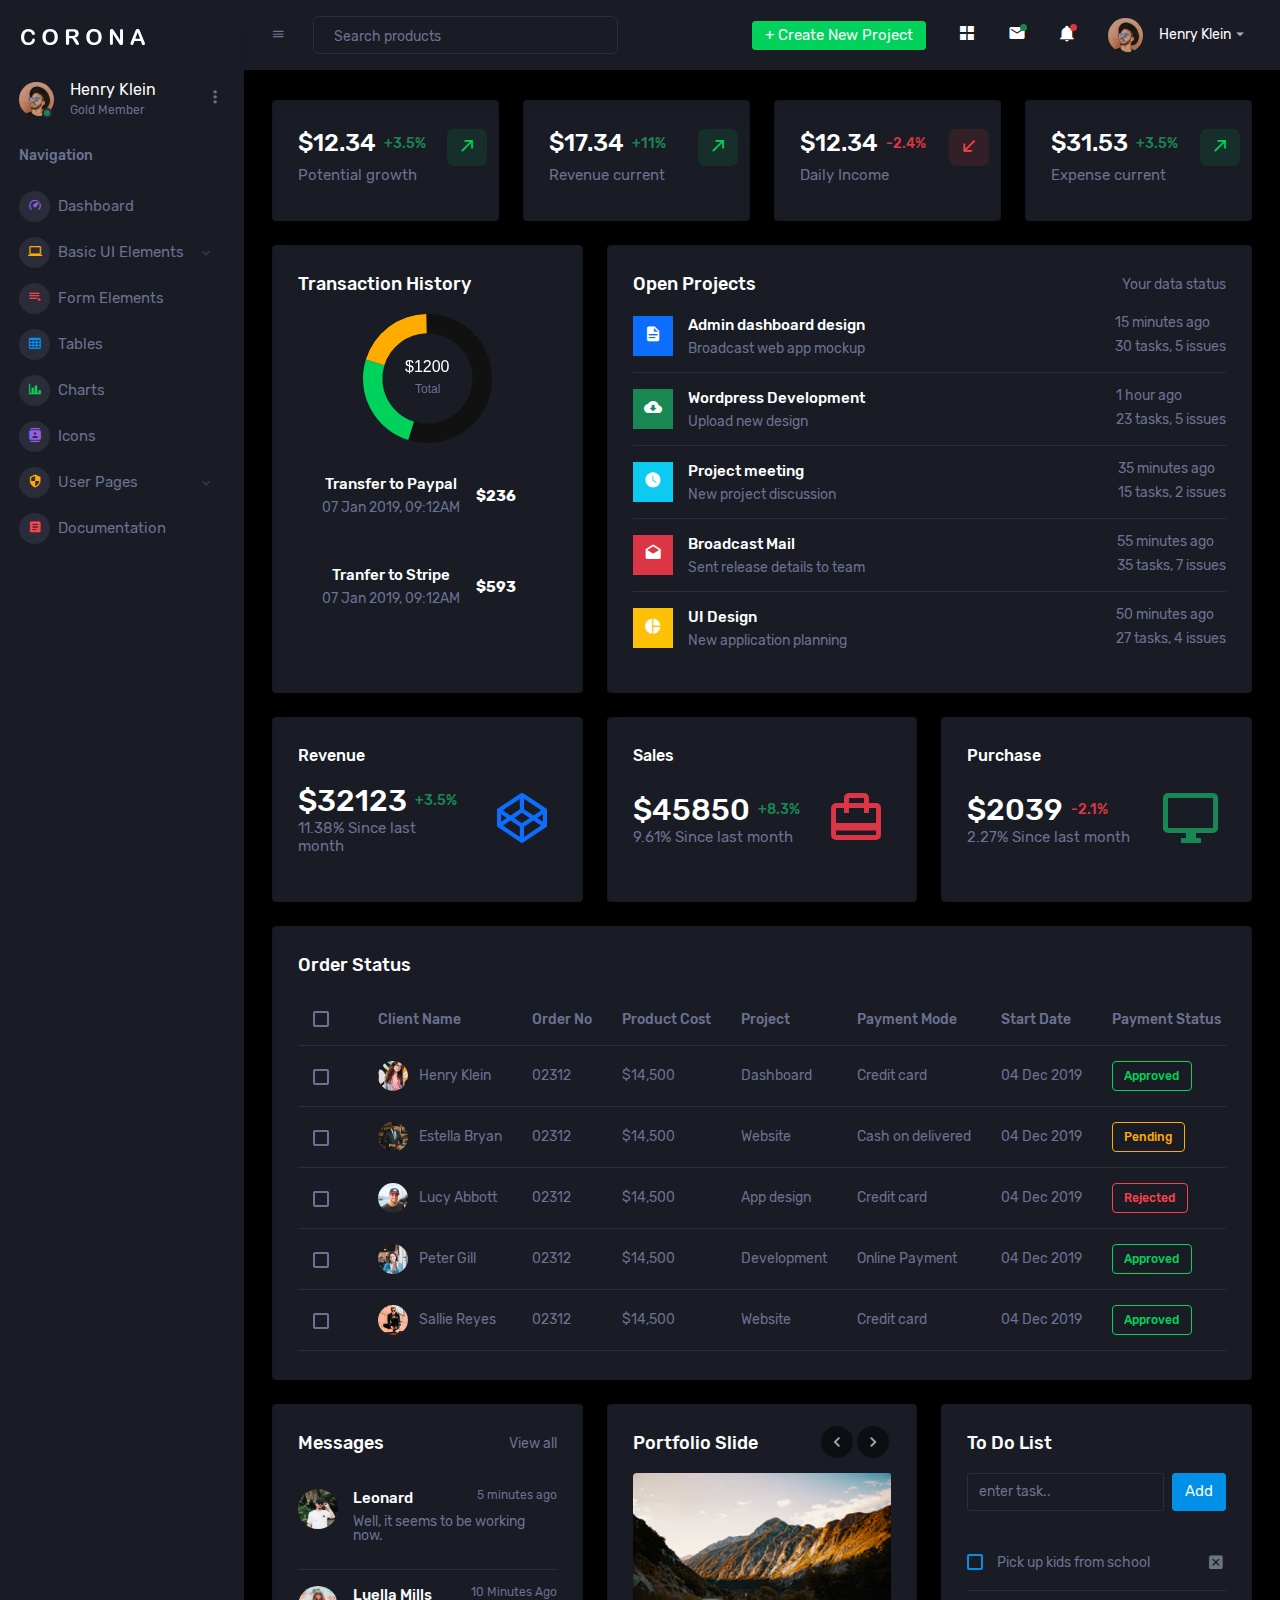
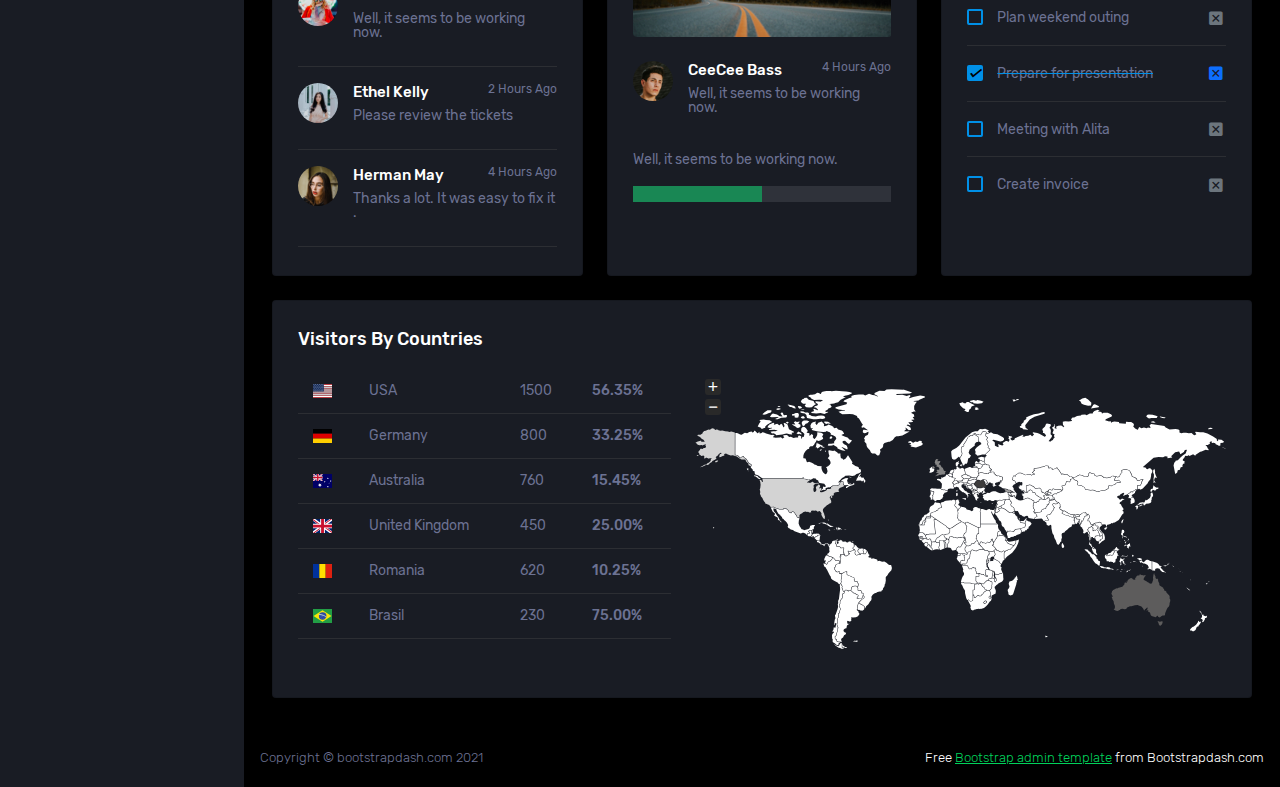
<file: AdminLayer/wwwroot/index2.html>
<!DOCTYPE html>
<html lang="en">

<head>
    <!-- Required meta tags -->
    <meta charset="utf-8">
    <meta name="viewport" content="width=device-width, initial-scale=1, shrink-to-fit=no">
    <title>Corona Admin</title>
    <!-- plugins:css -->
    <link rel="stylesheet" href="assets/vendors/mdi/css/materialdesignicons.min.css">
    <link rel="stylesheet" href="assets/vendors/css/vendor.bundle.base.css">
    <!-- endinject -->
    <!-- Plugin css for this page -->
    <link rel="stylesheet" href="assets/vendors/jvectormap/jquery-jvectormap.css">
    <link rel="stylesheet" href="assets/vendors/flag-icon-css/css/flag-icon.min.css">
    <link rel="stylesheet" href="assets/vendors/owl-carousel-2/owl.carousel.min.css">
    <link rel="stylesheet" href="assets/vendors/owl-carousel-2/owl.theme.default.min.css">
    <!-- End plugin css for this page -->
    <!-- inject:css -->
    <!-- endinject -->
    <!-- Layout styles -->
    <link rel="stylesheet" href="assets/css/style.css">
    <!-- End layout styles -->
    <link rel="shortcut icon" href="assets/images/favicon.png" />
</head>

<body>
    <div class="container-scroller">

        <!-- partial:partials/_sidebar.html -->
        <nav class="sidebar sidebar-offcanvas" id="sidebar">
            <div class="sidebar-brand-wrapper d-none d-lg-flex align-items-center justify-content-center fixed-top">
                <a class="sidebar-brand brand-logo" href="index.html"><img src="assets/images/logo.svg" alt="logo" /></a>
                <a class="sidebar-brand brand-logo-mini" href="index.html"><img src="assets/images/logo-mini.svg" alt="logo" /></a>
            </div>
            <ul class="nav">
                <li class="nav-item profile">
                    <div class="profile-desc">
                        <div class="profile-pic">
                            <div class="count-indicator">
                                <img class="img-xs rounded-circle " src="assets/images/faces/face15.jpg" alt="">
                                <span class="count bg-success"></span>
                            </div>
                            <div class="profile-name">
                                <h5 class="mb-0 font-weight-normal">Henry Klein</h5>
                                <span>Gold Member</span>
                            </div>
                        </div>
                        <a href="#" id="profile-dropdown" data-bs-toggle="dropdown"><i class="mdi mdi-dots-vertical"></i></a>
                        <div class="dropdown-menu dropdown-menu-right sidebar-dropdown preview-list" aria-labelledby="profile-dropdown">
                            <a href="#" class="dropdown-item preview-item">
                                <div class="preview-thumbnail">
                                    <div class="preview-icon bg-dark rounded-circle">
                                        <i class="mdi mdi-settings text-primary"></i>
                                    </div>
                                </div>
                                <div class="preview-item-content">
                                    <p class="preview-subject ellipsis mb-1 text-small">Account settings</p>
                                </div>
                            </a>
                            <div class="dropdown-divider"></div>
                            <a href="#" class="dropdown-item preview-item">
                                <div class="preview-thumbnail">
                                    <div class="preview-icon bg-dark rounded-circle">
                                        <i class="mdi mdi-onepassword  text-info"></i>
                                    </div>
                                </div>
                                <div class="preview-item-content">
                                    <p class="preview-subject ellipsis mb-1 text-small">Change Password</p>
                                </div>
                            </a>
                            <div class="dropdown-divider"></div>
                            <a href="#" class="dropdown-item preview-item">
                                <div class="preview-thumbnail">
                                    <div class="preview-icon bg-dark rounded-circle">
                                        <i class="mdi mdi-calendar-today text-success"></i>
                                    </div>
                                </div>
                                <div class="preview-item-content">
                                    <p class="preview-subject ellipsis mb-1 text-small">To-do list</p>
                                </div>
                            </a>
                        </div>
                    </div>
                </li>
                <li class="nav-item nav-category">
                    <span class="nav-link">Navigation</span>
                </li>
                <li class="nav-item menu-items">
                    <a class="nav-link" href="index.html">
                        <span class="menu-icon">
                <i class="mdi mdi-speedometer"></i>
              </span>
                        <span class="menu-title">Dashboard</span>
                    </a>
                </li>
                <li class="nav-item menu-items">
                    <a class="nav-link" data-bs-toggle="collapse" href="#ui-basic" aria-expanded="false" aria-controls="ui-basic">
                        <span class="menu-icon">
                <i class="mdi mdi-laptop"></i>
              </span>
                        <span class="menu-title">Basic UI Elements</span>
                        <i class="menu-arrow"></i>
                    </a>
                    <div class="collapse" id="ui-basic">
                        <ul class="nav flex-column sub-menu">
                            <li class="nav-item"> <a class="nav-link" href="pages/ui-features/buttons.html">Buttons</a></li>
                            <li class="nav-item"> <a class="nav-link" href="pages/ui-features/dropdowns.html">Dropdowns</a></li>
                            <li class="nav-item"> <a class="nav-link" href="pages/ui-features/typography.html">Typography</a></li>
                        </ul>
                    </div>
                </li>
                <li class="nav-item menu-items">
                    <a class="nav-link" href="pages/forms/basic_elements.html">
                        <span class="menu-icon">
                <i class="mdi mdi-playlist-play"></i>
              </span>
                        <span class="menu-title">Form Elements</span>
                    </a>
                </li>
                <li class="nav-item menu-items">
                    <a class="nav-link" href="pages/tables/basic-table.html">
                        <span class="menu-icon">
                <i class="mdi mdi-table-large"></i>
              </span>
                        <span class="menu-title">Tables</span>
                    </a>
                </li>
                <li class="nav-item menu-items">
                    <a class="nav-link" href="pages/charts/chartjs.html">
                        <span class="menu-icon">
                <i class="mdi mdi-chart-bar"></i>
              </span>
                        <span class="menu-title">Charts</span>
                    </a>
                </li>
                <li class="nav-item menu-items">
                    <a class="nav-link" href="pages/icons/mdi.html">
                        <span class="menu-icon">
                <i class="mdi mdi-contacts"></i>
              </span>
                        <span class="menu-title">Icons</span>
                    </a>
                </li>
                <li class="nav-item menu-items">
                    <a class="nav-link" data-bs-toggle="collapse" href="#auth" aria-expanded="false" aria-controls="auth">
                        <span class="menu-icon">
                <i class="mdi mdi-security"></i>
              </span>
                        <span class="menu-title">User Pages</span>
                        <i class="menu-arrow"></i>
                    </a>
                    <div class="collapse" id="auth">
                        <ul class="nav flex-column sub-menu">
                            <li class="nav-item"> <a class="nav-link" href="pages/samples/blank-page.html"> Blank Page </a></li>
                            <li class="nav-item"> <a class="nav-link" href="pages/samples/error-404.html"> 404 </a></li>
                            <li class="nav-item"> <a class="nav-link" href="pages/samples/error-500.html"> 500 </a></li>
                            <li class="nav-item"> <a class="nav-link" href="pages/samples/login.html"> Login </a></li>
                            <li class="nav-item"> <a class="nav-link" href="pages/samples/register.html"> Register </a></li>
                        </ul>
                    </div>
                </li>
                <li class="nav-item menu-items">
                    <a class="nav-link" href="http://www.bootstrapdash.com/demo/corona-free/jquery/documentation/documentation.html">
                        <span class="menu-icon">
                <i class="mdi mdi-file-document-box"></i>
              </span>
                        <span class="menu-title">Documentation</span>
                    </a>
                </li>
            </ul>
        </nav>
        <!-- partial -->
        <div class="container-fluid page-body-wrapper">
            <!-- partial:partials/_navbar.html -->
            <nav class="navbar p-0 fixed-top d-flex flex-row">
                <div class="navbar-brand-wrapper d-flex d-lg-none align-items-center justify-content-center">
                    <a class="navbar-brand brand-logo-mini" href="index.html"><img src="assets/images/logo-mini.svg" alt="logo" /></a>
                </div>
                <div class="navbar-menu-wrapper flex-grow d-flex align-items-stretch">
                    <button class="navbar-toggler navbar-toggler align-self-center" type="button" data-toggle="minimize">
              <span class="mdi mdi-menu"></span>
            </button>
                    <ul class="navbar-nav w-100">
                        <li class="nav-item w-100">
                            <form class="nav-link mt-2 mt-md-0 d-none d-lg-flex search">
                                <input type="text" class="form-control" placeholder="Search products">
                            </form>
                        </li>
                    </ul>
                    <ul class="navbar-nav navbar-nav-right">
                        <li class="nav-item dropdown d-none d-lg-block">
                            <a class="nav-link btn btn-success create-new-button" id="createbuttonDropdown" data-bs-toggle="dropdown" aria-expanded="false" href="#">+ Create New Project</a>
                            <div class="dropdown-menu dropdown-menu-right navbar-dropdown preview-list" aria-labelledby="createbuttonDropdown">
                                <h6 class="p-3 mb-0">Projects</h6>
                                <div class="dropdown-divider"></div>
                                <a class="dropdown-item preview-item">
                                    <div class="preview-thumbnail">
                                        <div class="preview-icon bg-dark rounded-circle">
                                            <i class="mdi mdi-file-outline text-primary"></i>
                                        </div>
                                    </div>
                                    <div class="preview-item-content">
                                        <p class="preview-subject ellipsis mb-1">Software Development</p>
                                    </div>
                                </a>
                                <div class="dropdown-divider"></div>
                                <a class="dropdown-item preview-item">
                                    <div class="preview-thumbnail">
                                        <div class="preview-icon bg-dark rounded-circle">
                                            <i class="mdi mdi-web text-info"></i>
                                        </div>
                                    </div>
                                    <div class="preview-item-content">
                                        <p class="preview-subject ellipsis mb-1">UI Development</p>
                                    </div>
                                </a>
                                <div class="dropdown-divider"></div>
                                <a class="dropdown-item preview-item">
                                    <div class="preview-thumbnail">
                                        <div class="preview-icon bg-dark rounded-circle">
                                            <i class="mdi mdi-layers text-danger"></i>
                                        </div>
                                    </div>
                                    <div class="preview-item-content">
                                        <p class="preview-subject ellipsis mb-1">Software Testing</p>
                                    </div>
                                </a>
                                <div class="dropdown-divider"></div>
                                <p class="p-3 mb-0 text-center">See all projects</p>
                            </div>
                        </li>
                        <li class="nav-item nav-settings d-none d-lg-block">
                            <a class="nav-link" href="#">
                                <i class="mdi mdi-view-grid"></i>
                            </a>
                        </li>
                        <li class="nav-item dropdown border-left">
                            <a class="nav-link count-indicator dropdown-toggle" id="messageDropdown" href="#" data-bs-toggle="dropdown" aria-expanded="false">
                                <i class="mdi mdi-email"></i>
                                <span class="count bg-success"></span>
                            </a>
                            <div class="dropdown-menu dropdown-menu-right navbar-dropdown preview-list" aria-labelledby="messageDropdown">
                                <h6 class="p-3 mb-0">Messages</h6>
                                <div class="dropdown-divider"></div>
                                <a class="dropdown-item preview-item">
                                    <div class="preview-thumbnail">
                                        <img src="assets/images/faces/face4.jpg" alt="image" class="rounded-circle profile-pic">
                                    </div>
                                    <div class="preview-item-content">
                                        <p class="preview-subject ellipsis mb-1">Mark send you a message</p>
                                        <p class="text-muted mb-0"> 1 Minutes ago </p>
                                    </div>
                                </a>
                                <div class="dropdown-divider"></div>
                                <a class="dropdown-item preview-item">
                                    <div class="preview-thumbnail">
                                        <img src="assets/images/faces/face2.jpg" alt="image" class="rounded-circle profile-pic">
                                    </div>
                                    <div class="preview-item-content">
                                        <p class="preview-subject ellipsis mb-1">Cregh send you a message</p>
                                        <p class="text-muted mb-0"> 15 Minutes ago </p>
                                    </div>
                                </a>
                                <div class="dropdown-divider"></div>
                                <a class="dropdown-item preview-item">
                                    <div class="preview-thumbnail">
                                        <img src="assets/images/faces/face3.jpg" alt="image" class="rounded-circle profile-pic">
                                    </div>
                                    <div class="preview-item-content">
                                        <p class="preview-subject ellipsis mb-1">Profile picture updated</p>
                                        <p class="text-muted mb-0"> 18 Minutes ago </p>
                                    </div>
                                </a>
                                <div class="dropdown-divider"></div>
                                <p class="p-3 mb-0 text-center">4 new messages</p>
                            </div>
                        </li>
                        <li class="nav-item dropdown border-left">
                            <a class="nav-link count-indicator dropdown-toggle" id="notificationDropdown" href="#" data-bs-toggle="dropdown">
                                <i class="mdi mdi-bell"></i>
                                <span class="count bg-danger"></span>
                            </a>
                            <div class="dropdown-menu dropdown-menu-right navbar-dropdown preview-list" aria-labelledby="notificationDropdown">
                                <h6 class="p-3 mb-0">Notifications</h6>
                                <div class="dropdown-divider"></div>
                                <a class="dropdown-item preview-item">
                                    <div class="preview-thumbnail">
                                        <div class="preview-icon bg-dark rounded-circle">
                                            <i class="mdi mdi-calendar text-success"></i>
                                        </div>
                                    </div>
                                    <div class="preview-item-content">
                                        <p class="preview-subject mb-1">Event today</p>
                                        <p class="text-muted ellipsis mb-0"> Just a reminder that you have an event today </p>
                                    </div>
                                </a>
                                <div class="dropdown-divider"></div>
                                <a class="dropdown-item preview-item">
                                    <div class="preview-thumbnail">
                                        <div class="preview-icon bg-dark rounded-circle">
                                            <i class="mdi mdi-settings text-danger"></i>
                                        </div>
                                    </div>
                                    <div class="preview-item-content">
                                        <p class="preview-subject mb-1">Settings</p>
                                        <p class="text-muted ellipsis mb-0"> Update dashboard </p>
                                    </div>
                                </a>
                                <div class="dropdown-divider"></div>
                                <a class="dropdown-item preview-item">
                                    <div class="preview-thumbnail">
                                        <div class="preview-icon bg-dark rounded-circle">
                                            <i class="mdi mdi-link-variant text-warning"></i>
                                        </div>
                                    </div>
                                    <div class="preview-item-content">
                                        <p class="preview-subject mb-1">Launch Admin</p>
                                        <p class="text-muted ellipsis mb-0"> New admin wow! </p>
                                    </div>
                                </a>
                                <div class="dropdown-divider"></div>
                                <p class="p-3 mb-0 text-center">See all notifications</p>
                            </div>
                        </li>
                        <li class="nav-item dropdown">
                            <a class="nav-link" id="profileDropdown" href="#" data-bs-toggle="dropdown">
                                <div class="navbar-profile">
                                    <img class="img-xs rounded-circle" src="assets/images/faces/face15.jpg" alt="">
                                    <p class="mb-0 d-none d-sm-block navbar-profile-name">Henry Klein</p>
                                    <i class="mdi mdi-menu-down d-none d-sm-block"></i>
                                </div>
                            </a>
                            <div class="dropdown-menu dropdown-menu-right navbar-dropdown preview-list" aria-labelledby="profileDropdown">
                                <h6 class="p-3 mb-0">Profile</h6>
                                <div class="dropdown-divider"></div>
                                <a class="dropdown-item preview-item">
                                    <div class="preview-thumbnail">
                                        <div class="preview-icon bg-dark rounded-circle">
                                            <i class="mdi mdi-settings text-success"></i>
                                        </div>
                                    </div>
                                    <div class="preview-item-content">
                                        <p class="preview-subject mb-1">Settings</p>
                                    </div>
                                </a>
                                <div class="dropdown-divider"></div>
                                <a class="dropdown-item preview-item">
                                    <div class="preview-thumbnail">
                                        <div class="preview-icon bg-dark rounded-circle">
                                            <i class="mdi mdi-logout text-danger"></i>
                                        </div>
                                    </div>
                                    <div class="preview-item-content">
                                        <p class="preview-subject mb-1">Log out</p>
                                    </div>
                                </a>
                                <div class="dropdown-divider"></div>
                                <p class="p-3 mb-0 text-center">Advanced settings</p>
                            </div>
                        </li>
                    </ul>
                    <button class="navbar-toggler navbar-toggler-right d-lg-none align-self-center" type="button" data-toggle="offcanvas">
              <span class="mdi mdi-format-line-spacing"></span>
            </button>
                </div>
            </nav>
            <!-- partial -->
            <div class="main-panel">
                <div class="content-wrapper">

                    <div class="row">
                        <div class="col-xl-3 col-sm-6 grid-margin stretch-card">
                            <div class="card">
                                <div class="card-body">
                                    <div class="row">
                                        <div class="col-9">
                                            <div class="d-flex align-items-center align-self-start">
                                                <h3 class="mb-0">$12.34</h3>
                                                <p class="text-success ms-2 mb-0 font-weight-medium">+3.5%</p>
                                            </div>
                                        </div>
                                        <div class="col-3">
                                            <div class="icon icon-box-success ">
                                                <span class="mdi mdi-arrow-top-right icon-item"></span>
                                            </div>
                                        </div>
                                    </div>
                                    <h6 class="text-muted font-weight-normal">Potential growth</h6>
                                </div>
                            </div>
                        </div>
                        <div class="col-xl-3 col-sm-6 grid-margin stretch-card">
                            <div class="card">
                                <div class="card-body">
                                    <div class="row">
                                        <div class="col-9">
                                            <div class="d-flex align-items-center align-self-start">
                                                <h3 class="mb-0">$17.34</h3>
                                                <p class="text-success ms-2 mb-0 font-weight-medium">+11%</p>
                                            </div>
                                        </div>
                                        <div class="col-3">
                                            <div class="icon icon-box-success">
                                                <span class="mdi mdi-arrow-top-right icon-item"></span>
                                            </div>
                                        </div>
                                    </div>
                                    <h6 class="text-muted font-weight-normal">Revenue current</h6>
                                </div>
                            </div>
                        </div>
                        <div class="col-xl-3 col-sm-6 grid-margin stretch-card">
                            <div class="card">
                                <div class="card-body">
                                    <div class="row">
                                        <div class="col-9">
                                            <div class="d-flex align-items-center align-self-start">
                                                <h3 class="mb-0">$12.34</h3>
                                                <p class="text-danger ms-2 mb-0 font-weight-medium">-2.4%</p>
                                            </div>
                                        </div>
                                        <div class="col-3">
                                            <div class="icon icon-box-danger">
                                                <span class="mdi mdi-arrow-bottom-left icon-item"></span>
                                            </div>
                                        </div>
                                    </div>
                                    <h6 class="text-muted font-weight-normal">Daily Income</h6>
                                </div>
                            </div>
                        </div>
                        <div class="col-xl-3 col-sm-6 grid-margin stretch-card">
                            <div class="card">
                                <div class="card-body">
                                    <div class="row">
                                        <div class="col-9">
                                            <div class="d-flex align-items-center align-self-start">
                                                <h3 class="mb-0">$31.53</h3>
                                                <p class="text-success ms-2 mb-0 font-weight-medium">+3.5%</p>
                                            </div>
                                        </div>
                                        <div class="col-3">
                                            <div class="icon icon-box-success ">
                                                <span class="mdi mdi-arrow-top-right icon-item"></span>
                                            </div>
                                        </div>
                                    </div>
                                    <h6 class="text-muted font-weight-normal">Expense current</h6>
                                </div>
                            </div>
                        </div>
                    </div>
                    <div class="row">
                        <div class="col-md-4 grid-margin stretch-card">
                            <div class="card">
                                <div class="card-body">
                                    <h4 class="card-title">Transaction History</h4>
                                    <canvas id="transaction-history" class="transaction-chart"></canvas>
                                    <div class="bg-gray-dark d-flex d-md-block d-xl-flex flex-row py-3 px-4 px-md-3 px-xl-4 rounded mt-3">
                                        <div class="text-md-center text-xl-left">
                                            <h6 class="mb-1">Transfer to Paypal</h6>
                                            <p class="text-muted mb-0">07 Jan 2019, 09:12AM</p>
                                        </div>
                                        <div class="align-self-center flex-grow text-right text-md-center text-xl-right py-md-2 py-xl-0">
                                            <h6 class="font-weight-bold mb-0">$236</h6>
                                        </div>
                                    </div>
                                    <div class="bg-gray-dark d-flex d-md-block d-xl-flex flex-row py-3 px-4 px-md-3 px-xl-4 rounded mt-3">
                                        <div class="text-md-center text-xl-left">
                                            <h6 class="mb-1">Tranfer to Stripe</h6>
                                            <p class="text-muted mb-0">07 Jan 2019, 09:12AM</p>
                                        </div>
                                        <div class="align-self-center flex-grow text-right text-md-center text-xl-right py-md-2 py-xl-0">
                                            <h6 class="font-weight-bold mb-0">$593</h6>
                                        </div>
                                    </div>
                                </div>
                            </div>
                        </div>
                        <div class="col-md-8 grid-margin stretch-card">
                            <div class="card">
                                <div class="card-body">
                                    <div class="d-flex flex-row justify-content-between">
                                        <h4 class="card-title mb-1">Open Projects</h4>
                                        <p class="text-muted mb-1">Your data status</p>
                                    </div>
                                    <div class="row">
                                        <div class="col-12">
                                            <div class="preview-list">
                                                <div class="preview-item border-bottom">
                                                    <div class="preview-thumbnail">
                                                        <div class="preview-icon bg-primary">
                                                            <i class="mdi mdi-file-document"></i>
                                                        </div>
                                                    </div>
                                                    <div class="preview-item-content d-sm-flex flex-grow">
                                                        <div class="flex-grow">
                                                            <h6 class="preview-subject">Admin dashboard design</h6>
                                                            <p class="text-muted mb-0">Broadcast web app mockup</p>
                                                        </div>
                                                        <div class="me-auto text-sm-right pt-2 pt-sm-0">
                                                            <p class="text-muted">15 minutes ago</p>
                                                            <p class="text-muted mb-0">30 tasks, 5 issues </p>
                                                        </div>
                                                    </div>
                                                </div>
                                                <div class="preview-item border-bottom">
                                                    <div class="preview-thumbnail">
                                                        <div class="preview-icon bg-success">
                                                            <i class="mdi mdi-cloud-download"></i>
                                                        </div>
                                                    </div>
                                                    <div class="preview-item-content d-sm-flex flex-grow">
                                                        <div class="flex-grow">
                                                            <h6 class="preview-subject">Wordpress Development</h6>
                                                            <p class="text-muted mb-0">Upload new design</p>
                                                        </div>
                                                        <div class="me-auto text-sm-right pt-2 pt-sm-0">
                                                            <p class="text-muted">1 hour ago</p>
                                                            <p class="text-muted mb-0">23 tasks, 5 issues </p>
                                                        </div>
                                                    </div>
                                                </div>
                                                <div class="preview-item border-bottom">
                                                    <div class="preview-thumbnail">
                                                        <div class="preview-icon bg-info">
                                                            <i class="mdi mdi-clock"></i>
                                                        </div>
                                                    </div>
                                                    <div class="preview-item-content d-sm-flex flex-grow">
                                                        <div class="flex-grow">
                                                            <h6 class="preview-subject">Project meeting</h6>
                                                            <p class="text-muted mb-0">New project discussion</p>
                                                        </div>
                                                        <div class="me-auto text-sm-right pt-2 pt-sm-0">
                                                            <p class="text-muted">35 minutes ago</p>
                                                            <p class="text-muted mb-0">15 tasks, 2 issues</p>
                                                        </div>
                                                    </div>
                                                </div>
                                                <div class="preview-item border-bottom">
                                                    <div class="preview-thumbnail">
                                                        <div class="preview-icon bg-danger">
                                                            <i class="mdi mdi-email-open"></i>
                                                        </div>
                                                    </div>
                                                    <div class="preview-item-content d-sm-flex flex-grow">
                                                        <div class="flex-grow">
                                                            <h6 class="preview-subject">Broadcast Mail</h6>
                                                            <p class="text-muted mb-0">Sent release details to team</p>
                                                        </div>
                                                        <div class="me-auto text-sm-right pt-2 pt-sm-0">
                                                            <p class="text-muted">55 minutes ago</p>
                                                            <p class="text-muted mb-0">35 tasks, 7 issues </p>
                                                        </div>
                                                    </div>
                                                </div>
                                                <div class="preview-item">
                                                    <div class="preview-thumbnail">
                                                        <div class="preview-icon bg-warning">
                                                            <i class="mdi mdi-chart-pie"></i>
                                                        </div>
                                                    </div>
                                                    <div class="preview-item-content d-sm-flex flex-grow">
                                                        <div class="flex-grow">
                                                            <h6 class="preview-subject">UI Design</h6>
                                                            <p class="text-muted mb-0">New application planning</p>
                                                        </div>
                                                        <div class="me-auto text-sm-right pt-2 pt-sm-0">
                                                            <p class="text-muted">50 minutes ago</p>
                                                            <p class="text-muted mb-0">27 tasks, 4 issues </p>
                                                        </div>
                                                    </div>
                                                </div>
                                            </div>
                                        </div>
                                    </div>
                                </div>
                            </div>
                        </div>
                    </div>
                    <div class="row">
                        <div class="col-sm-4 grid-margin">
                            <div class="card">
                                <div class="card-body">
                                    <h5>Revenue</h5>
                                    <div class="row">
                                        <div class="col-8 col-sm-12 col-xl-8 my-auto">
                                            <div class="d-flex d-sm-block d-md-flex align-items-center">
                                                <h2 class="mb-0">$32123</h2>
                                                <p class="text-success ms-2 mb-0 font-weight-medium">+3.5%</p>
                                            </div>
                                            <h6 class="text-muted font-weight-normal">11.38% Since last month</h6>
                                        </div>
                                        <div class="col-4 col-sm-12 col-xl-4 text-center text-xl-right">
                                            <i class="icon-lg mdi mdi-codepen text-primary ms-auto"></i>
                                        </div>
                                    </div>
                                </div>
                            </div>
                        </div>
                        <div class="col-sm-4 grid-margin">
                            <div class="card">
                                <div class="card-body">
                                    <h5>Sales</h5>
                                    <div class="row">
                                        <div class="col-8 col-sm-12 col-xl-8 my-auto">
                                            <div class="d-flex d-sm-block d-md-flex align-items-center">
                                                <h2 class="mb-0">$45850</h2>
                                                <p class="text-success ms-2 mb-0 font-weight-medium">+8.3%</p>
                                            </div>
                                            <h6 class="text-muted font-weight-normal"> 9.61% Since last month</h6>
                                        </div>
                                        <div class="col-4 col-sm-12 col-xl-4 text-center text-xl-right">
                                            <i class="icon-lg mdi mdi-wallet-travel text-danger ms-auto"></i>
                                        </div>
                                    </div>
                                </div>
                            </div>
                        </div>
                        <div class="col-sm-4 grid-margin">
                            <div class="card">
                                <div class="card-body">
                                    <h5>Purchase</h5>
                                    <div class="row">
                                        <div class="col-8 col-sm-12 col-xl-8 my-auto">
                                            <div class="d-flex d-sm-block d-md-flex align-items-center">
                                                <h2 class="mb-0">$2039</h2>
                                                <p class="text-danger ms-2 mb-0 font-weight-medium">-2.1% </p>
                                            </div>
                                            <h6 class="text-muted font-weight-normal">2.27% Since last month</h6>
                                        </div>
                                        <div class="col-4 col-sm-12 col-xl-4 text-center text-xl-right">
                                            <i class="icon-lg mdi mdi-monitor text-success ms-auto"></i>
                                        </div>
                                    </div>
                                </div>
                            </div>
                        </div>
                    </div>
                    <div class="row ">
                        <div class="col-12 grid-margin">
                            <div class="card">
                                <div class="card-body">
                                    <h4 class="card-title">Order Status</h4>
                                    <div class="table-responsive">
                                        <table class="table">
                                            <thead>
                                                <tr>
                                                    <th>
                                                        <div class="form-check form-check-muted m-0">
                                                            <label class="form-check-label">
                                  <input type="checkbox" class="form-check-input">
                                </label>
                                                        </div>
                                                    </th>
                                                    <th> Client Name </th>
                                                    <th> Order No </th>
                                                    <th> Product Cost </th>
                                                    <th> Project </th>
                                                    <th> Payment Mode </th>
                                                    <th> Start Date </th>
                                                    <th> Payment Status </th>
                                                </tr>
                                            </thead>
                                            <tbody>
                                                <tr>
                                                    <td>
                                                        <div class="form-check form-check-muted m-0">
                                                            <label class="form-check-label">
                                  <input type="checkbox" class="form-check-input">
                                </label>
                                                        </div>
                                                    </td>
                                                    <td>
                                                        <img src="assets/images/faces/face1.jpg" alt="image" />
                                                        <span class="ps-2">Henry Klein</span>
                                                    </td>
                                                    <td> 02312 </td>
                                                    <td> $14,500 </td>
                                                    <td> Dashboard </td>
                                                    <td> Credit card </td>
                                                    <td> 04 Dec 2019 </td>
                                                    <td>
                                                        <div class="badge badge-outline-success">Approved</div>
                                                    </td>
                                                </tr>
                                                <tr>
                                                    <td>
                                                        <div class="form-check form-check-muted m-0">
                                                            <label class="form-check-label">
                                  <input type="checkbox" class="form-check-input">
                                </label>
                                                        </div>
                                                    </td>
                                                    <td>
                                                        <img src="assets/images/faces/face2.jpg" alt="image" />
                                                        <span class="ps-2">Estella Bryan</span>
                                                    </td>
                                                    <td> 02312 </td>
                                                    <td> $14,500 </td>
                                                    <td> Website </td>
                                                    <td> Cash on delivered </td>
                                                    <td> 04 Dec 2019 </td>
                                                    <td>
                                                        <div class="badge badge-outline-warning">Pending</div>
                                                    </td>
                                                </tr>
                                                <tr>
                                                    <td>
                                                        <div class="form-check form-check-muted m-0">
                                                            <label class="form-check-label">
                                  <input type="checkbox" class="form-check-input">
                                </label>
                                                        </div>
                                                    </td>
                                                    <td>
                                                        <img src="assets/images/faces/face5.jpg" alt="image" />
                                                        <span class="ps-2">Lucy Abbott</span>
                                                    </td>
                                                    <td> 02312 </td>
                                                    <td> $14,500 </td>
                                                    <td> App design </td>
                                                    <td> Credit card </td>
                                                    <td> 04 Dec 2019 </td>
                                                    <td>
                                                        <div class="badge badge-outline-danger">Rejected</div>
                                                    </td>
                                                </tr>
                                                <tr>
                                                    <td>
                                                        <div class="form-check form-check-muted m-0">
                                                            <label class="form-check-label">
                                  <input type="checkbox" class="form-check-input">
                                </label>
                                                        </div>
                                                    </td>
                                                    <td>
                                                        <img src="assets/images/faces/face3.jpg" alt="image" />
                                                        <span class="ps-2">Peter Gill</span>
                                                    </td>
                                                    <td> 02312 </td>
                                                    <td> $14,500 </td>
                                                    <td> Development </td>
                                                    <td> Online Payment </td>
                                                    <td> 04 Dec 2019 </td>
                                                    <td>
                                                        <div class="badge badge-outline-success">Approved</div>
                                                    </td>
                                                </tr>
                                                <tr>
                                                    <td>
                                                        <div class="form-check form-check-muted m-0">
                                                            <label class="form-check-label">
                                  <input type="checkbox" class="form-check-input">
                                </label>
                                                        </div>
                                                    </td>
                                                    <td>
                                                        <img src="assets/images/faces/face4.jpg" alt="image" />
                                                        <span class="ps-2">Sallie Reyes</span>
                                                    </td>
                                                    <td> 02312 </td>
                                                    <td> $14,500 </td>
                                                    <td> Website </td>
                                                    <td> Credit card </td>
                                                    <td> 04 Dec 2019 </td>
                                                    <td>
                                                        <div class="badge badge-outline-success">Approved</div>
                                                    </td>
                                                </tr>
                                            </tbody>
                                        </table>
                                    </div>
                                </div>
                            </div>
                        </div>
                    </div>
                    <div class="row">
                        <div class="col-md-6 col-xl-4 grid-margin stretch-card">
                            <div class="card">
                                <div class="card-body">
                                    <div class="d-flex flex-row justify-content-between">
                                        <h4 class="card-title">Messages</h4>
                                        <p class="text-muted mb-1 small">View all</p>
                                    </div>
                                    <div class="preview-list">
                                        <div class="preview-item border-bottom">
                                            <div class="preview-thumbnail">
                                                <img src="assets/images/faces/face6.jpg" alt="image" class="rounded-circle" />
                                            </div>
                                            <div class="preview-item-content d-flex flex-grow">
                                                <div class="flex-grow">
                                                    <div class="d-flex d-md-block d-xl-flex justify-content-between">
                                                        <h6 class="preview-subject">Leonard</h6>
                                                        <p class="text-muted text-small">5 minutes ago</p>
                                                    </div>
                                                    <p class="text-muted">Well, it seems to be working now.</p>
                                                </div>
                                            </div>
                                        </div>
                                        <div class="preview-item border-bottom">
                                            <div class="preview-thumbnail">
                                                <img src="assets/images/faces/face8.jpg" alt="image" class="rounded-circle" />
                                            </div>
                                            <div class="preview-item-content d-flex flex-grow">
                                                <div class="flex-grow">
                                                    <div class="d-flex d-md-block d-xl-flex justify-content-between">
                                                        <h6 class="preview-subject">Luella Mills</h6>
                                                        <p class="text-muted text-small">10 Minutes Ago</p>
                                                    </div>
                                                    <p class="text-muted">Well, it seems to be working now.</p>
                                                </div>
                                            </div>
                                        </div>
                                        <div class="preview-item border-bottom">
                                            <div class="preview-thumbnail">
                                                <img src="assets/images/faces/face9.jpg" alt="image" class="rounded-circle" />
                                            </div>
                                            <div class="preview-item-content d-flex flex-grow">
                                                <div class="flex-grow">
                                                    <div class="d-flex d-md-block d-xl-flex justify-content-between">
                                                        <h6 class="preview-subject">Ethel Kelly</h6>
                                                        <p class="text-muted text-small">2 Hours Ago</p>
                                                    </div>
                                                    <p class="text-muted">Please review the tickets</p>
                                                </div>
                                            </div>
                                        </div>
                                        <div class="preview-item border-bottom">
                                            <div class="preview-thumbnail">
                                                <img src="assets/images/faces/face11.jpg" alt="image" class="rounded-circle" />
                                            </div>
                                            <div class="preview-item-content d-flex flex-grow">
                                                <div class="flex-grow">
                                                    <div class="d-flex d-md-block d-xl-flex justify-content-between">
                                                        <h6 class="preview-subject">Herman May</h6>
                                                        <p class="text-muted text-small">4 Hours Ago</p>
                                                    </div>
                                                    <p class="text-muted">Thanks a lot. It was easy to fix it .</p>
                                                </div>
                                            </div>
                                        </div>
                                    </div>
                                </div>
                            </div>
                        </div>
                        <div class="col-md-6 col-xl-4 grid-margin stretch-card">
                            <div class="card">
                                <div class="card-body">
                                    <h4 class="card-title">Portfolio Slide</h4>
                                    <div class="owl-carousel owl-theme full-width owl-carousel-dash portfolio-carousel" id="owl-carousel-basic">
                                        <div class="item">
                                            <img src="assets/images/dashboard/Rectangle.jpg" alt="">
                                        </div>
                                        <div class="item">
                                            <img src="assets/images/dashboard/Img_5.jpg" alt="">
                                        </div>
                                        <div class="item">
                                            <img src="assets/images/dashboard/img_6.jpg" alt="">
                                        </div>
                                    </div>
                                    <div class="d-flex py-4">
                                        <div class="preview-list w-100">
                                            <div class="preview-item p-0">
                                                <div class="preview-thumbnail">
                                                    <img src="assets/images/faces/face12.jpg" class="rounded-circle" alt="">
                                                </div>
                                                <div class="preview-item-content d-flex flex-grow">
                                                    <div class="flex-grow">
                                                        <div class="d-flex d-md-block d-xl-flex justify-content-between">
                                                            <h6 class="preview-subject">CeeCee Bass</h6>
                                                            <p class="text-muted text-small">4 Hours Ago</p>
                                                        </div>
                                                        <p class="text-muted">Well, it seems to be working now.</p>
                                                    </div>
                                                </div>
                                            </div>
                                        </div>
                                    </div>
                                    <p class="text-muted">Well, it seems to be working now. </p>
                                    <div class="progress progress-md portfolio-progress">
                                        <div class="progress-bar bg-success" role="progressbar" style="width: 50%" aria-valuenow="25" aria-valuemin="0" aria-valuemax="100"></div>
                                    </div>
                                </div>
                            </div>
                        </div>
                        <div class="col-md-12 col-xl-4 grid-margin stretch-card">
                            <div class="card">
                                <div class="card-body">
                                    <h4 class="card-title">To do list</h4>
                                    <div class="add-items d-flex">
                                        <input type="text" class="form-control todo-list-input" placeholder="enter task..">
                                        <button class="add btn btn-primary todo-list-add-btn">Add</button>
                                    </div>
                                    <div class="list-wrapper">
                                        <ul class="d-flex flex-column-reverse text-white todo-list todo-list-custom">
                                            <li>
                                                <div class="form-check form-check-primary">
                                                    <label class="form-check-label">
                              <input class="checkbox" type="checkbox"> Create invoice </label>
                                                </div>
                                                <i class="remove mdi mdi-close-box"></i>
                                            </li>
                                            <li>
                                                <div class="form-check form-check-primary">
                                                    <label class="form-check-label">
                              <input class="checkbox" type="checkbox"> Meeting with Alita </label>
                                                </div>
                                                <i class="remove mdi mdi-close-box"></i>
                                            </li>
                                            <li class="completed">
                                                <div class="form-check form-check-primary">
                                                    <label class="form-check-label">
                              <input class="checkbox" type="checkbox" checked> Prepare for presentation </label>
                                                </div>
                                                <i class="remove mdi mdi-close-box"></i>
                                            </li>
                                            <li>
                                                <div class="form-check form-check-primary">
                                                    <label class="form-check-label">
                              <input class="checkbox" type="checkbox"> Plan weekend outing </label>
                                                </div>
                                                <i class="remove mdi mdi-close-box"></i>
                                            </li>
                                            <li>
                                                <div class="form-check form-check-primary">
                                                    <label class="form-check-label">
                              <input class="checkbox" type="checkbox"> Pick up kids from school </label>
                                                </div>
                                                <i class="remove mdi mdi-close-box"></i>
                                            </li>
                                        </ul>
                                    </div>
                                </div>
                            </div>
                        </div>
                    </div>
                    <div class="row">
                        <div class="col-12">
                            <div class="card">
                                <div class="card-body">
                                    <h4 class="card-title">Visitors by Countries</h4>
                                    <div class="row">
                                        <div class="col-md-5">
                                            <div class="table-responsive">
                                                <table class="table">
                                                    <tbody>
                                                        <tr>
                                                            <td>
                                                                <i class="flag-icon flag-icon-us"></i>
                                                            </td>
                                                            <td>USA</td>
                                                            <td class="text-right"> 1500 </td>
                                                            <td class="text-right font-weight-medium"> 56.35% </td>
                                                        </tr>
                                                        <tr>
                                                            <td>
                                                                <i class="flag-icon flag-icon-de"></i>
                                                            </td>
                                                            <td>Germany</td>
                                                            <td class="text-right"> 800 </td>
                                                            <td class="text-right font-weight-medium"> 33.25% </td>
                                                        </tr>
                                                        <tr>
                                                            <td>
                                                                <i class="flag-icon flag-icon-au"></i>
                                                            </td>
                                                            <td>Australia</td>
                                                            <td class="text-right"> 760 </td>
                                                            <td class="text-right font-weight-medium"> 15.45% </td>
                                                        </tr>
                                                        <tr>
                                                            <td>
                                                                <i class="flag-icon flag-icon-gb"></i>
                                                            </td>
                                                            <td>United Kingdom</td>
                                                            <td class="text-right"> 450 </td>
                                                            <td class="text-right font-weight-medium"> 25.00% </td>
                                                        </tr>
                                                        <tr>
                                                            <td>
                                                                <i class="flag-icon flag-icon-ro"></i>
                                                            </td>
                                                            <td>Romania</td>
                                                            <td class="text-right"> 620 </td>
                                                            <td class="text-right font-weight-medium"> 10.25% </td>
                                                        </tr>
                                                        <tr>
                                                            <td>
                                                                <i class="flag-icon flag-icon-br"></i>
                                                            </td>
                                                            <td>Brasil</td>
                                                            <td class="text-right"> 230 </td>
                                                            <td class="text-right font-weight-medium"> 75.00% </td>
                                                        </tr>
                                                    </tbody>
                                                </table>
                                            </div>
                                        </div>
                                        <div class="col-md-7">
                                            <div id="audience-map" class="vector-map"></div>
                                        </div>
                                    </div>
                                </div>
                            </div>
                        </div>
                    </div>
                </div>
                <!-- content-wrapper ends -->
                <!-- partial:partials/_footer.html -->
                <footer class="footer">
                    <div class="d-sm-flex justify-content-center justify-content-sm-between">
                        <span class="text-muted d-block text-center text-sm-left d-sm-inline-block">Copyright © bootstrapdash.com 2021</span>
                        <span class="float-none float-sm-right d-block mt-1 mt-sm-0 text-center"> Free <a href="https://www.bootstrapdash.com/bootstrap-admin-template/" target="_blank">Bootstrap admin template</a> from Bootstrapdash.com</span>
                    </div>
                </footer>
                <!-- partial -->
            </div>
            <!-- main-panel ends -->
        </div>
        <!-- page-body-wrapper ends -->
    </div>
    <!-- container-scroller -->
    <!-- plugins:js -->
    <script src="assets/vendors/js/vendor.bundle.base.js"></script>
    <!-- endinject -->
    <!-- Plugin js for this page -->
    <script src="assets/vendors/chart.js/Chart.min.js"></script>
    <script src="assets/vendors/progressbar.js/progressbar.min.js"></script>
    <script src="assets/vendors/jvectormap/jquery-jvectormap.min.js"></script>
    <script src="assets/vendors/jvectormap/jquery-jvectormap-world-mill-en.js"></script>
    <script src="assets/vendors/owl-carousel-2/owl.carousel.min.js"></script>
    <script src="assets/js/jquery.cookie.js" type="text/javascript"></script>
    <!-- End plugin js for this page -->
    <!-- inject:js -->
    <script src="assets/js/off-canvas.js"></script>
    <script src="assets/js/hoverable-collapse.js"></script>
    <script src="assets/js/misc.js"></script>
    <script src="assets/js/settings.js"></script>
    <script src="assets/js/todolist.js"></script>
    <!-- endinject -->
    <!-- Custom js for this page -->
    <script src="assets/js/dashboard.js"></script>
    <!-- End custom js for this page -->
</body>

</html>
</file>
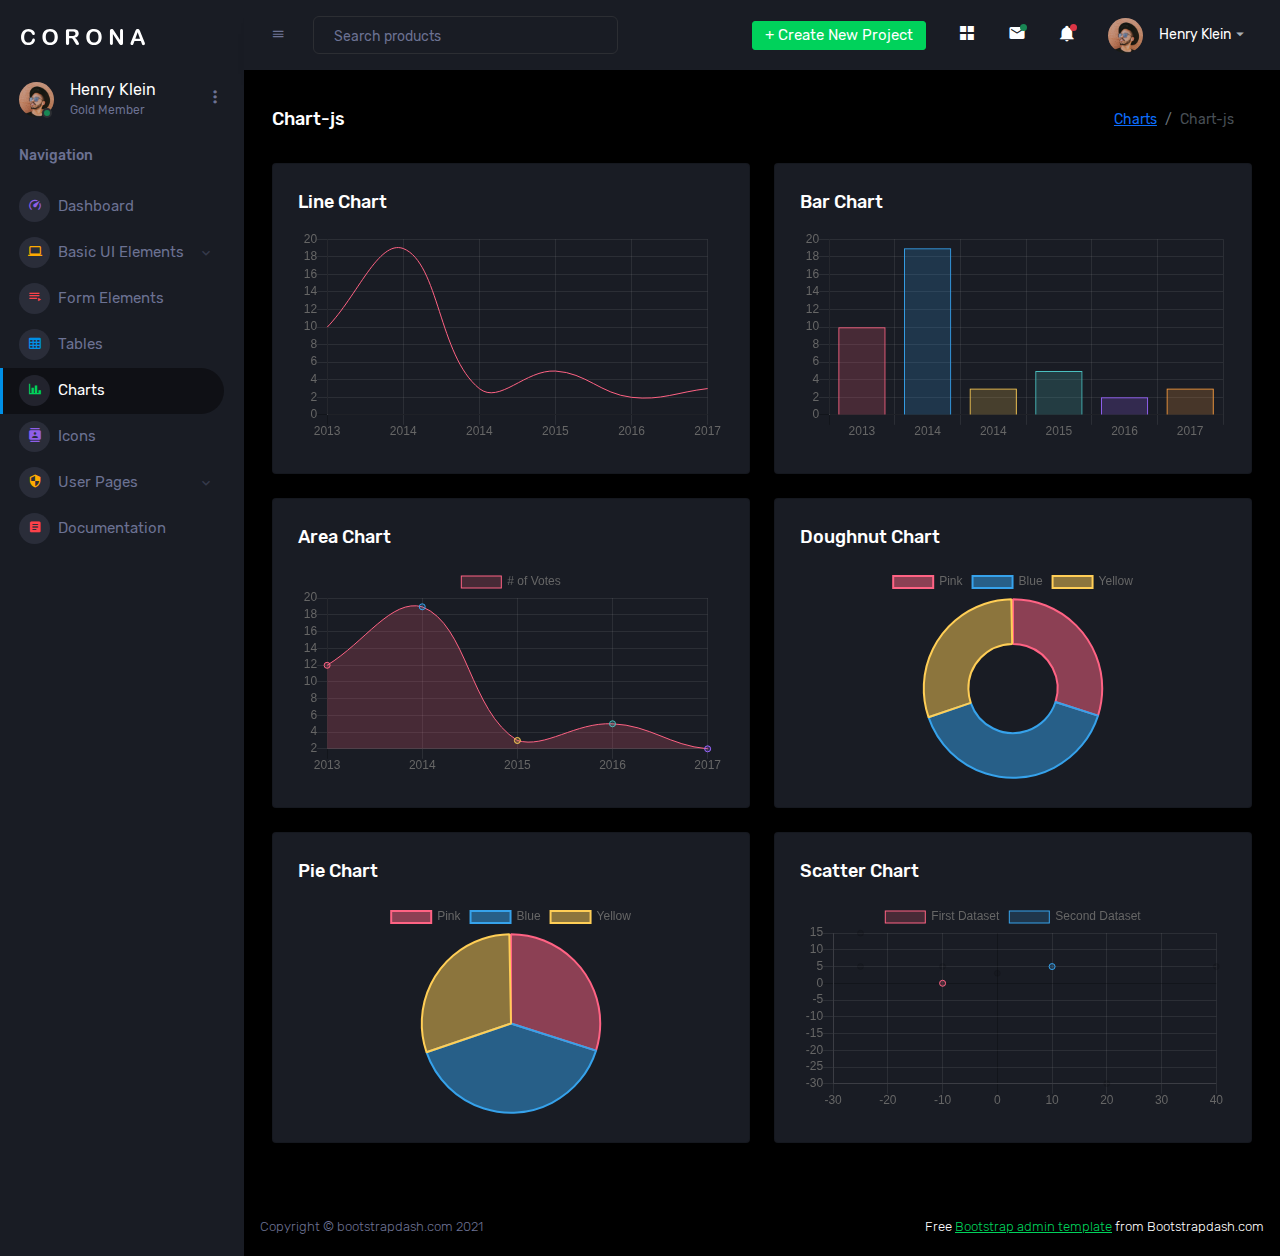
<file: AdminLayer/wwwroot/pages/charts/chartjs.html>
<!DOCTYPE html>
<html lang="en">
  <head>
    <!-- Required meta tags -->
    <meta charset="utf-8">
    <meta name="viewport" content="width=device-width, initial-scale=1, shrink-to-fit=no">
    <title>Corona Admin</title>
    <!-- plugins:css -->
    <link rel="stylesheet" href="../../assets/vendors/mdi/css/materialdesignicons.min.css">
    <link rel="stylesheet" href="../../assets/vendors/css/vendor.bundle.base.css">
    <!-- endinject -->
    <!-- Plugin css for this page -->
    <!-- End Plugin css for this page -->
    <!-- inject:css -->
    <!-- endinject -->
    <!-- Layout styles -->
    <link rel="stylesheet" href="../../assets/css/style.css">
    <!-- End layout styles -->
    <link rel="shortcut icon" href="../../assets/images/favicon.png" />
  </head>
  <body>
    <div class="container-scroller">
      <!-- partial:../../partials/_sidebar.html -->
      <nav class="sidebar sidebar-offcanvas" id="sidebar">
        <div class="sidebar-brand-wrapper d-none d-lg-flex align-items-center justify-content-center fixed-top">
          <a class="sidebar-brand brand-logo" href="../../index.html"><img src="../../assets/images/logo.svg" alt="logo" /></a>
          <a class="sidebar-brand brand-logo-mini" href="../../index.html"><img src="../../assets/images/logo-mini.svg" alt="logo" /></a>
        </div>
        <ul class="nav">
          <li class="nav-item profile">
            <div class="profile-desc">
              <div class="profile-pic">
                <div class="count-indicator">
                  <img class="img-xs rounded-circle " src="../../assets/images/faces/face15.jpg" alt="">
                  <span class="count bg-success"></span>
                </div>
                <div class="profile-name">
                  <h5 class="mb-0 font-weight-normal">Henry Klein</h5>
                  <span>Gold Member</span>
                </div>
              </div>
              <a href="#" id="profile-dropdown" data-bs-toggle="dropdown"><i class="mdi mdi-dots-vertical"></i></a>
              <div class="dropdown-menu dropdown-menu-right sidebar-dropdown preview-list" aria-labelledby="profile-dropdown">
                <a href="#" class="dropdown-item preview-item">
                  <div class="preview-thumbnail">
                    <div class="preview-icon bg-dark rounded-circle">
                      <i class="mdi mdi-settings text-primary"></i>
                    </div>
                  </div>
                  <div class="preview-item-content">
                    <p class="preview-subject ellipsis mb-1 text-small">Account settings</p>
                  </div>
                </a>
                <div class="dropdown-divider"></div>
                <a href="#" class="dropdown-item preview-item">
                  <div class="preview-thumbnail">
                    <div class="preview-icon bg-dark rounded-circle">
                      <i class="mdi mdi-onepassword  text-info"></i>
                    </div>
                  </div>
                  <div class="preview-item-content">
                    <p class="preview-subject ellipsis mb-1 text-small">Change Password</p>
                  </div>
                </a>
                <div class="dropdown-divider"></div>
                <a href="#" class="dropdown-item preview-item">
                  <div class="preview-thumbnail">
                    <div class="preview-icon bg-dark rounded-circle">
                      <i class="mdi mdi-calendar-today text-success"></i>
                    </div>
                  </div>
                  <div class="preview-item-content">
                    <p class="preview-subject ellipsis mb-1 text-small">To-do list</p>
                  </div>
                </a>
              </div>
            </div>
          </li>
          <li class="nav-item nav-category">
            <span class="nav-link">Navigation</span>
          </li>
          <li class="nav-item menu-items">
            <a class="nav-link" href="../../index.html">
              <span class="menu-icon">
                <i class="mdi mdi-speedometer"></i>
              </span>
              <span class="menu-title">Dashboard</span>
            </a>
          </li>
          <li class="nav-item menu-items">
            <a class="nav-link" data-bs-toggle="collapse" href="#ui-basic" aria-expanded="false" aria-controls="ui-basic">
              <span class="menu-icon">
                <i class="mdi mdi-laptop"></i>
              </span>
              <span class="menu-title">Basic UI Elements</span>
              <i class="menu-arrow"></i>
            </a>
            <div class="collapse" id="ui-basic">
              <ul class="nav flex-column sub-menu">
                <li class="nav-item"> <a class="nav-link" href="../../pages/ui-features/buttons.html">Buttons</a></li>
                <li class="nav-item"> <a class="nav-link" href="../../pages/ui-features/dropdowns.html">Dropdowns</a></li>
                <li class="nav-item"> <a class="nav-link" href="../../pages/ui-features/typography.html">Typography</a></li>
              </ul>
            </div>
          </li>
          <li class="nav-item menu-items">
            <a class="nav-link" href="../../pages/forms/basic_elements.html">
              <span class="menu-icon">
                <i class="mdi mdi-playlist-play"></i>
              </span>
              <span class="menu-title">Form Elements</span>
            </a>
          </li>
          <li class="nav-item menu-items">
            <a class="nav-link" href="../../pages/tables/basic-table.html">
              <span class="menu-icon">
                <i class="mdi mdi-table-large"></i>
              </span>
              <span class="menu-title">Tables</span>
            </a>
          </li>
          <li class="nav-item menu-items">
            <a class="nav-link" href="../../pages/charts/chartjs.html">
              <span class="menu-icon">
                <i class="mdi mdi-chart-bar"></i>
              </span>
              <span class="menu-title">Charts</span>
            </a>
          </li>
          <li class="nav-item menu-items">
            <a class="nav-link" href="../../pages/icons/mdi.html">
              <span class="menu-icon">
                <i class="mdi mdi-contacts"></i>
              </span>
              <span class="menu-title">Icons</span>
            </a>
          </li>
          <li class="nav-item menu-items">
            <a class="nav-link" data-bs-toggle="collapse" href="#auth" aria-expanded="false" aria-controls="auth">
              <span class="menu-icon">
                <i class="mdi mdi-security"></i>
              </span>
              <span class="menu-title">User Pages</span>
              <i class="menu-arrow"></i>
            </a>
            <div class="collapse" id="auth">
              <ul class="nav flex-column sub-menu">
                <li class="nav-item"> <a class="nav-link" href="../../pages/samples/blank-page.html"> Blank Page </a></li>
                <li class="nav-item"> <a class="nav-link" href="../../pages/samples/error-404.html"> 404 </a></li>
                <li class="nav-item"> <a class="nav-link" href="../../pages/samples/error-500.html"> 500 </a></li>
                <li class="nav-item"> <a class="nav-link" href="../../pages/samples/login.html"> Login </a></li>
                <li class="nav-item"> <a class="nav-link" href="../../pages/samples/register.html"> Register </a></li>
              </ul>
            </div>
          </li>
          <li class="nav-item menu-items">
            <a class="nav-link" href="http://www.bootstrapdash.com/demo/corona-free/jquery/documentation/documentation.html">
              <span class="menu-icon">
                <i class="mdi mdi-file-document-box"></i>
              </span>
              <span class="menu-title">Documentation</span>
            </a>
          </li>
        </ul>
      </nav>
      <!-- partial -->
      <div class="container-fluid page-body-wrapper">
        <!-- partial:../../partials/_navbar.html -->
        <nav class="navbar p-0 fixed-top d-flex flex-row">
          <div class="navbar-brand-wrapper d-flex d-lg-none align-items-center justify-content-center">
            <a class="navbar-brand brand-logo-mini" href="../../index.html"><img src="../../assets/images/logo-mini.svg" alt="logo" /></a>
          </div>
          <div class="navbar-menu-wrapper flex-grow d-flex align-items-stretch">
            <button class="navbar-toggler navbar-toggler align-self-center" type="button" data-toggle="minimize">
              <span class="mdi mdi-menu"></span>
            </button>
            <ul class="navbar-nav w-100">
              <li class="nav-item w-100">
                <form class="nav-link mt-2 mt-md-0 d-none d-lg-flex search">
                  <input type="text" class="form-control" placeholder="Search products">
                </form>
              </li>
            </ul>
            <ul class="navbar-nav navbar-nav-right">
              <li class="nav-item dropdown d-none d-lg-block">
                <a class="nav-link btn btn-success create-new-button" id="createbuttonDropdown" data-bs-toggle="dropdown" aria-expanded="false" href="#">+ Create New Project</a>
                <div class="dropdown-menu dropdown-menu-right navbar-dropdown preview-list" aria-labelledby="createbuttonDropdown">
                  <h6 class="p-3 mb-0">Projects</h6>
                  <div class="dropdown-divider"></div>
                  <a class="dropdown-item preview-item">
                    <div class="preview-thumbnail">
                      <div class="preview-icon bg-dark rounded-circle">
                        <i class="mdi mdi-file-outline text-primary"></i>
                      </div>
                    </div>
                    <div class="preview-item-content">
                      <p class="preview-subject ellipsis mb-1">Software Development</p>
                    </div>
                  </a>
                  <div class="dropdown-divider"></div>
                  <a class="dropdown-item preview-item">
                    <div class="preview-thumbnail">
                      <div class="preview-icon bg-dark rounded-circle">
                        <i class="mdi mdi-web text-info"></i>
                      </div>
                    </div>
                    <div class="preview-item-content">
                      <p class="preview-subject ellipsis mb-1">UI Development</p>
                    </div>
                  </a>
                  <div class="dropdown-divider"></div>
                  <a class="dropdown-item preview-item">
                    <div class="preview-thumbnail">
                      <div class="preview-icon bg-dark rounded-circle">
                        <i class="mdi mdi-layers text-danger"></i>
                      </div>
                    </div>
                    <div class="preview-item-content">
                      <p class="preview-subject ellipsis mb-1">Software Testing</p>
                    </div>
                  </a>
                  <div class="dropdown-divider"></div>
                  <p class="p-3 mb-0 text-center">See all projects</p>
                </div>
              </li>
              <li class="nav-item nav-settings d-none d-lg-block">
                <a class="nav-link" href="#">
                  <i class="mdi mdi-view-grid"></i>
                </a>
              </li>
              <li class="nav-item dropdown border-left">
                <a class="nav-link count-indicator dropdown-toggle" id="messageDropdown" href="#" data-bs-toggle="dropdown" aria-expanded="false">
                  <i class="mdi mdi-email"></i>
                  <span class="count bg-success"></span>
                </a>
                <div class="dropdown-menu dropdown-menu-right navbar-dropdown preview-list" aria-labelledby="messageDropdown">
                  <h6 class="p-3 mb-0">Messages</h6>
                  <div class="dropdown-divider"></div>
                  <a class="dropdown-item preview-item">
                    <div class="preview-thumbnail">
                      <img src="../../assets/images/faces/face4.jpg" alt="image" class="rounded-circle profile-pic">
                    </div>
                    <div class="preview-item-content">
                      <p class="preview-subject ellipsis mb-1">Mark send you a message</p>
                      <p class="text-muted mb-0"> 1 Minutes ago </p>
                    </div>
                  </a>
                  <div class="dropdown-divider"></div>
                  <a class="dropdown-item preview-item">
                    <div class="preview-thumbnail">
                      <img src="../../assets/images/faces/face2.jpg" alt="image" class="rounded-circle profile-pic">
                    </div>
                    <div class="preview-item-content">
                      <p class="preview-subject ellipsis mb-1">Cregh send you a message</p>
                      <p class="text-muted mb-0"> 15 Minutes ago </p>
                    </div>
                  </a>
                  <div class="dropdown-divider"></div>
                  <a class="dropdown-item preview-item">
                    <div class="preview-thumbnail">
                      <img src="../../assets/images/faces/face3.jpg" alt="image" class="rounded-circle profile-pic">
                    </div>
                    <div class="preview-item-content">
                      <p class="preview-subject ellipsis mb-1">Profile picture updated</p>
                      <p class="text-muted mb-0"> 18 Minutes ago </p>
                    </div>
                  </a>
                  <div class="dropdown-divider"></div>
                  <p class="p-3 mb-0 text-center">4 new messages</p>
                </div>
              </li>
              <li class="nav-item dropdown border-left">
                <a class="nav-link count-indicator dropdown-toggle" id="notificationDropdown" href="#" data-bs-toggle="dropdown">
                  <i class="mdi mdi-bell"></i>
                  <span class="count bg-danger"></span>
                </a>
                <div class="dropdown-menu dropdown-menu-right navbar-dropdown preview-list" aria-labelledby="notificationDropdown">
                  <h6 class="p-3 mb-0">Notifications</h6>
                  <div class="dropdown-divider"></div>
                  <a class="dropdown-item preview-item">
                    <div class="preview-thumbnail">
                      <div class="preview-icon bg-dark rounded-circle">
                        <i class="mdi mdi-calendar text-success"></i>
                      </div>
                    </div>
                    <div class="preview-item-content">
                      <p class="preview-subject mb-1">Event today</p>
                      <p class="text-muted ellipsis mb-0"> Just a reminder that you have an event today </p>
                    </div>
                  </a>
                  <div class="dropdown-divider"></div>
                  <a class="dropdown-item preview-item">
                    <div class="preview-thumbnail">
                      <div class="preview-icon bg-dark rounded-circle">
                        <i class="mdi mdi-settings text-danger"></i>
                      </div>
                    </div>
                    <div class="preview-item-content">
                      <p class="preview-subject mb-1">Settings</p>
                      <p class="text-muted ellipsis mb-0"> Update dashboard </p>
                    </div>
                  </a>
                  <div class="dropdown-divider"></div>
                  <a class="dropdown-item preview-item">
                    <div class="preview-thumbnail">
                      <div class="preview-icon bg-dark rounded-circle">
                        <i class="mdi mdi-link-variant text-warning"></i>
                      </div>
                    </div>
                    <div class="preview-item-content">
                      <p class="preview-subject mb-1">Launch Admin</p>
                      <p class="text-muted ellipsis mb-0"> New admin wow! </p>
                    </div>
                  </a>
                  <div class="dropdown-divider"></div>
                  <p class="p-3 mb-0 text-center">See all notifications</p>
                </div>
              </li>
              <li class="nav-item dropdown">
                <a class="nav-link" id="profileDropdown" href="#" data-bs-toggle="dropdown">
                  <div class="navbar-profile">
                    <img class="img-xs rounded-circle" src="../../assets/images/faces/face15.jpg" alt="">
                    <p class="mb-0 d-none d-sm-block navbar-profile-name">Henry Klein</p>
                    <i class="mdi mdi-menu-down d-none d-sm-block"></i>
                  </div>
                </a>
                <div class="dropdown-menu dropdown-menu-right navbar-dropdown preview-list" aria-labelledby="profileDropdown">
                  <h6 class="p-3 mb-0">Profile</h6>
                  <div class="dropdown-divider"></div>
                  <a class="dropdown-item preview-item">
                    <div class="preview-thumbnail">
                      <div class="preview-icon bg-dark rounded-circle">
                        <i class="mdi mdi-settings text-success"></i>
                      </div>
                    </div>
                    <div class="preview-item-content">
                      <p class="preview-subject mb-1">Settings</p>
                    </div>
                  </a>
                  <div class="dropdown-divider"></div>
                  <a class="dropdown-item preview-item">
                    <div class="preview-thumbnail">
                      <div class="preview-icon bg-dark rounded-circle">
                        <i class="mdi mdi-logout text-danger"></i>
                      </div>
                    </div>
                    <div class="preview-item-content">
                      <p class="preview-subject mb-1">Log out</p>
                    </div>
                  </a>
                  <div class="dropdown-divider"></div>
                  <p class="p-3 mb-0 text-center">Advanced settings</p>
                </div>
              </li>
            </ul>
            <button class="navbar-toggler navbar-toggler-right d-lg-none align-self-center" type="button" data-toggle="offcanvas">
              <span class="mdi mdi-format-line-spacing"></span>
            </button>
          </div>
        </nav>
        <!-- partial -->
        <div class="main-panel">
          <div class="content-wrapper">
            <div class="page-header">
              <h3 class="page-title"> Chart-js </h3>
              <nav aria-label="breadcrumb">
                <ol class="breadcrumb">
                  <li class="breadcrumb-item"><a href="#">Charts</a></li>
                  <li class="breadcrumb-item active" aria-current="page">Chart-js</li>
                </ol>
              </nav>
            </div>
            <div class="row">
              <div class="col-lg-6 grid-margin stretch-card">
                <div class="card">
                  <div class="card-body">
                    <h4 class="card-title">Line chart</h4>
                    <canvas id="lineChart" style="height:250px"></canvas>
                  </div>
                </div>
              </div>
              <div class="col-lg-6 grid-margin stretch-card">
                <div class="card">
                  <div class="card-body">
                    <h4 class="card-title">Bar chart</h4>
                    <canvas id="barChart" style="height:230px"></canvas>
                  </div>
                </div>
              </div>
            </div>
            <div class="row">
              <div class="col-lg-6 grid-margin stretch-card">
                <div class="card">
                  <div class="card-body">
                    <h4 class="card-title">Area chart</h4>
                    <canvas id="areaChart" style="height:250px"></canvas>
                  </div>
                </div>
              </div>
              <div class="col-lg-6 grid-margin stretch-card">
                <div class="card">
                  <div class="card-body">
                    <h4 class="card-title">Doughnut chart</h4>
                    <canvas id="doughnutChart" style="height:250px"></canvas>
                  </div>
                </div>
              </div>
            </div>
            <div class="row">
              <div class="col-lg-6 grid-margin stretch-card">
                <div class="card">
                  <div class="card-body">
                    <h4 class="card-title">Pie chart</h4>
                    <canvas id="pieChart" style="height:250px"></canvas>
                  </div>
                </div>
              </div>
              <div class="col-lg-6 grid-margin stretch-card">
                <div class="card">
                  <div class="card-body">
                    <h4 class="card-title">Scatter chart</h4>
                    <canvas id="scatterChart" style="height:250px"></canvas>
                  </div>
                </div>
              </div>
            </div>
          </div>
          <!-- content-wrapper ends -->
          <!-- partial:../../partials/_footer.html -->
          <footer class="footer">
            <div class="d-sm-flex justify-content-center justify-content-sm-between">
              <span class="text-muted d-block text-center text-sm-left d-sm-inline-block">Copyright © bootstrapdash.com 2021</span>
              <span class="float-none float-sm-right d-block mt-1 mt-sm-0 text-center"> Free <a href="https://www.bootstrapdash.com/bootstrap-admin-template/" target="_blank">Bootstrap admin template</a> from Bootstrapdash.com</span>
            </div>
          </footer>
          <!-- partial -->
        </div>
        <!-- main-panel ends -->
      </div>
      <!-- page-body-wrapper ends -->
    </div>
    <!-- container-scroller -->
    <!-- plugins:js -->
    <script src="../../assets/vendors/js/vendor.bundle.base.js"></script>
    <!-- endinject -->
    <!-- Plugin js for this page -->
    <script src="../../assets/vendors/chart.js/Chart.min.js"></script>
    <!-- End plugin js for this page -->
    <!-- inject:js -->
    <script src="../../assets/js/off-canvas.js"></script>
    <script src="../../assets/js/hoverable-collapse.js"></script>
    <script src="../../assets/js/misc.js"></script>
    <script src="../../assets/js/settings.js"></script>
    <script src="../../assets/js/todolist.js"></script>
    <!-- endinject -->
    <!-- Custom js for this page -->
    <script src="../../assets/js/chart.js"></script>
    <!-- End custom js for this page -->
  </body>
</html>
</file>
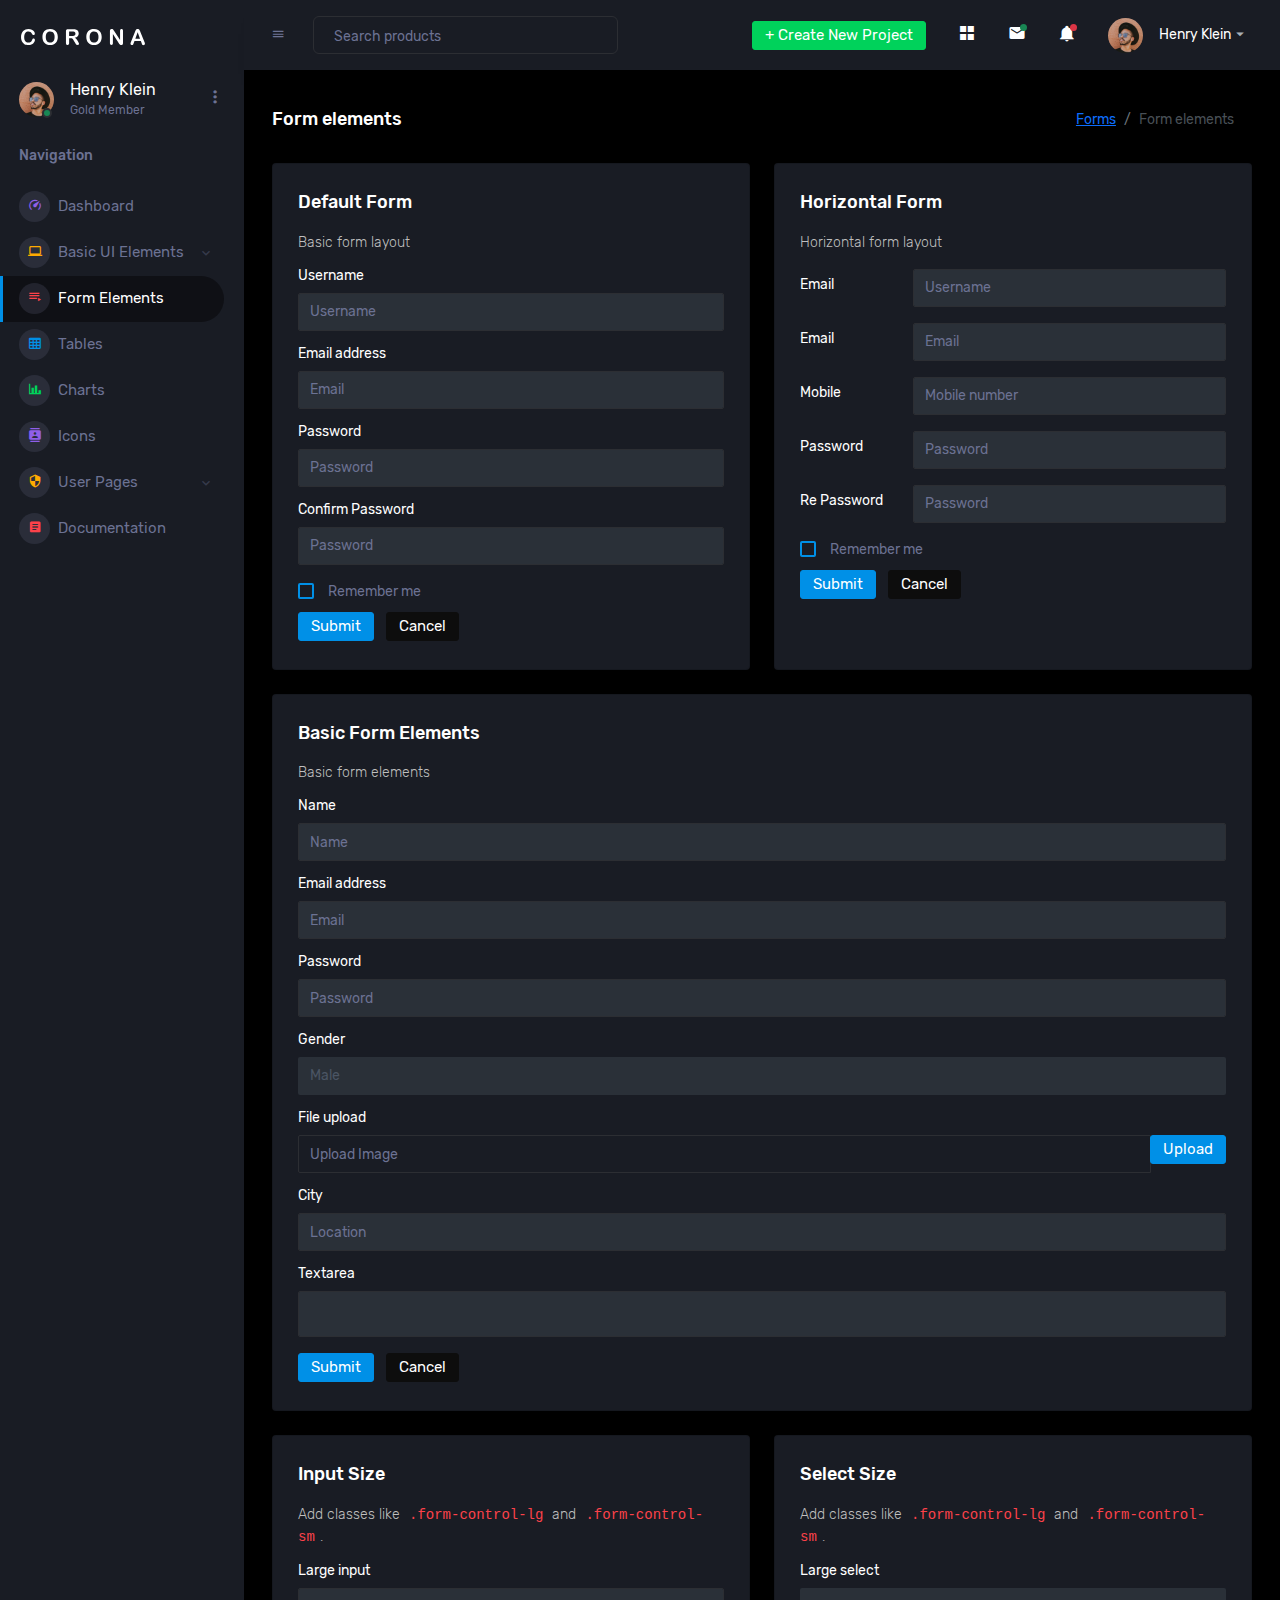
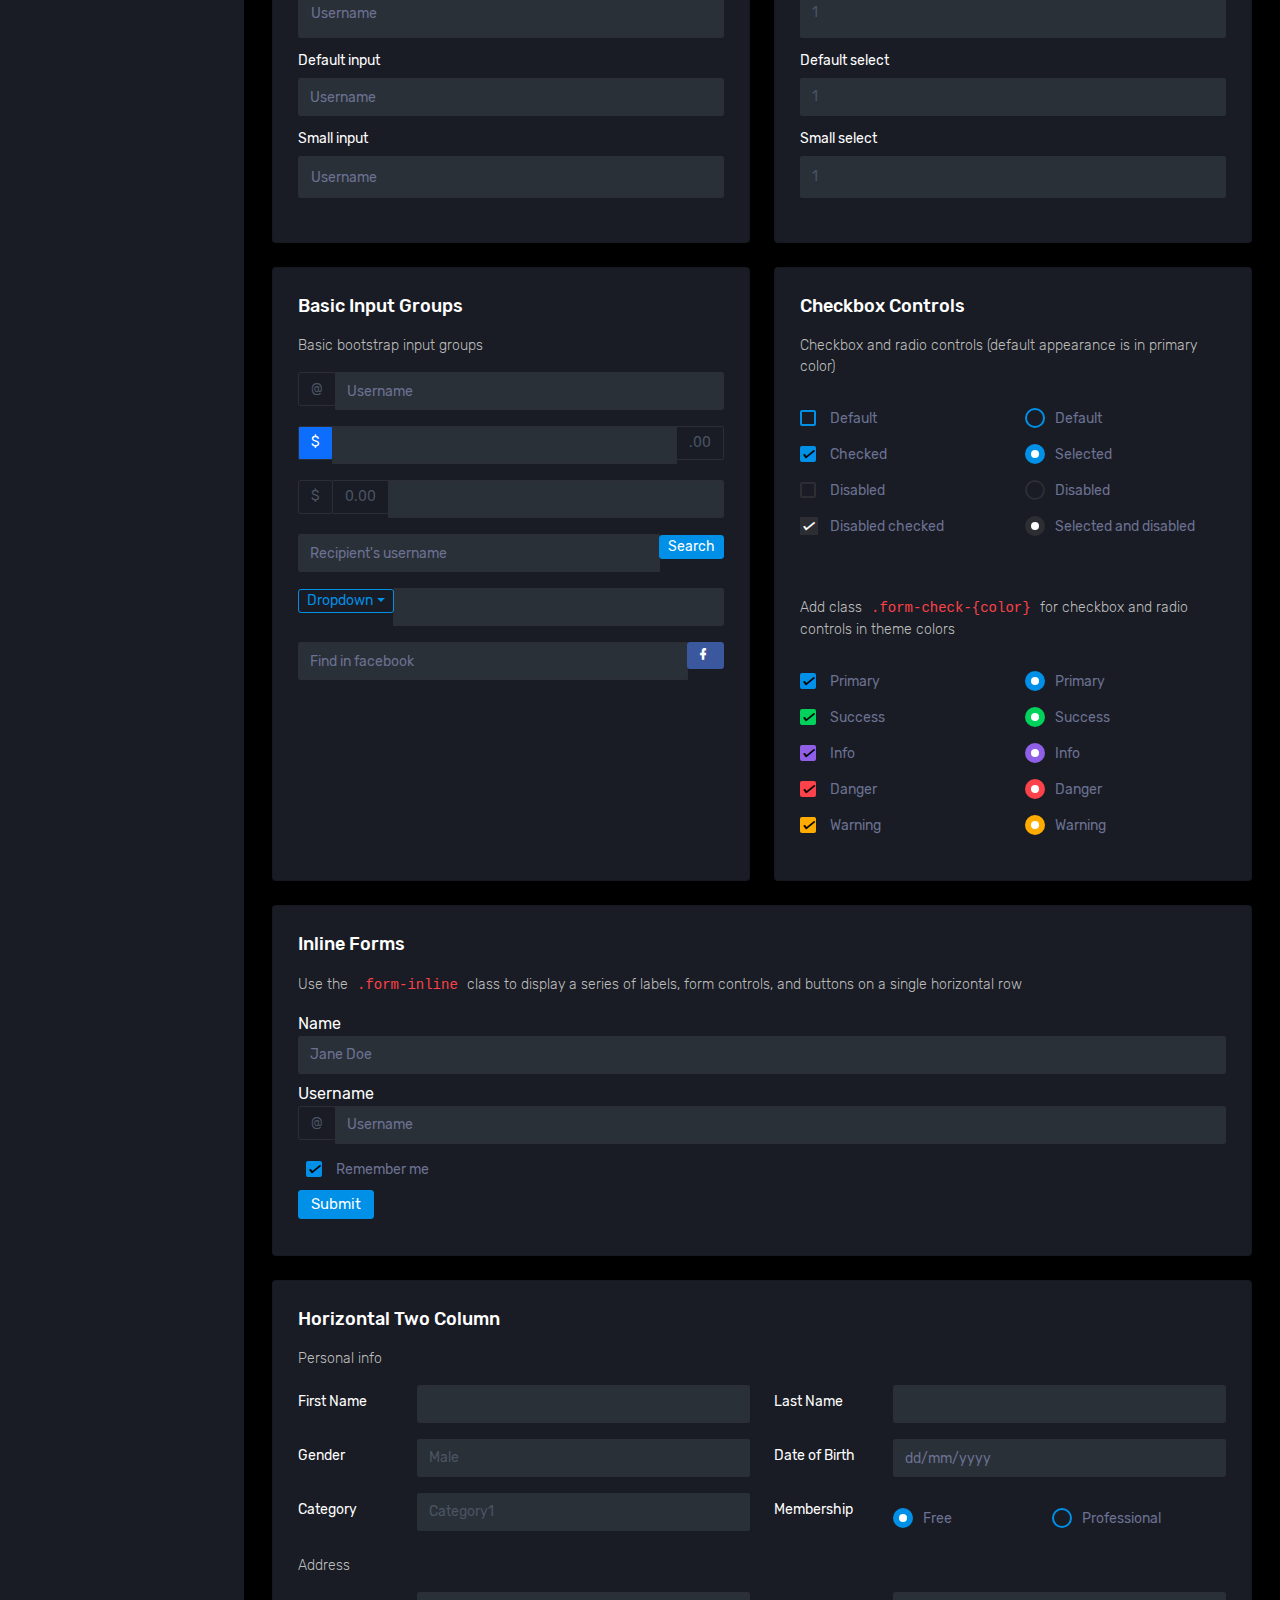
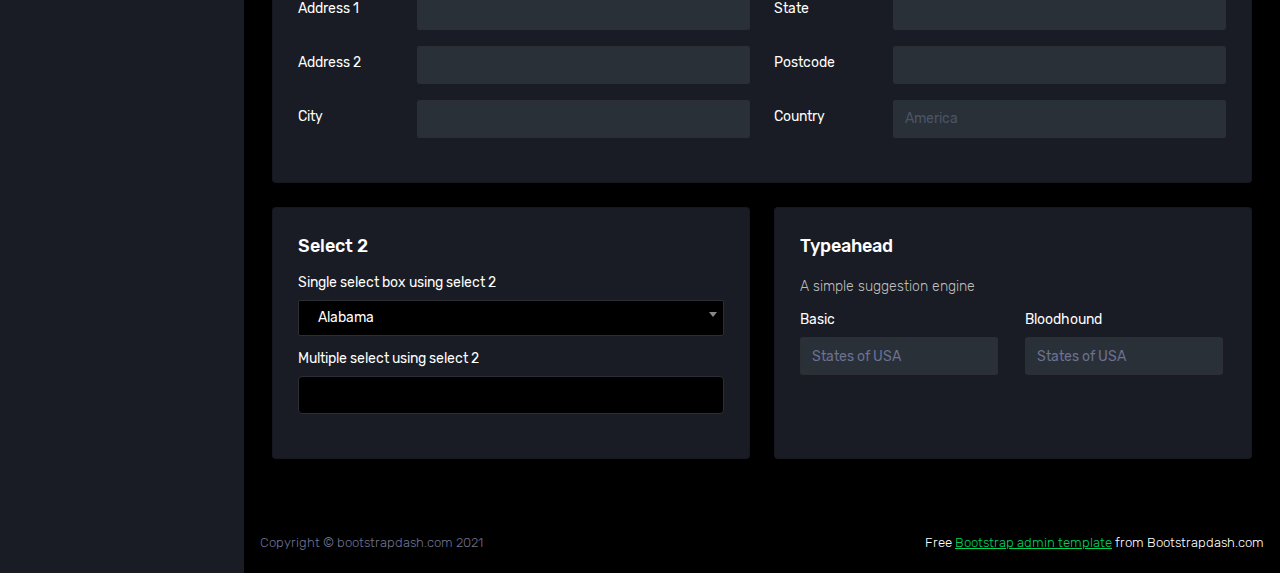
<file: AdminLayer/wwwroot/pages/forms/basic_elements.html>
<!DOCTYPE html>
<html lang="en">
  <head>
    <!-- Required meta tags -->
    <meta charset="utf-8">
    <meta name="viewport" content="width=device-width, initial-scale=1, shrink-to-fit=no">
    <title>Corona Admin</title>
    <!-- plugins:css -->
    <link rel="stylesheet" href="../../assets/vendors/mdi/css/materialdesignicons.min.css">
    <link rel="stylesheet" href="../../assets/vendors/css/vendor.bundle.base.css">
    <!-- endinject -->
    <!-- Plugin css for this page -->
    <link rel="stylesheet" href="../../assets/vendors/select2/select2.min.css">
    <link rel="stylesheet" href="../../assets/vendors/select2-bootstrap-theme/select2-bootstrap.min.css">
    <!-- End plugin css for this page -->
    <!-- inject:css -->
    <!-- endinject -->
    <!-- Layout styles -->
    <link rel="stylesheet" href="../../assets/css/style.css">
    <!-- End layout styles -->
    <link rel="shortcut icon" href="../../assets/images/favicon.png" />
  </head>
  <body>
    <div class="container-scroller">
      <!-- partial:../../partials/_sidebar.html -->
      <nav class="sidebar sidebar-offcanvas" id="sidebar">
        <div class="sidebar-brand-wrapper d-none d-lg-flex align-items-center justify-content-center fixed-top">
          <a class="sidebar-brand brand-logo" href="../../index.html"><img src="../../assets/images/logo.svg" alt="logo" /></a>
          <a class="sidebar-brand brand-logo-mini" href="../../index.html"><img src="../../assets/images/logo-mini.svg" alt="logo" /></a>
        </div>
        <ul class="nav">
          <li class="nav-item profile">
            <div class="profile-desc">
              <div class="profile-pic">
                <div class="count-indicator">
                  <img class="img-xs rounded-circle " src="../../assets/images/faces/face15.jpg" alt="">
                  <span class="count bg-success"></span>
                </div>
                <div class="profile-name">
                  <h5 class="mb-0 font-weight-normal">Henry Klein</h5>
                  <span>Gold Member</span>
                </div>
              </div>
              <a href="#" id="profile-dropdown" data-bs-toggle="dropdown"><i class="mdi mdi-dots-vertical"></i></a>
              <div class="dropdown-menu dropdown-menu-right sidebar-dropdown preview-list" aria-labelledby="profile-dropdown">
                <a href="#" class="dropdown-item preview-item">
                  <div class="preview-thumbnail">
                    <div class="preview-icon bg-dark rounded-circle">
                      <i class="mdi mdi-settings text-primary"></i>
                    </div>
                  </div>
                  <div class="preview-item-content">
                    <p class="preview-subject ellipsis mb-1 text-small">Account settings</p>
                  </div>
                </a>
                <div class="dropdown-divider"></div>
                <a href="#" class="dropdown-item preview-item">
                  <div class="preview-thumbnail">
                    <div class="preview-icon bg-dark rounded-circle">
                      <i class="mdi mdi-onepassword  text-info"></i>
                    </div>
                  </div>
                  <div class="preview-item-content">
                    <p class="preview-subject ellipsis mb-1 text-small">Change Password</p>
                  </div>
                </a>
                <div class="dropdown-divider"></div>
                <a href="#" class="dropdown-item preview-item">
                  <div class="preview-thumbnail">
                    <div class="preview-icon bg-dark rounded-circle">
                      <i class="mdi mdi-calendar-today text-success"></i>
                    </div>
                  </div>
                  <div class="preview-item-content">
                    <p class="preview-subject ellipsis mb-1 text-small">To-do list</p>
                  </div>
                </a>
              </div>
            </div>
          </li>
          <li class="nav-item nav-category">
            <span class="nav-link">Navigation</span>
          </li>
          <li class="nav-item menu-items">
            <a class="nav-link" href="../../index.html">
              <span class="menu-icon">
                <i class="mdi mdi-speedometer"></i>
              </span>
              <span class="menu-title">Dashboard</span>
            </a>
          </li>
          <li class="nav-item menu-items">
            <a class="nav-link" data-bs-toggle="collapse" href="#ui-basic" aria-expanded="false" aria-controls="ui-basic">
              <span class="menu-icon">
                <i class="mdi mdi-laptop"></i>
              </span>
              <span class="menu-title">Basic UI Elements</span>
              <i class="menu-arrow"></i>
            </a>
            <div class="collapse" id="ui-basic">
              <ul class="nav flex-column sub-menu">
                <li class="nav-item"> <a class="nav-link" href="../../pages/ui-features/buttons.html">Buttons</a></li>
                <li class="nav-item"> <a class="nav-link" href="../../pages/ui-features/dropdowns.html">Dropdowns</a></li>
                <li class="nav-item"> <a class="nav-link" href="../../pages/ui-features/typography.html">Typography</a></li>
              </ul>
            </div>
          </li>
          <li class="nav-item menu-items">
            <a class="nav-link" href="../../pages/forms/basic_elements.html">
              <span class="menu-icon">
                <i class="mdi mdi-playlist-play"></i>
              </span>
              <span class="menu-title">Form Elements</span>
            </a>
          </li>
          <li class="nav-item menu-items">
            <a class="nav-link" href="../../pages/tables/basic-table.html">
              <span class="menu-icon">
                <i class="mdi mdi-table-large"></i>
              </span>
              <span class="menu-title">Tables</span>
            </a>
          </li>
          <li class="nav-item menu-items">
            <a class="nav-link" href="../../pages/charts/chartjs.html">
              <span class="menu-icon">
                <i class="mdi mdi-chart-bar"></i>
              </span>
              <span class="menu-title">Charts</span>
            </a>
          </li>
          <li class="nav-item menu-items">
            <a class="nav-link" href="../../pages/icons/mdi.html">
              <span class="menu-icon">
                <i class="mdi mdi-contacts"></i>
              </span>
              <span class="menu-title">Icons</span>
            </a>
          </li>
          <li class="nav-item menu-items">
            <a class="nav-link" data-bs-toggle="collapse" href="#auth" aria-expanded="false" aria-controls="auth">
              <span class="menu-icon">
                <i class="mdi mdi-security"></i>
              </span>
              <span class="menu-title">User Pages</span>
              <i class="menu-arrow"></i>
            </a>
            <div class="collapse" id="auth">
              <ul class="nav flex-column sub-menu">
                <li class="nav-item"> <a class="nav-link" href="../../pages/samples/blank-page.html"> Blank Page </a></li>
                <li class="nav-item"> <a class="nav-link" href="../../pages/samples/error-404.html"> 404 </a></li>
                <li class="nav-item"> <a class="nav-link" href="../../pages/samples/error-500.html"> 500 </a></li>
                <li class="nav-item"> <a class="nav-link" href="../../pages/samples/login.html"> Login </a></li>
                <li class="nav-item"> <a class="nav-link" href="../../pages/samples/register.html"> Register </a></li>
              </ul>
            </div>
          </li>
          <li class="nav-item menu-items">
            <a class="nav-link" href="http://www.bootstrapdash.com/demo/corona-free/jquery/documentation/documentation.html">
              <span class="menu-icon">
                <i class="mdi mdi-file-document-box"></i>
              </span>
              <span class="menu-title">Documentation</span>
            </a>
          </li>
        </ul>
      </nav>
      <!-- partial -->
      <div class="container-fluid page-body-wrapper">
        <!-- partial:../../partials/_navbar.html -->
        <nav class="navbar p-0 fixed-top d-flex flex-row">
          <div class="navbar-brand-wrapper d-flex d-lg-none align-items-center justify-content-center">
            <a class="navbar-brand brand-logo-mini" href="../../index.html"><img src="../../assets/images/logo-mini.svg" alt="logo" /></a>
          </div>
          <div class="navbar-menu-wrapper flex-grow d-flex align-items-stretch">
            <button class="navbar-toggler navbar-toggler align-self-center" type="button" data-toggle="minimize">
              <span class="mdi mdi-menu"></span>
            </button>
            <ul class="navbar-nav w-100">
              <li class="nav-item w-100">
                <form class="nav-link mt-2 mt-md-0 d-none d-lg-flex search">
                  <input type="text" class="form-control" placeholder="Search products">
                </form>
              </li>
            </ul>
            <ul class="navbar-nav navbar-nav-right">
              <li class="nav-item dropdown d-none d-lg-block">
                <a class="nav-link btn btn-success create-new-button" id="createbuttonDropdown" data-bs-toggle="dropdown" aria-expanded="false" href="#">+ Create New Project</a>
                <div class="dropdown-menu dropdown-menu-right navbar-dropdown preview-list" aria-labelledby="createbuttonDropdown">
                  <h6 class="p-3 mb-0">Projects</h6>
                  <div class="dropdown-divider"></div>
                  <a class="dropdown-item preview-item">
                    <div class="preview-thumbnail">
                      <div class="preview-icon bg-dark rounded-circle">
                        <i class="mdi mdi-file-outline text-primary"></i>
                      </div>
                    </div>
                    <div class="preview-item-content">
                      <p class="preview-subject ellipsis mb-1">Software Development</p>
                    </div>
                  </a>
                  <div class="dropdown-divider"></div>
                  <a class="dropdown-item preview-item">
                    <div class="preview-thumbnail">
                      <div class="preview-icon bg-dark rounded-circle">
                        <i class="mdi mdi-web text-info"></i>
                      </div>
                    </div>
                    <div class="preview-item-content">
                      <p class="preview-subject ellipsis mb-1">UI Development</p>
                    </div>
                  </a>
                  <div class="dropdown-divider"></div>
                  <a class="dropdown-item preview-item">
                    <div class="preview-thumbnail">
                      <div class="preview-icon bg-dark rounded-circle">
                        <i class="mdi mdi-layers text-danger"></i>
                      </div>
                    </div>
                    <div class="preview-item-content">
                      <p class="preview-subject ellipsis mb-1">Software Testing</p>
                    </div>
                  </a>
                  <div class="dropdown-divider"></div>
                  <p class="p-3 mb-0 text-center">See all projects</p>
                </div>
              </li>
              <li class="nav-item nav-settings d-none d-lg-block">
                <a class="nav-link" href="#">
                  <i class="mdi mdi-view-grid"></i>
                </a>
              </li>
              <li class="nav-item dropdown border-left">
                <a class="nav-link count-indicator dropdown-toggle" id="messageDropdown" href="#" data-bs-toggle="dropdown" aria-expanded="false">
                  <i class="mdi mdi-email"></i>
                  <span class="count bg-success"></span>
                </a>
                <div class="dropdown-menu dropdown-menu-right navbar-dropdown preview-list" aria-labelledby="messageDropdown">
                  <h6 class="p-3 mb-0">Messages</h6>
                  <div class="dropdown-divider"></div>
                  <a class="dropdown-item preview-item">
                    <div class="preview-thumbnail">
                      <img src="../../assets/images/faces/face4.jpg" alt="image" class="rounded-circle profile-pic">
                    </div>
                    <div class="preview-item-content">
                      <p class="preview-subject ellipsis mb-1">Mark send you a message</p>
                      <p class="text-muted mb-0"> 1 Minutes ago </p>
                    </div>
                  </a>
                  <div class="dropdown-divider"></div>
                  <a class="dropdown-item preview-item">
                    <div class="preview-thumbnail">
                      <img src="../../assets/images/faces/face2.jpg" alt="image" class="rounded-circle profile-pic">
                    </div>
                    <div class="preview-item-content">
                      <p class="preview-subject ellipsis mb-1">Cregh send you a message</p>
                      <p class="text-muted mb-0"> 15 Minutes ago </p>
                    </div>
                  </a>
                  <div class="dropdown-divider"></div>
                  <a class="dropdown-item preview-item">
                    <div class="preview-thumbnail">
                      <img src="../../assets/images/faces/face3.jpg" alt="image" class="rounded-circle profile-pic">
                    </div>
                    <div class="preview-item-content">
                      <p class="preview-subject ellipsis mb-1">Profile picture updated</p>
                      <p class="text-muted mb-0"> 18 Minutes ago </p>
                    </div>
                  </a>
                  <div class="dropdown-divider"></div>
                  <p class="p-3 mb-0 text-center">4 new messages</p>
                </div>
              </li>
              <li class="nav-item dropdown border-left">
                <a class="nav-link count-indicator dropdown-toggle" id="notificationDropdown" href="#" data-bs-toggle="dropdown">
                  <i class="mdi mdi-bell"></i>
                  <span class="count bg-danger"></span>
                </a>
                <div class="dropdown-menu dropdown-menu-right navbar-dropdown preview-list" aria-labelledby="notificationDropdown">
                  <h6 class="p-3 mb-0">Notifications</h6>
                  <div class="dropdown-divider"></div>
                  <a class="dropdown-item preview-item">
                    <div class="preview-thumbnail">
                      <div class="preview-icon bg-dark rounded-circle">
                        <i class="mdi mdi-calendar text-success"></i>
                      </div>
                    </div>
                    <div class="preview-item-content">
                      <p class="preview-subject mb-1">Event today</p>
                      <p class="text-muted ellipsis mb-0"> Just a reminder that you have an event today </p>
                    </div>
                  </a>
                  <div class="dropdown-divider"></div>
                  <a class="dropdown-item preview-item">
                    <div class="preview-thumbnail">
                      <div class="preview-icon bg-dark rounded-circle">
                        <i class="mdi mdi-settings text-danger"></i>
                      </div>
                    </div>
                    <div class="preview-item-content">
                      <p class="preview-subject mb-1">Settings</p>
                      <p class="text-muted ellipsis mb-0"> Update dashboard </p>
                    </div>
                  </a>
                  <div class="dropdown-divider"></div>
                  <a class="dropdown-item preview-item">
                    <div class="preview-thumbnail">
                      <div class="preview-icon bg-dark rounded-circle">
                        <i class="mdi mdi-link-variant text-warning"></i>
                      </div>
                    </div>
                    <div class="preview-item-content">
                      <p class="preview-subject mb-1">Launch Admin</p>
                      <p class="text-muted ellipsis mb-0"> New admin wow! </p>
                    </div>
                  </a>
                  <div class="dropdown-divider"></div>
                  <p class="p-3 mb-0 text-center">See all notifications</p>
                </div>
              </li>
              <li class="nav-item dropdown">
                <a class="nav-link" id="profileDropdown" href="#" data-bs-toggle="dropdown">
                  <div class="navbar-profile">
                    <img class="img-xs rounded-circle" src="../../assets/images/faces/face15.jpg" alt="">
                    <p class="mb-0 d-none d-sm-block navbar-profile-name">Henry Klein</p>
                    <i class="mdi mdi-menu-down d-none d-sm-block"></i>
                  </div>
                </a>
                <div class="dropdown-menu dropdown-menu-right navbar-dropdown preview-list" aria-labelledby="profileDropdown">
                  <h6 class="p-3 mb-0">Profile</h6>
                  <div class="dropdown-divider"></div>
                  <a class="dropdown-item preview-item">
                    <div class="preview-thumbnail">
                      <div class="preview-icon bg-dark rounded-circle">
                        <i class="mdi mdi-settings text-success"></i>
                      </div>
                    </div>
                    <div class="preview-item-content">
                      <p class="preview-subject mb-1">Settings</p>
                    </div>
                  </a>
                  <div class="dropdown-divider"></div>
                  <a class="dropdown-item preview-item">
                    <div class="preview-thumbnail">
                      <div class="preview-icon bg-dark rounded-circle">
                        <i class="mdi mdi-logout text-danger"></i>
                      </div>
                    </div>
                    <div class="preview-item-content">
                      <p class="preview-subject mb-1">Log out</p>
                    </div>
                  </a>
                  <div class="dropdown-divider"></div>
                  <p class="p-3 mb-0 text-center">Advanced settings</p>
                </div>
              </li>
            </ul>
            <button class="navbar-toggler navbar-toggler-right d-lg-none align-self-center" type="button" data-toggle="offcanvas">
              <span class="mdi mdi-format-line-spacing"></span>
            </button>
          </div>
        </nav>
        <!-- partial -->
        <div class="main-panel">
          <div class="content-wrapper">
            <div class="page-header">
              <h3 class="page-title"> Form elements </h3>
              <nav aria-label="breadcrumb">
                <ol class="breadcrumb">
                  <li class="breadcrumb-item"><a href="#">Forms</a></li>
                  <li class="breadcrumb-item active" aria-current="page">Form elements</li>
                </ol>
              </nav>
            </div>
            <div class="row">
              <div class="col-md-6 grid-margin stretch-card">
                <div class="card">
                  <div class="card-body">
                    <h4 class="card-title">Default form</h4>
                    <p class="card-description"> Basic form layout </p>
                    <form class="forms-sample">
                      <div class="form-group">
                        <label for="exampleInputUsername1">Username</label>
                        <input type="text" class="form-control" id="exampleInputUsername1" placeholder="Username">
                      </div>
                      <div class="form-group">
                        <label for="exampleInputEmail1">Email address</label>
                        <input type="email" class="form-control" id="exampleInputEmail1" placeholder="Email">
                      </div>
                      <div class="form-group">
                        <label for="exampleInputPassword1">Password</label>
                        <input type="password" class="form-control" id="exampleInputPassword1" placeholder="Password">
                      </div>
                      <div class="form-group">
                        <label for="exampleInputConfirmPassword1">Confirm Password</label>
                        <input type="password" class="form-control" id="exampleInputConfirmPassword1" placeholder="Password">
                      </div>
                      <div class="form-check form-check-flat form-check-primary">
                        <label class="form-check-label">
                          <input type="checkbox" class="form-check-input"> Remember me </label>
                      </div>
                      <button type="submit" class="btn btn-primary me-2">Submit</button>
                      <button class="btn btn-dark">Cancel</button>
                    </form>
                  </div>
                </div>
              </div>
              <div class="col-md-6 grid-margin stretch-card">
                <div class="card">
                  <div class="card-body">
                    <h4 class="card-title">Horizontal Form</h4>
                    <p class="card-description"> Horizontal form layout </p>
                    <form class="forms-sample">
                      <div class="form-group row">
                        <label for="exampleInputUsername2" class="col-sm-3 col-form-label">Email</label>
                        <div class="col-sm-9">
                          <input type="text" class="form-control" id="exampleInputUsername2" placeholder="Username">
                        </div>
                      </div>
                      <div class="form-group row">
                        <label for="exampleInputEmail2" class="col-sm-3 col-form-label">Email</label>
                        <div class="col-sm-9">
                          <input type="email" class="form-control" id="exampleInputEmail2" placeholder="Email">
                        </div>
                      </div>
                      <div class="form-group row">
                        <label for="exampleInputMobile" class="col-sm-3 col-form-label">Mobile</label>
                        <div class="col-sm-9">
                          <input type="text" class="form-control" id="exampleInputMobile" placeholder="Mobile number">
                        </div>
                      </div>
                      <div class="form-group row">
                        <label for="exampleInputPassword2" class="col-sm-3 col-form-label">Password</label>
                        <div class="col-sm-9">
                          <input type="password" class="form-control" id="exampleInputPassword2" placeholder="Password">
                        </div>
                      </div>
                      <div class="form-group row">
                        <label for="exampleInputConfirmPassword2" class="col-sm-3 col-form-label">Re Password</label>
                        <div class="col-sm-9">
                          <input type="password" class="form-control" id="exampleInputConfirmPassword2" placeholder="Password">
                        </div>
                      </div>
                      <div class="form-check form-check-flat form-check-primary">
                        <label class="form-check-label">
                          <input type="checkbox" class="form-check-input"> Remember me </label>
                      </div>
                      <button type="submit" class="btn btn-primary me-2">Submit</button>
                      <button class="btn btn-dark">Cancel</button>
                    </form>
                  </div>
                </div>
              </div>
              <div class="col-12 grid-margin stretch-card">
                <div class="card">
                  <div class="card-body">
                    <h4 class="card-title">Basic form elements</h4>
                    <p class="card-description"> Basic form elements </p>
                    <form class="forms-sample">
                      <div class="form-group">
                        <label for="exampleInputName1">Name</label>
                        <input type="text" class="form-control" id="exampleInputName1" placeholder="Name">
                      </div>
                      <div class="form-group">
                        <label for="exampleInputEmail3">Email address</label>
                        <input type="email" class="form-control" id="exampleInputEmail3" placeholder="Email">
                      </div>
                      <div class="form-group">
                        <label for="exampleInputPassword4">Password</label>
                        <input type="password" class="form-control" id="exampleInputPassword4" placeholder="Password">
                      </div>
                      <div class="form-group">
                        <label for="exampleSelectGender">Gender</label>
                        <select class="form-control" id="exampleSelectGender">
                          <option>Male</option>
                          <option>Female</option>
                        </select>
                      </div>
                      <div class="form-group">
                        <label>File upload</label>
                        <input type="file" name="img[]" class="file-upload-default">
                        <div class="input-group col-xs-12">
                          <input type="text" class="form-control file-upload-info" disabled placeholder="Upload Image">
                          <span class="input-group-append">
                            <button class="file-upload-browse btn btn-primary" type="button">Upload</button>
                          </span>
                        </div>
                      </div>
                      <div class="form-group">
                        <label for="exampleInputCity1">City</label>
                        <input type="text" class="form-control" id="exampleInputCity1" placeholder="Location">
                      </div>
                      <div class="form-group">
                        <label for="exampleTextarea1">Textarea</label>
                        <textarea class="form-control" id="exampleTextarea1" rows="4"></textarea>
                      </div>
                      <button type="submit" class="btn btn-primary me-2">Submit</button>
                      <button class="btn btn-dark">Cancel</button>
                    </form>
                  </div>
                </div>
              </div>
              <div class="col-md-6 grid-margin stretch-card">
                <div class="card">
                  <div class="card-body">
                    <h4 class="card-title">Input size</h4>
                    <p class="card-description"> Add classes like <code>.form-control-lg</code> and <code>.form-control-sm</code>. </p>
                    <div class="form-group">
                      <label>Large input</label>
                      <input type="text" class="form-control form-control-lg" placeholder="Username" aria-label="Username">
                    </div>
                    <div class="form-group">
                      <label>Default input</label>
                      <input type="text" class="form-control" placeholder="Username" aria-label="Username">
                    </div>
                    <div class="form-group">
                      <label>Small input</label>
                      <input type="text" class="form-control form-control-sm" placeholder="Username" aria-label="Username">
                    </div>
                  </div>
                </div>
              </div>
              <div class="col-md-6 grid-margin stretch-card">
                <div class="card">
                  <div class="card-body">
                    <h4 class="card-title">Select size</h4>
                    <p class="card-description"> Add classes like <code>.form-control-lg</code> and <code>.form-control-sm</code>. </p>
                    <div class="form-group">
                      <label for="exampleFormControlSelect1">Large select</label>
                      <select class="form-control form-control-lg" id="exampleFormControlSelect1">
                        <option>1</option>
                        <option>2</option>
                        <option>3</option>
                        <option>4</option>
                        <option>5</option>
                      </select>
                    </div>
                    <div class="form-group">
                      <label for="exampleFormControlSelect2">Default select</label>
                      <select class="form-control" id="exampleFormControlSelect2">
                        <option>1</option>
                        <option>2</option>
                        <option>3</option>
                        <option>4</option>
                        <option>5</option>
                      </select>
                    </div>
                    <div class="form-group">
                      <label for="exampleFormControlSelect3">Small select</label>
                      <select class="form-control form-control-sm" id="exampleFormControlSelect3">
                        <option>1</option>
                        <option>2</option>
                        <option>3</option>
                        <option>4</option>
                        <option>5</option>
                      </select>
                    </div>
                  </div>
                </div>
              </div>
              <div class="col-md-6 grid-margin stretch-card">
                <div class="card">
                  <div class="card-body">
                    <h4 class="card-title">Basic input groups</h4>
                    <p class="card-description"> Basic bootstrap input groups </p>
                    <div class="form-group">
                      <div class="input-group">
                        <div class="input-group-prepend">
                          <span class="input-group-text">@</span>
                        </div>
                        <input type="text" class="form-control" placeholder="Username" aria-label="Username" aria-describedby="basic-addon1">
                      </div>
                    </div>
                    <div class="form-group">
                      <div class="input-group">
                        <div class="input-group-prepend">
                          <span class="input-group-text bg-primary text-white">$</span>
                        </div>
                        <input type="text" class="form-control" aria-label="Amount (to the nearest dollar)">
                        <div class="input-group-append">
                          <span class="input-group-text">.00</span>
                        </div>
                      </div>
                    </div>
                    <div class="form-group">
                      <div class="input-group">
                        <div class="input-group-prepend">
                          <span class="input-group-text">$</span>
                        </div>
                        <div class="input-group-prepend">
                          <span class="input-group-text">0.00</span>
                        </div>
                        <input type="text" class="form-control" aria-label="Amount (to the nearest dollar)">
                      </div>
                    </div>
                    <div class="form-group">
                      <div class="input-group">
                        <input type="text" class="form-control" placeholder="Recipient's username" aria-label="Recipient's username" aria-describedby="basic-addon2">
                        <div class="input-group-append">
                          <button class="btn btn-sm btn-primary" type="button">Search</button>
                        </div>
                      </div>
                    </div>
                    <div class="form-group">
                      <div class="input-group">
                        <div class="input-group-prepend">
                          <button class="btn btn-sm btn-outline-primary dropdown-toggle" type="button" data-bs-toggle="dropdown" aria-haspopup="true" aria-expanded="false">Dropdown</button>
                          <div class="dropdown-menu">
                            <a class="dropdown-item" href="#">Action</a>
                            <a class="dropdown-item" href="#">Another action</a>
                            <a class="dropdown-item" href="#">Something else here</a>
                            <div role="separator" class="dropdown-divider"></div>
                            <a class="dropdown-item" href="#">Separated link</a>
                          </div>
                        </div>
                        <input type="text" class="form-control" aria-label="Text input with dropdown button">
                      </div>
                    </div>
                    <div class="form-group">
                      <div class="input-group">
                        <input type="text" class="form-control" placeholder="Find in facebook" aria-label="Recipient's username" aria-describedby="basic-addon2">
                        <div class="input-group-append">
                          <button class="btn btn-sm btn-facebook" type="button">
                            <i class="mdi mdi-facebook"></i>
                          </button>
                        </div>
                      </div>
                    </div>
                  </div>
                </div>
              </div>
              <div class="col-md-6 grid-margin stretch-card">
                <div class="card">
                  <div class="card-body">
                    <h4 class="card-title">Checkbox Controls</h4>
                    <p class="card-description">Checkbox and radio controls (default appearance is in primary color)</p>
                    <form>
                      <div class="row">
                        <div class="col-md-6">
                          <div class="form-group">
                            <div class="form-check">
                              <label class="form-check-label">
                                <input type="checkbox" class="form-check-input"> Default </label>
                            </div>
                            <div class="form-check">
                              <label class="form-check-label">
                                <input type="checkbox" class="form-check-input" checked> Checked </label>
                            </div>
                            <div class="form-check">
                              <label class="form-check-label">
                                <input type="checkbox" class="form-check-input" disabled> Disabled </label>
                            </div>
                            <div class="form-check">
                              <label class="form-check-label">
                                <input type="checkbox" class="form-check-input" disabled checked> Disabled checked </label>
                            </div>
                          </div>
                        </div>
                        <div class="col-md-6">
                          <div class="form-group">
                            <div class="form-check">
                              <label class="form-check-label">
                                <input type="radio" class="form-check-input" name="optionsRadios" id="optionsRadios1" value=""> Default </label>
                            </div>
                            <div class="form-check">
                              <label class="form-check-label">
                                <input type="radio" class="form-check-input" name="optionsRadios" id="optionsRadios2" value="option2" checked> Selected </label>
                            </div>
                            <div class="form-check">
                              <label class="form-check-label">
                                <input type="radio" class="form-check-input" name="optionsRadios2" id="optionsRadios3" value="option3" disabled> Disabled </label>
                            </div>
                            <div class="form-check">
                              <label class="form-check-label">
                                <input type="radio" class="form-check-input" name="optionsRadio2" id="optionsRadios4" value="option4" disabled checked> Selected and disabled </label>
                            </div>
                          </div>
                        </div>
                      </div>
                    </form>
                  </div>
                  <div class="card-body">
                    <p class="card-description">Add class <code>.form-check-{color}</code> for checkbox and radio controls in theme colors</p>
                    <form>
                      <div class="row">
                        <div class="col-md-6">
                          <div class="form-group">
                            <div class="form-check form-check-primary">
                              <label class="form-check-label">
                                <input type="checkbox" class="form-check-input" checked> Primary </label>
                            </div>
                            <div class="form-check form-check-success">
                              <label class="form-check-label">
                                <input type="checkbox" class="form-check-input" checked> Success </label>
                            </div>
                            <div class="form-check form-check-info">
                              <label class="form-check-label">
                                <input type="checkbox" class="form-check-input" checked> Info </label>
                            </div>
                            <div class="form-check form-check-danger">
                              <label class="form-check-label">
                                <input type="checkbox" class="form-check-input" checked> Danger </label>
                            </div>
                            <div class="form-check form-check-warning">
                              <label class="form-check-label">
                                <input type="checkbox" class="form-check-input" checked> Warning </label>
                            </div>
                          </div>
                        </div>
                        <div class="col-md-6">
                          <div class="form-group">
                            <div class="form-check form-check-primary">
                              <label class="form-check-label">
                                <input type="radio" class="form-check-input" name="ExampleRadio1" id="ExampleRadio1" checked> Primary </label>
                            </div>
                            <div class="form-check form-check-success">
                              <label class="form-check-label">
                                <input type="radio" class="form-check-input" name="ExampleRadio2" id="ExampleRadio2" checked> Success </label>
                            </div>
                            <div class="form-check form-check-info">
                              <label class="form-check-label">
                                <input type="radio" class="form-check-input" name="ExampleRadio3" id="ExampleRadio3" checked> Info </label>
                            </div>
                            <div class="form-check form-check-danger">
                              <label class="form-check-label">
                                <input type="radio" class="form-check-input" name="ExampleRadio4" id="ExampleRadio4" checked> Danger </label>
                            </div>
                            <div class="form-check form-check-warning">
                              <label class="form-check-label">
                                <input type="radio" class="form-check-input" name="ExampleRadio5" id="ExampleRadio5" checked> Warning </label>
                            </div>
                          </div>
                        </div>
                      </div>
                    </form>
                  </div>
                </div>
              </div>
              <div class="col-12 grid-margin stretch-card">
                <div class="card">
                  <div class="card-body">
                    <h4 class="card-title">Inline forms</h4>
                    <p class="card-description"> Use the <code>.form-inline</code> class to display a series of labels, form controls, and buttons on a single horizontal row </p>
                    <form class="form-inline">
                      <label class="sr-only" for="inlineFormInputName2">Name</label>
                      <input type="text" class="form-control mb-2 mr-sm-2" id="inlineFormInputName2" placeholder="Jane Doe">
                      <label class="sr-only" for="inlineFormInputGroupUsername2">Username</label>
                      <div class="input-group mb-2 mr-sm-2">
                        <div class="input-group-prepend">
                          <div class="input-group-text">@</div>
                        </div>
                        <input type="text" class="form-control" id="inlineFormInputGroupUsername2" placeholder="Username">
                      </div>
                      <div class="form-check mx-sm-2">
                        <label class="form-check-label">
                          <input type="checkbox" class="form-check-input" checked> Remember me </label>
                      </div>
                      <button type="submit" class="btn btn-primary mb-2">Submit</button>
                    </form>
                  </div>
                </div>
              </div>
              <div class="col-12 grid-margin">
                <div class="card">
                  <div class="card-body">
                    <h4 class="card-title">Horizontal Two column</h4>
                    <form class="form-sample">
                      <p class="card-description"> Personal info </p>
                      <div class="row">
                        <div class="col-md-6">
                          <div class="form-group row">
                            <label class="col-sm-3 col-form-label">First Name</label>
                            <div class="col-sm-9">
                              <input type="text" class="form-control" />
                            </div>
                          </div>
                        </div>
                        <div class="col-md-6">
                          <div class="form-group row">
                            <label class="col-sm-3 col-form-label">Last Name</label>
                            <div class="col-sm-9">
                              <input type="text" class="form-control" />
                            </div>
                          </div>
                        </div>
                      </div>
                      <div class="row">
                        <div class="col-md-6">
                          <div class="form-group row">
                            <label class="col-sm-3 col-form-label">Gender</label>
                            <div class="col-sm-9">
                              <select class="form-control">
                                <option>Male</option>
                                <option>Female</option>
                              </select>
                            </div>
                          </div>
                        </div>
                        <div class="col-md-6">
                          <div class="form-group row">
                            <label class="col-sm-3 col-form-label">Date of Birth</label>
                            <div class="col-sm-9">
                              <input class="form-control" placeholder="dd/mm/yyyy" />
                            </div>
                          </div>
                        </div>
                      </div>
                      <div class="row">
                        <div class="col-md-6">
                          <div class="form-group row">
                            <label class="col-sm-3 col-form-label">Category</label>
                            <div class="col-sm-9">
                              <select class="form-control">
                                <option>Category1</option>
                                <option>Category2</option>
                                <option>Category3</option>
                                <option>Category4</option>
                              </select>
                            </div>
                          </div>
                        </div>
                        <div class="col-md-6">
                          <div class="form-group row">
                            <label class="col-sm-3 col-form-label">Membership</label>
                            <div class="col-sm-4">
                              <div class="form-check">
                                <label class="form-check-label">
                                  <input type="radio" class="form-check-input" name="membershipRadios" id="membershipRadios1" value="" checked> Free </label>
                              </div>
                            </div>
                            <div class="col-sm-5">
                              <div class="form-check">
                                <label class="form-check-label">
                                  <input type="radio" class="form-check-input" name="membershipRadios" id="membershipRadios2" value="option2"> Professional </label>
                              </div>
                            </div>
                          </div>
                        </div>
                      </div>
                      <p class="card-description"> Address </p>
                      <div class="row">
                        <div class="col-md-6">
                          <div class="form-group row">
                            <label class="col-sm-3 col-form-label">Address 1</label>
                            <div class="col-sm-9">
                              <input type="text" class="form-control" />
                            </div>
                          </div>
                        </div>
                        <div class="col-md-6">
                          <div class="form-group row">
                            <label class="col-sm-3 col-form-label">State</label>
                            <div class="col-sm-9">
                              <input type="text" class="form-control" />
                            </div>
                          </div>
                        </div>
                      </div>
                      <div class="row">
                        <div class="col-md-6">
                          <div class="form-group row">
                            <label class="col-sm-3 col-form-label">Address 2</label>
                            <div class="col-sm-9">
                              <input type="text" class="form-control" />
                            </div>
                          </div>
                        </div>
                        <div class="col-md-6">
                          <div class="form-group row">
                            <label class="col-sm-3 col-form-label">Postcode</label>
                            <div class="col-sm-9">
                              <input type="text" class="form-control" />
                            </div>
                          </div>
                        </div>
                      </div>
                      <div class="row">
                        <div class="col-md-6">
                          <div class="form-group row">
                            <label class="col-sm-3 col-form-label">City</label>
                            <div class="col-sm-9">
                              <input type="text" class="form-control" />
                            </div>
                          </div>
                        </div>
                        <div class="col-md-6">
                          <div class="form-group row">
                            <label class="col-sm-3 col-form-label">Country</label>
                            <div class="col-sm-9">
                              <select class="form-control">
                                <option>America</option>
                                <option>Italy</option>
                                <option>Russia</option>
                                <option>Britain</option>
                              </select>
                            </div>
                          </div>
                        </div>
                      </div>
                    </form>
                  </div>
                </div>
              </div>
              <div class="col-md-6 grid-margin stretch-card">
                <div class="card">
                  <div class="card-body">
                    <h4 class="card-title">Select 2</h4>
                    <div class="form-group">
                      <label>Single select box using select 2</label>
                      <select class="js-example-basic-single" style="width:100%">
                        <option value="AL">Alabama</option>
                        <option value="WY">Wyoming</option>
                        <option value="AM">America</option>
                        <option value="CA">Canada</option>
                        <option value="RU">Russia</option>
                      </select>
                    </div>
                    <div class="form-group">
                      <label>Multiple select using select 2</label>
                      <select class="js-example-basic-multiple" multiple="multiple" style="width:100%">
                        <option value="AL">Alabama</option>
                        <option value="WY">Wyoming</option>
                        <option value="AM">America</option>
                        <option value="CA">Canada</option>
                        <option value="RU">Russia</option>
                      </select>
                    </div>
                  </div>
                </div>
              </div>
              <div class="col-md-6 grid-margin stretch-card">
                <div class="card">
                  <div class="card-body">
                    <h4 class="card-title">Typeahead</h4>
                    <p class="card-description"> A simple suggestion engine </p>
                    <div class="form-group row">
                      <div class="col">
                        <label>Basic</label>
                        <div id="the-basics">
                          <input class="typeahead" type="text" placeholder="States of USA">
                        </div>
                      </div>
                      <div class="col">
                        <label>Bloodhound</label>
                        <div id="bloodhound">
                          <input class="typeahead" type="text" placeholder="States of USA">
                        </div>
                      </div>
                    </div>
                  </div>
                </div>
              </div>
            </div>
          </div>
          <!-- content-wrapper ends -->
          <!-- partial:../../partials/_footer.html -->
          <footer class="footer">
            <div class="d-sm-flex justify-content-center justify-content-sm-between">
              <span class="text-muted d-block text-center text-sm-left d-sm-inline-block">Copyright © bootstrapdash.com 2021</span>
              <span class="float-none float-sm-right d-block mt-1 mt-sm-0 text-center"> Free <a href="https://www.bootstrapdash.com/bootstrap-admin-template/" target="_blank">Bootstrap admin template</a> from Bootstrapdash.com</span>
            </div>
          </footer>
          <!-- partial -->
        </div>
        <!-- main-panel ends -->
      </div>
      <!-- page-body-wrapper ends -->
    </div>
    <!-- container-scroller -->
    <!-- plugins:js -->
    <script src="../../assets/vendors/js/vendor.bundle.base.js"></script>
    <!-- endinject -->
    <!-- Plugin js for this page -->
    <script src="../../assets/vendors/select2/select2.min.js"></script>
    <script src="../../assets/vendors/typeahead.js/typeahead.bundle.min.js"></script>
    <!-- End plugin js for this page -->
    <!-- inject:js -->
    <script src="../../assets/js/off-canvas.js"></script>
    <script src="../../assets/js/hoverable-collapse.js"></script>
    <script src="../../assets/js/misc.js"></script>
    <script src="../../assets/js/settings.js"></script>
    <script src="../../assets/js/todolist.js"></script>
    <!-- endinject -->
    <!-- Custom js for this page -->
    <script src="../../assets/js/file-upload.js"></script>
    <script src="../../assets/js/typeahead.js"></script>
    <script src="../../assets/js/select2.js"></script>
    <!-- End custom js for this page -->
  </body>
</html>
</file>
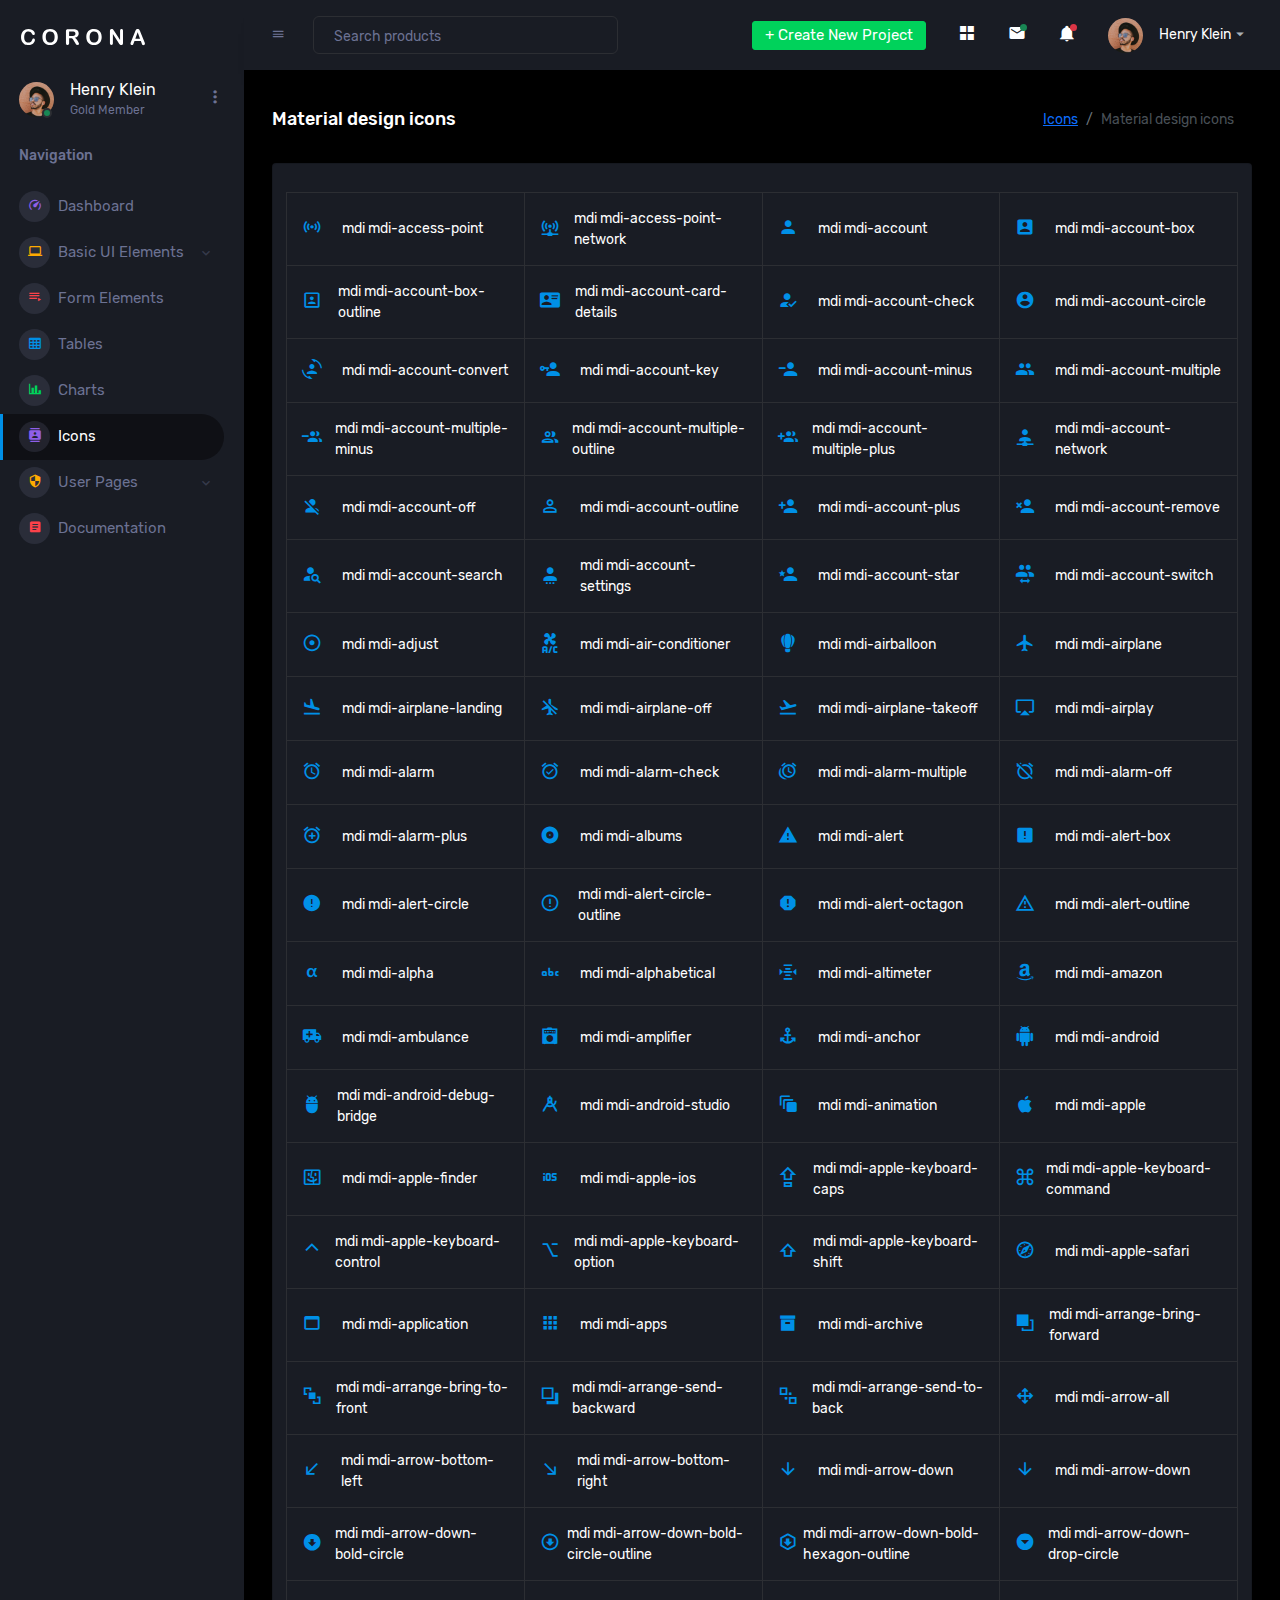
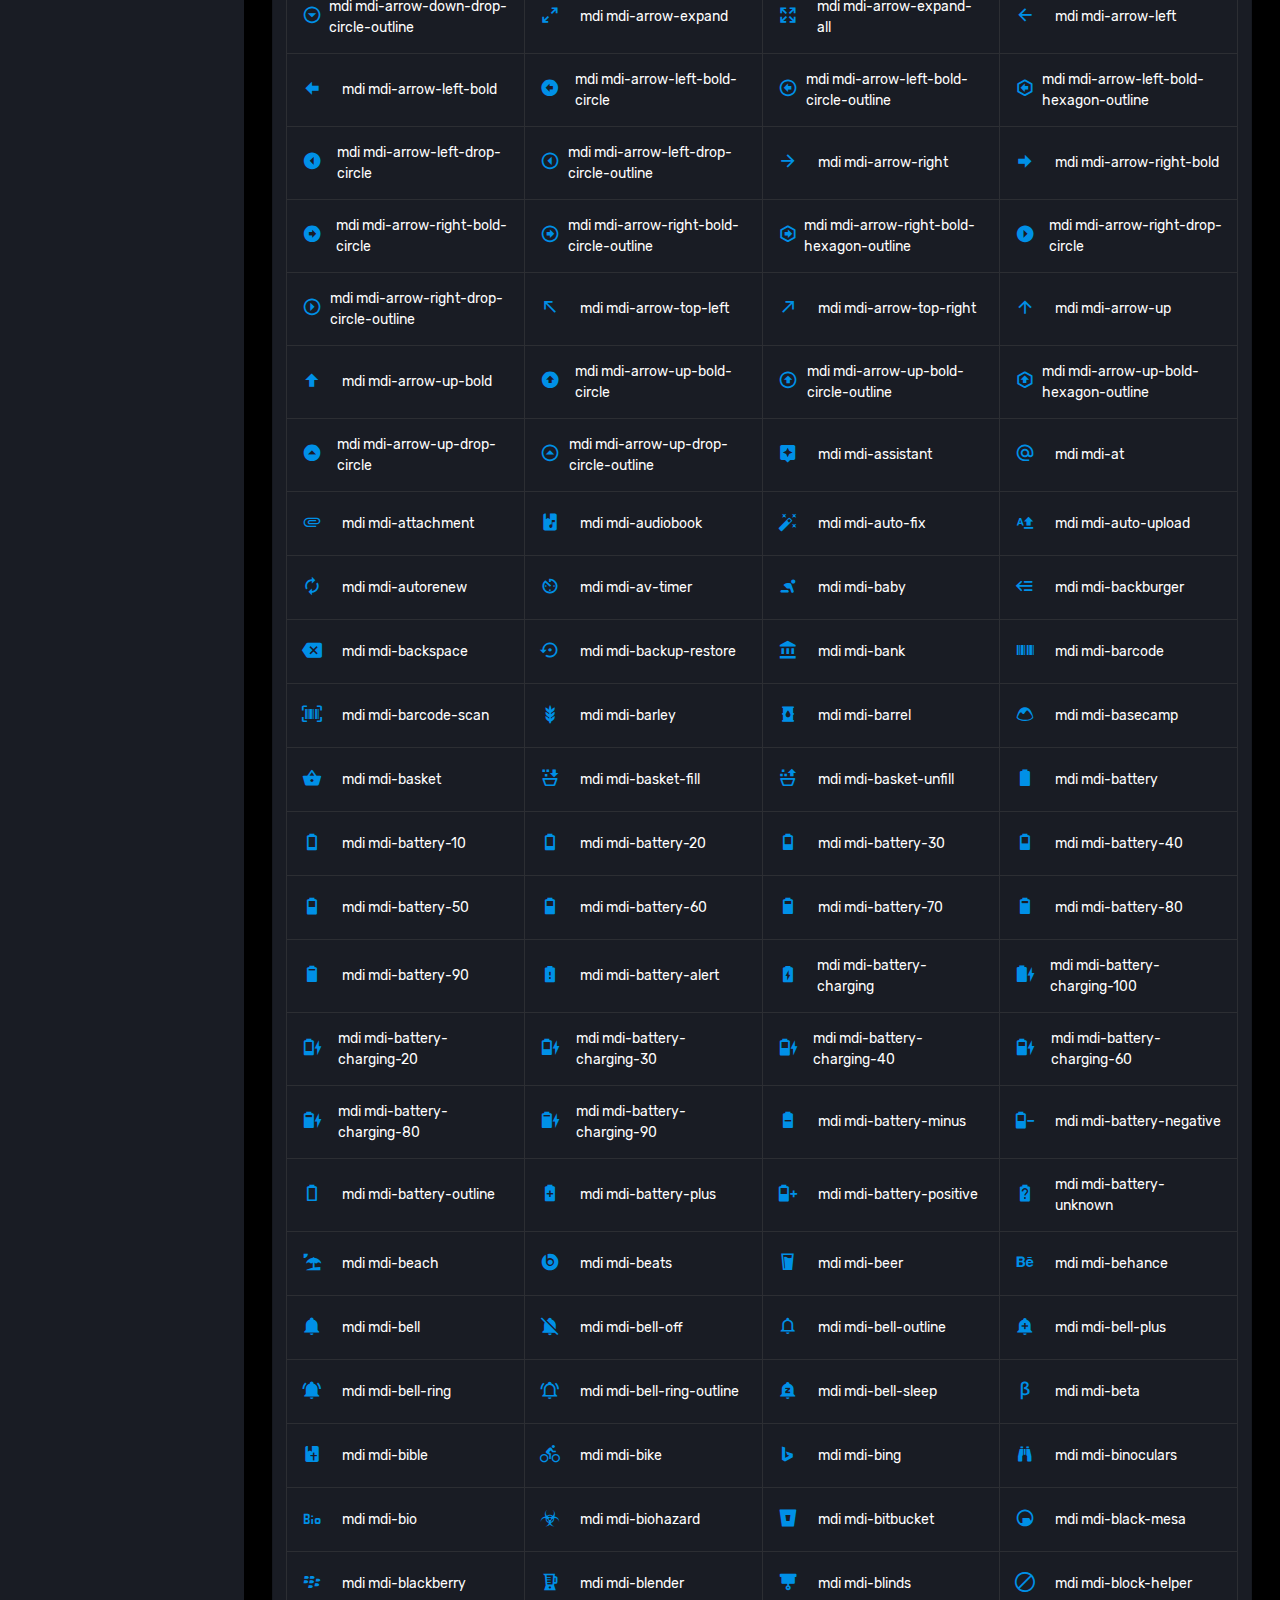
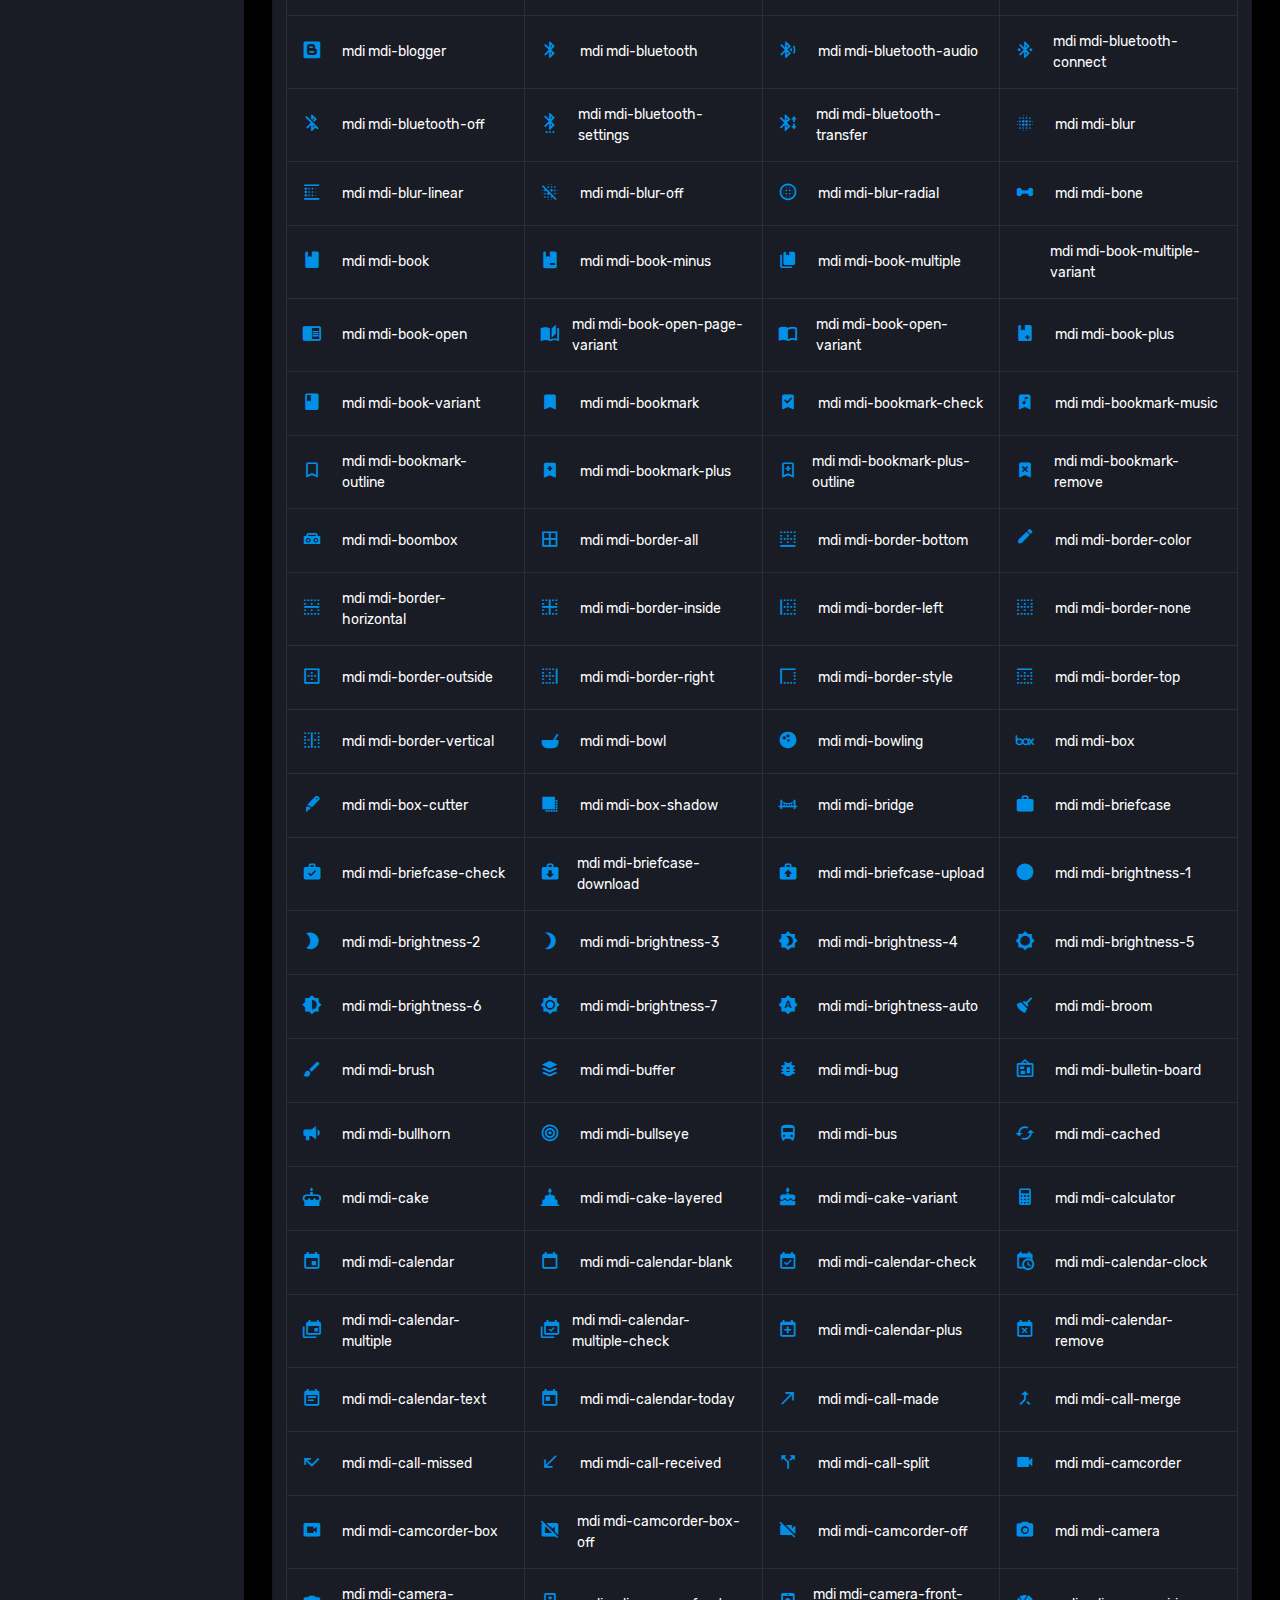
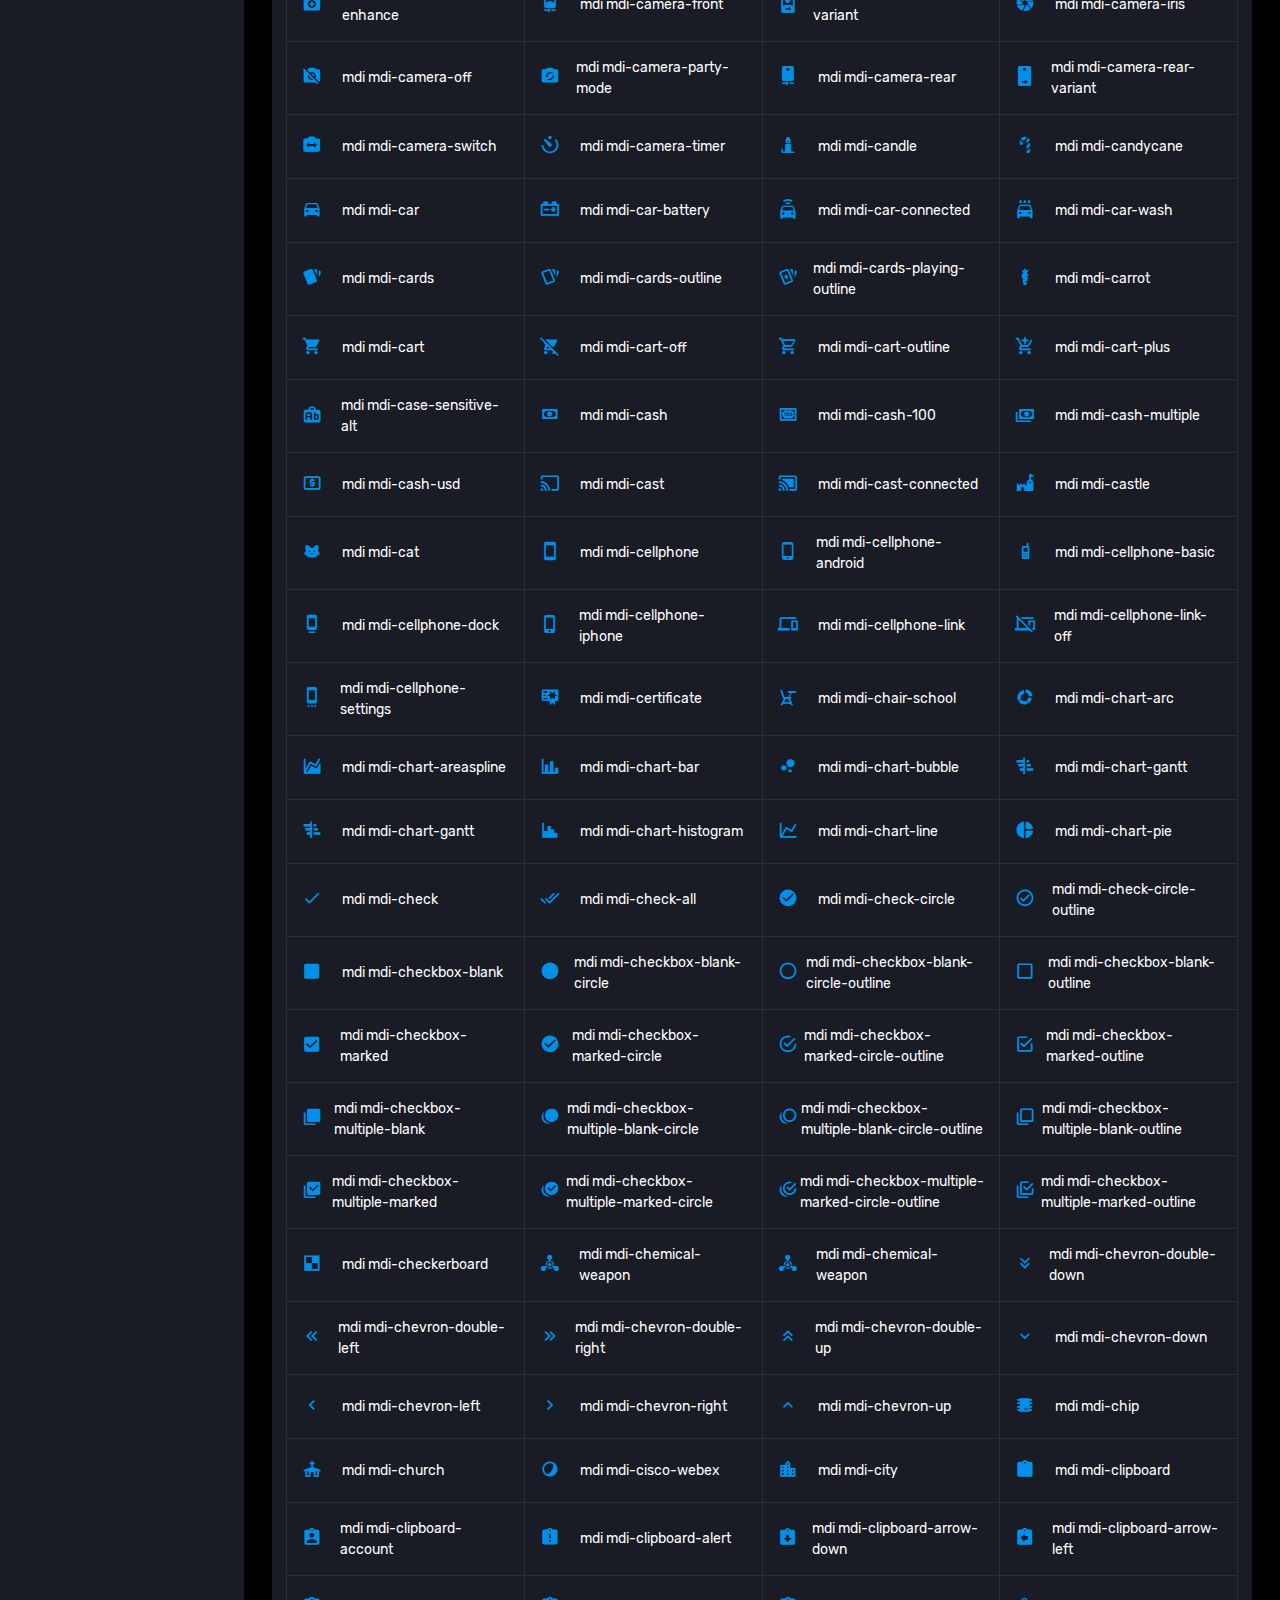
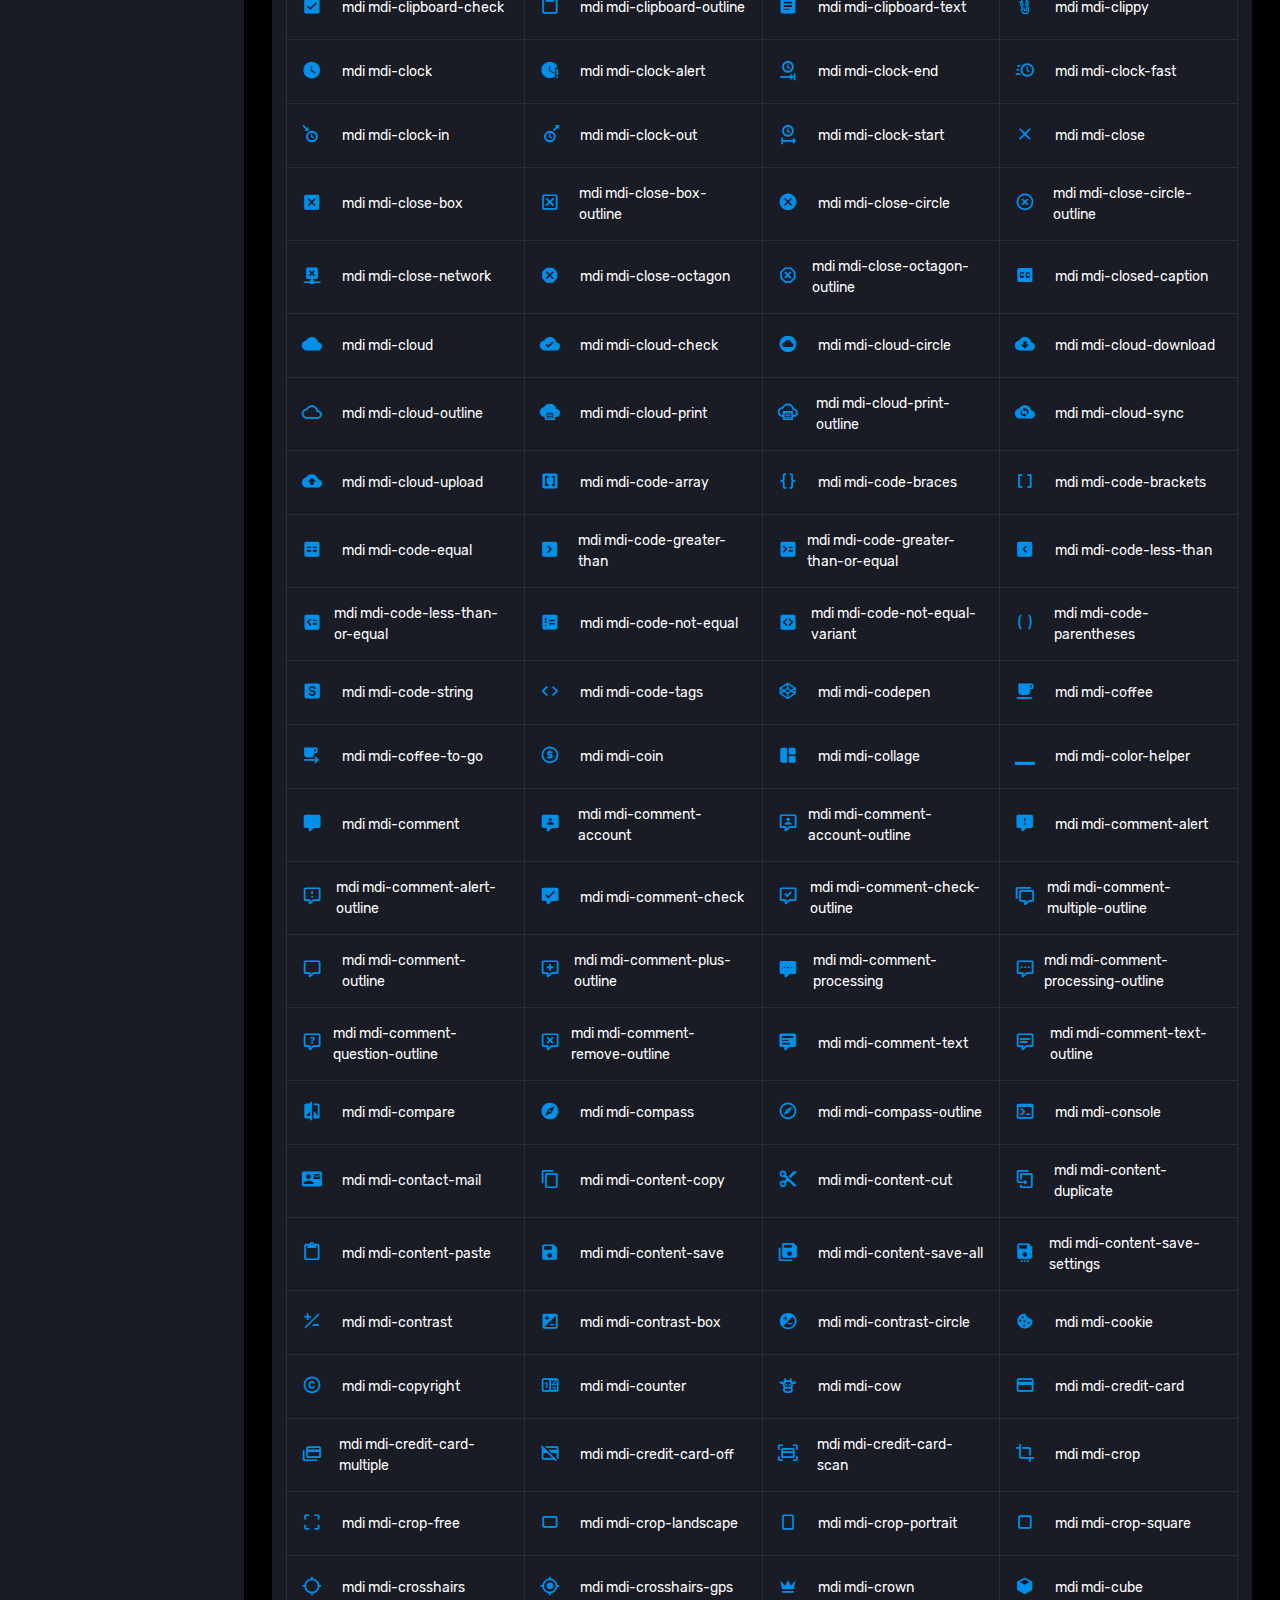
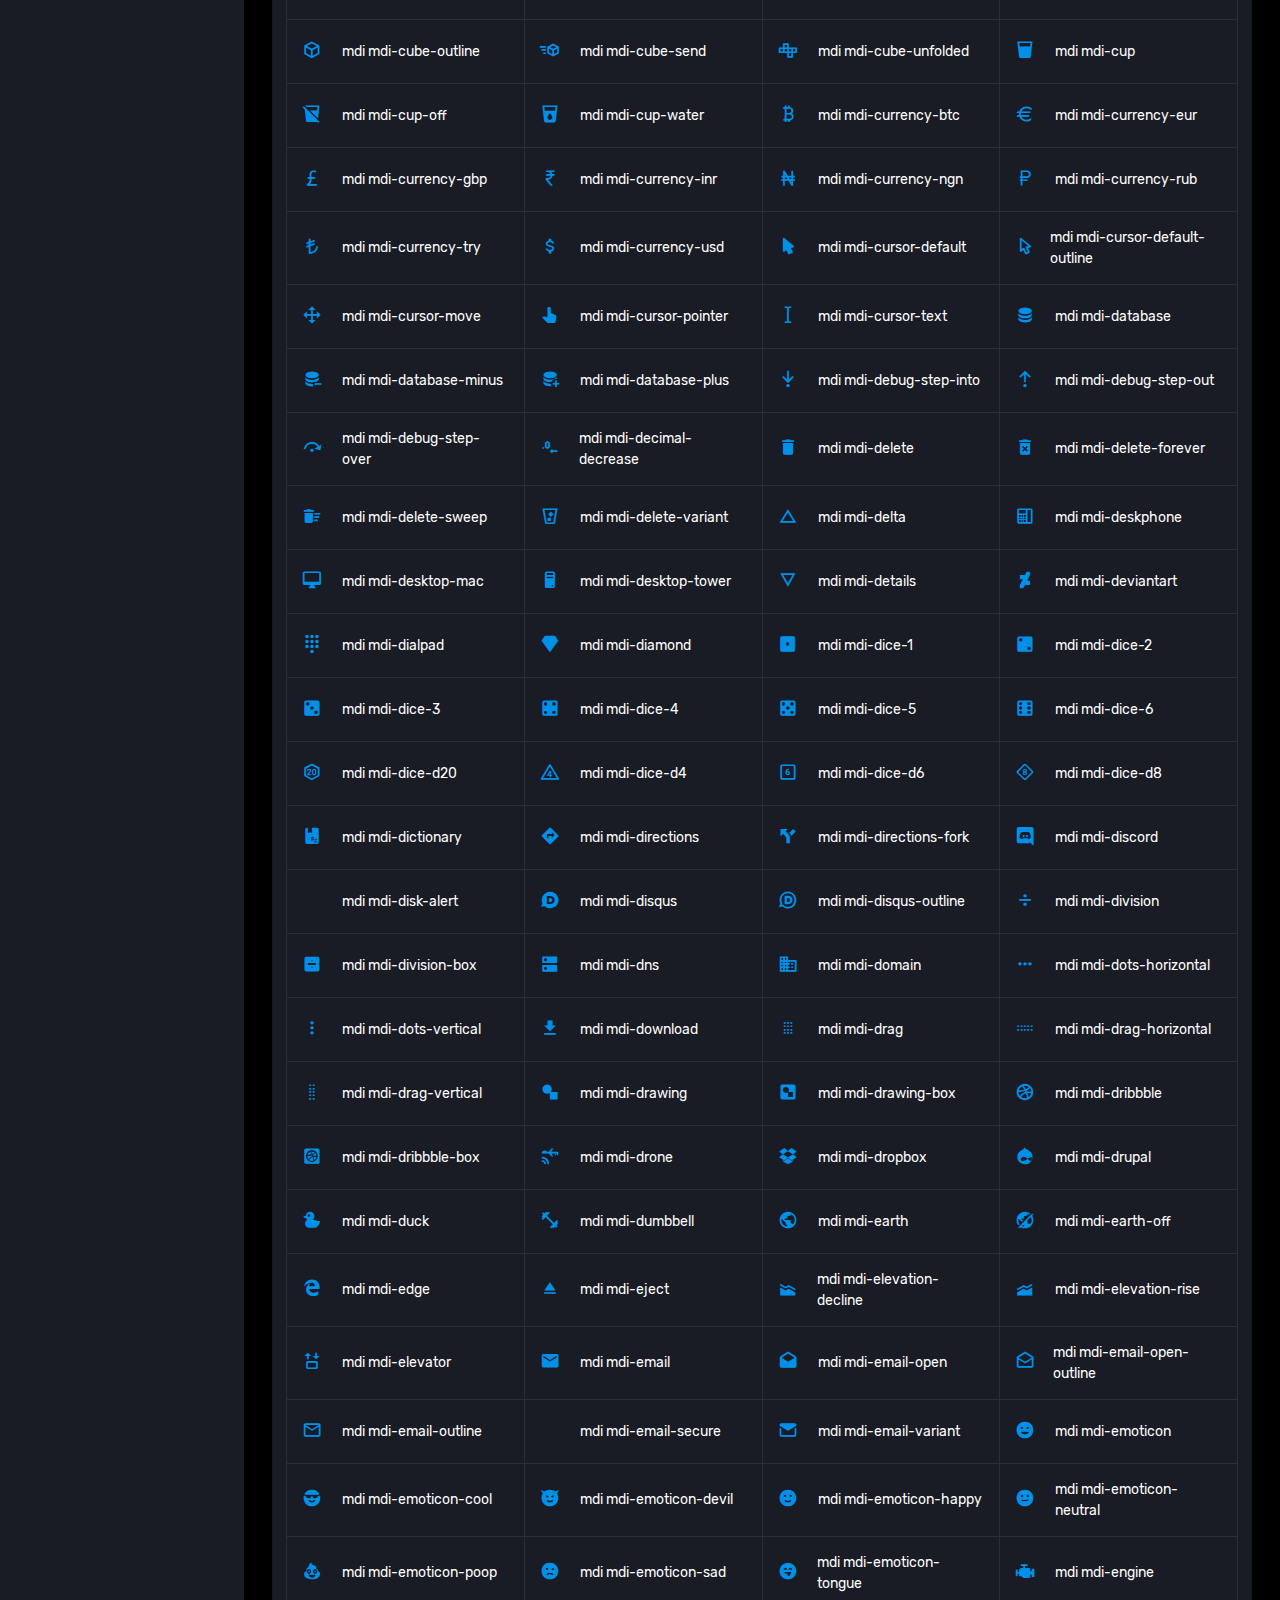
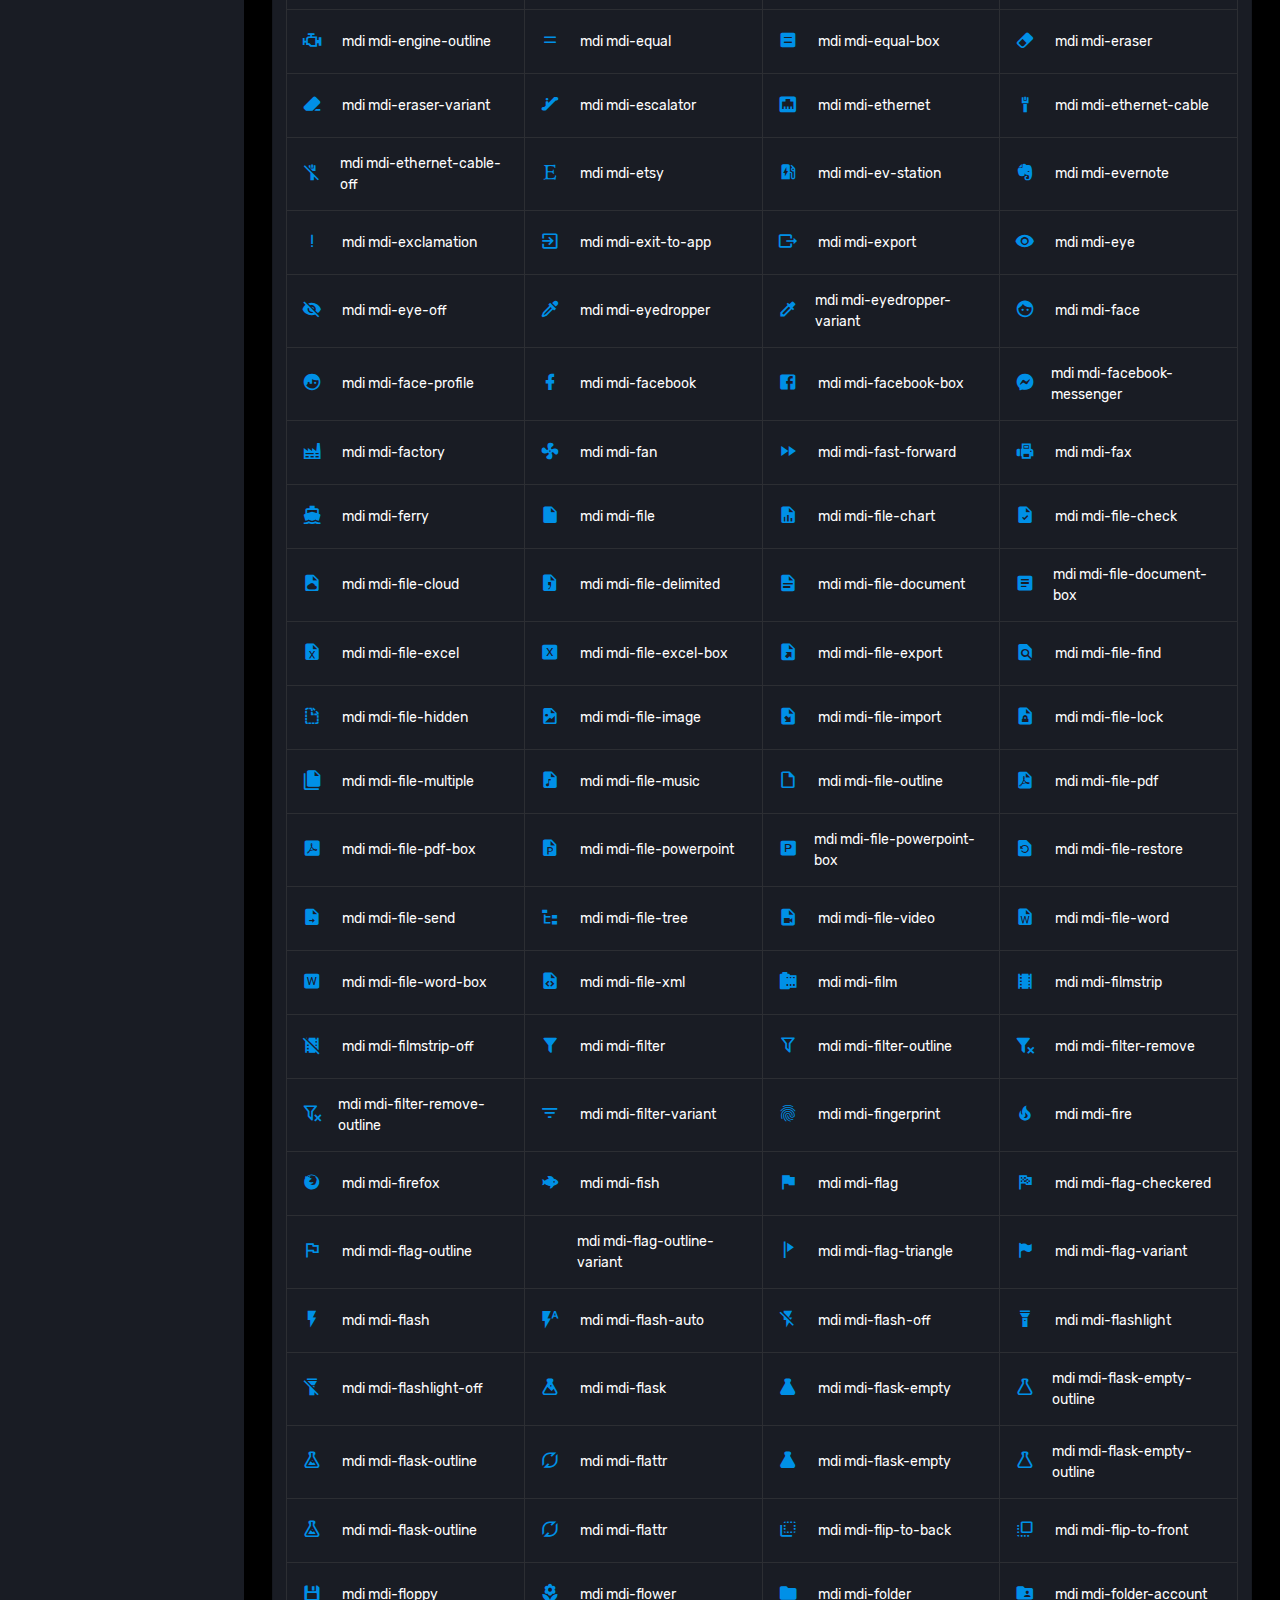
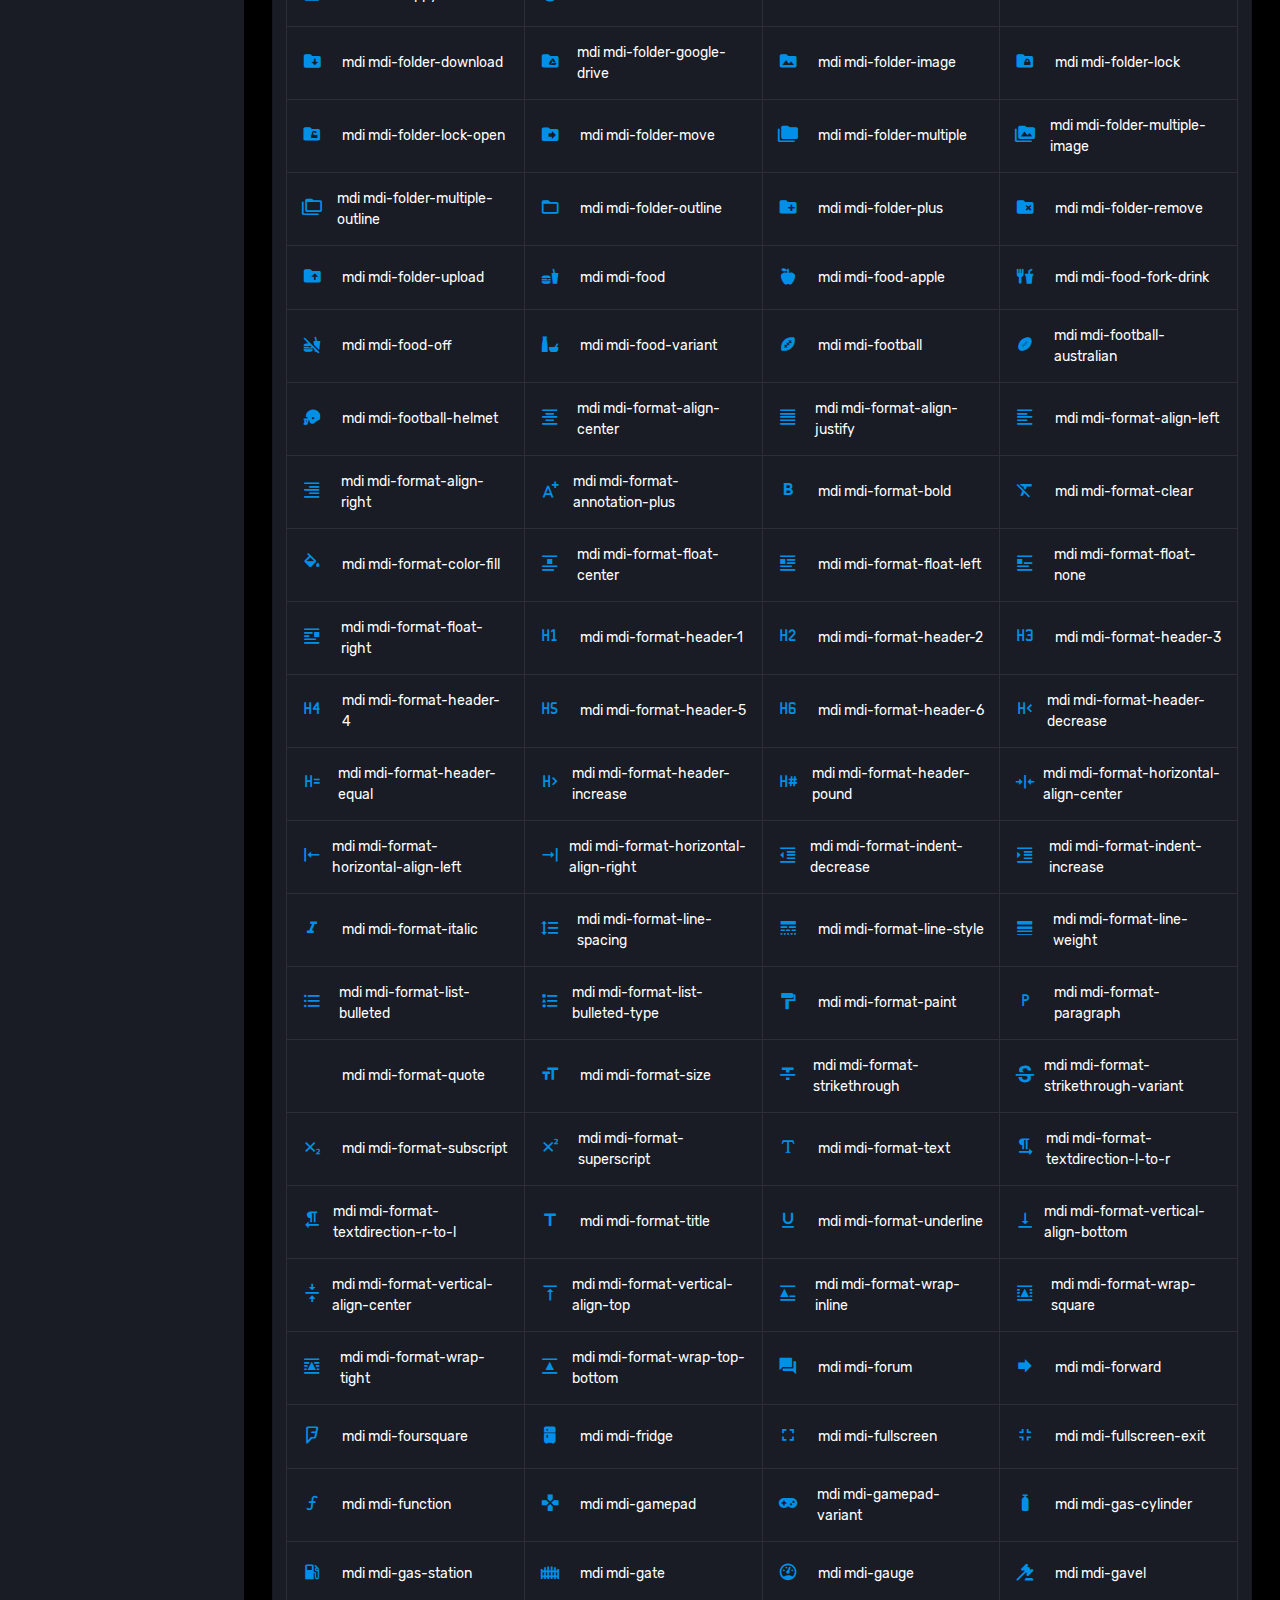
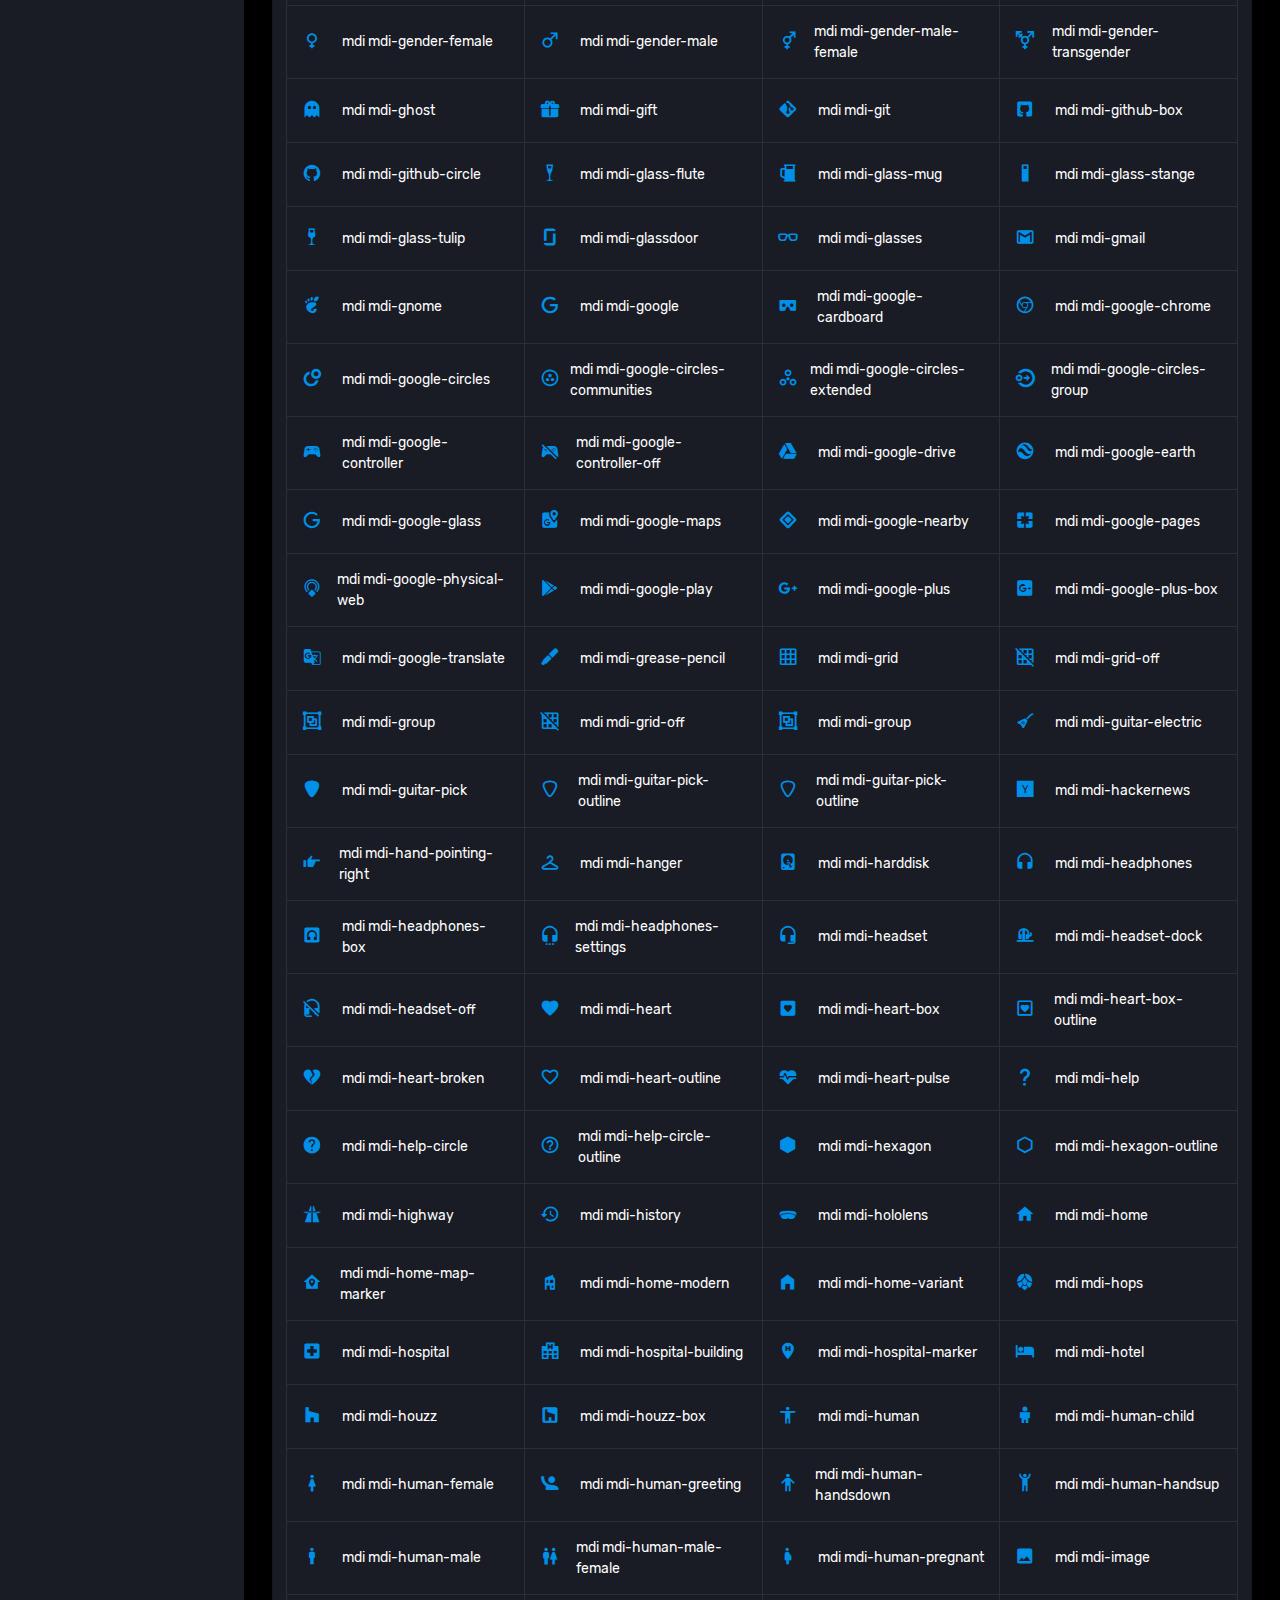
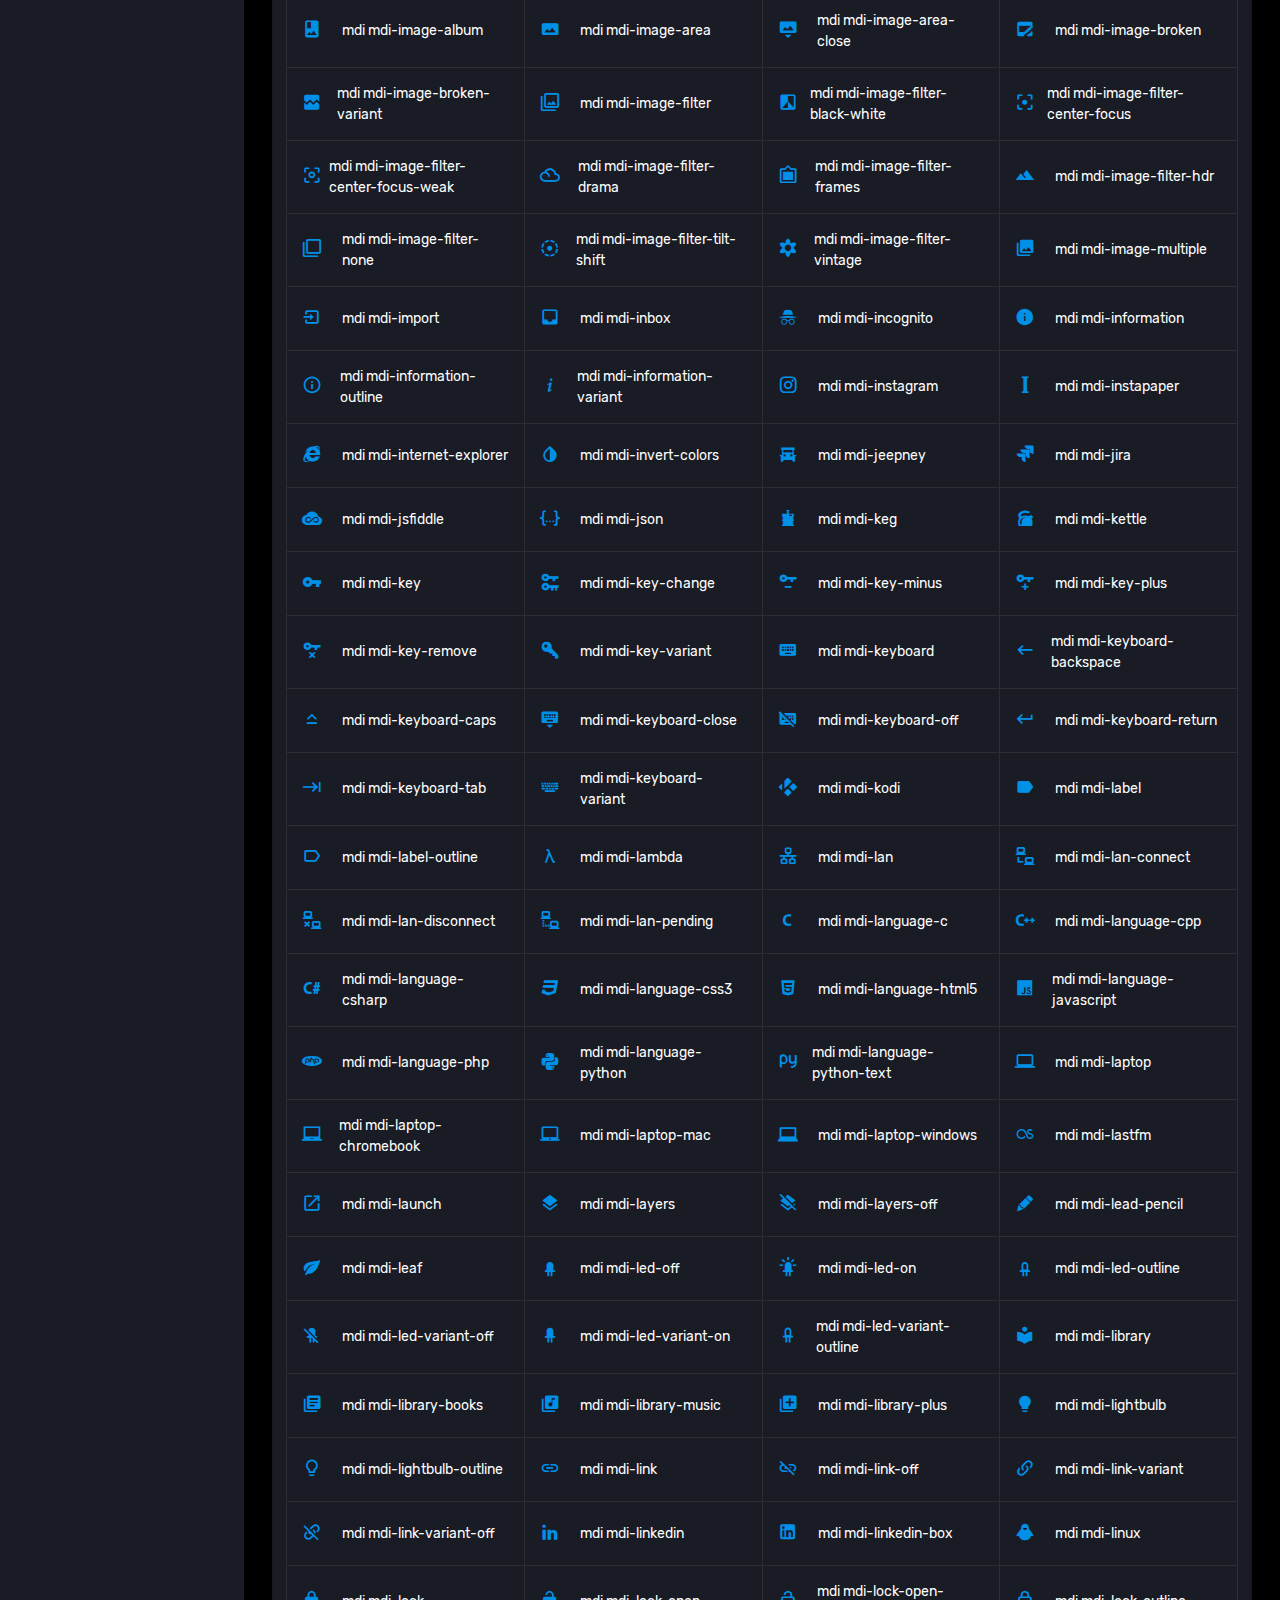
<file: AdminLayer/wwwroot/pages/icons/mdi.html>
<!DOCTYPE html>
<html lang="en">
  <head>
    <!-- Required meta tags -->
    <meta charset="utf-8">
    <meta name="viewport" content="width=device-width, initial-scale=1, shrink-to-fit=no">
    <title>Corona Admin</title>
    <!-- plugins:css -->
    <link rel="stylesheet" href="../../assets/vendors/mdi/css/materialdesignicons.min.css">
    <link rel="stylesheet" href="../../assets/vendors/css/vendor.bundle.base.css">
    <!-- endinject -->
    <!-- Plugin css for this page -->
    <!-- End Plugin css for this page -->
    <!-- inject:css -->
    <!-- endinject -->
    <!-- Layout styles -->
    <link rel="stylesheet" href="../../assets/css/style.css">
    <!-- End layout styles -->
    <link rel="shortcut icon" href="../../assets/images/favicon.png" />
  </head>
  <body>
    <div class=" container-scroller">
      <!-- partial:../../partials/_sidebar.html -->
      <nav class="sidebar sidebar-offcanvas" id="sidebar">
        <div class="sidebar-brand-wrapper d-none d-lg-flex align-items-center justify-content-center fixed-top">
          <a class="sidebar-brand brand-logo" href="../../index.html"><img src="../../assets/images/logo.svg" alt="logo" /></a>
          <a class="sidebar-brand brand-logo-mini" href="../../index.html"><img src="../../assets/images/logo-mini.svg" alt="logo" /></a>
        </div>
        <ul class="nav">
          <li class="nav-item profile">
            <div class="profile-desc">
              <div class="profile-pic">
                <div class="count-indicator">
                  <img class="img-xs rounded-circle " src="../../assets/images/faces/face15.jpg" alt="">
                  <span class="count bg-success"></span>
                </div>
                <div class="profile-name">
                  <h5 class="mb-0 font-weight-normal">Henry Klein</h5>
                  <span>Gold Member</span>
                </div>
              </div>
              <a href="#" id="profile-dropdown" data-bs-toggle="dropdown"><i class="mdi mdi-dots-vertical"></i></a>
              <div class="dropdown-menu dropdown-menu-right sidebar-dropdown preview-list" aria-labelledby="profile-dropdown">
                <a href="#" class="dropdown-item preview-item">
                  <div class="preview-thumbnail">
                    <div class="preview-icon bg-dark rounded-circle">
                      <i class="mdi mdi-settings text-primary"></i>
                    </div>
                  </div>
                  <div class="preview-item-content">
                    <p class="preview-subject ellipsis mb-1 text-small">Account settings</p>
                  </div>
                </a>
                <div class="dropdown-divider"></div>
                <a href="#" class="dropdown-item preview-item">
                  <div class="preview-thumbnail">
                    <div class="preview-icon bg-dark rounded-circle">
                      <i class="mdi mdi-onepassword  text-info"></i>
                    </div>
                  </div>
                  <div class="preview-item-content">
                    <p class="preview-subject ellipsis mb-1 text-small">Change Password</p>
                  </div>
                </a>
                <div class="dropdown-divider"></div>
                <a href="#" class="dropdown-item preview-item">
                  <div class="preview-thumbnail">
                    <div class="preview-icon bg-dark rounded-circle">
                      <i class="mdi mdi-calendar-today text-success"></i>
                    </div>
                  </div>
                  <div class="preview-item-content">
                    <p class="preview-subject ellipsis mb-1 text-small">To-do list</p>
                  </div>
                </a>
              </div>
            </div>
          </li>
          <li class="nav-item nav-category">
            <span class="nav-link">Navigation</span>
          </li>
          <li class="nav-item menu-items">
            <a class="nav-link" href="../../index.html">
              <span class="menu-icon">
                <i class="mdi mdi-speedometer"></i>
              </span>
              <span class="menu-title">Dashboard</span>
            </a>
          </li>
          <li class="nav-item menu-items">
            <a class="nav-link" data-bs-toggle="collapse" href="#ui-basic" aria-expanded="false" aria-controls="ui-basic">
              <span class="menu-icon">
                <i class="mdi mdi-laptop"></i>
              </span>
              <span class="menu-title">Basic UI Elements</span>
              <i class="menu-arrow"></i>
            </a>
            <div class="collapse" id="ui-basic">
              <ul class="nav flex-column sub-menu">
                <li class="nav-item"> <a class="nav-link" href="../../pages/ui-features/buttons.html">Buttons</a></li>
                <li class="nav-item"> <a class="nav-link" href="../../pages/ui-features/dropdowns.html">Dropdowns</a></li>
                <li class="nav-item"> <a class="nav-link" href="../../pages/ui-features/typography.html">Typography</a></li>
              </ul>
            </div>
          </li>
          <li class="nav-item menu-items">
            <a class="nav-link" href="../../pages/forms/basic_elements.html">
              <span class="menu-icon">
                <i class="mdi mdi-playlist-play"></i>
              </span>
              <span class="menu-title">Form Elements</span>
            </a>
          </li>
          <li class="nav-item menu-items">
            <a class="nav-link" href="../../pages/tables/basic-table.html">
              <span class="menu-icon">
                <i class="mdi mdi-table-large"></i>
              </span>
              <span class="menu-title">Tables</span>
            </a>
          </li>
          <li class="nav-item menu-items">
            <a class="nav-link" href="../../pages/charts/chartjs.html">
              <span class="menu-icon">
                <i class="mdi mdi-chart-bar"></i>
              </span>
              <span class="menu-title">Charts</span>
            </a>
          </li>
          <li class="nav-item menu-items">
            <a class="nav-link" href="../../pages/icons/mdi.html">
              <span class="menu-icon">
                <i class="mdi mdi-contacts"></i>
              </span>
              <span class="menu-title">Icons</span>
            </a>
          </li>
          <li class="nav-item menu-items">
            <a class="nav-link" data-bs-toggle="collapse" href="#auth" aria-expanded="false" aria-controls="auth">
              <span class="menu-icon">
                <i class="mdi mdi-security"></i>
              </span>
              <span class="menu-title">User Pages</span>
              <i class="menu-arrow"></i>
            </a>
            <div class="collapse" id="auth">
              <ul class="nav flex-column sub-menu">
                <li class="nav-item"> <a class="nav-link" href="../../pages/samples/blank-page.html"> Blank Page </a></li>
                <li class="nav-item"> <a class="nav-link" href="../../pages/samples/error-404.html"> 404 </a></li>
                <li class="nav-item"> <a class="nav-link" href="../../pages/samples/error-500.html"> 500 </a></li>
                <li class="nav-item"> <a class="nav-link" href="../../pages/samples/login.html"> Login </a></li>
                <li class="nav-item"> <a class="nav-link" href="../../pages/samples/register.html"> Register </a></li>
              </ul>
            </div>
          </li>
          <li class="nav-item menu-items">
            <a class="nav-link" href="http://www.bootstrapdash.com/demo/corona-free/jquery/documentation/documentation.html">
              <span class="menu-icon">
                <i class="mdi mdi-file-document-box"></i>
              </span>
              <span class="menu-title">Documentation</span>
            </a>
          </li>
        </ul>
      </nav>
      <!-- partial -->
      <div class="container-fluid page-body-wrapper">
        <!-- partial:../../partials/_navbar.html -->
        <nav class="navbar p-0 fixed-top d-flex flex-row">
          <div class="navbar-brand-wrapper d-flex d-lg-none align-items-center justify-content-center">
            <a class="navbar-brand brand-logo-mini" href="../../index.html"><img src="../../assets/images/logo-mini.svg" alt="logo" /></a>
          </div>
          <div class="navbar-menu-wrapper flex-grow d-flex align-items-stretch">
            <button class="navbar-toggler navbar-toggler align-self-center" type="button" data-toggle="minimize">
              <span class="mdi mdi-menu"></span>
            </button>
            <ul class="navbar-nav w-100">
              <li class="nav-item w-100">
                <form class="nav-link mt-2 mt-md-0 d-none d-lg-flex search">
                  <input type="text" class="form-control" placeholder="Search products">
                </form>
              </li>
            </ul>
            <ul class="navbar-nav navbar-nav-right">
              <li class="nav-item dropdown d-none d-lg-block">
                <a class="nav-link btn btn-success create-new-button" id="createbuttonDropdown" data-bs-toggle="dropdown" aria-expanded="false" href="#">+ Create New Project</a>
                <div class="dropdown-menu dropdown-menu-right navbar-dropdown preview-list" aria-labelledby="createbuttonDropdown">
                  <h6 class="p-3 mb-0">Projects</h6>
                  <div class="dropdown-divider"></div>
                  <a class="dropdown-item preview-item">
                    <div class="preview-thumbnail">
                      <div class="preview-icon bg-dark rounded-circle">
                        <i class="mdi mdi-file-outline text-primary"></i>
                      </div>
                    </div>
                    <div class="preview-item-content">
                      <p class="preview-subject ellipsis mb-1">Software Development</p>
                    </div>
                  </a>
                  <div class="dropdown-divider"></div>
                  <a class="dropdown-item preview-item">
                    <div class="preview-thumbnail">
                      <div class="preview-icon bg-dark rounded-circle">
                        <i class="mdi mdi-web text-info"></i>
                      </div>
                    </div>
                    <div class="preview-item-content">
                      <p class="preview-subject ellipsis mb-1">UI Development</p>
                    </div>
                  </a>
                  <div class="dropdown-divider"></div>
                  <a class="dropdown-item preview-item">
                    <div class="preview-thumbnail">
                      <div class="preview-icon bg-dark rounded-circle">
                        <i class="mdi mdi-layers text-danger"></i>
                      </div>
                    </div>
                    <div class="preview-item-content">
                      <p class="preview-subject ellipsis mb-1">Software Testing</p>
                    </div>
                  </a>
                  <div class="dropdown-divider"></div>
                  <p class="p-3 mb-0 text-center">See all projects</p>
                </div>
              </li>
              <li class="nav-item nav-settings d-none d-lg-block">
                <a class="nav-link" href="#">
                  <i class="mdi mdi-view-grid"></i>
                </a>
              </li>
              <li class="nav-item dropdown border-left">
                <a class="nav-link count-indicator dropdown-toggle" id="messageDropdown" href="#" data-bs-toggle="dropdown" aria-expanded="false">
                  <i class="mdi mdi-email"></i>
                  <span class="count bg-success"></span>
                </a>
                <div class="dropdown-menu dropdown-menu-right navbar-dropdown preview-list" aria-labelledby="messageDropdown">
                  <h6 class="p-3 mb-0">Messages</h6>
                  <div class="dropdown-divider"></div>
                  <a class="dropdown-item preview-item">
                    <div class="preview-thumbnail">
                      <img src="../../assets/images/faces/face4.jpg" alt="image" class="rounded-circle profile-pic">
                    </div>
                    <div class="preview-item-content">
                      <p class="preview-subject ellipsis mb-1">Mark send you a message</p>
                      <p class="text-muted mb-0"> 1 Minutes ago </p>
                    </div>
                  </a>
                  <div class="dropdown-divider"></div>
                  <a class="dropdown-item preview-item">
                    <div class="preview-thumbnail">
                      <img src="../../assets/images/faces/face2.jpg" alt="image" class="rounded-circle profile-pic">
                    </div>
                    <div class="preview-item-content">
                      <p class="preview-subject ellipsis mb-1">Cregh send you a message</p>
                      <p class="text-muted mb-0"> 15 Minutes ago </p>
                    </div>
                  </a>
                  <div class="dropdown-divider"></div>
                  <a class="dropdown-item preview-item">
                    <div class="preview-thumbnail">
                      <img src="../../assets/images/faces/face3.jpg" alt="image" class="rounded-circle profile-pic">
                    </div>
                    <div class="preview-item-content">
                      <p class="preview-subject ellipsis mb-1">Profile picture updated</p>
                      <p class="text-muted mb-0"> 18 Minutes ago </p>
                    </div>
                  </a>
                  <div class="dropdown-divider"></div>
                  <p class="p-3 mb-0 text-center">4 new messages</p>
                </div>
              </li>
              <li class="nav-item dropdown border-left">
                <a class="nav-link count-indicator dropdown-toggle" id="notificationDropdown" href="#" data-bs-toggle="dropdown">
                  <i class="mdi mdi-bell"></i>
                  <span class="count bg-danger"></span>
                </a>
                <div class="dropdown-menu dropdown-menu-right navbar-dropdown preview-list" aria-labelledby="notificationDropdown">
                  <h6 class="p-3 mb-0">Notifications</h6>
                  <div class="dropdown-divider"></div>
                  <a class="dropdown-item preview-item">
                    <div class="preview-thumbnail">
                      <div class="preview-icon bg-dark rounded-circle">
                        <i class="mdi mdi-calendar text-success"></i>
                      </div>
                    </div>
                    <div class="preview-item-content">
                      <p class="preview-subject mb-1">Event today</p>
                      <p class="text-muted ellipsis mb-0"> Just a reminder that you have an event today </p>
                    </div>
                  </a>
                  <div class="dropdown-divider"></div>
                  <a class="dropdown-item preview-item">
                    <div class="preview-thumbnail">
                      <div class="preview-icon bg-dark rounded-circle">
                        <i class="mdi mdi-settings text-danger"></i>
                      </div>
                    </div>
                    <div class="preview-item-content">
                      <p class="preview-subject mb-1">Settings</p>
                      <p class="text-muted ellipsis mb-0"> Update dashboard </p>
                    </div>
                  </a>
                  <div class="dropdown-divider"></div>
                  <a class="dropdown-item preview-item">
                    <div class="preview-thumbnail">
                      <div class="preview-icon bg-dark rounded-circle">
                        <i class="mdi mdi-link-variant text-warning"></i>
                      </div>
                    </div>
                    <div class="preview-item-content">
                      <p class="preview-subject mb-1">Launch Admin</p>
                      <p class="text-muted ellipsis mb-0"> New admin wow! </p>
                    </div>
                  </a>
                  <div class="dropdown-divider"></div>
                  <p class="p-3 mb-0 text-center">See all notifications</p>
                </div>
              </li>
              <li class="nav-item dropdown">
                <a class="nav-link" id="profileDropdown" href="#" data-bs-toggle="dropdown">
                  <div class="navbar-profile">
                    <img class="img-xs rounded-circle" src="../../assets/images/faces/face15.jpg" alt="">
                    <p class="mb-0 d-none d-sm-block navbar-profile-name">Henry Klein</p>
                    <i class="mdi mdi-menu-down d-none d-sm-block"></i>
                  </div>
                </a>
                <div class="dropdown-menu dropdown-menu-right navbar-dropdown preview-list" aria-labelledby="profileDropdown">
                  <h6 class="p-3 mb-0">Profile</h6>
                  <div class="dropdown-divider"></div>
                  <a class="dropdown-item preview-item">
                    <div class="preview-thumbnail">
                      <div class="preview-icon bg-dark rounded-circle">
                        <i class="mdi mdi-settings text-success"></i>
                      </div>
                    </div>
                    <div class="preview-item-content">
                      <p class="preview-subject mb-1">Settings</p>
                    </div>
                  </a>
                  <div class="dropdown-divider"></div>
                  <a class="dropdown-item preview-item">
                    <div class="preview-thumbnail">
                      <div class="preview-icon bg-dark rounded-circle">
                        <i class="mdi mdi-logout text-danger"></i>
                      </div>
                    </div>
                    <div class="preview-item-content">
                      <p class="preview-subject mb-1">Log out</p>
                    </div>
                  </a>
                  <div class="dropdown-divider"></div>
                  <p class="p-3 mb-0 text-center">Advanced settings</p>
                </div>
              </li>
            </ul>
            <button class="navbar-toggler navbar-toggler-right d-lg-none align-self-center" type="button" data-toggle="offcanvas">
              <span class="mdi mdi-format-line-spacing"></span>
            </button>
          </div>
        </nav>
        <!-- partial -->
        <div class="main-panel">
          <div class="content-wrapper">
            <div class="page-header">
              <h3 class="page-title"> Material design icons </h3>
              <nav aria-label="breadcrumb">
                <ol class="breadcrumb">
                  <li class="breadcrumb-item"><a href="#">Icons</a></li>
                  <li class="breadcrumb-item active" aria-current="page">Material design icons</li>
                </ol>
              </nav>
            </div>
            <div class="row">
              <div class="col-lg-12 grid-margin">
                <div class="card">
                  <div class="card-body">
                    <div class="row icons-list">
                      <div class="col-sm-6 col-md-4 col-lg-3">
                        <i class="mdi mdi-access-point"></i> mdi mdi-access-point
                      </div>
                      <div class="col-sm-6 col-md-4 col-lg-3">
                        <i class="mdi mdi-access-point-network"></i> mdi mdi-access-point-network
                      </div>
                      <div class="col-sm-6 col-md-4 col-lg-3">
                        <i class="mdi mdi-account"></i> mdi mdi-account
                      </div>
                      <div class="col-sm-6 col-md-4 col-lg-3">
                        <i class="mdi mdi-account-box"></i> mdi mdi-account-box
                      </div>
                      <div class="col-sm-6 col-md-4 col-lg-3">
                        <i class="mdi mdi-account-box-outline"></i> mdi mdi-account-box-outline
                      </div>
                      <div class="col-sm-6 col-md-4 col-lg-3">
                        <i class="mdi mdi-account-card-details"></i> mdi mdi-account-card-details
                      </div>
                      <div class="col-sm-6 col-md-4 col-lg-3">
                        <i class="mdi mdi-account-check"></i> mdi mdi-account-check
                      </div>
                      <div class="col-sm-6 col-md-4 col-lg-3">
                        <i class="mdi mdi-account-circle"></i> mdi mdi-account-circle
                      </div>
                      <div class="col-sm-6 col-md-4 col-lg-3">
                        <i class="mdi mdi-account-convert"></i> mdi mdi-account-convert
                      </div>
                      <div class="col-sm-6 col-md-4 col-lg-3">
                        <i class="mdi mdi-account-key"></i> mdi mdi-account-key
                      </div>
                      <div class="col-sm-6 col-md-4 col-lg-3">
                        <i class="mdi mdi-account-minus"></i> mdi mdi-account-minus
                      </div>
                      <div class="col-sm-6 col-md-4 col-lg-3">
                        <i class="mdi mdi-account-multiple"></i> mdi mdi-account-multiple
                      </div>
                      <div class="col-sm-6 col-md-4 col-lg-3">
                        <i class="mdi mdi-account-multiple-minus"></i> mdi mdi-account-multiple-minus
                      </div>
                      <div class="col-sm-6 col-md-4 col-lg-3">
                        <i class="mdi mdi-account-multiple-outline"></i> mdi mdi-account-multiple-outline
                      </div>
                      <div class="col-sm-6 col-md-4 col-lg-3">
                        <i class="mdi mdi-account-multiple-plus"></i> mdi mdi-account-multiple-plus
                      </div>
                      <div class="col-sm-6 col-md-4 col-lg-3">
                        <i class="mdi mdi-account-network"></i> mdi mdi-account-network
                      </div>
                      <div class="col-sm-6 col-md-4 col-lg-3">
                        <i class="mdi mdi-account-off"></i> mdi mdi-account-off
                      </div>
                      <div class="col-sm-6 col-md-4 col-lg-3">
                        <i class="mdi mdi-account-outline"></i> mdi mdi-account-outline
                      </div>
                      <div class="col-sm-6 col-md-4 col-lg-3">
                        <i class="mdi mdi-account-plus"></i> mdi mdi-account-plus
                      </div>
                      <div class="col-sm-6 col-md-4 col-lg-3">
                        <i class="mdi mdi-account-remove"></i> mdi mdi-account-remove
                      </div>
                      <div class="col-sm-6 col-md-4 col-lg-3">
                        <i class="mdi mdi-account-search"></i> mdi mdi-account-search
                      </div>
                      <div class="col-sm-6 col-md-4 col-lg-3">
                        <i class="mdi mdi-account-settings"></i> mdi mdi-account-settings
                      </div>
                      <div class="col-sm-6 col-md-4 col-lg-3">
                        <i class="mdi mdi-account-star"></i> mdi mdi-account-star
                      </div>
                      <div class="col-sm-6 col-md-4 col-lg-3">
                        <i class="mdi mdi-account-switch"></i> mdi mdi-account-switch
                      </div>
                      <div class="col-sm-6 col-md-4 col-lg-3">
                        <i class="mdi mdi-adjust"></i> mdi mdi-adjust
                      </div>
                      <div class="col-sm-6 col-md-4 col-lg-3">
                        <i class="mdi mdi-air-conditioner"></i> mdi mdi-air-conditioner
                      </div>
                      <div class="col-sm-6 col-md-4 col-lg-3">
                        <i class="mdi mdi-airballoon"></i> mdi mdi-airballoon
                      </div>
                      <div class="col-sm-6 col-md-4 col-lg-3">
                        <i class="mdi mdi-airplane"></i> mdi mdi-airplane
                      </div>
                      <div class="col-sm-6 col-md-4 col-lg-3">
                        <i class="mdi mdi-airplane-landing"></i> mdi mdi-airplane-landing
                      </div>
                      <div class="col-sm-6 col-md-4 col-lg-3">
                        <i class="mdi mdi-airplane-off"></i> mdi mdi-airplane-off
                      </div>
                      <div class="col-sm-6 col-md-4 col-lg-3">
                        <i class="mdi mdi-airplane-takeoff"></i> mdi mdi-airplane-takeoff
                      </div>
                      <div class="col-sm-6 col-md-4 col-lg-3">
                        <i class="mdi mdi-airplay"></i> mdi mdi-airplay
                      </div>
                      <div class="col-sm-6 col-md-4 col-lg-3">
                        <i class="mdi mdi-alarm"></i> mdi mdi-alarm
                      </div>
                      <div class="col-sm-6 col-md-4 col-lg-3">
                        <i class="mdi mdi-alarm-check"></i> mdi mdi-alarm-check
                      </div>
                      <div class="col-sm-6 col-md-4 col-lg-3">
                        <i class="mdi mdi-alarm-multiple"></i> mdi mdi-alarm-multiple
                      </div>
                      <div class="col-sm-6 col-md-4 col-lg-3">
                        <i class="mdi mdi-alarm-off"></i> mdi mdi-alarm-off
                      </div>
                      <div class="col-sm-6 col-md-4 col-lg-3">
                        <i class="mdi mdi-alarm-plus"></i> mdi mdi-alarm-plus
                      </div>
                      <div class="col-sm-6 col-md-4 col-lg-3">
                        <i class="mdi mdi-album"></i> mdi mdi-albums
                      </div>
                      <div class="col-sm-6 col-md-4 col-lg-3">
                        <i class="mdi mdi-alert"></i> mdi mdi-alert
                      </div>
                      <div class="col-sm-6 col-md-4 col-lg-3">
                        <i class="mdi mdi-alert-box"></i> mdi mdi-alert-box
                      </div>
                      <div class="col-sm-6 col-md-4 col-lg-3">
                        <i class="mdi mdi-alert-circle"></i> mdi mdi-alert-circle
                      </div>
                      <div class="col-sm-6 col-md-4 col-lg-3">
                        <i class="mdi mdi-alert-circle-outline"></i> mdi mdi-alert-circle-outline
                      </div>
                      <div class="col-sm-6 col-md-4 col-lg-3">
                        <i class="mdi mdi-alert-octagon"></i> mdi mdi-alert-octagon
                      </div>
                      <div class="col-sm-6 col-md-4 col-lg-3">
                        <i class="mdi mdi-alert-outline"></i> mdi mdi-alert-outline
                      </div>
                      <div class="col-sm-6 col-md-4 col-lg-3">
                        <i class="mdi mdi-alpha"></i> mdi mdi-alpha
                      </div>
                      <div class="col-sm-6 col-md-4 col-lg-3">
                        <i class="mdi mdi-alphabetical"></i> mdi mdi-alphabetical
                      </div>
                      <div class="col-sm-6 col-md-4 col-lg-3">
                        <i class="mdi mdi-altimeter"></i> mdi mdi-altimeter
                      </div>
                      <div class="col-sm-6 col-md-4 col-lg-3">
                        <i class="mdi mdi-amazon"></i> mdi mdi-amazon
                      </div>
                      <div class="col-sm-6 col-md-4 col-lg-3">
                        <i class="mdi mdi-ambulance"></i> mdi mdi-ambulance
                      </div>
                      <div class="col-sm-6 col-md-4 col-lg-3">
                        <i class="mdi mdi-amplifier"></i> mdi mdi-amplifier
                      </div>
                      <div class="col-sm-6 col-md-4 col-lg-3">
                        <i class="mdi mdi-anchor"></i> mdi mdi-anchor
                      </div>
                      <div class="col-sm-6 col-md-4 col-lg-3">
                        <i class="mdi mdi-android"></i> mdi mdi-android
                      </div>
                      <div class="col-sm-6 col-md-4 col-lg-3">
                        <i class="mdi mdi-android-debug-bridge"></i> mdi mdi-android-debug-bridge
                      </div>
                      <div class="col-sm-6 col-md-4 col-lg-3">
                        <i class="mdi mdi-android-studio"></i> mdi mdi-android-studio
                      </div>
                      <div class="col-sm-6 col-md-4 col-lg-3">
                        <i class="mdi mdi-animation"></i> mdi mdi-animation
                      </div>
                      <div class="col-sm-6 col-md-4 col-lg-3">
                        <i class="mdi mdi-apple"></i> mdi mdi-apple
                      </div>
                      <div class="col-sm-6 col-md-4 col-lg-3">
                        <i class="mdi mdi-apple-finder"></i> mdi mdi-apple-finder
                      </div>
                      <div class="col-sm-6 col-md-4 col-lg-3">
                        <i class="mdi mdi-apple-ios"></i> mdi mdi-apple-ios
                      </div>
                      <div class="col-sm-6 col-md-4 col-lg-3">
                        <i class="mdi mdi-apple-keyboard-caps"></i> mdi mdi-apple-keyboard-caps
                      </div>
                      <div class="col-sm-6 col-md-4 col-lg-3">
                        <i class="mdi mdi-apple-keyboard-command"></i> mdi mdi-apple-keyboard-command
                      </div>
                      <div class="col-sm-6 col-md-4 col-lg-3">
                        <i class="mdi mdi-apple-keyboard-control"></i> mdi mdi-apple-keyboard-control
                      </div>
                      <div class="col-sm-6 col-md-4 col-lg-3">
                        <i class="mdi mdi-apple-keyboard-option"></i> mdi mdi-apple-keyboard-option
                      </div>
                      <div class="col-sm-6 col-md-4 col-lg-3">
                        <i class="mdi mdi-apple-keyboard-shift"></i> mdi mdi-apple-keyboard-shift
                      </div>
                      <div class="col-sm-6 col-md-4 col-lg-3">
                        <i class="mdi mdi-apple-safari"></i> mdi mdi-apple-safari
                      </div>
                      <div class="col-sm-6 col-md-4 col-lg-3">
                        <i class="mdi mdi-application"></i> mdi mdi-application
                      </div>
                      <div class="col-sm-6 col-md-4 col-lg-3">
                        <i class="mdi mdi-apps"></i> mdi mdi-apps
                      </div>
                      <div class="col-sm-6 col-md-4 col-lg-3">
                        <i class="mdi mdi-archive"></i> mdi mdi-archive
                      </div>
                      <div class="col-sm-6 col-md-4 col-lg-3">
                        <i class="mdi mdi-arrange-bring-forward"></i> mdi mdi-arrange-bring-forward
                      </div>
                      <div class="col-sm-6 col-md-4 col-lg-3">
                        <i class="mdi mdi-arrange-bring-to-front"></i> mdi mdi-arrange-bring-to-front
                      </div>
                      <div class="col-sm-6 col-md-4 col-lg-3">
                        <i class="mdi mdi-arrange-send-backward"></i> mdi mdi-arrange-send-backward
                      </div>
                      <div class="col-sm-6 col-md-4 col-lg-3">
                        <i class="mdi mdi-arrange-send-to-back"></i> mdi mdi-arrange-send-to-back
                      </div>
                      <div class="col-sm-6 col-md-4 col-lg-3">
                        <i class="mdi mdi-arrow-all"></i> mdi mdi-arrow-all
                      </div>
                      <div class="col-sm-6 col-md-4 col-lg-3">
                        <i class="mdi mdi-arrow-bottom-left"></i> mdi mdi-arrow-bottom-left
                      </div>
                      <div class="col-sm-6 col-md-4 col-lg-3">
                        <i class="mdi mdi-arrow-bottom-right"></i> mdi mdi-arrow-bottom-right
                      </div>
                      <div class="col-sm-6 col-md-4 col-lg-3">
                        <i class="mdi mdi-arrow-down"></i> mdi mdi-arrow-down
                      </div>
                      <div class="col-sm-6 col-md-4 col-lg-3">
                        <i class="mdi mdi-arrow-down"></i> mdi mdi-arrow-down
                      </div>
                      <div class="col-sm-6 col-md-4 col-lg-3">
                        <i class="mdi mdi-arrow-down-bold-circle"></i> mdi mdi-arrow-down-bold-circle
                      </div>
                      <div class="col-sm-6 col-md-4 col-lg-3">
                        <i class="mdi mdi-arrow-down-bold-circle-outline"></i> mdi mdi-arrow-down-bold-circle-outline
                      </div>
                      <div class="col-sm-6 col-md-4 col-lg-3">
                        <i class="mdi mdi-arrow-down-bold-hexagon-outline"></i> mdi mdi-arrow-down-bold-hexagon-outline
                      </div>
                      <div class="col-sm-6 col-md-4 col-lg-3">
                        <i class="mdi mdi-arrow-down-drop-circle"></i> mdi mdi-arrow-down-drop-circle
                      </div>
                      <div class="col-sm-6 col-md-4 col-lg-3">
                        <i class="mdi mdi-arrow-down-drop-circle-outline"></i> mdi mdi-arrow-down-drop-circle-outline
                      </div>
                      <div class="col-sm-6 col-md-4 col-lg-3">
                        <i class="mdi mdi-arrow-expand"></i> mdi mdi-arrow-expand
                      </div>
                      <div class="col-sm-6 col-md-4 col-lg-3">
                        <i class="mdi mdi-arrow-expand-all"></i> mdi mdi-arrow-expand-all
                      </div>
                      <div class="col-sm-6 col-md-4 col-lg-3">
                        <i class="mdi mdi-arrow-left"></i> mdi mdi-arrow-left
                      </div>
                      <div class="col-sm-6 col-md-4 col-lg-3">
                        <i class="mdi mdi-arrow-left-bold"></i> mdi mdi-arrow-left-bold
                      </div>
                      <div class="col-sm-6 col-md-4 col-lg-3">
                        <i class="mdi mdi-arrow-left-bold-circle"></i> mdi mdi-arrow-left-bold-circle
                      </div>
                      <div class="col-sm-6 col-md-4 col-lg-3">
                        <i class="mdi mdi-arrow-left-bold-circle-outline"></i> mdi mdi-arrow-left-bold-circle-outline
                      </div>
                      <div class="col-sm-6 col-md-4 col-lg-3">
                        <i class="mdi mdi-arrow-left-bold-hexagon-outline"></i> mdi mdi-arrow-left-bold-hexagon-outline
                      </div>
                      <div class="col-sm-6 col-md-4 col-lg-3">
                        <i class="mdi mdi-arrow-left-drop-circle"></i> mdi mdi-arrow-left-drop-circle
                      </div>
                      <div class="col-sm-6 col-md-4 col-lg-3">
                        <i class="mdi mdi-arrow-left-drop-circle-outline"></i> mdi mdi-arrow-left-drop-circle-outline
                      </div>
                      <div class="col-sm-6 col-md-4 col-lg-3">
                        <i class="mdi mdi-arrow-right"></i> mdi mdi-arrow-right
                      </div>
                      <div class="col-sm-6 col-md-4 col-lg-3">
                        <i class="mdi mdi-arrow-right-bold"></i> mdi mdi-arrow-right-bold
                      </div>
                      <div class="col-sm-6 col-md-4 col-lg-3">
                        <i class="mdi mdi-arrow-right-bold-circle"></i> mdi mdi-arrow-right-bold-circle
                      </div>
                      <div class="col-sm-6 col-md-4 col-lg-3">
                        <i class="mdi mdi-arrow-right-bold-circle-outline"></i> mdi mdi-arrow-right-bold-circle-outline
                      </div>
                      <div class="col-sm-6 col-md-4 col-lg-3">
                        <i class="mdi mdi-arrow-right-bold-hexagon-outline"></i> mdi mdi-arrow-right-bold-hexagon-outline
                      </div>
                      <div class="col-sm-6 col-md-4 col-lg-3">
                        <i class="mdi mdi-arrow-right-drop-circle"></i> mdi mdi-arrow-right-drop-circle
                      </div>
                      <div class="col-sm-6 col-md-4 col-lg-3">
                        <i class="mdi mdi-arrow-right-drop-circle-outline"></i> mdi mdi-arrow-right-drop-circle-outline
                      </div>
                      <div class="col-sm-6 col-md-4 col-lg-3">
                        <i class="mdi mdi-arrow-top-left"></i> mdi mdi-arrow-top-left
                      </div>
                      <div class="col-sm-6 col-md-4 col-lg-3">
                        <i class="mdi mdi-arrow-top-right"></i> mdi mdi-arrow-top-right
                      </div>
                      <div class="col-sm-6 col-md-4 col-lg-3">
                        <i class="mdi mdi-arrow-up"></i> mdi mdi-arrow-up
                      </div>
                      <div class="col-sm-6 col-md-4 col-lg-3">
                        <i class="mdi mdi-arrow-up-bold"></i> mdi mdi-arrow-up-bold
                      </div>
                      <div class="col-sm-6 col-md-4 col-lg-3">
                        <i class="mdi mdi-arrow-up-bold-circle"></i> mdi mdi-arrow-up-bold-circle
                      </div>
                      <div class="col-sm-6 col-md-4 col-lg-3">
                        <i class="mdi mdi-arrow-up-bold-circle-outline"></i> mdi mdi-arrow-up-bold-circle-outline
                      </div>
                      <div class="col-sm-6 col-md-4 col-lg-3">
                        <i class="mdi mdi-arrow-up-bold-hexagon-outline"></i> mdi mdi-arrow-up-bold-hexagon-outline
                      </div>
                      <div class="col-sm-6 col-md-4 col-lg-3">
                        <i class="mdi mdi-arrow-up-drop-circle"></i> mdi mdi-arrow-up-drop-circle
                      </div>
                      <div class="col-sm-6 col-md-4 col-lg-3">
                        <i class="mdi mdi-arrow-up-drop-circle-outline"></i> mdi mdi-arrow-up-drop-circle-outline
                      </div>
                      <div class="col-sm-6 col-md-4 col-lg-3">
                        <i class="mdi mdi-assistant"></i> mdi mdi-assistant
                      </div>
                      <div class="col-sm-6 col-md-4 col-lg-3">
                        <i class="mdi mdi-at"></i> mdi mdi-at
                      </div>
                      <div class="col-sm-6 col-md-4 col-lg-3">
                        <i class="mdi mdi-attachment"></i> mdi mdi-attachment
                      </div>
                      <div class="col-sm-6 col-md-4 col-lg-3">
                        <i class="mdi mdi-audiobook"></i> mdi mdi-audiobook
                      </div>
                      <div class="col-sm-6 col-md-4 col-lg-3">
                        <i class="mdi mdi-auto-fix"></i> mdi mdi-auto-fix
                      </div>
                      <div class="col-sm-6 col-md-4 col-lg-3">
                        <i class="mdi mdi-auto-upload"></i> mdi mdi-auto-upload
                      </div>
                      <div class="col-sm-6 col-md-4 col-lg-3">
                        <i class="mdi mdi-autorenew"></i> mdi mdi-autorenew
                      </div>
                      <div class="col-sm-6 col-md-4 col-lg-3">
                        <i class="mdi mdi-av-timer"></i> mdi mdi-av-timer
                      </div>
                      <div class="col-sm-6 col-md-4 col-lg-3">
                        <i class="mdi mdi-baby"></i> mdi mdi-baby
                      </div>
                      <div class="col-sm-6 col-md-4 col-lg-3">
                        <i class="mdi mdi-backburger"></i> mdi mdi-backburger
                      </div>
                      <div class="col-sm-6 col-md-4 col-lg-3">
                        <i class="mdi mdi-backspace"></i> mdi mdi-backspace
                      </div>
                      <div class="col-sm-6 col-md-4 col-lg-3">
                        <i class="mdi mdi-backup-restore"></i> mdi mdi-backup-restore
                      </div>
                      <div class="col-sm-6 col-md-4 col-lg-3">
                        <i class="mdi mdi-bank"></i> mdi mdi-bank
                      </div>
                      <div class="col-sm-6 col-md-4 col-lg-3">
                        <i class="mdi mdi-barcode"></i> mdi mdi-barcode
                      </div>
                      <div class="col-sm-6 col-md-4 col-lg-3">
                        <i class="mdi mdi-barcode-scan"></i> mdi mdi-barcode-scan
                      </div>
                      <div class="col-sm-6 col-md-4 col-lg-3">
                        <i class="mdi mdi-barley"></i> mdi mdi-barley
                      </div>
                      <div class="col-sm-6 col-md-4 col-lg-3">
                        <i class="mdi mdi-barrel"></i> mdi mdi-barrel
                      </div>
                      <div class="col-sm-6 col-md-4 col-lg-3">
                        <i class="mdi mdi-basecamp"></i> mdi mdi-basecamp
                      </div>
                      <div class="col-sm-6 col-md-4 col-lg-3">
                        <i class="mdi mdi-basket"></i> mdi mdi-basket
                      </div>
                      <div class="col-sm-6 col-md-4 col-lg-3">
                        <i class="mdi mdi-basket-fill"></i> mdi mdi-basket-fill
                      </div>
                      <div class="col-sm-6 col-md-4 col-lg-3">
                        <i class="mdi mdi-basket-unfill"></i> mdi mdi-basket-unfill
                      </div>
                      <div class="col-sm-6 col-md-4 col-lg-3">
                        <i class="mdi mdi-battery"></i> mdi mdi-battery
                      </div>
                      <div class="col-sm-6 col-md-4 col-lg-3">
                        <i class="mdi mdi-battery-10"></i> mdi mdi-battery-10
                      </div>
                      <div class="col-sm-6 col-md-4 col-lg-3">
                        <i class="mdi mdi-battery-20"></i> mdi mdi-battery-20
                      </div>
                      <div class="col-sm-6 col-md-4 col-lg-3">
                        <i class="mdi mdi-battery-30"></i> mdi mdi-battery-30
                      </div>
                      <div class="col-sm-6 col-md-4 col-lg-3">
                        <i class="mdi mdi-battery-40"></i> mdi mdi-battery-40
                      </div>
                      <div class="col-sm-6 col-md-4 col-lg-3">
                        <i class="mdi mdi-battery-50"></i> mdi mdi-battery-50
                      </div>
                      <div class="col-sm-6 col-md-4 col-lg-3">
                        <i class="mdi mdi-battery-60"></i> mdi mdi-battery-60
                      </div>
                      <div class="col-sm-6 col-md-4 col-lg-3">
                        <i class="mdi mdi-battery-70"></i> mdi mdi-battery-70
                      </div>
                      <div class="col-sm-6 col-md-4 col-lg-3">
                        <i class="mdi mdi-battery-80"></i> mdi mdi-battery-80
                      </div>
                      <div class="col-sm-6 col-md-4 col-lg-3">
                        <i class="mdi mdi-battery-90"></i> mdi mdi-battery-90
                      </div>
                      <div class="col-sm-6 col-md-4 col-lg-3">
                        <i class="mdi mdi-battery-alert"></i> mdi mdi-battery-alert
                      </div>
                      <div class="col-sm-6 col-md-4 col-lg-3">
                        <i class="mdi mdi-battery-charging"></i> mdi mdi-battery-charging
                      </div>
                      <div class="col-sm-6 col-md-4 col-lg-3">
                        <i class="mdi mdi-battery-charging-100"></i> mdi mdi-battery-charging-100
                      </div>
                      <div class="col-sm-6 col-md-4 col-lg-3">
                        <i class="mdi mdi-battery-charging-20"></i> mdi mdi-battery-charging-20
                      </div>
                      <div class="col-sm-6 col-md-4 col-lg-3">
                        <i class="mdi mdi-battery-charging-30"></i> mdi mdi-battery-charging-30
                      </div>
                      <div class="col-sm-6 col-md-4 col-lg-3">
                        <i class="mdi mdi-battery-charging-40"></i> mdi mdi-battery-charging-40
                      </div>
                      <div class="col-sm-6 col-md-4 col-lg-3">
                        <i class="mdi mdi-battery-charging-60"></i> mdi mdi-battery-charging-60
                      </div>
                      <div class="col-sm-6 col-md-4 col-lg-3">
                        <i class="mdi mdi-battery-charging-80"></i> mdi mdi-battery-charging-80
                      </div>
                      <div class="col-sm-6 col-md-4 col-lg-3">
                        <i class="mdi mdi-battery-charging-90"></i> mdi mdi-battery-charging-90
                      </div>
                      <div class="col-sm-6 col-md-4 col-lg-3">
                        <i class="mdi mdi-battery-minus"></i> mdi mdi-battery-minus
                      </div>
                      <div class="col-sm-6 col-md-4 col-lg-3">
                        <i class="mdi mdi-battery-negative"></i> mdi mdi-battery-negative
                      </div>
                      <div class="col-sm-6 col-md-4 col-lg-3">
                        <i class="mdi mdi-battery-outline"></i> mdi mdi-battery-outline
                      </div>
                      <div class="col-sm-6 col-md-4 col-lg-3">
                        <i class="mdi mdi-battery-plus"></i> mdi mdi-battery-plus
                      </div>
                      <div class="col-sm-6 col-md-4 col-lg-3">
                        <i class="mdi mdi-battery-positive"></i> mdi mdi-battery-positive
                      </div>
                      <div class="col-sm-6 col-md-4 col-lg-3">
                        <i class="mdi mdi-battery-unknown"></i> mdi mdi-battery-unknown
                      </div>
                      <div class="col-sm-6 col-md-4 col-lg-3">
                        <i class="mdi mdi-beach"></i> mdi mdi-beach
                      </div>
                      <div class="col-sm-6 col-md-4 col-lg-3">
                        <i class="mdi mdi-beats"></i> mdi mdi-beats
                      </div>
                      <div class="col-sm-6 col-md-4 col-lg-3">
                        <i class="mdi mdi-beer"></i> mdi mdi-beer
                      </div>
                      <div class="col-sm-6 col-md-4 col-lg-3">
                        <i class="mdi mdi-behance"></i> mdi mdi-behance
                      </div>
                      <div class="col-sm-6 col-md-4 col-lg-3">
                        <i class="mdi mdi-bell"></i> mdi mdi-bell
                      </div>
                      <div class="col-sm-6 col-md-4 col-lg-3">
                        <i class="mdi mdi-bell-off"></i> mdi mdi-bell-off
                      </div>
                      <div class="col-sm-6 col-md-4 col-lg-3">
                        <i class="mdi mdi-bell-outline"></i> mdi mdi-bell-outline
                      </div>
                      <div class="col-sm-6 col-md-4 col-lg-3">
                        <i class="mdi mdi-bell-plus"></i> mdi mdi-bell-plus
                      </div>
                      <div class="col-sm-6 col-md-4 col-lg-3">
                        <i class="mdi mdi-bell-ring"></i> mdi mdi-bell-ring
                      </div>
                      <div class="col-sm-6 col-md-4 col-lg-3">
                        <i class="mdi mdi-bell-ring-outline"></i> mdi mdi-bell-ring-outline
                      </div>
                      <div class="col-sm-6 col-md-4 col-lg-3">
                        <i class="mdi mdi-bell-sleep"></i> mdi mdi-bell-sleep
                      </div>
                      <div class="col-sm-6 col-md-4 col-lg-3">
                        <i class="mdi mdi-beta"></i> mdi mdi-beta
                      </div>
                      <div class="col-sm-6 col-md-4 col-lg-3">
                        <i class="mdi mdi-bible"></i> mdi mdi-bible
                      </div>
                      <div class="col-sm-6 col-md-4 col-lg-3">
                        <i class="mdi mdi-bike"></i> mdi mdi-bike
                      </div>
                      <div class="col-sm-6 col-md-4 col-lg-3">
                        <i class="mdi mdi-bing"></i> mdi mdi-bing
                      </div>
                      <div class="col-sm-6 col-md-4 col-lg-3">
                        <i class="mdi mdi-binoculars"></i> mdi mdi-binoculars
                      </div>
                      <div class="col-sm-6 col-md-4 col-lg-3">
                        <i class="mdi mdi-bio"></i> mdi mdi-bio
                      </div>
                      <div class="col-sm-6 col-md-4 col-lg-3">
                        <i class="mdi mdi-biohazard"></i> mdi mdi-biohazard
                      </div>
                      <div class="col-sm-6 col-md-4 col-lg-3">
                        <i class="mdi mdi-bitbucket"></i> mdi mdi-bitbucket
                      </div>
                      <div class="col-sm-6 col-md-4 col-lg-3">
                        <i class="mdi mdi-black-mesa"></i> mdi mdi-black-mesa
                      </div>
                      <div class="col-sm-6 col-md-4 col-lg-3">
                        <i class="mdi mdi-blackberry"></i> mdi mdi-blackberry
                      </div>
                      <div class="col-sm-6 col-md-4 col-lg-3">
                        <i class="mdi mdi-blender"></i> mdi mdi-blender
                      </div>
                      <div class="col-sm-6 col-md-4 col-lg-3">
                        <i class="mdi mdi-blinds"></i> mdi mdi-blinds
                      </div>
                      <div class="col-sm-6 col-md-4 col-lg-3">
                        <i class="mdi mdi-block-helper"></i> mdi mdi-block-helper
                      </div>
                      <div class="col-sm-6 col-md-4 col-lg-3">
                        <i class="mdi mdi-blogger"></i> mdi mdi-blogger
                      </div>
                      <div class="col-sm-6 col-md-4 col-lg-3">
                        <i class="mdi mdi-bluetooth"></i> mdi mdi-bluetooth
                      </div>
                      <div class="col-sm-6 col-md-4 col-lg-3">
                        <i class="mdi mdi-bluetooth-audio"></i> mdi mdi-bluetooth-audio
                      </div>
                      <div class="col-sm-6 col-md-4 col-lg-3">
                        <i class="mdi mdi-bluetooth-connect"></i> mdi mdi-bluetooth-connect
                      </div>
                      <div class="col-sm-6 col-md-4 col-lg-3">
                        <i class="mdi mdi-bluetooth-off"></i> mdi mdi-bluetooth-off
                      </div>
                      <div class="col-sm-6 col-md-4 col-lg-3">
                        <i class="mdi mdi-bluetooth-settings"></i> mdi mdi-bluetooth-settings
                      </div>
                      <div class="col-sm-6 col-md-4 col-lg-3">
                        <i class="mdi mdi-bluetooth-transfer"></i> mdi mdi-bluetooth-transfer
                      </div>
                      <div class="col-sm-6 col-md-4 col-lg-3">
                        <i class="mdi mdi-blur"></i> mdi mdi-blur
                      </div>
                      <div class="col-sm-6 col-md-4 col-lg-3">
                        <i class="mdi mdi-blur-linear"></i> mdi mdi-blur-linear
                      </div>
                      <div class="col-sm-6 col-md-4 col-lg-3">
                        <i class="mdi mdi-blur-off"></i> mdi mdi-blur-off
                      </div>
                      <div class="col-sm-6 col-md-4 col-lg-3">
                        <i class="mdi mdi-blur-radial"></i> mdi mdi-blur-radial
                      </div>
                      <div class="col-sm-6 col-md-4 col-lg-3">
                        <i class="mdi mdi-bone"></i> mdi mdi-bone
                      </div>
                      <div class="col-sm-6 col-md-4 col-lg-3">
                        <i class="mdi mdi-book"></i> mdi mdi-book
                      </div>
                      <div class="col-sm-6 col-md-4 col-lg-3">
                        <i class="mdi mdi-book-minus"></i> mdi mdi-book-minus
                      </div>
                      <div class="col-sm-6 col-md-4 col-lg-3">
                        <i class="mdi mdi-book-multiple"></i> mdi mdi-book-multiple
                      </div>
                      <div class="col-sm-6 col-md-4 col-lg-3">
                        <i class="mdi mdi-book-multiple-variant"></i> mdi mdi-book-multiple-variant
                      </div>
                      <div class="col-sm-6 col-md-4 col-lg-3">
                        <i class="mdi mdi-book-open"></i> mdi mdi-book-open
                      </div>
                      <div class="col-sm-6 col-md-4 col-lg-3">
                        <i class="mdi mdi-book-open-page-variant"></i> mdi mdi-book-open-page-variant
                      </div>
                      <div class="col-sm-6 col-md-4 col-lg-3">
                        <i class="mdi mdi-book-open-variant"></i> mdi mdi-book-open-variant
                      </div>
                      <div class="col-sm-6 col-md-4 col-lg-3">
                        <i class="mdi mdi-book-plus"></i> mdi mdi-book-plus
                      </div>
                      <div class="col-sm-6 col-md-4 col-lg-3">
                        <i class="mdi mdi-book-variant"></i> mdi mdi-book-variant
                      </div>
                      <div class="col-sm-6 col-md-4 col-lg-3">
                        <i class="mdi mdi-bookmark"></i> mdi mdi-bookmark
                      </div>
                      <div class="col-sm-6 col-md-4 col-lg-3">
                        <i class="mdi mdi-bookmark-check"></i> mdi mdi-bookmark-check
                      </div>
                      <div class="col-sm-6 col-md-4 col-lg-3">
                        <i class="mdi mdi-bookmark-music"></i> mdi mdi-bookmark-music
                      </div>
                      <div class="col-sm-6 col-md-4 col-lg-3">
                        <i class="mdi mdi-bookmark-outline"></i> mdi mdi-bookmark-outline
                      </div>
                      <div class="col-sm-6 col-md-4 col-lg-3">
                        <i class="mdi mdi-bookmark-plus"></i> mdi mdi-bookmark-plus
                      </div>
                      <div class="col-sm-6 col-md-4 col-lg-3">
                        <i class="mdi mdi-bookmark-plus-outline"></i> mdi mdi-bookmark-plus-outline
                      </div>
                      <div class="col-sm-6 col-md-4 col-lg-3">
                        <i class="mdi mdi-bookmark-remove"></i> mdi mdi-bookmark-remove
                      </div>
                      <div class="col-sm-6 col-md-4 col-lg-3">
                        <i class="mdi mdi-boombox"></i> mdi mdi-boombox
                      </div>
                      <div class="col-sm-6 col-md-4 col-lg-3">
                        <i class="mdi mdi-border-all"></i> mdi mdi-border-all
                      </div>
                      <div class="col-sm-6 col-md-4 col-lg-3">
                        <i class="mdi mdi-border-bottom"></i> mdi mdi-border-bottom
                      </div>
                      <div class="col-sm-6 col-md-4 col-lg-3">
                        <i class="mdi mdi-border-color"></i> mdi mdi-border-color
                      </div>
                      <div class="col-sm-6 col-md-4 col-lg-3">
                        <i class="mdi mdi-border-horizontal"></i> mdi mdi-border-horizontal
                      </div>
                      <div class="col-sm-6 col-md-4 col-lg-3">
                        <i class="mdi mdi-border-inside"></i> mdi mdi-border-inside
                      </div>
                      <div class="col-sm-6 col-md-4 col-lg-3">
                        <i class="mdi mdi-border-left"></i> mdi mdi-border-left
                      </div>
                      <div class="col-sm-6 col-md-4 col-lg-3">
                        <i class="mdi mdi-border-none"></i> mdi mdi-border-none
                      </div>
                      <div class="col-sm-6 col-md-4 col-lg-3">
                        <i class="mdi mdi-border-outside"></i> mdi mdi-border-outside
                      </div>
                      <div class="col-sm-6 col-md-4 col-lg-3">
                        <i class="mdi mdi-border-right"></i> mdi mdi-border-right
                      </div>
                      <div class="col-sm-6 col-md-4 col-lg-3">
                        <i class="mdi mdi-border-style"></i> mdi mdi-border-style
                      </div>
                      <div class="col-sm-6 col-md-4 col-lg-3">
                        <i class="mdi mdi-border-top"></i> mdi mdi-border-top
                      </div>
                      <div class="col-sm-6 col-md-4 col-lg-3">
                        <i class="mdi mdi-border-vertical"></i> mdi mdi-border-vertical
                      </div>
                      <div class="col-sm-6 col-md-4 col-lg-3">
                        <i class="mdi mdi-bowl"></i> mdi mdi-bowl
                      </div>
                      <div class="col-sm-6 col-md-4 col-lg-3">
                        <i class="mdi mdi-bowling"></i> mdi mdi-bowling
                      </div>
                      <div class="col-sm-6 col-md-4 col-lg-3">
                        <i class="mdi mdi-box"></i> mdi mdi-box
                      </div>
                      <div class="col-sm-6 col-md-4 col-lg-3">
                        <i class="mdi mdi-box-cutter"></i> mdi mdi-box-cutter
                      </div>
                      <div class="col-sm-6 col-md-4 col-lg-3">
                        <i class="mdi mdi-box-shadow"></i> mdi mdi-box-shadow
                      </div>
                      <div class="col-sm-6 col-md-4 col-lg-3">
                        <i class="mdi mdi-bridge"></i> mdi mdi-bridge
                      </div>
                      <div class="col-sm-6 col-md-4 col-lg-3">
                        <i class="mdi mdi-briefcase"></i> mdi mdi-briefcase
                      </div>
                      <div class="col-sm-6 col-md-4 col-lg-3">
                        <i class="mdi mdi-briefcase-check"></i> mdi mdi-briefcase-check
                      </div>
                      <div class="col-sm-6 col-md-4 col-lg-3">
                        <i class="mdi mdi-briefcase-download"></i> mdi mdi-briefcase-download
                      </div>
                      <div class="col-sm-6 col-md-4 col-lg-3">
                        <i class="mdi mdi-briefcase-upload"></i> mdi mdi-briefcase-upload
                      </div>
                      <div class="col-sm-6 col-md-4 col-lg-3">
                        <i class="mdi mdi-brightness-1"></i> mdi mdi-brightness-1
                      </div>
                      <div class="col-sm-6 col-md-4 col-lg-3">
                        <i class="mdi mdi-brightness-2"></i> mdi mdi-brightness-2
                      </div>
                      <div class="col-sm-6 col-md-4 col-lg-3">
                        <i class="mdi mdi-brightness-3"></i> mdi mdi-brightness-3
                      </div>
                      <div class="col-sm-6 col-md-4 col-lg-3">
                        <i class="mdi mdi-brightness-4"></i> mdi mdi-brightness-4
                      </div>
                      <div class="col-sm-6 col-md-4 col-lg-3">
                        <i class="mdi mdi-brightness-5"></i> mdi mdi-brightness-5
                      </div>
                      <div class="col-sm-6 col-md-4 col-lg-3">
                        <i class="mdi mdi-brightness-6"></i> mdi mdi-brightness-6
                      </div>
                      <div class="col-sm-6 col-md-4 col-lg-3">
                        <i class="mdi mdi-brightness-7"></i> mdi mdi-brightness-7
                      </div>
                      <div class="col-sm-6 col-md-4 col-lg-3">
                        <i class="mdi mdi-brightness-auto"></i> mdi mdi-brightness-auto
                      </div>
                      <div class="col-sm-6 col-md-4 col-lg-3">
                        <i class="mdi mdi-broom"></i> mdi mdi-broom
                      </div>
                      <div class="col-sm-6 col-md-4 col-lg-3">
                        <i class="mdi mdi-brush"></i> mdi mdi-brush
                      </div>
                      <div class="col-sm-6 col-md-4 col-lg-3">
                        <i class="mdi mdi-buffer"></i> mdi mdi-buffer
                      </div>
                      <div class="col-sm-6 col-md-4 col-lg-3">
                        <i class="mdi mdi-bug"></i> mdi mdi-bug
                      </div>
                      <div class="col-sm-6 col-md-4 col-lg-3">
                        <i class="mdi mdi-bulletin-board"></i> mdi mdi-bulletin-board
                      </div>
                      <div class="col-sm-6 col-md-4 col-lg-3">
                        <i class="mdi mdi-bullhorn"></i> mdi mdi-bullhorn
                      </div>
                      <div class="col-sm-6 col-md-4 col-lg-3">
                        <i class="mdi mdi-bullseye"></i> mdi mdi-bullseye
                      </div>
                      <div class="col-sm-6 col-md-4 col-lg-3">
                        <i class="mdi mdi-bus"></i> mdi mdi-bus
                      </div>
                      <div class="col-sm-6 col-md-4 col-lg-3">
                        <i class="mdi mdi-cached"></i> mdi mdi-cached
                      </div>
                      <div class="col-sm-6 col-md-4 col-lg-3">
                        <i class="mdi mdi-cake"></i> mdi mdi-cake
                      </div>
                      <div class="col-sm-6 col-md-4 col-lg-3">
                        <i class="mdi mdi-cake-layered"></i> mdi mdi-cake-layered
                      </div>
                      <div class="col-sm-6 col-md-4 col-lg-3">
                        <i class="mdi mdi-cake-variant"></i> mdi mdi-cake-variant
                      </div>
                      <div class="col-sm-6 col-md-4 col-lg-3">
                        <i class="mdi mdi-calculator"></i> mdi mdi-calculator
                      </div>
                      <div class="col-sm-6 col-md-4 col-lg-3">
                        <i class="mdi mdi-calendar"></i> mdi mdi-calendar
                      </div>
                      <div class="col-sm-6 col-md-4 col-lg-3">
                        <i class="mdi mdi-calendar-blank"></i> mdi mdi-calendar-blank
                      </div>
                      <div class="col-sm-6 col-md-4 col-lg-3">
                        <i class="mdi mdi-calendar-check"></i> mdi mdi-calendar-check
                      </div>
                      <div class="col-sm-6 col-md-4 col-lg-3">
                        <i class="mdi mdi-calendar-clock"></i> mdi mdi-calendar-clock
                      </div>
                      <div class="col-sm-6 col-md-4 col-lg-3">
                        <i class="mdi mdi-calendar-multiple"></i> mdi mdi-calendar-multiple
                      </div>
                      <div class="col-sm-6 col-md-4 col-lg-3">
                        <i class="mdi mdi-calendar-multiple-check"></i> mdi mdi-calendar-multiple-check
                      </div>
                      <div class="col-sm-6 col-md-4 col-lg-3">
                        <i class="mdi mdi-calendar-plus"></i> mdi mdi-calendar-plus
                      </div>
                      <div class="col-sm-6 col-md-4 col-lg-3">
                        <i class="mdi mdi-calendar-remove"></i> mdi mdi-calendar-remove
                      </div>
                      <div class="col-sm-6 col-md-4 col-lg-3">
                        <i class="mdi mdi-calendar-text"></i> mdi mdi-calendar-text
                      </div>
                      <div class="col-sm-6 col-md-4 col-lg-3">
                        <i class="mdi mdi-calendar-today"></i> mdi mdi-calendar-today
                      </div>
                      <div class="col-sm-6 col-md-4 col-lg-3">
                        <i class="mdi mdi-call-made"></i> mdi mdi-call-made
                      </div>
                      <div class="col-sm-6 col-md-4 col-lg-3">
                        <i class="mdi mdi-call-merge"></i> mdi mdi-call-merge
                      </div>
                      <div class="col-sm-6 col-md-4 col-lg-3">
                        <i class="mdi mdi-call-missed"></i> mdi mdi-call-missed
                      </div>
                      <div class="col-sm-6 col-md-4 col-lg-3">
                        <i class="mdi mdi-call-received"></i> mdi mdi-call-received
                      </div>
                      <div class="col-sm-6 col-md-4 col-lg-3">
                        <i class="mdi mdi-call-split"></i> mdi mdi-call-split
                      </div>
                      <div class="col-sm-6 col-md-4 col-lg-3">
                        <i class="mdi mdi-camcorder"></i> mdi mdi-camcorder
                      </div>
                      <div class="col-sm-6 col-md-4 col-lg-3">
                        <i class="mdi mdi-camcorder-box"></i> mdi mdi-camcorder-box
                      </div>
                      <div class="col-sm-6 col-md-4 col-lg-3">
                        <i class="mdi mdi-camcorder-box-off"></i> mdi mdi-camcorder-box-off
                      </div>
                      <div class="col-sm-6 col-md-4 col-lg-3">
                        <i class="mdi mdi-camcorder-off"></i> mdi mdi-camcorder-off
                      </div>
                      <div class="col-sm-6 col-md-4 col-lg-3">
                        <i class="mdi mdi-camera"></i> mdi mdi-camera
                      </div>
                      <div class="col-sm-6 col-md-4 col-lg-3">
                        <i class="mdi mdi-camera-enhance"></i> mdi mdi-camera-enhance
                      </div>
                      <div class="col-sm-6 col-md-4 col-lg-3">
                        <i class="mdi mdi-camera-front"></i> mdi mdi-camera-front
                      </div>
                      <div class="col-sm-6 col-md-4 col-lg-3">
                        <i class="mdi mdi-camera-front-variant"></i> mdi mdi-camera-front-variant
                      </div>
                      <div class="col-sm-6 col-md-4 col-lg-3">
                        <i class="mdi mdi-camera-iris"></i> mdi mdi-camera-iris
                      </div>
                      <div class="col-sm-6 col-md-4 col-lg-3">
                        <i class="mdi mdi-camera-off"></i> mdi mdi-camera-off
                      </div>
                      <div class="col-sm-6 col-md-4 col-lg-3">
                        <i class="mdi mdi-camera-party-mode"></i> mdi mdi-camera-party-mode
                      </div>
                      <div class="col-sm-6 col-md-4 col-lg-3">
                        <i class="mdi mdi-camera-rear"></i> mdi mdi-camera-rear
                      </div>
                      <div class="col-sm-6 col-md-4 col-lg-3">
                        <i class="mdi mdi-camera-rear-variant"></i> mdi mdi-camera-rear-variant
                      </div>
                      <div class="col-sm-6 col-md-4 col-lg-3">
                        <i class="mdi mdi-camera-switch"></i> mdi mdi-camera-switch
                      </div>
                      <div class="col-sm-6 col-md-4 col-lg-3">
                        <i class="mdi mdi-camera-timer"></i> mdi mdi-camera-timer
                      </div>
                      <div class="col-sm-6 col-md-4 col-lg-3">
                        <i class="mdi mdi-candle"></i> mdi mdi-candle
                      </div>
                      <div class="col-sm-6 col-md-4 col-lg-3">
                        <i class="mdi mdi-candycane"></i> mdi mdi-candycane
                      </div>
                      <div class="col-sm-6 col-md-4 col-lg-3">
                        <i class="mdi mdi-car"></i> mdi mdi-car
                      </div>
                      <div class="col-sm-6 col-md-4 col-lg-3">
                        <i class="mdi mdi-car-battery"></i> mdi mdi-car-battery
                      </div>
                      <div class="col-sm-6 col-md-4 col-lg-3">
                        <i class="mdi mdi-car-connected"></i> mdi mdi-car-connected
                      </div>
                      <div class="col-sm-6 col-md-4 col-lg-3">
                        <i class="mdi mdi-car-wash"></i> mdi mdi-car-wash
                      </div>
                      <div class="col-sm-6 col-md-4 col-lg-3">
                        <i class="mdi mdi-cards"></i> mdi mdi-cards
                      </div>
                      <div class="col-sm-6 col-md-4 col-lg-3">
                        <i class="mdi mdi-cards-outline"></i> mdi mdi-cards-outline
                      </div>
                      <div class="col-sm-6 col-md-4 col-lg-3">
                        <i class="mdi mdi-cards-playing-outline"></i> mdi mdi-cards-playing-outline
                      </div>
                      <div class="col-sm-6 col-md-4 col-lg-3">
                        <i class="mdi mdi-carrot"></i> mdi mdi-carrot
                      </div>
                      <div class="col-sm-6 col-md-4 col-lg-3">
                        <i class="mdi mdi-cart"></i> mdi mdi-cart
                      </div>
                      <div class="col-sm-6 col-md-4 col-lg-3">
                        <i class="mdi mdi-cart-off"></i> mdi mdi-cart-off
                      </div>
                      <div class="col-sm-6 col-md-4 col-lg-3">
                        <i class="mdi mdi-cart-outline"></i> mdi mdi-cart-outline
                      </div>
                      <div class="col-sm-6 col-md-4 col-lg-3">
                        <i class="mdi mdi-cart-plus"></i> mdi mdi-cart-plus
                      </div>
                      <div class="col-sm-6 col-md-4 col-lg-3">
                        <i class="mdi mdi-case-sensitive-alt"></i> mdi mdi-case-sensitive-alt
                      </div>
                      <div class="col-sm-6 col-md-4 col-lg-3">
                        <i class="mdi mdi-cash"></i> mdi mdi-cash
                      </div>
                      <div class="col-sm-6 col-md-4 col-lg-3">
                        <i class="mdi mdi-cash-100"></i> mdi mdi-cash-100
                      </div>
                      <div class="col-sm-6 col-md-4 col-lg-3">
                        <i class="mdi mdi-cash-multiple"></i> mdi mdi-cash-multiple
                      </div>
                      <div class="col-sm-6 col-md-4 col-lg-3">
                        <i class="mdi mdi-cash-usd"></i> mdi mdi-cash-usd
                      </div>
                      <div class="col-sm-6 col-md-4 col-lg-3">
                        <i class="mdi mdi-cast"></i> mdi mdi-cast
                      </div>
                      <div class="col-sm-6 col-md-4 col-lg-3">
                        <i class="mdi mdi-cast-connected"></i> mdi mdi-cast-connected
                      </div>
                      <div class="col-sm-6 col-md-4 col-lg-3">
                        <i class="mdi mdi-castle"></i> mdi mdi-castle
                      </div>
                      <div class="col-sm-6 col-md-4 col-lg-3">
                        <i class="mdi mdi-cat"></i> mdi mdi-cat
                      </div>
                      <div class="col-sm-6 col-md-4 col-lg-3">
                        <i class="mdi mdi-cellphone"></i> mdi mdi-cellphone
                      </div>
                      <div class="col-sm-6 col-md-4 col-lg-3">
                        <i class="mdi mdi-cellphone-android"></i> mdi mdi-cellphone-android
                      </div>
                      <div class="col-sm-6 col-md-4 col-lg-3">
                        <i class="mdi mdi-cellphone-basic"></i> mdi mdi-cellphone-basic
                      </div>
                      <div class="col-sm-6 col-md-4 col-lg-3">
                        <i class="mdi mdi-cellphone-dock"></i> mdi mdi-cellphone-dock
                      </div>
                      <div class="col-sm-6 col-md-4 col-lg-3">
                        <i class="mdi mdi-cellphone-iphone"></i> mdi mdi-cellphone-iphone
                      </div>
                      <div class="col-sm-6 col-md-4 col-lg-3">
                        <i class="mdi mdi-cellphone-link"></i> mdi mdi-cellphone-link
                      </div>
                      <div class="col-sm-6 col-md-4 col-lg-3">
                        <i class="mdi mdi-cellphone-link-off"></i> mdi mdi-cellphone-link-off
                      </div>
                      <div class="col-sm-6 col-md-4 col-lg-3">
                        <i class="mdi mdi-cellphone-settings"></i> mdi mdi-cellphone-settings
                      </div>
                      <div class="col-sm-6 col-md-4 col-lg-3">
                        <i class="mdi mdi-certificate"></i> mdi mdi-certificate
                      </div>
                      <div class="col-sm-6 col-md-4 col-lg-3">
                        <i class="mdi mdi-chair-school"></i> mdi mdi-chair-school
                      </div>
                      <div class="col-sm-6 col-md-4 col-lg-3">
                        <i class="mdi mdi-chart-arc"></i> mdi mdi-chart-arc
                      </div>
                      <div class="col-sm-6 col-md-4 col-lg-3">
                        <i class="mdi mdi-chart-areaspline"></i> mdi mdi-chart-areaspline
                      </div>
                      <div class="col-sm-6 col-md-4 col-lg-3">
                        <i class="mdi mdi-chart-bar"></i> mdi mdi-chart-bar
                      </div>
                      <div class="col-sm-6 col-md-4 col-lg-3">
                        <i class="mdi mdi-chart-bubble"></i> mdi mdi-chart-bubble
                      </div>
                      <div class="col-sm-6 col-md-4 col-lg-3">
                        <i class="mdi mdi-chart-gantt"></i> mdi mdi-chart-gantt
                      </div>
                      <div class="col-sm-6 col-md-4 col-lg-3">
                        <i class="mdi mdi-chart-gantt"></i> mdi mdi-chart-gantt
                      </div>
                      <div class="col-sm-6 col-md-4 col-lg-3">
                        <i class="mdi mdi-chart-histogram"></i> mdi mdi-chart-histogram
                      </div>
                      <div class="col-sm-6 col-md-4 col-lg-3">
                        <i class="mdi mdi-chart-line"></i> mdi mdi-chart-line
                      </div>
                      <div class="col-sm-6 col-md-4 col-lg-3">
                        <i class="mdi mdi-chart-pie"></i> mdi mdi-chart-pie
                      </div>
                      <div class="col-sm-6 col-md-4 col-lg-3">
                        <i class="mdi mdi-check"></i> mdi mdi-check
                      </div>
                      <div class="col-sm-6 col-md-4 col-lg-3">
                        <i class="mdi mdi-check-all"></i> mdi mdi-check-all
                      </div>
                      <div class="col-sm-6 col-md-4 col-lg-3">
                        <i class="mdi mdi-check-circle"></i> mdi mdi-check-circle
                      </div>
                      <div class="col-sm-6 col-md-4 col-lg-3">
                        <i class="mdi mdi-check-circle-outline"></i> mdi mdi-check-circle-outline
                      </div>
                      <div class="col-sm-6 col-md-4 col-lg-3">
                        <i class="mdi mdi-checkbox-blank"></i> mdi mdi-checkbox-blank
                      </div>
                      <div class="col-sm-6 col-md-4 col-lg-3">
                        <i class="mdi mdi-checkbox-blank-circle"></i> mdi mdi-checkbox-blank-circle
                      </div>
                      <div class="col-sm-6 col-md-4 col-lg-3">
                        <i class="mdi mdi-checkbox-blank-circle-outline"></i> mdi mdi-checkbox-blank-circle-outline
                      </div>
                      <div class="col-sm-6 col-md-4 col-lg-3">
                        <i class="mdi mdi-checkbox-blank-outline"></i> mdi mdi-checkbox-blank-outline
                      </div>
                      <div class="col-sm-6 col-md-4 col-lg-3">
                        <i class="mdi mdi-checkbox-marked"></i> mdi mdi-checkbox-marked
                      </div>
                      <div class="col-sm-6 col-md-4 col-lg-3">
                        <i class="mdi mdi-checkbox-marked-circle"></i> mdi mdi-checkbox-marked-circle
                      </div>
                      <div class="col-sm-6 col-md-4 col-lg-3">
                        <i class="mdi mdi-checkbox-marked-circle-outline"></i> mdi mdi-checkbox-marked-circle-outline
                      </div>
                      <div class="col-sm-6 col-md-4 col-lg-3">
                        <i class="mdi mdi-checkbox-marked-outline"></i> mdi mdi-checkbox-marked-outline
                      </div>
                      <div class="col-sm-6 col-md-4 col-lg-3">
                        <i class="mdi mdi-checkbox-multiple-blank"></i> mdi mdi-checkbox-multiple-blank
                      </div>
                      <div class="col-sm-6 col-md-4 col-lg-3">
                        <i class="mdi mdi-checkbox-multiple-blank-circle"></i> mdi mdi-checkbox-multiple-blank-circle
                      </div>
                      <div class="col-sm-6 col-md-4 col-lg-3">
                        <i class="mdi mdi-checkbox-multiple-blank-circle-outline"></i> mdi mdi-checkbox-multiple-blank-circle-outline
                      </div>
                      <div class="col-sm-6 col-md-4 col-lg-3">
                        <i class="mdi mdi-checkbox-multiple-blank-outline"></i> mdi mdi-checkbox-multiple-blank-outline
                      </div>
                      <div class="col-sm-6 col-md-4 col-lg-3">
                        <i class="mdi mdi-checkbox-multiple-marked"></i> mdi mdi-checkbox-multiple-marked
                      </div>
                      <div class="col-sm-6 col-md-4 col-lg-3">
                        <i class="mdi mdi-checkbox-multiple-marked-circle"></i> mdi mdi-checkbox-multiple-marked-circle
                      </div>
                      <div class="col-sm-6 col-md-4 col-lg-3">
                        <i class="mdi mdi-checkbox-multiple-marked-circle-outline"></i> mdi mdi-checkbox-multiple-marked-circle-outline
                      </div>
                      <div class="col-sm-6 col-md-4 col-lg-3">
                        <i class="mdi mdi-checkbox-multiple-marked-outline"></i> mdi mdi-checkbox-multiple-marked-outline
                      </div>
                      <div class="col-sm-6 col-md-4 col-lg-3">
                        <i class="mdi mdi-checkerboard"></i> mdi mdi-checkerboard
                      </div>
                      <div class="col-sm-6 col-md-4 col-lg-3">
                        <i class="mdi mdi-chemical-weapon"></i> mdi mdi-chemical-weapon
                      </div>
                      <div class="col-sm-6 col-md-4 col-lg-3">
                        <i class="mdi mdi-chemical-weapon"></i> mdi mdi-chemical-weapon
                      </div>
                      <div class="col-sm-6 col-md-4 col-lg-3">
                        <i class="mdi mdi-chevron-double-down"></i> mdi mdi-chevron-double-down
                      </div>
                      <div class="col-sm-6 col-md-4 col-lg-3">
                        <i class="mdi mdi-chevron-double-left"></i> mdi mdi-chevron-double-left
                      </div>
                      <div class="col-sm-6 col-md-4 col-lg-3">
                        <i class="mdi mdi-chevron-double-right"></i> mdi mdi-chevron-double-right
                      </div>
                      <div class="col-sm-6 col-md-4 col-lg-3">
                        <i class="mdi mdi-chevron-double-up"></i> mdi mdi-chevron-double-up
                      </div>
                      <div class="col-sm-6 col-md-4 col-lg-3">
                        <i class="mdi mdi-chevron-down"></i> mdi mdi-chevron-down
                      </div>
                      <div class="col-sm-6 col-md-4 col-lg-3">
                        <i class="mdi mdi-chevron-left"></i> mdi mdi-chevron-left
                      </div>
                      <div class="col-sm-6 col-md-4 col-lg-3">
                        <i class="mdi mdi-chevron-right"></i> mdi mdi-chevron-right
                      </div>
                      <div class="col-sm-6 col-md-4 col-lg-3">
                        <i class="mdi mdi-chevron-up"></i> mdi mdi-chevron-up
                      </div>
                      <div class="col-sm-6 col-md-4 col-lg-3">
                        <i class="mdi mdi-chip"></i> mdi mdi-chip
                      </div>
                      <div class="col-sm-6 col-md-4 col-lg-3">
                        <i class="mdi mdi-church"></i> mdi mdi-church
                      </div>
                      <div class="col-sm-6 col-md-4 col-lg-3">
                        <i class="mdi mdi-cisco-webex"></i> mdi mdi-cisco-webex
                      </div>
                      <div class="col-sm-6 col-md-4 col-lg-3">
                        <i class="mdi mdi-city"></i> mdi mdi-city
                      </div>
                      <div class="col-sm-6 col-md-4 col-lg-3">
                        <i class="mdi mdi-clipboard"></i> mdi mdi-clipboard
                      </div>
                      <div class="col-sm-6 col-md-4 col-lg-3">
                        <i class="mdi mdi-clipboard-account"></i> mdi mdi-clipboard-account
                      </div>
                      <div class="col-sm-6 col-md-4 col-lg-3">
                        <i class="mdi mdi-clipboard-alert"></i> mdi mdi-clipboard-alert
                      </div>
                      <div class="col-sm-6 col-md-4 col-lg-3">
                        <i class="mdi mdi-clipboard-arrow-down"></i> mdi mdi-clipboard-arrow-down
                      </div>
                      <div class="col-sm-6 col-md-4 col-lg-3">
                        <i class="mdi mdi-clipboard-arrow-left"></i> mdi mdi-clipboard-arrow-left
                      </div>
                      <div class="col-sm-6 col-md-4 col-lg-3">
                        <i class="mdi mdi-clipboard-check"></i> mdi mdi-clipboard-check
                      </div>
                      <div class="col-sm-6 col-md-4 col-lg-3">
                        <i class="mdi mdi-clipboard-outline"></i> mdi mdi-clipboard-outline
                      </div>
                      <div class="col-sm-6 col-md-4 col-lg-3">
                        <i class="mdi mdi-clipboard-text"></i> mdi mdi-clipboard-text
                      </div>
                      <div class="col-sm-6 col-md-4 col-lg-3">
                        <i class="mdi mdi-clippy"></i> mdi mdi-clippy
                      </div>
                      <div class="col-sm-6 col-md-4 col-lg-3">
                        <i class="mdi mdi-clock"></i> mdi mdi-clock
                      </div>
                      <div class="col-sm-6 col-md-4 col-lg-3">
                        <i class="mdi mdi-clock-alert"></i> mdi mdi-clock-alert
                      </div>
                      <div class="col-sm-6 col-md-4 col-lg-3">
                        <i class="mdi mdi-clock-end"></i> mdi mdi-clock-end
                      </div>
                      <div class="col-sm-6 col-md-4 col-lg-3">
                        <i class="mdi mdi-clock-fast"></i> mdi mdi-clock-fast
                      </div>
                      <div class="col-sm-6 col-md-4 col-lg-3">
                        <i class="mdi mdi-clock-in"></i> mdi mdi-clock-in
                      </div>
                      <div class="col-sm-6 col-md-4 col-lg-3">
                        <i class="mdi mdi-clock-out"></i> mdi mdi-clock-out
                      </div>
                      <div class="col-sm-6 col-md-4 col-lg-3">
                        <i class="mdi mdi-clock-start"></i> mdi mdi-clock-start
                      </div>
                      <div class="col-sm-6 col-md-4 col-lg-3">
                        <i class="mdi mdi-close"></i> mdi mdi-close
                      </div>
                      <div class="col-sm-6 col-md-4 col-lg-3">
                        <i class="mdi mdi-close-box"></i> mdi mdi-close-box
                      </div>
                      <div class="col-sm-6 col-md-4 col-lg-3">
                        <i class="mdi mdi-close-box-outline"></i> mdi mdi-close-box-outline
                      </div>
                      <div class="col-sm-6 col-md-4 col-lg-3">
                        <i class="mdi mdi-close-circle"></i> mdi mdi-close-circle
                      </div>
                      <div class="col-sm-6 col-md-4 col-lg-3">
                        <i class="mdi mdi-close-circle-outline"></i> mdi mdi-close-circle-outline
                      </div>
                      <div class="col-sm-6 col-md-4 col-lg-3">
                        <i class="mdi mdi-close-network"></i> mdi mdi-close-network
                      </div>
                      <div class="col-sm-6 col-md-4 col-lg-3">
                        <i class="mdi mdi-close-octagon"></i> mdi mdi-close-octagon
                      </div>
                      <div class="col-sm-6 col-md-4 col-lg-3">
                        <i class="mdi mdi-close-octagon-outline"></i> mdi mdi-close-octagon-outline
                      </div>
                      <div class="col-sm-6 col-md-4 col-lg-3">
                        <i class="mdi mdi-closed-caption"></i> mdi mdi-closed-caption
                      </div>
                      <div class="col-sm-6 col-md-4 col-lg-3">
                        <i class="mdi mdi-cloud"></i> mdi mdi-cloud
                      </div>
                      <div class="col-sm-6 col-md-4 col-lg-3">
                        <i class="mdi mdi-cloud-check"></i> mdi mdi-cloud-check
                      </div>
                      <div class="col-sm-6 col-md-4 col-lg-3">
                        <i class="mdi mdi-cloud-circle"></i> mdi mdi-cloud-circle
                      </div>
                      <div class="col-sm-6 col-md-4 col-lg-3">
                        <i class="mdi mdi-cloud-download"></i> mdi mdi-cloud-download
                      </div>
                      <div class="col-sm-6 col-md-4 col-lg-3">
                        <i class="mdi mdi-cloud-outline"></i> mdi mdi-cloud-outline
                      </div>
                      <div class="col-sm-6 col-md-4 col-lg-3">
                        <i class="mdi mdi-cloud-print"></i> mdi mdi-cloud-print
                      </div>
                      <div class="col-sm-6 col-md-4 col-lg-3">
                        <i class="mdi mdi-cloud-print-outline"></i> mdi mdi-cloud-print-outline
                      </div>
                      <div class="col-sm-6 col-md-4 col-lg-3">
                        <i class="mdi mdi-cloud-sync"></i> mdi mdi-cloud-sync
                      </div>
                      <div class="col-sm-6 col-md-4 col-lg-3">
                        <i class="mdi mdi-cloud-upload"></i> mdi mdi-cloud-upload
                      </div>
                      <div class="col-sm-6 col-md-4 col-lg-3">
                        <i class="mdi mdi-code-array"></i> mdi mdi-code-array
                      </div>
                      <div class="col-sm-6 col-md-4 col-lg-3">
                        <i class="mdi mdi-code-braces"></i> mdi mdi-code-braces
                      </div>
                      <div class="col-sm-6 col-md-4 col-lg-3">
                        <i class="mdi mdi-code-brackets"></i> mdi mdi-code-brackets
                      </div>
                      <div class="col-sm-6 col-md-4 col-lg-3">
                        <i class="mdi mdi-code-equal"></i> mdi mdi-code-equal
                      </div>
                      <div class="col-sm-6 col-md-4 col-lg-3">
                        <i class="mdi mdi-code-greater-than"></i> mdi mdi-code-greater-than
                      </div>
                      <div class="col-sm-6 col-md-4 col-lg-3">
                        <i class="mdi mdi-code-greater-than-or-equal"></i> mdi mdi-code-greater-than-or-equal
                      </div>
                      <div class="col-sm-6 col-md-4 col-lg-3">
                        <i class="mdi mdi-code-less-than"></i> mdi mdi-code-less-than
                      </div>
                      <div class="col-sm-6 col-md-4 col-lg-3">
                        <i class="mdi mdi-code-less-than-or-equal"></i> mdi mdi-code-less-than-or-equal
                      </div>
                      <div class="col-sm-6 col-md-4 col-lg-3">
                        <i class="mdi mdi-code-not-equal"></i> mdi mdi-code-not-equal
                      </div>
                      <div class="col-sm-6 col-md-4 col-lg-3">
                        <i class="mdi mdi-code-not-equal-variant"></i> mdi mdi-code-not-equal-variant
                      </div>
                      <div class="col-sm-6 col-md-4 col-lg-3">
                        <i class="mdi mdi-code-parentheses"></i> mdi mdi-code-parentheses
                      </div>
                      <div class="col-sm-6 col-md-4 col-lg-3">
                        <i class="mdi mdi-code-string"></i> mdi mdi-code-string
                      </div>
                      <div class="col-sm-6 col-md-4 col-lg-3">
                        <i class="mdi mdi-code-tags"></i> mdi mdi-code-tags
                      </div>
                      <div class="col-sm-6 col-md-4 col-lg-3">
                        <i class="mdi mdi-codepen"></i> mdi mdi-codepen
                      </div>
                      <div class="col-sm-6 col-md-4 col-lg-3">
                        <i class="mdi mdi-coffee"></i> mdi mdi-coffee
                      </div>
                      <div class="col-sm-6 col-md-4 col-lg-3">
                        <i class="mdi mdi-coffee-to-go"></i> mdi mdi-coffee-to-go
                      </div>
                      <div class="col-sm-6 col-md-4 col-lg-3">
                        <i class="mdi mdi-coin"></i> mdi mdi-coin
                      </div>
                      <div class="col-sm-6 col-md-4 col-lg-3">
                        <i class="mdi mdi-collage"></i> mdi mdi-collage
                      </div>
                      <div class="col-sm-6 col-md-4 col-lg-3">
                        <i class="mdi mdi-color-helper"></i> mdi mdi-color-helper
                      </div>
                      <div class="col-sm-6 col-md-4 col-lg-3">
                        <i class="mdi mdi-comment"></i> mdi mdi-comment
                      </div>
                      <div class="col-sm-6 col-md-4 col-lg-3">
                        <i class="mdi mdi-comment-account"></i> mdi mdi-comment-account
                      </div>
                      <div class="col-sm-6 col-md-4 col-lg-3">
                        <i class="mdi mdi-comment-account-outline"></i> mdi mdi-comment-account-outline
                      </div>
                      <div class="col-sm-6 col-md-4 col-lg-3">
                        <i class="mdi mdi-comment-alert"></i> mdi mdi-comment-alert
                      </div>
                      <div class="col-sm-6 col-md-4 col-lg-3">
                        <i class="mdi mdi-comment-alert-outline"></i> mdi mdi-comment-alert-outline
                      </div>
                      <div class="col-sm-6 col-md-4 col-lg-3">
                        <i class="mdi mdi-comment-check"></i> mdi mdi-comment-check
                      </div>
                      <div class="col-sm-6 col-md-4 col-lg-3">
                        <i class="mdi mdi-comment-check-outline"></i> mdi mdi-comment-check-outline
                      </div>
                      <div class="col-sm-6 col-md-4 col-lg-3">
                        <i class="mdi mdi-comment-multiple-outline"></i> mdi mdi-comment-multiple-outline
                      </div>
                      <div class="col-sm-6 col-md-4 col-lg-3">
                        <i class="mdi mdi-comment-outline"></i> mdi mdi-comment-outline
                      </div>
                      <div class="col-sm-6 col-md-4 col-lg-3">
                        <i class="mdi mdi-comment-plus-outline"></i> mdi mdi-comment-plus-outline
                      </div>
                      <div class="col-sm-6 col-md-4 col-lg-3">
                        <i class="mdi mdi-comment-processing"></i> mdi mdi-comment-processing
                      </div>
                      <div class="col-sm-6 col-md-4 col-lg-3">
                        <i class="mdi mdi-comment-processing-outline"></i> mdi mdi-comment-processing-outline
                      </div>
                      <div class="col-sm-6 col-md-4 col-lg-3">
                        <i class="mdi mdi-comment-question-outline"></i> mdi mdi-comment-question-outline
                      </div>
                      <div class="col-sm-6 col-md-4 col-lg-3">
                        <i class="mdi mdi-comment-remove-outline"></i> mdi mdi-comment-remove-outline
                      </div>
                      <div class="col-sm-6 col-md-4 col-lg-3">
                        <i class="mdi mdi-comment-text"></i> mdi mdi-comment-text
                      </div>
                      <div class="col-sm-6 col-md-4 col-lg-3">
                        <i class="mdi mdi-comment-text-outline"></i> mdi mdi-comment-text-outline
                      </div>
                      <div class="col-sm-6 col-md-4 col-lg-3">
                        <i class="mdi mdi-compare"></i> mdi mdi-compare
                      </div>
                      <div class="col-sm-6 col-md-4 col-lg-3">
                        <i class="mdi mdi-compass"></i> mdi mdi-compass
                      </div>
                      <div class="col-sm-6 col-md-4 col-lg-3">
                        <i class="mdi mdi-compass-outline"></i> mdi mdi-compass-outline
                      </div>
                      <div class="col-sm-6 col-md-4 col-lg-3">
                        <i class="mdi mdi-console"></i> mdi mdi-console
                      </div>
                      <div class="col-sm-6 col-md-4 col-lg-3">
                        <i class="mdi mdi-contact-mail"></i> mdi mdi-contact-mail
                      </div>
                      <div class="col-sm-6 col-md-4 col-lg-3">
                        <i class="mdi mdi-content-copy"></i> mdi mdi-content-copy
                      </div>
                      <div class="col-sm-6 col-md-4 col-lg-3">
                        <i class="mdi mdi-content-cut"></i> mdi mdi-content-cut
                      </div>
                      <div class="col-sm-6 col-md-4 col-lg-3">
                        <i class="mdi mdi-content-duplicate"></i> mdi mdi-content-duplicate
                      </div>
                      <div class="col-sm-6 col-md-4 col-lg-3">
                        <i class="mdi mdi-content-paste"></i> mdi mdi-content-paste
                      </div>
                      <div class="col-sm-6 col-md-4 col-lg-3">
                        <i class="mdi mdi-content-save"></i> mdi mdi-content-save
                      </div>
                      <div class="col-sm-6 col-md-4 col-lg-3">
                        <i class="mdi mdi-content-save-all"></i> mdi mdi-content-save-all
                      </div>
                      <div class="col-sm-6 col-md-4 col-lg-3">
                        <i class="mdi mdi-content-save-settings"></i> mdi mdi-content-save-settings
                      </div>
                      <div class="col-sm-6 col-md-4 col-lg-3">
                        <i class="mdi mdi-contrast"></i> mdi mdi-contrast
                      </div>
                      <div class="col-sm-6 col-md-4 col-lg-3">
                        <i class="mdi mdi-contrast-box"></i> mdi mdi-contrast-box
                      </div>
                      <div class="col-sm-6 col-md-4 col-lg-3">
                        <i class="mdi mdi-contrast-circle"></i> mdi mdi-contrast-circle
                      </div>
                      <div class="col-sm-6 col-md-4 col-lg-3">
                        <i class="mdi mdi-cookie"></i> mdi mdi-cookie
                      </div>
                      <div class="col-sm-6 col-md-4 col-lg-3">
                        <i class="mdi mdi-copyright"></i> mdi mdi-copyright
                      </div>
                      <div class="col-sm-6 col-md-4 col-lg-3">
                        <i class="mdi mdi-counter"></i> mdi mdi-counter
                      </div>
                      <div class="col-sm-6 col-md-4 col-lg-3">
                        <i class="mdi mdi-cow"></i> mdi mdi-cow
                      </div>
                      <div class="col-sm-6 col-md-4 col-lg-3">
                        <i class="mdi mdi-credit-card"></i> mdi mdi-credit-card
                      </div>
                      <div class="col-sm-6 col-md-4 col-lg-3">
                        <i class="mdi mdi-credit-card-multiple"></i> mdi mdi-credit-card-multiple
                      </div>
                      <div class="col-sm-6 col-md-4 col-lg-3">
                        <i class="mdi mdi-credit-card-off"></i> mdi mdi-credit-card-off
                      </div>
                      <div class="col-sm-6 col-md-4 col-lg-3">
                        <i class="mdi mdi-credit-card-scan"></i> mdi mdi-credit-card-scan
                      </div>
                      <div class="col-sm-6 col-md-4 col-lg-3">
                        <i class="mdi mdi-crop"></i> mdi mdi-crop
                      </div>
                      <div class="col-sm-6 col-md-4 col-lg-3">
                        <i class="mdi mdi-crop-free"></i> mdi mdi-crop-free
                      </div>
                      <div class="col-sm-6 col-md-4 col-lg-3">
                        <i class="mdi mdi-crop-landscape"></i> mdi mdi-crop-landscape
                      </div>
                      <div class="col-sm-6 col-md-4 col-lg-3">
                        <i class="mdi mdi-crop-portrait"></i> mdi mdi-crop-portrait
                      </div>
                      <div class="col-sm-6 col-md-4 col-lg-3">
                        <i class="mdi mdi-crop-square"></i> mdi mdi-crop-square
                      </div>
                      <div class="col-sm-6 col-md-4 col-lg-3">
                        <i class="mdi mdi-crosshairs"></i> mdi mdi-crosshairs
                      </div>
                      <div class="col-sm-6 col-md-4 col-lg-3">
                        <i class="mdi mdi-crosshairs-gps"></i> mdi mdi-crosshairs-gps
                      </div>
                      <div class="col-sm-6 col-md-4 col-lg-3">
                        <i class="mdi mdi-crown"></i> mdi mdi-crown
                      </div>
                      <div class="col-sm-6 col-md-4 col-lg-3">
                        <i class="mdi mdi-cube"></i> mdi mdi-cube
                      </div>
                      <div class="col-sm-6 col-md-4 col-lg-3">
                        <i class="mdi mdi-cube-outline"></i> mdi mdi-cube-outline
                      </div>
                      <div class="col-sm-6 col-md-4 col-lg-3">
                        <i class="mdi mdi-cube-send"></i> mdi mdi-cube-send
                      </div>
                      <div class="col-sm-6 col-md-4 col-lg-3">
                        <i class="mdi mdi-cube-unfolded"></i> mdi mdi-cube-unfolded
                      </div>
                      <div class="col-sm-6 col-md-4 col-lg-3">
                        <i class="mdi mdi-cup"></i> mdi mdi-cup
                      </div>
                      <div class="col-sm-6 col-md-4 col-lg-3">
                        <i class="mdi mdi-cup-off"></i> mdi mdi-cup-off
                      </div>
                      <div class="col-sm-6 col-md-4 col-lg-3">
                        <i class="mdi mdi-cup-water"></i> mdi mdi-cup-water
                      </div>
                      <div class="col-sm-6 col-md-4 col-lg-3">
                        <i class="mdi mdi-currency-btc"></i> mdi mdi-currency-btc
                      </div>
                      <div class="col-sm-6 col-md-4 col-lg-3">
                        <i class="mdi mdi-currency-eur"></i> mdi mdi-currency-eur
                      </div>
                      <div class="col-sm-6 col-md-4 col-lg-3">
                        <i class="mdi mdi-currency-gbp"></i> mdi mdi-currency-gbp
                      </div>
                      <div class="col-sm-6 col-md-4 col-lg-3">
                        <i class="mdi mdi-currency-inr"></i> mdi mdi-currency-inr
                      </div>
                      <div class="col-sm-6 col-md-4 col-lg-3">
                        <i class="mdi mdi-currency-ngn"></i> mdi mdi-currency-ngn
                      </div>
                      <div class="col-sm-6 col-md-4 col-lg-3">
                        <i class="mdi mdi-currency-rub"></i> mdi mdi-currency-rub
                      </div>
                      <div class="col-sm-6 col-md-4 col-lg-3">
                        <i class="mdi mdi-currency-try"></i> mdi mdi-currency-try
                      </div>
                      <div class="col-sm-6 col-md-4 col-lg-3">
                        <i class="mdi mdi-currency-usd"></i> mdi mdi-currency-usd
                      </div>
                      <div class="col-sm-6 col-md-4 col-lg-3">
                        <i class="mdi mdi-cursor-default"></i> mdi mdi-cursor-default
                      </div>
                      <div class="col-sm-6 col-md-4 col-lg-3">
                        <i class="mdi mdi-cursor-default-outline"></i> mdi mdi-cursor-default-outline
                      </div>
                      <div class="col-sm-6 col-md-4 col-lg-3">
                        <i class="mdi mdi-cursor-move"></i> mdi mdi-cursor-move
                      </div>
                      <div class="col-sm-6 col-md-4 col-lg-3">
                        <i class="mdi mdi-cursor-pointer"></i> mdi mdi-cursor-pointer
                      </div>
                      <div class="col-sm-6 col-md-4 col-lg-3">
                        <i class="mdi mdi-cursor-text"></i> mdi mdi-cursor-text
                      </div>
                      <div class="col-sm-6 col-md-4 col-lg-3">
                        <i class="mdi mdi-database"></i> mdi mdi-database
                      </div>
                      <div class="col-sm-6 col-md-4 col-lg-3">
                        <i class="mdi mdi-database-minus"></i> mdi mdi-database-minus
                      </div>
                      <div class="col-sm-6 col-md-4 col-lg-3">
                        <i class="mdi mdi-database-plus"></i> mdi mdi-database-plus
                      </div>
                      <div class="col-sm-6 col-md-4 col-lg-3">
                        <i class="mdi mdi-debug-step-into"></i> mdi mdi-debug-step-into
                      </div>
                      <div class="col-sm-6 col-md-4 col-lg-3">
                        <i class="mdi mdi-debug-step-out"></i> mdi mdi-debug-step-out
                      </div>
                      <div class="col-sm-6 col-md-4 col-lg-3">
                        <i class="mdi mdi-debug-step-over"></i> mdi mdi-debug-step-over
                      </div>
                      <div class="col-sm-6 col-md-4 col-lg-3">
                        <i class="mdi mdi-decimal-decrease"></i> mdi mdi-decimal-decrease
                      </div>
                      <div class="col-sm-6 col-md-4 col-lg-3">
                        <i class="mdi mdi-delete"></i> mdi mdi-delete
                      </div>
                      <div class="col-sm-6 col-md-4 col-lg-3">
                        <i class="mdi mdi-delete-forever"></i> mdi mdi-delete-forever
                      </div>
                      <div class="col-sm-6 col-md-4 col-lg-3">
                        <i class="mdi mdi-delete-sweep"></i> mdi mdi-delete-sweep
                      </div>
                      <div class="col-sm-6 col-md-4 col-lg-3">
                        <i class="mdi mdi-delete-variant"></i> mdi mdi-delete-variant
                      </div>
                      <div class="col-sm-6 col-md-4 col-lg-3">
                        <i class="mdi mdi-delta"></i> mdi mdi-delta
                      </div>
                      <div class="col-sm-6 col-md-4 col-lg-3">
                        <i class="mdi mdi-deskphone"></i> mdi mdi-deskphone
                      </div>
                      <div class="col-sm-6 col-md-4 col-lg-3">
                        <i class="mdi mdi-desktop-mac"></i> mdi mdi-desktop-mac
                      </div>
                      <div class="col-sm-6 col-md-4 col-lg-3">
                        <i class="mdi mdi-desktop-tower"></i> mdi mdi-desktop-tower
                      </div>
                      <div class="col-sm-6 col-md-4 col-lg-3">
                        <i class="mdi mdi-details"></i> mdi mdi-details
                      </div>
                      <div class="col-sm-6 col-md-4 col-lg-3">
                        <i class="mdi mdi-deviantart"></i> mdi mdi-deviantart
                      </div>
                      <div class="col-sm-6 col-md-4 col-lg-3">
                        <i class="mdi mdi-dialpad"></i> mdi mdi-dialpad
                      </div>
                      <div class="col-sm-6 col-md-4 col-lg-3">
                        <i class="mdi mdi-diamond"></i> mdi mdi-diamond
                      </div>
                      <div class="col-sm-6 col-md-4 col-lg-3">
                        <i class="mdi mdi-dice-1"></i> mdi mdi-dice-1
                      </div>
                      <div class="col-sm-6 col-md-4 col-lg-3">
                        <i class="mdi mdi-dice-2"></i> mdi mdi-dice-2
                      </div>
                      <div class="col-sm-6 col-md-4 col-lg-3">
                        <i class="mdi mdi-dice-3"></i> mdi mdi-dice-3
                      </div>
                      <div class="col-sm-6 col-md-4 col-lg-3">
                        <i class="mdi mdi-dice-4"></i> mdi mdi-dice-4
                      </div>
                      <div class="col-sm-6 col-md-4 col-lg-3">
                        <i class="mdi mdi-dice-5"></i> mdi mdi-dice-5
                      </div>
                      <div class="col-sm-6 col-md-4 col-lg-3">
                        <i class="mdi mdi-dice-6"></i> mdi mdi-dice-6
                      </div>
                      <div class="col-sm-6 col-md-4 col-lg-3">
                        <i class="mdi mdi-dice-d20"></i> mdi mdi-dice-d20
                      </div>
                      <div class="col-sm-6 col-md-4 col-lg-3">
                        <i class="mdi mdi-dice-d4"></i> mdi mdi-dice-d4
                      </div>
                      <div class="col-sm-6 col-md-4 col-lg-3">
                        <i class="mdi mdi-dice-d6"></i> mdi mdi-dice-d6
                      </div>
                      <div class="col-sm-6 col-md-4 col-lg-3">
                        <i class="mdi mdi-dice-d8"></i> mdi mdi-dice-d8
                      </div>
                      <div class="col-sm-6 col-md-4 col-lg-3">
                        <i class="mdi mdi-dictionary"></i> mdi mdi-dictionary
                      </div>
                      <div class="col-sm-6 col-md-4 col-lg-3">
                        <i class="mdi mdi-directions"></i> mdi mdi-directions
                      </div>
                      <div class="col-sm-6 col-md-4 col-lg-3">
                        <i class="mdi mdi-directions-fork"></i> mdi mdi-directions-fork
                      </div>
                      <div class="col-sm-6 col-md-4 col-lg-3">
                        <i class="mdi mdi-discord"></i> mdi mdi-discord
                      </div>
                      <div class="col-sm-6 col-md-4 col-lg-3">
                        <i class="mdi mdi-disk-alert"></i> mdi mdi-disk-alert
                      </div>
                      <div class="col-sm-6 col-md-4 col-lg-3">
                        <i class="mdi mdi-disqus"></i> mdi mdi-disqus
                      </div>
                      <div class="col-sm-6 col-md-4 col-lg-3">
                        <i class="mdi mdi-disqus-outline"></i> mdi mdi-disqus-outline
                      </div>
                      <div class="col-sm-6 col-md-4 col-lg-3">
                        <i class="mdi mdi-division"></i> mdi mdi-division
                      </div>
                      <div class="col-sm-6 col-md-4 col-lg-3">
                        <i class="mdi mdi-division-box"></i> mdi mdi-division-box
                      </div>
                      <div class="col-sm-6 col-md-4 col-lg-3">
                        <i class="mdi mdi-dns"></i> mdi mdi-dns
                      </div>
                      <div class="col-sm-6 col-md-4 col-lg-3">
                        <i class="mdi mdi-domain"></i> mdi mdi-domain
                      </div>
                      <div class="col-sm-6 col-md-4 col-lg-3">
                        <i class="mdi mdi-dots-horizontal"></i> mdi mdi-dots-horizontal
                      </div>
                      <div class="col-sm-6 col-md-4 col-lg-3">
                        <i class="mdi mdi-dots-vertical"></i> mdi mdi-dots-vertical
                      </div>
                      <div class="col-sm-6 col-md-4 col-lg-3">
                        <i class="mdi mdi-download"></i> mdi mdi-download
                      </div>
                      <div class="col-sm-6 col-md-4 col-lg-3">
                        <i class="mdi mdi-drag"></i> mdi mdi-drag
                      </div>
                      <div class="col-sm-6 col-md-4 col-lg-3">
                        <i class="mdi mdi-drag-horizontal"></i> mdi mdi-drag-horizontal
                      </div>
                      <div class="col-sm-6 col-md-4 col-lg-3">
                        <i class="mdi mdi-drag-vertical"></i> mdi mdi-drag-vertical
                      </div>
                      <div class="col-sm-6 col-md-4 col-lg-3">
                        <i class="mdi mdi-drawing"></i> mdi mdi-drawing
                      </div>
                      <div class="col-sm-6 col-md-4 col-lg-3">
                        <i class="mdi mdi-drawing-box"></i> mdi mdi-drawing-box
                      </div>
                      <div class="col-sm-6 col-md-4 col-lg-3">
                        <i class="mdi mdi-dribbble"></i> mdi mdi-dribbble
                      </div>
                      <div class="col-sm-6 col-md-4 col-lg-3">
                        <i class="mdi mdi-dribbble-box"></i> mdi mdi-dribbble-box
                      </div>
                      <div class="col-sm-6 col-md-4 col-lg-3">
                        <i class="mdi mdi-drone"></i> mdi mdi-drone
                      </div>
                      <div class="col-sm-6 col-md-4 col-lg-3">
                        <i class="mdi mdi-dropbox"></i> mdi mdi-dropbox
                      </div>
                      <div class="col-sm-6 col-md-4 col-lg-3">
                        <i class="mdi mdi-drupal"></i> mdi mdi-drupal
                      </div>
                      <div class="col-sm-6 col-md-4 col-lg-3">
                        <i class="mdi mdi-duck"></i> mdi mdi-duck
                      </div>
                      <div class="col-sm-6 col-md-4 col-lg-3">
                        <i class="mdi mdi-dumbbell"></i> mdi mdi-dumbbell
                      </div>
                      <div class="col-sm-6 col-md-4 col-lg-3">
                        <i class="mdi mdi-earth"></i> mdi mdi-earth
                      </div>
                      <div class="col-sm-6 col-md-4 col-lg-3">
                        <i class="mdi mdi-earth-off"></i> mdi mdi-earth-off
                      </div>
                      <div class="col-sm-6 col-md-4 col-lg-3">
                        <i class="mdi mdi-edge"></i> mdi mdi-edge
                      </div>
                      <div class="col-sm-6 col-md-4 col-lg-3">
                        <i class="mdi mdi-eject"></i> mdi mdi-eject
                      </div>
                      <div class="col-sm-6 col-md-4 col-lg-3">
                        <i class="mdi mdi-elevation-decline"></i> mdi mdi-elevation-decline
                      </div>
                      <div class="col-sm-6 col-md-4 col-lg-3">
                        <i class="mdi mdi-elevation-rise"></i> mdi mdi-elevation-rise
                      </div>
                      <div class="col-sm-6 col-md-4 col-lg-3">
                        <i class="mdi mdi-elevator"></i> mdi mdi-elevator
                      </div>
                      <div class="col-sm-6 col-md-4 col-lg-3">
                        <i class="mdi mdi-email"></i> mdi mdi-email
                      </div>
                      <div class="col-sm-6 col-md-4 col-lg-3">
                        <i class="mdi mdi-email-open"></i> mdi mdi-email-open
                      </div>
                      <div class="col-sm-6 col-md-4 col-lg-3">
                        <i class="mdi mdi-email-open-outline"></i> mdi mdi-email-open-outline
                      </div>
                      <div class="col-sm-6 col-md-4 col-lg-3">
                        <i class="mdi mdi-email-outline"></i> mdi mdi-email-outline
                      </div>
                      <div class="col-sm-6 col-md-4 col-lg-3">
                        <i class="mdi mdi-email-secure"></i> mdi mdi-email-secure
                      </div>
                      <div class="col-sm-6 col-md-4 col-lg-3">
                        <i class="mdi mdi-email-variant"></i> mdi mdi-email-variant
                      </div>
                      <div class="col-sm-6 col-md-4 col-lg-3">
                        <i class="mdi mdi-emoticon"></i> mdi mdi-emoticon
                      </div>
                      <div class="col-sm-6 col-md-4 col-lg-3">
                        <i class="mdi mdi-emoticon-cool"></i> mdi mdi-emoticon-cool
                      </div>
                      <div class="col-sm-6 col-md-4 col-lg-3">
                        <i class="mdi mdi-emoticon-devil"></i> mdi mdi-emoticon-devil
                      </div>
                      <div class="col-sm-6 col-md-4 col-lg-3">
                        <i class="mdi mdi-emoticon-happy"></i> mdi mdi-emoticon-happy
                      </div>
                      <div class="col-sm-6 col-md-4 col-lg-3">
                        <i class="mdi mdi-emoticon-neutral"></i> mdi mdi-emoticon-neutral
                      </div>
                      <div class="col-sm-6 col-md-4 col-lg-3">
                        <i class="mdi mdi-emoticon-poop"></i> mdi mdi-emoticon-poop
                      </div>
                      <div class="col-sm-6 col-md-4 col-lg-3">
                        <i class="mdi mdi-emoticon-sad"></i> mdi mdi-emoticon-sad
                      </div>
                      <div class="col-sm-6 col-md-4 col-lg-3">
                        <i class="mdi mdi-emoticon-tongue"></i> mdi mdi-emoticon-tongue
                      </div>
                      <div class="col-sm-6 col-md-4 col-lg-3">
                        <i class="mdi mdi-engine"></i> mdi mdi-engine
                      </div>
                      <div class="col-sm-6 col-md-4 col-lg-3">
                        <i class="mdi mdi-engine-outline"></i> mdi mdi-engine-outline
                      </div>
                      <div class="col-sm-6 col-md-4 col-lg-3">
                        <i class="mdi mdi-equal"></i> mdi mdi-equal
                      </div>
                      <div class="col-sm-6 col-md-4 col-lg-3">
                        <i class="mdi mdi-equal-box"></i> mdi mdi-equal-box
                      </div>
                      <div class="col-sm-6 col-md-4 col-lg-3">
                        <i class="mdi mdi-eraser"></i> mdi mdi-eraser
                      </div>
                      <div class="col-sm-6 col-md-4 col-lg-3">
                        <i class="mdi mdi-eraser-variant"></i> mdi mdi-eraser-variant
                      </div>
                      <div class="col-sm-6 col-md-4 col-lg-3">
                        <i class="mdi mdi-escalator"></i> mdi mdi-escalator
                      </div>
                      <div class="col-sm-6 col-md-4 col-lg-3">
                        <i class="mdi mdi-ethernet"></i> mdi mdi-ethernet
                      </div>
                      <div class="col-sm-6 col-md-4 col-lg-3">
                        <i class="mdi mdi-ethernet-cable"></i> mdi mdi-ethernet-cable
                      </div>
                      <div class="col-sm-6 col-md-4 col-lg-3">
                        <i class="mdi mdi-ethernet-cable-off"></i> mdi mdi-ethernet-cable-off
                      </div>
                      <div class="col-sm-6 col-md-4 col-lg-3">
                        <i class="mdi mdi-etsy"></i> mdi mdi-etsy
                      </div>
                      <div class="col-sm-6 col-md-4 col-lg-3">
                        <i class="mdi mdi-ev-station"></i> mdi mdi-ev-station
                      </div>
                      <div class="col-sm-6 col-md-4 col-lg-3">
                        <i class="mdi mdi-evernote"></i> mdi mdi-evernote
                      </div>
                      <div class="col-sm-6 col-md-4 col-lg-3">
                        <i class="mdi mdi-exclamation"></i> mdi mdi-exclamation
                      </div>
                      <div class="col-sm-6 col-md-4 col-lg-3">
                        <i class="mdi mdi-exit-to-app"></i> mdi mdi-exit-to-app
                      </div>
                      <div class="col-sm-6 col-md-4 col-lg-3">
                        <i class="mdi mdi-export"></i> mdi mdi-export
                      </div>
                      <div class="col-sm-6 col-md-4 col-lg-3">
                        <i class="mdi mdi-eye"></i> mdi mdi-eye
                      </div>
                      <div class="col-sm-6 col-md-4 col-lg-3">
                        <i class="mdi mdi-eye-off"></i> mdi mdi-eye-off
                      </div>
                      <div class="col-sm-6 col-md-4 col-lg-3">
                        <i class="mdi mdi-eyedropper"></i> mdi mdi-eyedropper
                      </div>
                      <div class="col-sm-6 col-md-4 col-lg-3">
                        <i class="mdi mdi-eyedropper-variant"></i> mdi mdi-eyedropper-variant
                      </div>
                      <div class="col-sm-6 col-md-4 col-lg-3">
                        <i class="mdi mdi-face"></i> mdi mdi-face
                      </div>
                      <div class="col-sm-6 col-md-4 col-lg-3">
                        <i class="mdi mdi-face-profile"></i> mdi mdi-face-profile
                      </div>
                      <div class="col-sm-6 col-md-4 col-lg-3">
                        <i class="mdi mdi-facebook"></i> mdi mdi-facebook
                      </div>
                      <div class="col-sm-6 col-md-4 col-lg-3">
                        <i class="mdi mdi-facebook-box"></i> mdi mdi-facebook-box
                      </div>
                      <div class="col-sm-6 col-md-4 col-lg-3">
                        <i class="mdi mdi-facebook-messenger"></i> mdi mdi-facebook-messenger
                      </div>
                      <div class="col-sm-6 col-md-4 col-lg-3">
                        <i class="mdi mdi-factory"></i> mdi mdi-factory
                      </div>
                      <div class="col-sm-6 col-md-4 col-lg-3">
                        <i class="mdi mdi-fan"></i> mdi mdi-fan
                      </div>
                      <div class="col-sm-6 col-md-4 col-lg-3">
                        <i class="mdi mdi-fast-forward"></i> mdi mdi-fast-forward
                      </div>
                      <div class="col-sm-6 col-md-4 col-lg-3">
                        <i class="mdi mdi-fax"></i> mdi mdi-fax
                      </div>
                      <div class="col-sm-6 col-md-4 col-lg-3">
                        <i class="mdi mdi-ferry"></i> mdi mdi-ferry
                      </div>
                      <div class="col-sm-6 col-md-4 col-lg-3">
                        <i class="mdi mdi-file"></i> mdi mdi-file
                      </div>
                      <div class="col-sm-6 col-md-4 col-lg-3">
                        <i class="mdi mdi-file-chart"></i> mdi mdi-file-chart
                      </div>
                      <div class="col-sm-6 col-md-4 col-lg-3">
                        <i class="mdi mdi-file-check"></i> mdi mdi-file-check
                      </div>
                      <div class="col-sm-6 col-md-4 col-lg-3">
                        <i class="mdi mdi-file-cloud"></i> mdi mdi-file-cloud
                      </div>
                      <div class="col-sm-6 col-md-4 col-lg-3">
                        <i class="mdi mdi-file-delimited"></i> mdi mdi-file-delimited
                      </div>
                      <div class="col-sm-6 col-md-4 col-lg-3">
                        <i class="mdi mdi-file-document"></i> mdi mdi-file-document
                      </div>
                      <div class="col-sm-6 col-md-4 col-lg-3">
                        <i class="mdi mdi-file-document-box"></i> mdi mdi-file-document-box
                      </div>
                      <div class="col-sm-6 col-md-4 col-lg-3">
                        <i class="mdi mdi-file-excel"></i> mdi mdi-file-excel
                      </div>
                      <div class="col-sm-6 col-md-4 col-lg-3">
                        <i class="mdi mdi-file-excel-box"></i> mdi mdi-file-excel-box
                      </div>
                      <div class="col-sm-6 col-md-4 col-lg-3">
                        <i class="mdi mdi-file-export"></i> mdi mdi-file-export
                      </div>
                      <div class="col-sm-6 col-md-4 col-lg-3">
                        <i class="mdi mdi-file-find"></i> mdi mdi-file-find
                      </div>
                      <div class="col-sm-6 col-md-4 col-lg-3">
                        <i class="mdi mdi-file-hidden"></i> mdi mdi-file-hidden
                      </div>
                      <div class="col-sm-6 col-md-4 col-lg-3">
                        <i class="mdi mdi-file-image"></i> mdi mdi-file-image
                      </div>
                      <div class="col-sm-6 col-md-4 col-lg-3">
                        <i class="mdi mdi-file-import"></i> mdi mdi-file-import
                      </div>
                      <div class="col-sm-6 col-md-4 col-lg-3">
                        <i class="mdi mdi-file-lock"></i> mdi mdi-file-lock
                      </div>
                      <div class="col-sm-6 col-md-4 col-lg-3">
                        <i class="mdi mdi-file-multiple"></i> mdi mdi-file-multiple
                      </div>
                      <div class="col-sm-6 col-md-4 col-lg-3">
                        <i class="mdi mdi-file-music"></i> mdi mdi-file-music
                      </div>
                      <div class="col-sm-6 col-md-4 col-lg-3">
                        <i class="mdi mdi-file-outline"></i> mdi mdi-file-outline
                      </div>
                      <div class="col-sm-6 col-md-4 col-lg-3">
                        <i class="mdi mdi-file-pdf"></i> mdi mdi-file-pdf
                      </div>
                      <div class="col-sm-6 col-md-4 col-lg-3">
                        <i class="mdi mdi-file-pdf-box"></i> mdi mdi-file-pdf-box
                      </div>
                      <div class="col-sm-6 col-md-4 col-lg-3">
                        <i class="mdi mdi-file-powerpoint"></i> mdi mdi-file-powerpoint
                      </div>
                      <div class="col-sm-6 col-md-4 col-lg-3">
                        <i class="mdi mdi-file-powerpoint-box"></i> mdi mdi-file-powerpoint-box
                      </div>
                      <div class="col-sm-6 col-md-4 col-lg-3">
                        <i class="mdi mdi-file-restore"></i> mdi mdi-file-restore
                      </div>
                      <div class="col-sm-6 col-md-4 col-lg-3">
                        <i class="mdi mdi-file-send"></i> mdi mdi-file-send
                      </div>
                      <div class="col-sm-6 col-md-4 col-lg-3">
                        <i class="mdi mdi-file-tree"></i> mdi mdi-file-tree
                      </div>
                      <div class="col-sm-6 col-md-4 col-lg-3">
                        <i class="mdi mdi-file-video"></i> mdi mdi-file-video
                      </div>
                      <div class="col-sm-6 col-md-4 col-lg-3">
                        <i class="mdi mdi-file-word"></i> mdi mdi-file-word
                      </div>
                      <div class="col-sm-6 col-md-4 col-lg-3">
                        <i class="mdi mdi-file-word-box"></i> mdi mdi-file-word-box
                      </div>
                      <div class="col-sm-6 col-md-4 col-lg-3">
                        <i class="mdi mdi-file-xml"></i> mdi mdi-file-xml
                      </div>
                      <div class="col-sm-6 col-md-4 col-lg-3">
                        <i class="mdi mdi-film"></i> mdi mdi-film
                      </div>
                      <div class="col-sm-6 col-md-4 col-lg-3">
                        <i class="mdi mdi-filmstrip"></i> mdi mdi-filmstrip
                      </div>
                      <div class="col-sm-6 col-md-4 col-lg-3">
                        <i class="mdi mdi-filmstrip-off"></i> mdi mdi-filmstrip-off
                      </div>
                      <div class="col-sm-6 col-md-4 col-lg-3">
                        <i class="mdi mdi-filter"></i> mdi mdi-filter
                      </div>
                      <div class="col-sm-6 col-md-4 col-lg-3">
                        <i class="mdi mdi-filter-outline"></i> mdi mdi-filter-outline
                      </div>
                      <div class="col-sm-6 col-md-4 col-lg-3">
                        <i class="mdi mdi-filter-remove"></i> mdi mdi-filter-remove
                      </div>
                      <div class="col-sm-6 col-md-4 col-lg-3">
                        <i class="mdi mdi-filter-remove-outline"></i> mdi mdi-filter-remove-outline
                      </div>
                      <div class="col-sm-6 col-md-4 col-lg-3">
                        <i class="mdi mdi-filter-variant"></i> mdi mdi-filter-variant
                      </div>
                      <div class="col-sm-6 col-md-4 col-lg-3">
                        <i class="mdi mdi-fingerprint"></i> mdi mdi-fingerprint
                      </div>
                      <div class="col-sm-6 col-md-4 col-lg-3">
                        <i class="mdi mdi-fire"></i> mdi mdi-fire
                      </div>
                      <div class="col-sm-6 col-md-4 col-lg-3">
                        <i class="mdi mdi-firefox"></i> mdi mdi-firefox
                      </div>
                      <div class="col-sm-6 col-md-4 col-lg-3">
                        <i class="mdi mdi-fish"></i> mdi mdi-fish
                      </div>
                      <div class="col-sm-6 col-md-4 col-lg-3">
                        <i class="mdi mdi-flag"></i> mdi mdi-flag
                      </div>
                      <div class="col-sm-6 col-md-4 col-lg-3">
                        <i class="mdi mdi-flag-checkered"></i> mdi mdi-flag-checkered
                      </div>
                      <div class="col-sm-6 col-md-4 col-lg-3">
                        <i class="mdi mdi-flag-outline"></i> mdi mdi-flag-outline
                      </div>
                      <div class="col-sm-6 col-md-4 col-lg-3">
                        <i class="mdi mdi-flag-outline-variant"></i> mdi mdi-flag-outline-variant
                      </div>
                      <div class="col-sm-6 col-md-4 col-lg-3">
                        <i class="mdi mdi-flag-triangle"></i> mdi mdi-flag-triangle
                      </div>
                      <div class="col-sm-6 col-md-4 col-lg-3">
                        <i class="mdi mdi-flag-variant"></i> mdi mdi-flag-variant
                      </div>
                      <div class="col-sm-6 col-md-4 col-lg-3">
                        <i class="mdi mdi-flash"></i> mdi mdi-flash
                      </div>
                      <div class="col-sm-6 col-md-4 col-lg-3">
                        <i class="mdi mdi-flash-auto"></i> mdi mdi-flash-auto
                      </div>
                      <div class="col-sm-6 col-md-4 col-lg-3">
                        <i class="mdi mdi-flash-off"></i> mdi mdi-flash-off
                      </div>
                      <div class="col-sm-6 col-md-4 col-lg-3">
                        <i class="mdi mdi-flashlight"></i> mdi mdi-flashlight
                      </div>
                      <div class="col-sm-6 col-md-4 col-lg-3">
                        <i class="mdi mdi-flashlight-off"></i> mdi mdi-flashlight-off
                      </div>
                      <div class="col-sm-6 col-md-4 col-lg-3">
                        <i class="mdi mdi-flask"></i> mdi mdi-flask
                      </div>
                      <div class="col-sm-6 col-md-4 col-lg-3">
                        <i class="mdi mdi-flask-empty"></i> mdi mdi-flask-empty
                      </div>
                      <div class="col-sm-6 col-md-4 col-lg-3">
                        <i class="mdi mdi-flask-empty-outline"></i> mdi mdi-flask-empty-outline
                      </div>
                      <div class="col-sm-6 col-md-4 col-lg-3">
                        <i class="mdi mdi-flask-outline"></i> mdi mdi-flask-outline
                      </div>
                      <div class="col-sm-6 col-md-4 col-lg-3">
                        <i class="mdi mdi-flattr"></i> mdi mdi-flattr
                      </div>
                      <div class="col-sm-6 col-md-4 col-lg-3">
                        <i class="mdi mdi-flask-empty"></i> mdi mdi-flask-empty
                      </div>
                      <div class="col-sm-6 col-md-4 col-lg-3">
                        <i class="mdi mdi-flask-empty-outline"></i> mdi mdi-flask-empty-outline
                      </div>
                      <div class="col-sm-6 col-md-4 col-lg-3">
                        <i class="mdi mdi-flask-outline"></i> mdi mdi-flask-outline
                      </div>
                      <div class="col-sm-6 col-md-4 col-lg-3">
                        <i class="mdi mdi-flattr"></i> mdi mdi-flattr
                      </div>
                      <div class="col-sm-6 col-md-4 col-lg-3">
                        <i class="mdi mdi-flip-to-back"></i> mdi mdi-flip-to-back
                      </div>
                      <div class="col-sm-6 col-md-4 col-lg-3">
                        <i class="mdi mdi-flip-to-front"></i> mdi mdi-flip-to-front
                      </div>
                      <div class="col-sm-6 col-md-4 col-lg-3">
                        <i class="mdi mdi-floppy"></i> mdi mdi-floppy
                      </div>
                      <div class="col-sm-6 col-md-4 col-lg-3">
                        <i class="mdi mdi-flower"></i> mdi mdi-flower
                      </div>
                      <div class="col-sm-6 col-md-4 col-lg-3">
                        <i class="mdi mdi-folder"></i> mdi mdi-folder
                      </div>
                      <div class="col-sm-6 col-md-4 col-lg-3">
                        <i class="mdi mdi-folder-account"></i> mdi mdi-folder-account
                      </div>
                      <div class="col-sm-6 col-md-4 col-lg-3">
                        <i class="mdi mdi-folder-download"></i> mdi mdi-folder-download
                      </div>
                      <div class="col-sm-6 col-md-4 col-lg-3">
                        <i class="mdi mdi-folder-google-drive"></i> mdi mdi-folder-google-drive
                      </div>
                      <div class="col-sm-6 col-md-4 col-lg-3">
                        <i class="mdi mdi-folder-image"></i> mdi mdi-folder-image
                      </div>
                      <div class="col-sm-6 col-md-4 col-lg-3">
                        <i class="mdi mdi-folder-lock"></i> mdi mdi-folder-lock
                      </div>
                      <div class="col-sm-6 col-md-4 col-lg-3">
                        <i class="mdi mdi-folder-lock-open"></i> mdi mdi-folder-lock-open
                      </div>
                      <div class="col-sm-6 col-md-4 col-lg-3">
                        <i class="mdi mdi-folder-move"></i> mdi mdi-folder-move
                      </div>
                      <div class="col-sm-6 col-md-4 col-lg-3">
                        <i class="mdi mdi-folder-multiple"></i> mdi mdi-folder-multiple
                      </div>
                      <div class="col-sm-6 col-md-4 col-lg-3">
                        <i class="mdi mdi-folder-multiple-image"></i> mdi mdi-folder-multiple-image
                      </div>
                      <div class="col-sm-6 col-md-4 col-lg-3">
                        <i class="mdi mdi-folder-multiple-outline"></i> mdi mdi-folder-multiple-outline
                      </div>
                      <div class="col-sm-6 col-md-4 col-lg-3">
                        <i class="mdi mdi-folder-outline"></i> mdi mdi-folder-outline
                      </div>
                      <div class="col-sm-6 col-md-4 col-lg-3">
                        <i class="mdi mdi-folder-plus"></i> mdi mdi-folder-plus
                      </div>
                      <div class="col-sm-6 col-md-4 col-lg-3">
                        <i class="mdi mdi-folder-remove"></i> mdi mdi-folder-remove
                      </div>
                      <div class="col-sm-6 col-md-4 col-lg-3">
                        <i class="mdi mdi-folder-upload"></i> mdi mdi-folder-upload
                      </div>
                      <div class="col-sm-6 col-md-4 col-lg-3">
                        <i class="mdi mdi-food"></i> mdi mdi-food
                      </div>
                      <div class="col-sm-6 col-md-4 col-lg-3">
                        <i class="mdi mdi-food-apple"></i> mdi mdi-food-apple
                      </div>
                      <div class="col-sm-6 col-md-4 col-lg-3">
                        <i class="mdi mdi-food-fork-drink"></i> mdi mdi-food-fork-drink
                      </div>
                      <div class="col-sm-6 col-md-4 col-lg-3">
                        <i class="mdi mdi-food-off"></i> mdi mdi-food-off
                      </div>
                      <div class="col-sm-6 col-md-4 col-lg-3">
                        <i class="mdi mdi-food-variant"></i> mdi mdi-food-variant
                      </div>
                      <div class="col-sm-6 col-md-4 col-lg-3">
                        <i class="mdi mdi-football"></i> mdi mdi-football
                      </div>
                      <div class="col-sm-6 col-md-4 col-lg-3">
                        <i class="mdi mdi-football-australian"></i> mdi mdi-football-australian
                      </div>
                      <div class="col-sm-6 col-md-4 col-lg-3">
                        <i class="mdi mdi-football-helmet"></i> mdi mdi-football-helmet
                      </div>
                      <div class="col-sm-6 col-md-4 col-lg-3">
                        <i class="mdi mdi-format-align-center"></i> mdi mdi-format-align-center
                      </div>
                      <div class="col-sm-6 col-md-4 col-lg-3">
                        <i class="mdi mdi-format-align-justify"></i> mdi mdi-format-align-justify
                      </div>
                      <div class="col-sm-6 col-md-4 col-lg-3">
                        <i class="mdi mdi-format-align-left"></i> mdi mdi-format-align-left
                      </div>
                      <div class="col-sm-6 col-md-4 col-lg-3">
                        <i class="mdi mdi-format-align-right"></i> mdi mdi-format-align-right
                      </div>
                      <div class="col-sm-6 col-md-4 col-lg-3">
                        <i class="mdi mdi-format-annotation-plus"></i> mdi mdi-format-annotation-plus
                      </div>
                      <div class="col-sm-6 col-md-4 col-lg-3">
                        <i class="mdi mdi-format-bold"></i> mdi mdi-format-bold
                      </div>
                      <div class="col-sm-6 col-md-4 col-lg-3">
                        <i class="mdi mdi-format-clear"></i> mdi mdi-format-clear
                      </div>
                      <div class="col-sm-6 col-md-4 col-lg-3">
                        <i class="mdi mdi-format-color-fill"></i> mdi mdi-format-color-fill
                      </div>
                      <div class="col-sm-6 col-md-4 col-lg-3">
                        <i class="mdi mdi-format-float-center"></i> mdi mdi-format-float-center
                      </div>
                      <div class="col-sm-6 col-md-4 col-lg-3">
                        <i class="mdi mdi-format-float-left"></i> mdi mdi-format-float-left
                      </div>
                      <div class="col-sm-6 col-md-4 col-lg-3">
                        <i class="mdi mdi-format-float-none"></i> mdi mdi-format-float-none
                      </div>
                      <div class="col-sm-6 col-md-4 col-lg-3">
                        <i class="mdi mdi-format-float-right"></i> mdi mdi-format-float-right
                      </div>
                      <div class="col-sm-6 col-md-4 col-lg-3">
                        <i class="mdi mdi-format-header-1"></i> mdi mdi-format-header-1
                      </div>
                      <div class="col-sm-6 col-md-4 col-lg-3">
                        <i class="mdi mdi-format-header-2"></i> mdi mdi-format-header-2
                      </div>
                      <div class="col-sm-6 col-md-4 col-lg-3">
                        <i class="mdi mdi-format-header-3"></i> mdi mdi-format-header-3
                      </div>
                      <div class="col-sm-6 col-md-4 col-lg-3">
                        <i class="mdi mdi-format-header-4"></i> mdi mdi-format-header-4
                      </div>
                      <div class="col-sm-6 col-md-4 col-lg-3">
                        <i class="mdi mdi-format-header-5"></i> mdi mdi-format-header-5
                      </div>
                      <div class="col-sm-6 col-md-4 col-lg-3">
                        <i class="mdi mdi-format-header-6"></i> mdi mdi-format-header-6
                      </div>
                      <div class="col-sm-6 col-md-4 col-lg-3">
                        <i class="mdi mdi-format-header-decrease"></i> mdi mdi-format-header-decrease
                      </div>
                      <div class="col-sm-6 col-md-4 col-lg-3">
                        <i class="mdi mdi-format-header-equal"></i> mdi mdi-format-header-equal
                      </div>
                      <div class="col-sm-6 col-md-4 col-lg-3">
                        <i class="mdi mdi-format-header-increase"></i> mdi mdi-format-header-increase
                      </div>
                      <div class="col-sm-6 col-md-4 col-lg-3">
                        <i class="mdi mdi-format-header-pound"></i> mdi mdi-format-header-pound
                      </div>
                      <div class="col-sm-6 col-md-4 col-lg-3">
                        <i class="mdi mdi-format-horizontal-align-center"></i> mdi mdi-format-horizontal-align-center
                      </div>
                      <div class="col-sm-6 col-md-4 col-lg-3">
                        <i class="mdi mdi-format-horizontal-align-left"></i> mdi mdi-format-horizontal-align-left
                      </div>
                      <div class="col-sm-6 col-md-4 col-lg-3">
                        <i class="mdi mdi-format-horizontal-align-right"></i> mdi mdi-format-horizontal-align-right
                      </div>
                      <div class="col-sm-6 col-md-4 col-lg-3">
                        <i class="mdi mdi-format-indent-decrease"></i> mdi mdi-format-indent-decrease
                      </div>
                      <div class="col-sm-6 col-md-4 col-lg-3">
                        <i class="mdi mdi-format-indent-increase"></i> mdi mdi-format-indent-increase
                      </div>
                      <div class="col-sm-6 col-md-4 col-lg-3">
                        <i class="mdi mdi-format-italic"></i> mdi mdi-format-italic
                      </div>
                      <div class="col-sm-6 col-md-4 col-lg-3">
                        <i class="mdi mdi-format-line-spacing"></i> mdi mdi-format-line-spacing
                      </div>
                      <div class="col-sm-6 col-md-4 col-lg-3">
                        <i class="mdi mdi-format-line-style"></i> mdi mdi-format-line-style
                      </div>
                      <div class="col-sm-6 col-md-4 col-lg-3">
                        <i class="mdi mdi-format-line-weight"></i> mdi mdi-format-line-weight
                      </div>
                      <div class="col-sm-6 col-md-4 col-lg-3">
                        <i class="mdi mdi-format-list-bulleted"></i> mdi mdi-format-list-bulleted
                      </div>
                      <div class="col-sm-6 col-md-4 col-lg-3">
                        <i class="mdi mdi-format-list-bulleted-type"></i> mdi mdi-format-list-bulleted-type
                      </div>
                      <div class="col-sm-6 col-md-4 col-lg-3">
                        <i class="mdi mdi-format-paint"></i> mdi mdi-format-paint
                      </div>
                      <div class="col-sm-6 col-md-4 col-lg-3">
                        <i class="mdi mdi-format-paragraph"></i> mdi mdi-format-paragraph
                      </div>
                      <div class="col-sm-6 col-md-4 col-lg-3">
                        <i class="mdi mdi-format-quote"></i> mdi mdi-format-quote
                      </div>
                      <div class="col-sm-6 col-md-4 col-lg-3">
                        <i class="mdi mdi-format-size"></i> mdi mdi-format-size
                      </div>
                      <div class="col-sm-6 col-md-4 col-lg-3">
                        <i class="mdi mdi-format-strikethrough"></i> mdi mdi-format-strikethrough
                      </div>
                      <div class="col-sm-6 col-md-4 col-lg-3">
                        <i class="mdi mdi-format-strikethrough-variant"></i> mdi mdi-format-strikethrough-variant
                      </div>
                      <div class="col-sm-6 col-md-4 col-lg-3">
                        <i class="mdi mdi-format-subscript"></i> mdi mdi-format-subscript
                      </div>
                      <div class="col-sm-6 col-md-4 col-lg-3">
                        <i class="mdi mdi-format-superscript"></i> mdi mdi-format-superscript
                      </div>
                      <div class="col-sm-6 col-md-4 col-lg-3">
                        <i class="mdi mdi-format-text"></i> mdi mdi-format-text
                      </div>
                      <div class="col-sm-6 col-md-4 col-lg-3">
                        <i class="mdi mdi-format-textdirection-l-to-r"></i> mdi mdi-format-textdirection-l-to-r
                      </div>
                      <div class="col-sm-6 col-md-4 col-lg-3">
                        <i class="mdi mdi-format-textdirection-r-to-l"></i> mdi mdi-format-textdirection-r-to-l
                      </div>
                      <div class="col-sm-6 col-md-4 col-lg-3">
                        <i class="mdi mdi-format-title"></i> mdi mdi-format-title
                      </div>
                      <div class="col-sm-6 col-md-4 col-lg-3">
                        <i class="mdi mdi-format-underline"></i> mdi mdi-format-underline
                      </div>
                      <div class="col-sm-6 col-md-4 col-lg-3">
                        <i class="mdi mdi-format-vertical-align-bottom"></i> mdi mdi-format-vertical-align-bottom
                      </div>
                      <div class="col-sm-6 col-md-4 col-lg-3">
                        <i class="mdi mdi-format-vertical-align-center"></i> mdi mdi-format-vertical-align-center
                      </div>
                      <div class="col-sm-6 col-md-4 col-lg-3">
                        <i class="mdi mdi-format-vertical-align-top"></i> mdi mdi-format-vertical-align-top
                      </div>
                      <div class="col-sm-6 col-md-4 col-lg-3">
                        <i class="mdi mdi-format-wrap-inline"></i> mdi mdi-format-wrap-inline
                      </div>
                      <div class="col-sm-6 col-md-4 col-lg-3">
                        <i class="mdi mdi-format-wrap-square"></i> mdi mdi-format-wrap-square
                      </div>
                      <div class="col-sm-6 col-md-4 col-lg-3">
                        <i class="mdi mdi-format-wrap-tight"></i> mdi mdi-format-wrap-tight
                      </div>
                      <div class="col-sm-6 col-md-4 col-lg-3">
                        <i class="mdi mdi-format-wrap-top-bottom"></i> mdi mdi-format-wrap-top-bottom
                      </div>
                      <div class="col-sm-6 col-md-4 col-lg-3">
                        <i class="mdi mdi-forum"></i> mdi mdi-forum
                      </div>
                      <div class="col-sm-6 col-md-4 col-lg-3">
                        <i class="mdi mdi-forward"></i> mdi mdi-forward
                      </div>
                      <div class="col-sm-6 col-md-4 col-lg-3">
                        <i class="mdi mdi-foursquare"></i> mdi mdi-foursquare
                      </div>
                      <div class="col-sm-6 col-md-4 col-lg-3">
                        <i class="mdi mdi-fridge"></i> mdi mdi-fridge
                      </div>
                      <div class="col-sm-6 col-md-4 col-lg-3">
                        <i class="mdi mdi-fullscreen"></i> mdi mdi-fullscreen
                      </div>
                      <div class="col-sm-6 col-md-4 col-lg-3">
                        <i class="mdi mdi-fullscreen-exit"></i> mdi mdi-fullscreen-exit
                      </div>
                      <div class="col-sm-6 col-md-4 col-lg-3">
                        <i class="mdi mdi-function"></i> mdi mdi-function
                      </div>
                      <div class="col-sm-6 col-md-4 col-lg-3">
                        <i class="mdi mdi-gamepad"></i> mdi mdi-gamepad
                      </div>
                      <div class="col-sm-6 col-md-4 col-lg-3">
                        <i class="mdi mdi-gamepad-variant"></i> mdi mdi-gamepad-variant
                      </div>
                      <div class="col-sm-6 col-md-4 col-lg-3">
                        <i class="mdi mdi-gas-cylinder"></i> mdi mdi-gas-cylinder
                      </div>
                      <div class="col-sm-6 col-md-4 col-lg-3">
                        <i class="mdi mdi-gas-station"></i> mdi mdi-gas-station
                      </div>
                      <div class="col-sm-6 col-md-4 col-lg-3">
                        <i class="mdi mdi-gate"></i> mdi mdi-gate
                      </div>
                      <div class="col-sm-6 col-md-4 col-lg-3">
                        <i class="mdi mdi-gauge"></i> mdi mdi-gauge
                      </div>
                      <div class="col-sm-6 col-md-4 col-lg-3">
                        <i class="mdi mdi-gavel"></i> mdi mdi-gavel
                      </div>
                      <div class="col-sm-6 col-md-4 col-lg-3">
                        <i class="mdi mdi-gender-female"></i> mdi mdi-gender-female
                      </div>
                      <div class="col-sm-6 col-md-4 col-lg-3">
                        <i class="mdi mdi-gender-male"></i> mdi mdi-gender-male
                      </div>
                      <div class="col-sm-6 col-md-4 col-lg-3">
                        <i class="mdi mdi-gender-male-female"></i> mdi mdi-gender-male-female
                      </div>
                      <div class="col-sm-6 col-md-4 col-lg-3">
                        <i class="mdi mdi-gender-transgender"></i> mdi mdi-gender-transgender
                      </div>
                      <div class="col-sm-6 col-md-4 col-lg-3">
                        <i class="mdi mdi-ghost"></i> mdi mdi-ghost
                      </div>
                      <div class="col-sm-6 col-md-4 col-lg-3">
                        <i class="mdi mdi-gift"></i> mdi mdi-gift
                      </div>
                      <div class="col-sm-6 col-md-4 col-lg-3">
                        <i class="mdi mdi-git"></i> mdi mdi-git
                      </div>
                      <div class="col-sm-6 col-md-4 col-lg-3">
                        <i class="mdi mdi-github-box"></i> mdi mdi-github-box
                      </div>
                      <div class="col-sm-6 col-md-4 col-lg-3">
                        <i class="mdi mdi-github-circle"></i> mdi mdi-github-circle
                      </div>
                      <div class="col-sm-6 col-md-4 col-lg-3">
                        <i class="mdi mdi-glass-flute"></i> mdi mdi-glass-flute
                      </div>
                      <div class="col-sm-6 col-md-4 col-lg-3">
                        <i class="mdi mdi-glass-mug"></i> mdi mdi-glass-mug
                      </div>
                      <div class="col-sm-6 col-md-4 col-lg-3">
                        <i class="mdi mdi-glass-stange"></i> mdi mdi-glass-stange
                      </div>
                      <div class="col-sm-6 col-md-4 col-lg-3">
                        <i class="mdi mdi-glass-tulip"></i> mdi mdi-glass-tulip
                      </div>
                      <div class="col-sm-6 col-md-4 col-lg-3">
                        <i class="mdi mdi-glassdoor"></i> mdi mdi-glassdoor
                      </div>
                      <div class="col-sm-6 col-md-4 col-lg-3">
                        <i class="mdi mdi-glasses"></i> mdi mdi-glasses
                      </div>
                      <div class="col-sm-6 col-md-4 col-lg-3">
                        <i class="mdi mdi-gmail"></i> mdi mdi-gmail
                      </div>
                      <div class="col-sm-6 col-md-4 col-lg-3">
                        <i class="mdi mdi-gnome"></i> mdi mdi-gnome
                      </div>
                      <div class="col-sm-6 col-md-4 col-lg-3">
                        <i class="mdi mdi-google"></i> mdi mdi-google
                      </div>
                      <div class="col-sm-6 col-md-4 col-lg-3">
                        <i class="mdi mdi-google-cardboard"></i> mdi mdi-google-cardboard
                      </div>
                      <div class="col-sm-6 col-md-4 col-lg-3">
                        <i class="mdi mdi-google-chrome"></i> mdi mdi-google-chrome
                      </div>
                      <div class="col-sm-6 col-md-4 col-lg-3">
                        <i class="mdi mdi-google-circles"></i> mdi mdi-google-circles
                      </div>
                      <div class="col-sm-6 col-md-4 col-lg-3">
                        <i class="mdi mdi-google-circles-communities"></i> mdi mdi-google-circles-communities
                      </div>
                      <div class="col-sm-6 col-md-4 col-lg-3">
                        <i class="mdi mdi-google-circles-extended"></i> mdi mdi-google-circles-extended
                      </div>
                      <div class="col-sm-6 col-md-4 col-lg-3">
                        <i class="mdi mdi-google-circles-group"></i> mdi mdi-google-circles-group
                      </div>
                      <div class="col-sm-6 col-md-4 col-lg-3">
                        <i class="mdi mdi-google-controller"></i> mdi mdi-google-controller
                      </div>
                      <div class="col-sm-6 col-md-4 col-lg-3">
                        <i class="mdi mdi-google-controller-off"></i> mdi mdi-google-controller-off
                      </div>
                      <div class="col-sm-6 col-md-4 col-lg-3">
                        <i class="mdi mdi-google-drive"></i> mdi mdi-google-drive
                      </div>
                      <div class="col-sm-6 col-md-4 col-lg-3">
                        <i class="mdi mdi-google-earth"></i> mdi mdi-google-earth
                      </div>
                      <div class="col-sm-6 col-md-4 col-lg-3">
                        <i class="mdi mdi-google-glass"></i> mdi mdi-google-glass
                      </div>
                      <div class="col-sm-6 col-md-4 col-lg-3">
                        <i class="mdi mdi-google-maps"></i> mdi mdi-google-maps
                      </div>
                      <div class="col-sm-6 col-md-4 col-lg-3">
                        <i class="mdi mdi-google-nearby"></i> mdi mdi-google-nearby
                      </div>
                      <div class="col-sm-6 col-md-4 col-lg-3">
                        <i class="mdi mdi-google-pages"></i> mdi mdi-google-pages
                      </div>
                      <div class="col-sm-6 col-md-4 col-lg-3">
                        <i class="mdi mdi-google-physical-web"></i> mdi mdi-google-physical-web
                      </div>
                      <div class="col-sm-6 col-md-4 col-lg-3">
                        <i class="mdi mdi-google-play"></i> mdi mdi-google-play
                      </div>
                      <div class="col-sm-6 col-md-4 col-lg-3">
                        <i class="mdi mdi-google-plus"></i> mdi mdi-google-plus
                      </div>
                      <div class="col-sm-6 col-md-4 col-lg-3">
                        <i class="mdi mdi-google-plus-box"></i> mdi mdi-google-plus-box
                      </div>
                      <div class="col-sm-6 col-md-4 col-lg-3">
                        <i class="mdi mdi-google-translate"></i> mdi mdi-google-translate
                      </div>
                      <div class="col-sm-6 col-md-4 col-lg-3">
                        <i class="mdi mdi-grease-pencil"></i> mdi mdi-grease-pencil
                      </div>
                      <div class="col-sm-6 col-md-4 col-lg-3">
                        <i class="mdi mdi-grid"></i> mdi mdi-grid
                      </div>
                      <div class="col-sm-6 col-md-4 col-lg-3">
                        <i class="mdi mdi-grid-off"></i> mdi mdi-grid-off
                      </div>
                      <div class="col-sm-6 col-md-4 col-lg-3">
                        <i class="mdi mdi-group"></i> mdi mdi-group
                      </div>
                      <div class="col-sm-6 col-md-4 col-lg-3">
                        <i class="mdi mdi-grid-off"></i> mdi mdi-grid-off
                      </div>
                      <div class="col-sm-6 col-md-4 col-lg-3">
                        <i class="mdi mdi-group"></i> mdi mdi-group
                      </div>
                      <div class="col-sm-6 col-md-4 col-lg-3">
                        <i class="mdi mdi-guitar-electric"></i> mdi mdi-guitar-electric
                      </div>
                      <div class="col-sm-6 col-md-4 col-lg-3">
                        <i class="mdi mdi-guitar-pick"></i> mdi mdi-guitar-pick
                      </div>
                      <div class="col-sm-6 col-md-4 col-lg-3">
                        <i class="mdi mdi-guitar-pick-outline"></i> mdi mdi-guitar-pick-outline
                      </div>
                      <div class="col-sm-6 col-md-4 col-lg-3">
                        <i class="mdi mdi-guitar-pick-outline"></i> mdi mdi-guitar-pick-outline
                      </div>
                      <div class="col-sm-6 col-md-4 col-lg-3">
                        <i class="mdi mdi-hackernews"></i> mdi mdi-hackernews
                      </div>
                      <div class="col-sm-6 col-md-4 col-lg-3">
                        <i class="mdi mdi-hand-pointing-right"></i> mdi mdi-hand-pointing-right
                      </div>
                      <div class="col-sm-6 col-md-4 col-lg-3">
                        <i class="mdi mdi-hanger"></i> mdi mdi-hanger
                      </div>
                      <div class="col-sm-6 col-md-4 col-lg-3">
                        <i class="mdi mdi-harddisk"></i> mdi mdi-harddisk
                      </div>
                      <div class="col-sm-6 col-md-4 col-lg-3">
                        <i class="mdi mdi-headphones"></i> mdi mdi-headphones
                      </div>
                      <div class="col-sm-6 col-md-4 col-lg-3">
                        <i class="mdi mdi-headphones-box"></i> mdi mdi-headphones-box
                      </div>
                      <div class="col-sm-6 col-md-4 col-lg-3">
                        <i class="mdi mdi-headphones-settings"></i> mdi mdi-headphones-settings
                      </div>
                      <div class="col-sm-6 col-md-4 col-lg-3">
                        <i class="mdi mdi-headset"></i> mdi mdi-headset
                      </div>
                      <div class="col-sm-6 col-md-4 col-lg-3">
                        <i class="mdi mdi-headset-dock"></i> mdi mdi-headset-dock
                      </div>
                      <div class="col-sm-6 col-md-4 col-lg-3">
                        <i class="mdi mdi-headset-off"></i> mdi mdi-headset-off
                      </div>
                      <div class="col-sm-6 col-md-4 col-lg-3">
                        <i class="mdi mdi-heart"></i> mdi mdi-heart
                      </div>
                      <div class="col-sm-6 col-md-4 col-lg-3">
                        <i class="mdi mdi-heart-box"></i> mdi mdi-heart-box
                      </div>
                      <div class="col-sm-6 col-md-4 col-lg-3">
                        <i class="mdi mdi-heart-box-outline"></i> mdi mdi-heart-box-outline
                      </div>
                      <div class="col-sm-6 col-md-4 col-lg-3">
                        <i class="mdi mdi-heart-broken"></i> mdi mdi-heart-broken
                      </div>
                      <div class="col-sm-6 col-md-4 col-lg-3">
                        <i class="mdi mdi-heart-outline"></i> mdi mdi-heart-outline
                      </div>
                      <div class="col-sm-6 col-md-4 col-lg-3">
                        <i class="mdi mdi-heart-pulse"></i> mdi mdi-heart-pulse
                      </div>
                      <div class="col-sm-6 col-md-4 col-lg-3">
                        <i class="mdi mdi-help"></i> mdi mdi-help
                      </div>
                      <div class="col-sm-6 col-md-4 col-lg-3">
                        <i class="mdi mdi-help-circle"></i> mdi mdi-help-circle
                      </div>
                      <div class="col-sm-6 col-md-4 col-lg-3">
                        <i class="mdi mdi-help-circle-outline"></i> mdi mdi-help-circle-outline
                      </div>
                      <div class="col-sm-6 col-md-4 col-lg-3">
                        <i class="mdi mdi-hexagon"></i> mdi mdi-hexagon
                      </div>
                      <div class="col-sm-6 col-md-4 col-lg-3">
                        <i class="mdi mdi-hexagon-outline"></i> mdi mdi-hexagon-outline
                      </div>
                      <div class="col-sm-6 col-md-4 col-lg-3">
                        <i class="mdi mdi-highway"></i> mdi mdi-highway
                      </div>
                      <div class="col-sm-6 col-md-4 col-lg-3">
                        <i class="mdi mdi-history"></i> mdi mdi-history
                      </div>
                      <div class="col-sm-6 col-md-4 col-lg-3">
                        <i class="mdi mdi-hololens"></i> mdi mdi-hololens
                      </div>
                      <div class="col-sm-6 col-md-4 col-lg-3">
                        <i class="mdi mdi-home"></i> mdi mdi-home
                      </div>
                      <div class="col-sm-6 col-md-4 col-lg-3">
                        <i class="mdi mdi-home-map-marker"></i> mdi mdi-home-map-marker
                      </div>
                      <div class="col-sm-6 col-md-4 col-lg-3">
                        <i class="mdi mdi-home-modern"></i> mdi mdi-home-modern
                      </div>
                      <div class="col-sm-6 col-md-4 col-lg-3">
                        <i class="mdi mdi-home-variant"></i> mdi mdi-home-variant
                      </div>
                      <div class="col-sm-6 col-md-4 col-lg-3">
                        <i class="mdi mdi-hops"></i> mdi mdi-hops
                      </div>
                      <div class="col-sm-6 col-md-4 col-lg-3">
                        <i class="mdi mdi-hospital"></i> mdi mdi-hospital
                      </div>
                      <div class="col-sm-6 col-md-4 col-lg-3">
                        <i class="mdi mdi-hospital-building"></i> mdi mdi-hospital-building
                      </div>
                      <div class="col-sm-6 col-md-4 col-lg-3">
                        <i class="mdi mdi-hospital-marker"></i> mdi mdi-hospital-marker
                      </div>
                      <div class="col-sm-6 col-md-4 col-lg-3">
                        <i class="mdi mdi-hotel"></i> mdi mdi-hotel
                      </div>
                      <div class="col-sm-6 col-md-4 col-lg-3">
                        <i class="mdi mdi-houzz"></i> mdi mdi-houzz
                      </div>
                      <div class="col-sm-6 col-md-4 col-lg-3">
                        <i class="mdi mdi-houzz-box"></i> mdi mdi-houzz-box
                      </div>
                      <div class="col-sm-6 col-md-4 col-lg-3">
                        <i class="mdi mdi-human"></i> mdi mdi-human
                      </div>
                      <div class="col-sm-6 col-md-4 col-lg-3">
                        <i class="mdi mdi-human-child"></i> mdi mdi-human-child
                      </div>
                      <div class="col-sm-6 col-md-4 col-lg-3">
                        <i class="mdi mdi-human-female"></i> mdi mdi-human-female
                      </div>
                      <div class="col-sm-6 col-md-4 col-lg-3">
                        <i class="mdi mdi-human-greeting"></i> mdi mdi-human-greeting
                      </div>
                      <div class="col-sm-6 col-md-4 col-lg-3">
                        <i class="mdi mdi-human-handsdown"></i> mdi mdi-human-handsdown
                      </div>
                      <div class="col-sm-6 col-md-4 col-lg-3">
                        <i class="mdi mdi-human-handsup"></i> mdi mdi-human-handsup
                      </div>
                      <div class="col-sm-6 col-md-4 col-lg-3">
                        <i class="mdi mdi-human-male"></i> mdi mdi-human-male
                      </div>
                      <div class="col-sm-6 col-md-4 col-lg-3">
                        <i class="mdi mdi-human-male-female"></i> mdi mdi-human-male-female
                      </div>
                      <div class="col-sm-6 col-md-4 col-lg-3">
                        <i class="mdi mdi-human-pregnant"></i> mdi mdi-human-pregnant
                      </div>
                      <div class="col-sm-6 col-md-4 col-lg-3">
                        <i class="mdi mdi-image"></i> mdi mdi-image
                      </div>
                      <div class="col-sm-6 col-md-4 col-lg-3">
                        <i class="mdi mdi-image-album"></i> mdi mdi-image-album
                      </div>
                      <div class="col-sm-6 col-md-4 col-lg-3">
                        <i class="mdi mdi-image-area"></i> mdi mdi-image-area
                      </div>
                      <div class="col-sm-6 col-md-4 col-lg-3">
                        <i class="mdi mdi-image-area-close"></i> mdi mdi-image-area-close
                      </div>
                      <div class="col-sm-6 col-md-4 col-lg-3">
                        <i class="mdi mdi-image-broken"></i> mdi mdi-image-broken
                      </div>
                      <div class="col-sm-6 col-md-4 col-lg-3">
                        <i class="mdi mdi-image-broken-variant"></i> mdi mdi-image-broken-variant
                      </div>
                      <div class="col-sm-6 col-md-4 col-lg-3">
                        <i class="mdi mdi-image-filter"></i> mdi mdi-image-filter
                      </div>
                      <div class="col-sm-6 col-md-4 col-lg-3">
                        <i class="mdi mdi-image-filter-black-white"></i> mdi mdi-image-filter-black-white
                      </div>
                      <div class="col-sm-6 col-md-4 col-lg-3">
                        <i class="mdi mdi-image-filter-center-focus"></i> mdi mdi-image-filter-center-focus
                      </div>
                      <div class="col-sm-6 col-md-4 col-lg-3">
                        <i class="mdi mdi-image-filter-center-focus-weak"></i> mdi mdi-image-filter-center-focus-weak
                      </div>
                      <div class="col-sm-6 col-md-4 col-lg-3">
                        <i class="mdi mdi-image-filter-drama"></i> mdi mdi-image-filter-drama
                      </div>
                      <div class="col-sm-6 col-md-4 col-lg-3">
                        <i class="mdi mdi-image-filter-frames"></i> mdi mdi-image-filter-frames
                      </div>
                      <div class="col-sm-6 col-md-4 col-lg-3">
                        <i class="mdi mdi-image-filter-hdr"></i> mdi mdi-image-filter-hdr
                      </div>
                      <div class="col-sm-6 col-md-4 col-lg-3">
                        <i class="mdi mdi-image-filter-none"></i> mdi mdi-image-filter-none
                      </div>
                      <div class="col-sm-6 col-md-4 col-lg-3">
                        <i class="mdi mdi-image-filter-tilt-shift"></i> mdi mdi-image-filter-tilt-shift
                      </div>
                      <div class="col-sm-6 col-md-4 col-lg-3">
                        <i class="mdi mdi-image-filter-vintage"></i> mdi mdi-image-filter-vintage
                      </div>
                      <div class="col-sm-6 col-md-4 col-lg-3">
                        <i class="mdi mdi-image-multiple"></i> mdi mdi-image-multiple
                      </div>
                      <div class="col-sm-6 col-md-4 col-lg-3">
                        <i class="mdi mdi-import"></i> mdi mdi-import
                      </div>
                      <div class="col-sm-6 col-md-4 col-lg-3">
                        <i class="mdi mdi-inbox"></i> mdi mdi-inbox
                      </div>
                      <div class="col-sm-6 col-md-4 col-lg-3">
                        <i class="mdi mdi-incognito"></i> mdi mdi-incognito
                      </div>
                      <div class="col-sm-6 col-md-4 col-lg-3">
                        <i class="mdi mdi-information"></i> mdi mdi-information
                      </div>
                      <div class="col-sm-6 col-md-4 col-lg-3">
                        <i class="mdi mdi-information-outline"></i> mdi mdi-information-outline
                      </div>
                      <div class="col-sm-6 col-md-4 col-lg-3">
                        <i class="mdi mdi-information-variant"></i> mdi mdi-information-variant
                      </div>
                      <div class="col-sm-6 col-md-4 col-lg-3">
                        <i class="mdi mdi-instagram"></i> mdi mdi-instagram
                      </div>
                      <div class="col-sm-6 col-md-4 col-lg-3">
                        <i class="mdi mdi-instapaper"></i> mdi mdi-instapaper
                      </div>
                      <div class="col-sm-6 col-md-4 col-lg-3">
                        <i class="mdi mdi-internet-explorer"></i> mdi mdi-internet-explorer
                      </div>
                      <div class="col-sm-6 col-md-4 col-lg-3">
                        <i class="mdi mdi-invert-colors"></i> mdi mdi-invert-colors
                      </div>
                      <div class="col-sm-6 col-md-4 col-lg-3">
                        <i class="mdi mdi-jeepney"></i> mdi mdi-jeepney
                      </div>
                      <div class="col-sm-6 col-md-4 col-lg-3">
                        <i class="mdi mdi-jira"></i> mdi mdi-jira
                      </div>
                      <div class="col-sm-6 col-md-4 col-lg-3">
                        <i class="mdi mdi-jsfiddle"></i> mdi mdi-jsfiddle
                      </div>
                      <div class="col-sm-6 col-md-4 col-lg-3">
                        <i class="mdi mdi-json"></i> mdi mdi-json
                      </div>
                      <div class="col-sm-6 col-md-4 col-lg-3">
                        <i class="mdi mdi-keg"></i> mdi mdi-keg
                      </div>
                      <div class="col-sm-6 col-md-4 col-lg-3">
                        <i class="mdi mdi-kettle"></i> mdi mdi-kettle
                      </div>
                      <div class="col-sm-6 col-md-4 col-lg-3">
                        <i class="mdi mdi-key"></i> mdi mdi-key
                      </div>
                      <div class="col-sm-6 col-md-4 col-lg-3">
                        <i class="mdi mdi-key-change"></i> mdi mdi-key-change
                      </div>
                      <div class="col-sm-6 col-md-4 col-lg-3">
                        <i class="mdi mdi-key-minus"></i> mdi mdi-key-minus
                      </div>
                      <div class="col-sm-6 col-md-4 col-lg-3">
                        <i class="mdi mdi-key-plus"></i> mdi mdi-key-plus
                      </div>
                      <div class="col-sm-6 col-md-4 col-lg-3">
                        <i class="mdi mdi-key-remove"></i> mdi mdi-key-remove
                      </div>
                      <div class="col-sm-6 col-md-4 col-lg-3">
                        <i class="mdi mdi-key-variant"></i> mdi mdi-key-variant
                      </div>
                      <div class="col-sm-6 col-md-4 col-lg-3">
                        <i class="mdi mdi-keyboard"></i> mdi mdi-keyboard
                      </div>
                      <div class="col-sm-6 col-md-4 col-lg-3">
                        <i class="mdi mdi-keyboard-backspace"></i> mdi mdi-keyboard-backspace
                      </div>
                      <div class="col-sm-6 col-md-4 col-lg-3">
                        <i class="mdi mdi-keyboard-caps"></i> mdi mdi-keyboard-caps
                      </div>
                      <div class="col-sm-6 col-md-4 col-lg-3">
                        <i class="mdi mdi-keyboard-close"></i> mdi mdi-keyboard-close
                      </div>
                      <div class="col-sm-6 col-md-4 col-lg-3">
                        <i class="mdi mdi-keyboard-off"></i> mdi mdi-keyboard-off
                      </div>
                      <div class="col-sm-6 col-md-4 col-lg-3">
                        <i class="mdi mdi-keyboard-return"></i> mdi mdi-keyboard-return
                      </div>
                      <div class="col-sm-6 col-md-4 col-lg-3">
                        <i class="mdi mdi-keyboard-tab"></i> mdi mdi-keyboard-tab
                      </div>
                      <div class="col-sm-6 col-md-4 col-lg-3">
                        <i class="mdi mdi-keyboard-variant"></i> mdi mdi-keyboard-variant
                      </div>
                      <div class="col-sm-6 col-md-4 col-lg-3">
                        <i class="mdi mdi-kodi"></i> mdi mdi-kodi
                      </div>
                      <div class="col-sm-6 col-md-4 col-lg-3">
                        <i class="mdi mdi-label"></i> mdi mdi-label
                      </div>
                      <div class="col-sm-6 col-md-4 col-lg-3">
                        <i class="mdi mdi-label-outline"></i> mdi mdi-label-outline
                      </div>
                      <div class="col-sm-6 col-md-4 col-lg-3">
                        <i class="mdi mdi-lambda"></i> mdi mdi-lambda
                      </div>
                      <div class="col-sm-6 col-md-4 col-lg-3">
                        <i class="mdi mdi-lan"></i> mdi mdi-lan
                      </div>
                      <div class="col-sm-6 col-md-4 col-lg-3">
                        <i class="mdi mdi-lan-connect"></i> mdi mdi-lan-connect
                      </div>
                      <div class="col-sm-6 col-md-4 col-lg-3">
                        <i class="mdi mdi-lan-disconnect"></i> mdi mdi-lan-disconnect
                      </div>
                      <div class="col-sm-6 col-md-4 col-lg-3">
                        <i class="mdi mdi-lan-pending"></i> mdi mdi-lan-pending
                      </div>
                      <div class="col-sm-6 col-md-4 col-lg-3">
                        <i class="mdi mdi-language-c"></i> mdi mdi-language-c
                      </div>
                      <div class="col-sm-6 col-md-4 col-lg-3">
                        <i class="mdi mdi-language-cpp"></i> mdi mdi-language-cpp
                      </div>
                      <div class="col-sm-6 col-md-4 col-lg-3">
                        <i class="mdi mdi-language-csharp"></i> mdi mdi-language-csharp
                      </div>
                      <div class="col-sm-6 col-md-4 col-lg-3">
                        <i class="mdi mdi-language-css3"></i> mdi mdi-language-css3
                      </div>
                      <div class="col-sm-6 col-md-4 col-lg-3">
                        <i class="mdi mdi-language-html5"></i> mdi mdi-language-html5
                      </div>
                      <div class="col-sm-6 col-md-4 col-lg-3">
                        <i class="mdi mdi-language-javascript"></i> mdi mdi-language-javascript
                      </div>
                      <div class="col-sm-6 col-md-4 col-lg-3">
                        <i class="mdi mdi-language-php"></i> mdi mdi-language-php
                      </div>
                      <div class="col-sm-6 col-md-4 col-lg-3">
                        <i class="mdi mdi-language-python"></i> mdi mdi-language-python
                      </div>
                      <div class="col-sm-6 col-md-4 col-lg-3">
                        <i class="mdi mdi-language-python-text"></i> mdi mdi-language-python-text
                      </div>
                      <div class="col-sm-6 col-md-4 col-lg-3">
                        <i class="mdi mdi-laptop"></i> mdi mdi-laptop
                      </div>
                      <div class="col-sm-6 col-md-4 col-lg-3">
                        <i class="mdi mdi-laptop-chromebook"></i> mdi mdi-laptop-chromebook
                      </div>
                      <div class="col-sm-6 col-md-4 col-lg-3">
                        <i class="mdi mdi-laptop-mac"></i> mdi mdi-laptop-mac
                      </div>
                      <div class="col-sm-6 col-md-4 col-lg-3">
                        <i class="mdi mdi-laptop-windows"></i> mdi mdi-laptop-windows
                      </div>
                      <div class="col-sm-6 col-md-4 col-lg-3">
                        <i class="mdi mdi-lastfm"></i> mdi mdi-lastfm
                      </div>
                      <div class="col-sm-6 col-md-4 col-lg-3">
                        <i class="mdi mdi-launch"></i> mdi mdi-launch
                      </div>
                      <div class="col-sm-6 col-md-4 col-lg-3">
                        <i class="mdi mdi-layers"></i> mdi mdi-layers
                      </div>
                      <div class="col-sm-6 col-md-4 col-lg-3">
                        <i class="mdi mdi-layers-off"></i> mdi mdi-layers-off
                      </div>
                      <div class="col-sm-6 col-md-4 col-lg-3">
                        <i class="mdi mdi-lead-pencil"></i> mdi mdi-lead-pencil
                      </div>
                      <div class="col-sm-6 col-md-4 col-lg-3">
                        <i class="mdi mdi-leaf"></i> mdi mdi-leaf
                      </div>
                      <div class="col-sm-6 col-md-4 col-lg-3">
                        <i class="mdi mdi-led-off"></i> mdi mdi-led-off
                      </div>
                      <div class="col-sm-6 col-md-4 col-lg-3">
                        <i class="mdi mdi-led-on"></i> mdi mdi-led-on
                      </div>
                      <div class="col-sm-6 col-md-4 col-lg-3">
                        <i class="mdi mdi-led-outline"></i> mdi mdi-led-outline
                      </div>
                      <div class="col-sm-6 col-md-4 col-lg-3">
                        <i class="mdi mdi-led-variant-off"></i> mdi mdi-led-variant-off
                      </div>
                      <div class="col-sm-6 col-md-4 col-lg-3">
                        <i class="mdi mdi-led-variant-on"></i> mdi mdi-led-variant-on
                      </div>
                      <div class="col-sm-6 col-md-4 col-lg-3">
                        <i class="mdi mdi-led-variant-outline"></i> mdi mdi-led-variant-outline
                      </div>
                      <div class="col-sm-6 col-md-4 col-lg-3">
                        <i class="mdi mdi-library"></i> mdi mdi-library
                      </div>
                      <div class="col-sm-6 col-md-4 col-lg-3">
                        <i class="mdi mdi-library-books"></i> mdi mdi-library-books
                      </div>
                      <div class="col-sm-6 col-md-4 col-lg-3">
                        <i class="mdi mdi-library-music"></i> mdi mdi-library-music
                      </div>
                      <div class="col-sm-6 col-md-4 col-lg-3">
                        <i class="mdi mdi-library-plus"></i> mdi mdi-library-plus
                      </div>
                      <div class="col-sm-6 col-md-4 col-lg-3">
                        <i class="mdi mdi-lightbulb"></i> mdi mdi-lightbulb
                      </div>
                      <div class="col-sm-6 col-md-4 col-lg-3">
                        <i class="mdi mdi-lightbulb-outline"></i> mdi mdi-lightbulb-outline
                      </div>
                      <div class="col-sm-6 col-md-4 col-lg-3">
                        <i class="mdi mdi-link"></i> mdi mdi-link
                      </div>
                      <div class="col-sm-6 col-md-4 col-lg-3">
                        <i class="mdi mdi-link-off"></i> mdi mdi-link-off
                      </div>
                      <div class="col-sm-6 col-md-4 col-lg-3">
                        <i class="mdi mdi-link-variant"></i> mdi mdi-link-variant
                      </div>
                      <div class="col-sm-6 col-md-4 col-lg-3">
                        <i class="mdi mdi-link-variant-off"></i> mdi mdi-link-variant-off
                      </div>
                      <div class="col-sm-6 col-md-4 col-lg-3">
                        <i class="mdi mdi-linkedin"></i> mdi mdi-linkedin
                      </div>
                      <div class="col-sm-6 col-md-4 col-lg-3">
                        <i class="mdi mdi-linkedin-box"></i> mdi mdi-linkedin-box
                      </div>
                      <div class="col-sm-6 col-md-4 col-lg-3">
                        <i class="mdi mdi-linux"></i> mdi mdi-linux
                      </div>
                      <div class="col-sm-6 col-md-4 col-lg-3">
                        <i class="mdi mdi-lock"></i> mdi mdi-lock
                      </div>
                      <div class="col-sm-6 col-md-4 col-lg-3">
                        <i class="mdi mdi-lock-open"></i> mdi mdi-lock-open
                      </div>
                      <div class="col-sm-6 col-md-4 col-lg-3">
                        <i class="mdi mdi-lock-open-outline"></i> mdi mdi-lock-open-outline
                      </div>
                      <div class="col-sm-6 col-md-4 col-lg-3">
                        <i class="mdi mdi-lock-outline"></i> mdi mdi-lock-outline
                      </div>
                      <div class="col-sm-6 col-md-4 col-lg-3">
                        <i class="mdi mdi-lock-plus"></i> mdi mdi-lock-plus
                      </div>
                      <div class="col-sm-6 col-md-4 col-lg-3">
                        <i class="mdi mdi-login"></i> mdi mdi-login
                      </div>
                      <div class="col-sm-6 col-md-4 col-lg-3">
                        <i class="mdi mdi-login-variant"></i> mdi mdi-login-variant
                      </div>
                      <div class="col-sm-6 col-md-4 col-lg-3">
                        <i class="mdi mdi-logout"></i> mdi mdi-logout
                      </div>
                      <div class="col-sm-6 col-md-4 col-lg-3">
                        <i class="mdi mdi-logout-variant"></i> mdi mdi-logout-variant
                      </div>
                      <div class="col-sm-6 col-md-4 col-lg-3">
                        <i class="mdi mdi-looks"></i> mdi mdi-looks
                      </div>
                      <div class="col-sm-6 col-md-4 col-lg-3">
                        <i class="mdi mdi-loupe"></i> mdi mdi-loupe
                      </div>
                      <div class="col-sm-6 col-md-4 col-lg-3">
                        <i class="mdi mdi-lumx"></i> mdi mdi-lumx
                      </div>
                      <div class="col-sm-6 col-md-4 col-lg-3">
                        <i class="mdi mdi-magnet"></i> mdi mdi-magnet
                      </div>
                      <div class="col-sm-6 col-md-4 col-lg-3">
                        <i class="mdi mdi-magnet-on"></i> mdi mdi-magnet-on
                      </div>
                      <div class="col-sm-6 col-md-4 col-lg-3">
                        <i class="mdi mdi-magnify"></i> mdi mdi-magnify
                      </div>
                      <div class="col-sm-6 col-md-4 col-lg-3">
                        <i class="mdi mdi-magnify-minus"></i> mdi mdi-magnify-minus
                      </div>
                      <div class="col-sm-6 col-md-4 col-lg-3">
                        <i class="mdi mdi-magnify-plus"></i> mdi mdi-magnify-plus
                      </div>
                      <div class="col-sm-6 col-md-4 col-lg-3">
                        <i class="mdi mdi-mail-ru"></i> mdi mdi-mail-ru
                      </div>
                      <div class="col-sm-6 col-md-4 col-lg-3">
                        <i class="mdi mdi-map"></i> mdi mdi-map
                      </div>
                      <div class="col-sm-6 col-md-4 col-lg-3">
                        <i class="mdi mdi-map-marker"></i> mdi mdi-map-marker
                      </div>
                      <div class="col-sm-6 col-md-4 col-lg-3">
                        <i class="mdi mdi-map-marker-circle"></i> mdi mdi-map-marker-circle
                      </div>
                      <div class="col-sm-6 col-md-4 col-lg-3">
                        <i class="mdi mdi-map-marker-minus"></i> mdi mdi-map-marker-minus
                      </div>
                      <div class="col-sm-6 col-md-4 col-lg-3">
                        <i class="mdi mdi-map-marker-multiple"></i> mdi mdi-map-marker-multiple
                      </div>
                      <div class="col-sm-6 col-md-4 col-lg-3">
                        <i class="mdi mdi-map-marker-off"></i> mdi mdi-map-marker-off
                      </div>
                      <div class="col-sm-6 col-md-4 col-lg-3">
                        <i class="mdi mdi-map-marker-plus"></i> mdi mdi-map-marker-plus
                      </div>
                      <div class="col-sm-6 col-md-4 col-lg-3">
                        <i class="mdi mdi-map-marker-radius"></i> mdi mdi-map-marker-radius
                      </div>
                      <div class="col-sm-6 col-md-4 col-lg-3">
                        <i class="mdi mdi-margin"></i> mdi mdi-margin
                      </div>
                      <div class="col-sm-6 col-md-4 col-lg-3">
                        <i class="mdi mdi-markdown"></i> mdi mdi-markdown
                      </div>
                      <div class="col-sm-6 col-md-4 col-lg-3">
                        <i class="mdi mdi-marker"></i> mdi mdi-marker
                      </div>
                      <div class="col-sm-6 col-md-4 col-lg-3">
                        <i class="mdi mdi-marker-check"></i> mdi mdi-marker-check
                      </div>
                      <div class="col-sm-6 col-md-4 col-lg-3">
                        <i class="mdi mdi-martini"></i> mdi mdi-martini
                      </div>
                      <div class="col-sm-6 col-md-4 col-lg-3">
                        <i class="mdi mdi-material-ui"></i> mdi mdi-material-ui
                      </div>
                      <div class="col-sm-6 col-md-4 col-lg-3">
                        <i class="mdi mdi-math-compass"></i> mdi mdi-math-compass
                      </div>
                      <div class="col-sm-6 col-md-4 col-lg-3">
                        <i class="mdi mdi-matrix"></i> mdi mdi-matrix
                      </div>
                      <div class="col-sm-6 col-md-4 col-lg-3">
                        <i class="mdi mdi-maxcdn"></i> mdi mdi-maxcdn
                      </div>
                      <div class="col-sm-6 col-md-4 col-lg-3">
                        <i class="mdi mdi-medium"></i> mdi mdi-medium
                      </div>
                      <div class="col-sm-6 col-md-4 col-lg-3">
                        <i class="mdi mdi-memory"></i> mdi mdi-memory
                      </div>
                      <div class="col-sm-6 col-md-4 col-lg-3">
                        <i class="mdi mdi-menu"></i> mdi mdi-menu
                      </div>
                      <div class="col-sm-6 col-md-4 col-lg-3">
                        <i class="mdi mdi-menu-down"></i> mdi mdi-menu-down
                      </div>
                      <div class="col-sm-6 col-md-4 col-lg-3">
                        <i class="mdi mdi-menu-left"></i> mdi mdi-menu-left
                      </div>
                      <div class="col-sm-6 col-md-4 col-lg-3">
                        <i class="mdi mdi-menu-right"></i> mdi mdi-menu-right
                      </div>
                      <div class="col-sm-6 col-md-4 col-lg-3">
                        <i class="mdi mdi-menu-up"></i> mdi mdi-menu-up
                      </div>
                      <div class="col-sm-6 col-md-4 col-lg-3">
                        <i class="mdi mdi-message"></i> mdi mdi-message
                      </div>
                      <div class="col-sm-6 col-md-4 col-lg-3">
                        <i class="mdi mdi-message-alert"></i> mdi mdi-message-alert
                      </div>
                      <div class="col-sm-6 col-md-4 col-lg-3">
                        <i class="mdi mdi-message-draw"></i> mdi mdi-message-draw
                      </div>
                      <div class="col-sm-6 col-md-4 col-lg-3">
                        <i class="mdi mdi-message-image"></i> mdi mdi-message-image
                      </div>
                      <div class="col-sm-6 col-md-4 col-lg-3">
                        <i class="mdi mdi-message-outline"></i> mdi mdi-message-outline
                      </div>
                      <div class="col-sm-6 col-md-4 col-lg-3">
                        <i class="mdi mdi-message-plus"></i> mdi mdi-message-plus
                      </div>
                      <div class="col-sm-6 col-md-4 col-lg-3">
                        <i class="mdi mdi-message-processing"></i> mdi mdi-message-processing
                      </div>
                      <div class="col-sm-6 col-md-4 col-lg-3">
                        <i class="mdi mdi-message-reply"></i> mdi mdi-message-reply
                      </div>
                      <div class="col-sm-6 col-md-4 col-lg-3">
                        <i class="mdi mdi-message-reply-text"></i> mdi mdi-message-reply-text
                      </div>
                      <div class="col-sm-6 col-md-4 col-lg-3">
                        <i class="mdi mdi-message-text"></i> mdi mdi-message-text
                      </div>
                      <div class="col-sm-6 col-md-4 col-lg-3">
                        <i class="mdi mdi-message-text-outline"></i> mdi mdi-message-text-outline
                      </div>
                      <div class="col-sm-6 col-md-4 col-lg-3">
                        <i class="mdi mdi-message-video"></i> mdi mdi-message-video
                      </div>
                      <div class="col-sm-6 col-md-4 col-lg-3">
                        <i class="mdi mdi-meteor"></i> mdi mdi-meteor
                      </div>
                      <div class="col-sm-6 col-md-4 col-lg-3">
                        <i class="mdi mdi-microphone"></i> mdi mdi-microphone
                      </div>
                      <div class="col-sm-6 col-md-4 col-lg-3">
                        <i class="mdi mdi-microphone-off"></i> mdi mdi-microphone-off
                      </div>
                      <div class="col-sm-6 col-md-4 col-lg-3">
                        <i class="mdi mdi-microphone-outline"></i> mdi mdi-microphone-outline
                      </div>
                      <div class="col-sm-6 col-md-4 col-lg-3">
                        <i class="mdi mdi-microphone-settings"></i> mdi mdi-microphone-settings
                      </div>
                      <div class="col-sm-6 col-md-4 col-lg-3">
                        <i class="mdi mdi-microphone-variant"></i> mdi mdi-microphone-variant
                      </div>
                      <div class="col-sm-6 col-md-4 col-lg-3">
                        <i class="mdi mdi-microphone-variant-off"></i> mdi mdi-microphone-variant-off
                      </div>
                      <div class="col-sm-6 col-md-4 col-lg-3">
                        <i class="mdi mdi-microscope"></i> mdi mdi-microscope
                      </div>
                      <div class="col-sm-6 col-md-4 col-lg-3">
                        <i class="mdi mdi-microsoft"></i> mdi mdi-microsoft
                      </div>
                      <div class="col-sm-6 col-md-4 col-lg-3">
                        <i class="mdi mdi-minecraft"></i> mdi mdi-minecraft
                      </div>
                      <div class="col-sm-6 col-md-4 col-lg-3">
                        <i class="mdi mdi-minus"></i> mdi mdi-minus
                      </div>
                      <div class="col-sm-6 col-md-4 col-lg-3">
                        <i class="mdi mdi-minus-box"></i> mdi mdi-minus-box
                      </div>
                      <div class="col-sm-6 col-md-4 col-lg-3">
                        <i class="mdi mdi-minus-circle"></i> mdi mdi-minus-circle
                      </div>
                      <div class="col-sm-6 col-md-4 col-lg-3">
                        <i class="mdi mdi-minus-circle-outline"></i> mdi mdi-minus-circle-outline
                      </div>
                      <div class="col-sm-6 col-md-4 col-lg-3">
                        <i class="mdi mdi-minus-network"></i> mdi mdi-minus-network
                      </div>
                      <div class="col-sm-6 col-md-4 col-lg-3">
                        <i class="mdi mdi-mixcloud"></i> mdi mdi-mixcloud
                      </div>
                      <div class="col-sm-6 col-md-4 col-lg-3">
                        <i class="mdi mdi-monitor"></i> mdi mdi-monitor
                      </div>
                      <div class="col-sm-6 col-md-4 col-lg-3">
                        <i class="mdi mdi-monitor-multiple"></i> mdi mdi-monitor-multiple
                      </div>
                      <div class="col-sm-6 col-md-4 col-lg-3">
                        <i class="mdi mdi-more"></i> mdi mdi-more
                      </div>
                      <div class="col-sm-6 col-md-4 col-lg-3">
                        <i class="mdi mdi-motorbike"></i> mdi mdi-motorbike
                      </div>
                      <div class="col-sm-6 col-md-4 col-lg-3">
                        <i class="mdi mdi-mouse"></i> mdi mdi-mouse
                      </div>
                      <div class="col-sm-6 col-md-4 col-lg-3">
                        <i class="mdi mdi-mouse-off"></i> mdi mdi-mouse-off
                      </div>
                      <div class="col-sm-6 col-md-4 col-lg-3">
                        <i class="mdi mdi-mouse-variant"></i> mdi mdi-mouse-variant
                      </div>
                      <div class="col-sm-6 col-md-4 col-lg-3">
                        <i class="mdi mdi-mouse-variant-off"></i> mdi mdi-mouse-variant-off
                      </div>
                      <div class="col-sm-6 col-md-4 col-lg-3">
                        <i class="mdi mdi-move-resize"></i> mdi mdi-move-resize
                      </div>
                      <div class="col-sm-6 col-md-4 col-lg-3">
                        <i class="mdi mdi-move-resize-variant"></i> mdi mdi-move-resize-variant
                      </div>
                      <div class="col-sm-6 col-md-4 col-lg-3">
                        <i class="mdi mdi-movie"></i> mdi mdi-movie
                      </div>
                      <div class="col-sm-6 col-md-4 col-lg-3">
                        <i class="mdi mdi-multiplication"></i> mdi mdi-multiplication
                      </div>
                      <div class="col-sm-6 col-md-4 col-lg-3">
                        <i class="mdi mdi-multiplication-box"></i> mdi mdi-multiplication-box
                      </div>
                      <div class="col-sm-6 col-md-4 col-lg-3">
                        <i class="mdi mdi-music-box"></i> mdi mdi-music-box
                      </div>
                      <div class="col-sm-6 col-md-4 col-lg-3">
                        <i class="mdi mdi-music-box-outline"></i> mdi mdi-music-box-outline
                      </div>
                      <div class="col-sm-6 col-md-4 col-lg-3">
                        <i class="mdi mdi-music-circle"></i> mdi mdi-music-circle
                      </div>
                      <div class="col-sm-6 col-md-4 col-lg-3">
                        <i class="mdi mdi-music-note"></i> mdi mdi-music-note
                      </div>
                      <div class="col-sm-6 col-md-4 col-lg-3">
                        <i class="mdi mdi-music-note-bluetooth"></i> mdi mdi-music-note-bluetooth
                      </div>
                      <div class="col-sm-6 col-md-4 col-lg-3">
                        <i class="mdi mdi-music-note-bluetooth-off"></i> mdi mdi-music-note-bluetooth-off
                      </div>
                      <div class="col-sm-6 col-md-4 col-lg-3">
                        <i class="mdi mdi-music-note-eighth"></i> mdi mdi-music-note-eighth
                      </div>
                      <div class="col-sm-6 col-md-4 col-lg-3">
                        <i class="mdi mdi-music-note-half"></i> mdi mdi-music-note-half
                      </div>
                      <div class="col-sm-6 col-md-4 col-lg-3">
                        <i class="mdi mdi-music-note-off"></i> mdi mdi-music-note-off
                      </div>
                      <div class="col-sm-6 col-md-4 col-lg-3">
                        <i class="mdi mdi-music-note-quarter"></i> mdi mdi-music-note-quarter
                      </div>
                      <div class="col-sm-6 col-md-4 col-lg-3">
                        <i class="mdi mdi-music-note-sixteenth"></i> mdi mdi-music-note-sixteenth
                      </div>
                      <div class="col-sm-6 col-md-4 col-lg-3">
                        <i class="mdi mdi-music-note-whole"></i> mdi mdi-music-note-whole
                      </div>
                      <div class="col-sm-6 col-md-4 col-lg-3">
                        <i class="mdi mdi-nature"></i> mdi mdi-nature
                      </div>
                      <div class="col-sm-6 col-md-4 col-lg-3">
                        <i class="mdi mdi-nature-people"></i> mdi mdi-nature-people
                      </div>
                      <div class="col-sm-6 col-md-4 col-lg-3">
                        <i class="mdi mdi-navigation"></i> mdi mdi-navigation
                      </div>
                      <div class="col-sm-6 col-md-4 col-lg-3">
                        <i class="mdi mdi-near-me"></i> mdi mdi-near-me
                      </div>
                      <div class="col-sm-6 col-md-4 col-lg-3">
                        <i class="mdi mdi-needle"></i> mdi mdi-needle
                      </div>
                      <div class="col-sm-6 col-md-4 col-lg-3">
                        <i class="mdi mdi-new-box"></i> mdi mdi-new-box
                      </div>
                      <div class="col-sm-6 col-md-4 col-lg-3">
                        <i class="mdi mdi-newspaper"></i> mdi mdi-newspaper
                      </div>
                      <div class="col-sm-6 col-md-4 col-lg-3">
                        <i class="mdi mdi-nfc"></i> mdi mdi-nfc
                      </div>
                      <div class="col-sm-6 col-md-4 col-lg-3">
                        <i class="mdi mdi-nfc-tap"></i> mdi mdi-nfc-tap
                      </div>
                      <div class="col-sm-6 col-md-4 col-lg-3">
                        <i class="mdi mdi-nfc-variant"></i> mdi mdi-nfc-variant
                      </div>
                      <div class="col-sm-6 col-md-4 col-lg-3">
                        <i class="mdi mdi-nodejs"></i> mdi mdi-nodejs
                      </div>
                      <div class="col-sm-6 col-md-4 col-lg-3">
                        <i class="mdi mdi-note"></i> mdi mdi-note
                      </div>
                      <div class="col-sm-6 col-md-4 col-lg-3">
                        <i class="mdi mdi-note-outline"></i> mdi mdi-note-outline
                      </div>
                      <div class="col-sm-6 col-md-4 col-lg-3">
                        <i class="mdi mdi-note-plus"></i> mdi mdi-note-plus
                      </div>
                      <div class="col-sm-6 col-md-4 col-lg-3">
                        <i class="mdi mdi-note-plus-outline"></i> mdi mdi-note-plus-outline
                      </div>
                      <div class="col-sm-6 col-md-4 col-lg-3">
                        <i class="mdi mdi-note-text"></i> mdi mdi-note-text
                      </div>
                      <div class="col-sm-6 col-md-4 col-lg-3">
                        <i class="mdi mdi-notification-clear-all"></i> mdi mdi-notification-clear-all
                      </div>
                      <div class="col-sm-6 col-md-4 col-lg-3">
                        <i class="mdi mdi-numeric"></i> mdi mdi-numeric
                      </div>
                      <div class="col-sm-6 col-md-4 col-lg-3">
                        <i class="mdi mdi-numeric-0-box"></i> mdi mdi-numeric-0-box
                      </div>
                      <div class="col-sm-6 col-md-4 col-lg-3">
                        <i class="mdi mdi-numeric-0-box-multiple-outline"></i> mdi mdi-numeric-0-box-multiple-outline
                      </div>
                      <div class="col-sm-6 col-md-4 col-lg-3">
                        <i class="mdi mdi-numeric-0-box-outline"></i> mdi mdi-numeric-0-box-outline
                      </div>
                      <div class="col-sm-6 col-md-4 col-lg-3">
                        <i class="mdi mdi-numeric-1-box"></i> mdi mdi-numeric-1-box
                      </div>
                      <div class="col-sm-6 col-md-4 col-lg-3">
                        <i class="mdi mdi-numeric-1-box-multiple-outline"></i> mdi mdi-numeric-1-box-multiple-outline
                      </div>
                      <div class="col-sm-6 col-md-4 col-lg-3">
                        <i class="mdi mdi-numeric-1-box-outline"></i> mdi mdi-numeric-1-box-outline
                      </div>
                      <div class="col-sm-6 col-md-4 col-lg-3">
                        <i class="mdi mdi-numeric-2-box"></i> mdi mdi-numeric-2-box
                      </div>
                      <div class="col-sm-6 col-md-4 col-lg-3">
                        <i class="mdi mdi-numeric-2-box-multiple-outline"></i> mdi mdi-numeric-2-box-multiple-outline
                      </div>
                      <div class="col-sm-6 col-md-4 col-lg-3">
                        <i class="mdi mdi-numeric-2-box-outline"></i> mdi mdi-numeric-2-box-outline
                      </div>
                      <div class="col-sm-6 col-md-4 col-lg-3">
                        <i class="mdi mdi-numeric-3-box"></i> mdi mdi-numeric-3-box
                      </div>
                      <div class="col-sm-6 col-md-4 col-lg-3">
                        <i class="mdi mdi-numeric-3-box-multiple-outline"></i> mdi mdi-numeric-3-box-multiple-outline
                      </div>
                      <div class="col-sm-6 col-md-4 col-lg-3">
                        <i class="mdi mdi-numeric-3-box-outline"></i> mdi mdi-numeric-3-box-outline
                      </div>
                      <div class="col-sm-6 col-md-4 col-lg-3">
                        <i class="mdi mdi-numeric-4-box"></i> mdi mdi-numeric-4-box
                      </div>
                      <div class="col-sm-6 col-md-4 col-lg-3">
                        <i class="mdi mdi-numeric-4-box-multiple-outline"></i> mdi mdi-numeric-4-box-multiple-outline
                      </div>
                      <div class="col-sm-6 col-md-4 col-lg-3">
                        <i class="mdi mdi-numeric-4-box-outline"></i> mdi mdi-numeric-4-box-outline
                      </div>
                      <div class="col-sm-6 col-md-4 col-lg-3">
                        <i class="mdi mdi-numeric-5-box"></i> mdi mdi-numeric-5-box
                      </div>
                      <div class="col-sm-6 col-md-4 col-lg-3">
                        <i class="mdi mdi-numeric-5-box-multiple-outline"></i> mdi mdi-numeric-5-box-multiple-outline
                      </div>
                      <div class="col-sm-6 col-md-4 col-lg-3">
                        <i class="mdi mdi-numeric-5-box-outline"></i> mdi mdi-numeric-5-box-outline
                      </div>
                      <div class="col-sm-6 col-md-4 col-lg-3">
                        <i class="mdi mdi-numeric-6-box"></i> mdi mdi-numeric-6-box
                      </div>
                      <div class="col-sm-6 col-md-4 col-lg-3">
                        <i class="mdi mdi-numeric-6-box-multiple-outline"></i> mdi mdi-numeric-6-box-multiple-outline
                      </div>
                      <div class="col-sm-6 col-md-4 col-lg-3">
                        <i class="mdi mdi-numeric-6-box-outline"></i> mdi mdi-numeric-6-box-outline
                      </div>
                      <div class="col-sm-6 col-md-4 col-lg-3">
                        <i class="mdi mdi-numeric-7-box"></i> mdi mdi-numeric-7-box
                      </div>
                      <div class="col-sm-6 col-md-4 col-lg-3">
                        <i class="mdi mdi-numeric-7-box-multiple-outline"></i> mdi mdi-numeric-7-box-multiple-outline
                      </div>
                      <div class="col-sm-6 col-md-4 col-lg-3">
                        <i class="mdi mdi-numeric-7-box-outline"></i> mdi mdi-numeric-7-box-outline
                      </div>
                      <div class="col-sm-6 col-md-4 col-lg-3">
                        <i class="mdi mdi-numeric-8-box"></i> mdi mdi-numeric-8-box
                      </div>
                      <div class="col-sm-6 col-md-4 col-lg-3">
                        <i class="mdi mdi-numeric-8-box-multiple-outline"></i> mdi mdi-numeric-8-box-multiple-outline
                      </div>
                      <div class="col-sm-6 col-md-4 col-lg-3">
                        <i class="mdi mdi-numeric-8-box-outline"></i> mdi mdi-numeric-8-box-outline
                      </div>
                      <div class="col-sm-6 col-md-4 col-lg-3">
                        <i class="mdi mdi-numeric-9-box"></i> mdi mdi-numeric-9-box
                      </div>
                      <div class="col-sm-6 col-md-4 col-lg-3">
                        <i class="mdi mdi-numeric-9-box-multiple-outline"></i> mdi mdi-numeric-9-box-multiple-outline
                      </div>
                      <div class="col-sm-6 col-md-4 col-lg-3">
                        <i class="mdi mdi-numeric-9-box-outline"></i> mdi mdi-numeric-9-box-outline
                      </div>
                      <div class="col-sm-6 col-md-4 col-lg-3">
                        <i class="mdi mdi-numeric-9-plus-box"></i> mdi mdi-numeric-9-plus-box
                      </div>
                      <div class="col-sm-6 col-md-4 col-lg-3">
                        <i class="mdi mdi-numeric-9-plus-box-multiple-outline"></i> mdi mdi-numeric-9-plus-box-multiple-outline
                      </div>
                      <div class="col-sm-6 col-md-4 col-lg-3">
                        <i class="mdi mdi-numeric-9-plus-box-outline"></i> mdi mdi-numeric-9-plus-box-outline
                      </div>
                      <div class="col-sm-6 col-md-4 col-lg-3">
                        <i class="mdi mdi-nutrition"></i> mdi mdi-nutrition
                      </div>
                      <div class="col-sm-6 col-md-4 col-lg-3">
                        <i class="mdi mdi-octagon"></i> mdi mdi-octagon
                      </div>
                      <div class="col-sm-6 col-md-4 col-lg-3">
                        <i class="mdi mdi-octagon-outline"></i> mdi mdi-octagon-outline
                      </div>
                      <div class="col-sm-6 col-md-4 col-lg-3">
                        <i class="mdi mdi-odnoklassniki"></i> mdi mdi-odnoklassniki
                      </div>
                      <div class="col-sm-6 col-md-4 col-lg-3">
                        <i class="mdi mdi-office"></i> mdi mdi-office
                      </div>
                      <div class="col-sm-6 col-md-4 col-lg-3">
                        <i class="mdi mdi-oil"></i> mdi mdi-oil
                      </div>
                      <div class="col-sm-6 col-md-4 col-lg-3">
                        <i class="mdi mdi-oil-temperature"></i> mdi mdi-oil-temperature
                      </div>
                      <div class="col-sm-6 col-md-4 col-lg-3">
                        <i class="mdi mdi-omega"></i> mdi mdi-omega
                      </div>
                      <div class="col-sm-6 col-md-4 col-lg-3">
                        <i class="mdi mdi-onedrive"></i> mdi mdi-onedrive
                      </div>
                      <div class="col-sm-6 col-md-4 col-lg-3">
                        <i class="mdi mdi-opacity"></i> mdi mdi-opacity
                      </div>
                      <div class="col-sm-6 col-md-4 col-lg-3">
                        <i class="mdi mdi-open-in-app"></i> mdi mdi-open-in-app
                      </div>
                      <div class="col-sm-6 col-md-4 col-lg-3">
                        <i class="mdi mdi-open-in-new"></i> mdi mdi-open-in-new
                      </div>
                      <div class="col-sm-6 col-md-4 col-lg-3">
                        <i class="mdi mdi-openid"></i> mdi mdi-openid
                      </div>
                      <div class="col-sm-6 col-md-4 col-lg-3">
                        <i class="mdi mdi-opera"></i> mdi mdi-opera
                      </div>
                      <div class="col-sm-6 col-md-4 col-lg-3">
                        <i class="mdi mdi-ornament"></i> mdi mdi-ornament
                      </div>
                      <div class="col-sm-6 col-md-4 col-lg-3">
                        <i class="mdi mdi-ornament-variant"></i> mdi mdi-ornament-variant
                      </div>
                      <div class="col-sm-6 col-md-4 col-lg-3">
                        <i class="mdi mdi-owl"></i> mdi mdi-owl
                      </div>
                      <div class="col-sm-6 col-md-4 col-lg-3">
                        <i class="mdi mdi-package"></i> mdi mdi-package
                      </div>
                      <div class="col-sm-6 col-md-4 col-lg-3">
                        <i class="mdi mdi-package-down"></i> mdi mdi-package-down
                      </div>
                      <div class="col-sm-6 col-md-4 col-lg-3">
                        <i class="mdi mdi-package-up"></i> mdi mdi-package-up
                      </div>
                      <div class="col-sm-6 col-md-4 col-lg-3">
                        <i class="mdi mdi-package-variant"></i> mdi mdi-package-variant
                      </div>
                      <div class="col-sm-6 col-md-4 col-lg-3">
                        <i class="mdi mdi-package-variant-closed"></i> mdi mdi-package-variant-closed
                      </div>
                      <div class="col-sm-6 col-md-4 col-lg-3">
                        <i class="mdi mdi-page-first"></i> mdi mdi-page-first
                      </div>
                      <div class="col-sm-6 col-md-4 col-lg-3">
                        <i class="mdi mdi-page-last"></i> mdi mdi-page-last
                      </div>
                      <div class="col-sm-6 col-md-4 col-lg-3">
                        <i class="mdi mdi-palette"></i> mdi mdi-palette
                      </div>
                      <div class="col-sm-6 col-md-4 col-lg-3">
                        <i class="mdi mdi-palette-advanced"></i> mdi mdi-palette-advanced
                      </div>
                      <div class="col-sm-6 col-md-4 col-lg-3">
                        <i class="mdi mdi-panda"></i> mdi mdi-panda
                      </div>
                      <div class="col-sm-6 col-md-4 col-lg-3">
                        <i class="mdi mdi-pandora"></i> mdi mdi-pandora
                      </div>
                      <div class="col-sm-6 col-md-4 col-lg-3">
                        <i class="mdi mdi-panorama"></i> mdi mdi-panorama
                      </div>
                      <div class="col-sm-6 col-md-4 col-lg-3">
                        <i class="mdi mdi-panorama-fisheye"></i> mdi mdi-panorama-fisheye
                      </div>
                      <div class="col-sm-6 col-md-4 col-lg-3">
                        <i class="mdi mdi-panorama-horizontal"></i> mdi mdi-panorama-horizontal
                      </div>
                      <div class="col-sm-6 col-md-4 col-lg-3">
                        <i class="mdi mdi-panorama-vertical"></i> mdi mdi-panorama-vertical
                      </div>
                      <div class="col-sm-6 col-md-4 col-lg-3">
                        <i class="mdi mdi-panorama-wide-angle"></i> mdi mdi-panorama-wide-angle
                      </div>
                      <div class="col-sm-6 col-md-4 col-lg-3">
                        <i class="mdi mdi-paper-cut-vertical"></i> mdi mdi-paper-cut-vertical
                      </div>
                      <div class="col-sm-6 col-md-4 col-lg-3">
                        <i class="mdi mdi-paperclip"></i> mdi mdi-paperclip
                      </div>
                      <div class="col-sm-6 col-md-4 col-lg-3">
                        <i class="mdi mdi-parking"></i> mdi mdi-parking
                      </div>
                      <div class="col-sm-6 col-md-4 col-lg-3">
                        <i class="mdi mdi-pause"></i> mdi mdi-pause
                      </div>
                      <div class="col-sm-6 col-md-4 col-lg-3">
                        <i class="mdi mdi-pause-circle"></i> mdi mdi-pause-circle
                      </div>
                      <div class="col-sm-6 col-md-4 col-lg-3">
                        <i class="mdi mdi-pause-circle-outline"></i> mdi mdi-pause-circle-outline
                      </div>
                      <div class="col-sm-6 col-md-4 col-lg-3">
                        <i class="mdi mdi-pause-octagon"></i> mdi mdi-pause-octagon
                      </div>
                      <div class="col-sm-6 col-md-4 col-lg-3">
                        <i class="mdi mdi-pause-octagon-outline"></i> mdi mdi-pause-octagon-outline
                      </div>
                      <div class="col-sm-6 col-md-4 col-lg-3">
                        <i class="mdi mdi-paw"></i> mdi mdi-paw
                      </div>
                      <div class="col-sm-6 col-md-4 col-lg-3">
                        <i class="mdi mdi-paw-off"></i> mdi mdi-paw-off
                      </div>
                      <div class="col-sm-6 col-md-4 col-lg-3">
                        <i class="mdi mdi-pen"></i> mdi mdi-pen
                      </div>
                      <div class="col-sm-6 col-md-4 col-lg-3">
                        <i class="mdi mdi-pencil"></i> mdi mdi-pencil
                      </div>
                      <div class="col-sm-6 col-md-4 col-lg-3">
                        <i class="mdi mdi-pencil-box"></i> mdi mdi-pencil-box
                      </div>
                      <div class="col-sm-6 col-md-4 col-lg-3">
                        <i class="mdi mdi-pencil-box-outline"></i> mdi mdi-pencil-box-outline
                      </div>
                      <div class="col-sm-6 col-md-4 col-lg-3">
                        <i class="mdi mdi-pencil-lock"></i> mdi mdi-pencil-lock
                      </div>
                      <div class="col-sm-6 col-md-4 col-lg-3">
                        <i class="mdi mdi-pencil-off"></i> mdi mdi-pencil-off
                      </div>
                      <div class="col-sm-6 col-md-4 col-lg-3">
                        <i class="mdi mdi-percent"></i> mdi mdi-percent
                      </div>
                      <div class="col-sm-6 col-md-4 col-lg-3">
                        <i class="mdi mdi-pharmacy"></i> mdi mdi-pharmacy
                      </div>
                      <div class="col-sm-6 col-md-4 col-lg-3">
                        <i class="mdi mdi-phone"></i> mdi mdi-phone
                      </div>
                      <div class="col-sm-6 col-md-4 col-lg-3">
                        <i class="mdi mdi-phone-bluetooth"></i> mdi mdi-phone-bluetooth
                      </div>
                      <div class="col-sm-6 col-md-4 col-lg-3">
                        <i class="mdi mdi-phone-classic"></i> mdi mdi-phone-classic
                      </div>
                      <div class="col-sm-6 col-md-4 col-lg-3">
                        <i class="mdi mdi-phone-forward"></i> mdi mdi-phone-forward
                      </div>
                      <div class="col-sm-6 col-md-4 col-lg-3">
                        <i class="mdi mdi-phone-hangup"></i> mdi mdi-phone-hangup
                      </div>
                      <div class="col-sm-6 col-md-4 col-lg-3">
                        <i class="mdi mdi-phone-in-talk"></i> mdi mdi-phone-in-talk
                      </div>
                      <div class="col-sm-6 col-md-4 col-lg-3">
                        <i class="mdi mdi-phone-incoming"></i> mdi mdi-phone-incoming
                      </div>
                      <div class="col-sm-6 col-md-4 col-lg-3">
                        <i class="mdi mdi-phone-locked"></i> mdi mdi-phone-locked
                      </div>
                      <div class="col-sm-6 col-md-4 col-lg-3">
                        <i class="mdi mdi-phone-log"></i> mdi mdi-phone-log
                      </div>
                      <div class="col-sm-6 col-md-4 col-lg-3">
                        <i class="mdi mdi-phone-minus"></i> mdi mdi-phone-minus
                      </div>
                      <div class="col-sm-6 col-md-4 col-lg-3">
                        <i class="mdi mdi-phone-missed"></i> mdi mdi-phone-missed
                      </div>
                      <div class="col-sm-6 col-md-4 col-lg-3">
                        <i class="mdi mdi-phone-outgoing"></i> mdi mdi-phone-outgoing
                      </div>
                      <div class="col-sm-6 col-md-4 col-lg-3">
                        <i class="mdi mdi-phone-paused"></i> mdi mdi-phone-paused
                      </div>
                      <div class="col-sm-6 col-md-4 col-lg-3">
                        <i class="mdi mdi-phone-plus"></i> mdi mdi-phone-plus
                      </div>
                      <div class="col-sm-6 col-md-4 col-lg-3">
                        <i class="mdi mdi-phone-settings"></i> mdi mdi-phone-settings
                      </div>
                      <div class="col-sm-6 col-md-4 col-lg-3">
                        <i class="mdi mdi-phone-voip"></i> mdi mdi-phone-voip
                      </div>
                      <div class="col-sm-6 col-md-4 col-lg-3">
                        <i class="mdi mdi-pi"></i> mdi mdi-pi
                      </div>
                      <div class="col-sm-6 col-md-4 col-lg-3">
                        <i class="mdi mdi-pi-box"></i> mdi mdi-pi-box
                      </div>
                      <div class="col-sm-6 col-md-4 col-lg-3">
                        <i class="mdi mdi-pig"></i> mdi mdi-pig
                      </div>
                      <div class="col-sm-6 col-md-4 col-lg-3">
                        <i class="mdi mdi-pill"></i> mdi mdi-pill
                      </div>
                      <div class="col-sm-6 col-md-4 col-lg-3">
                        <i class="mdi mdi-pin"></i> mdi mdi-pin
                      </div>
                      <div class="col-sm-6 col-md-4 col-lg-3">
                        <i class="mdi mdi-pin-off"></i> mdi mdi-pin-off
                      </div>
                      <div class="col-sm-6 col-md-4 col-lg-3">
                        <i class="mdi mdi-pine-tree"></i> mdi mdi-pine-tree
                      </div>
                      <div class="col-sm-6 col-md-4 col-lg-3">
                        <i class="mdi mdi-pine-tree-box"></i> mdi mdi-pine-tree-box
                      </div>
                      <div class="col-sm-6 col-md-4 col-lg-3">
                        <i class="mdi mdi-pinterest"></i> mdi mdi-pinterest
                      </div>
                      <div class="col-sm-6 col-md-4 col-lg-3">
                        <i class="mdi mdi-pinterest-box"></i> mdi mdi-pinterest-box
                      </div>
                      <div class="col-sm-6 col-md-4 col-lg-3">
                        <i class="mdi mdi-pizza"></i> mdi mdi-pizza
                      </div>
                      <div class="col-sm-6 col-md-4 col-lg-3">
                        <i class="mdi mdi-play"></i> mdi mdi-play
                      </div>
                      <div class="col-sm-6 col-md-4 col-lg-3">
                        <i class="mdi mdi-play-box-outline"></i> mdi mdi-play-box-outline
                      </div>
                      <div class="col-sm-6 col-md-4 col-lg-3">
                        <i class="mdi mdi-play-circle"></i> mdi mdi-play-circle
                      </div>
                      <div class="col-sm-6 col-md-4 col-lg-3">
                        <i class="mdi mdi-play-circle-outline"></i> mdi mdi-play-circle-outline
                      </div>
                      <div class="col-sm-6 col-md-4 col-lg-3">
                        <i class="mdi mdi-play-pause"></i> mdi mdi-play-pause
                      </div>
                      <div class="col-sm-6 col-md-4 col-lg-3">
                        <i class="mdi mdi-play-protected-content"></i> mdi mdi-play-protected-content
                      </div>
                      <div class="col-sm-6 col-md-4 col-lg-3">
                        <i class="mdi mdi-playlist-check"></i> mdi mdi-playlist-check
                      </div>
                      <div class="col-sm-6 col-md-4 col-lg-3">
                        <i class="mdi mdi-playlist-minus"></i> mdi mdi-playlist-minus
                      </div>
                      <div class="col-sm-6 col-md-4 col-lg-3">
                        <i class="mdi mdi-playlist-play"></i> mdi mdi-playlist-play
                      </div>
                      <div class="col-sm-6 col-md-4 col-lg-3">
                        <i class="mdi mdi-playlist-plus"></i> mdi mdi-playlist-plus
                      </div>
                      <div class="col-sm-6 col-md-4 col-lg-3">
                        <i class="mdi mdi-playlist-remove"></i> mdi mdi-playlist-remove
                      </div>
                      <div class="col-sm-6 col-md-4 col-lg-3">
                        <i class="mdi mdi-playstation"></i> mdi mdi-playstation
                      </div>
                      <div class="col-sm-6 col-md-4 col-lg-3">
                        <i class="mdi mdi-plus"></i> mdi mdi-plus
                      </div>
                      <div class="col-sm-6 col-md-4 col-lg-3">
                        <i class="mdi mdi-plus-box"></i> mdi mdi-plus-box
                      </div>
                      <div class="col-sm-6 col-md-4 col-lg-3">
                        <i class="mdi mdi-plus-circle"></i> mdi mdi-plus-circle
                      </div>
                      <div class="col-sm-6 col-md-4 col-lg-3">
                        <i class="mdi mdi-plus-circle-multiple-outline"></i> mdi mdi-plus-circle-multiple-outline
                      </div>
                      <div class="col-sm-6 col-md-4 col-lg-3">
                        <i class="mdi mdi-plus-circle-outline"></i> mdi mdi-plus-circle-outline
                      </div>
                      <div class="col-sm-6 col-md-4 col-lg-3">
                        <i class="mdi mdi-plus-network"></i> mdi mdi-plus-network
                      </div>
                      <div class="col-sm-6 col-md-4 col-lg-3">
                        <i class="mdi mdi-plus-one"></i> mdi mdi-plus-one
                      </div>
                      <div class="col-sm-6 col-md-4 col-lg-3">
                        <i class="mdi mdi-pocket"></i> mdi mdi-pocket
                      </div>
                      <div class="col-sm-6 col-md-4 col-lg-3">
                        <i class="mdi mdi-pokeball"></i> mdi mdi-pokeball
                      </div>
                      <div class="col-sm-6 col-md-4 col-lg-3">
                        <i class="mdi mdi-polaroid"></i> mdi mdi-polaroid
                      </div>
                      <div class="col-sm-6 col-md-4 col-lg-3">
                        <i class="mdi mdi-poll"></i> mdi mdi-poll
                      </div>
                      <div class="col-sm-6 col-md-4 col-lg-3">
                        <i class="mdi mdi-poll-box"></i> mdi mdi-poll-box
                      </div>
                      <div class="col-sm-6 col-md-4 col-lg-3">
                        <i class="mdi mdi-polymer"></i> mdi mdi-polymer
                      </div>
                      <div class="col-sm-6 col-md-4 col-lg-3">
                        <i class="mdi mdi-pool"></i> mdi mdi-pool
                      </div>
                      <div class="col-sm-6 col-md-4 col-lg-3">
                        <i class="mdi mdi-popcorn"></i> mdi mdi-popcorn
                      </div>
                      <div class="col-sm-6 col-md-4 col-lg-3">
                        <i class="mdi mdi-pot"></i> mdi mdi-pot
                      </div>
                      <div class="col-sm-6 col-md-4 col-lg-3">
                        <i class="mdi mdi-pot-mix"></i> mdi mdi-pot-mix
                      </div>
                      <div class="col-sm-6 col-md-4 col-lg-3">
                        <i class="mdi mdi-pound"></i> mdi mdi-pound
                      </div>
                      <div class="col-sm-6 col-md-4 col-lg-3">
                        <i class="mdi mdi-pound-box"></i> mdi mdi-pound-box
                      </div>
                      <div class="col-sm-6 col-md-4 col-lg-3">
                        <i class="mdi mdi-power"></i> mdi mdi-power
                      </div>
                      <div class="col-sm-6 col-md-4 col-lg-3">
                        <i class="mdi mdi-power-settings"></i> mdi mdi-power-settings
                      </div>
                      <div class="col-sm-6 col-md-4 col-lg-3">
                        <i class="mdi mdi-power-socket"></i> mdi mdi-power-socket
                      </div>
                      <div class="col-sm-6 col-md-4 col-lg-3">
                        <i class="mdi mdi-presentation"></i> mdi mdi-presentation
                      </div>
                      <div class="col-sm-6 col-md-4 col-lg-3">
                        <i class="mdi mdi-presentation-play"></i> mdi mdi-presentation-play
                      </div>
                      <div class="col-sm-6 col-md-4 col-lg-3">
                        <i class="mdi mdi-printer"></i> mdi mdi-printer
                      </div>
                      <div class="col-sm-6 col-md-4 col-lg-3">
                        <i class="mdi mdi-printer-3d"></i> mdi mdi-printer-3d
                      </div>
                      <div class="col-sm-6 col-md-4 col-lg-3">
                        <i class="mdi mdi-printer-alert"></i> mdi mdi-printer-alert
                      </div>
                      <div class="col-sm-6 col-md-4 col-lg-3">
                        <i class="mdi mdi-priority-high"></i> mdi mdi-priority-high
                      </div>
                      <div class="col-sm-6 col-md-4 col-lg-3">
                        <i class="mdi mdi-priority-low"></i> mdi mdi-priority-low
                      </div>
                      <div class="col-sm-6 col-md-4 col-lg-3">
                        <i class="mdi mdi-professional-hexagon"></i> mdi mdi-professional-hexagon
                      </div>
                      <div class="col-sm-6 col-md-4 col-lg-3">
                        <i class="mdi mdi-projector"></i> mdi mdi-projector
                      </div>
                      <div class="col-sm-6 col-md-4 col-lg-3">
                        <i class="mdi mdi-projector-screen"></i> mdi mdi-projector-screen
                      </div>
                      <div class="col-sm-6 col-md-4 col-lg-3">
                        <i class="mdi mdi-pulse"></i> mdi mdi-pulse
                      </div>
                      <div class="col-sm-6 col-md-4 col-lg-3">
                        <i class="mdi mdi-puzzle"></i> mdi mdi-puzzle
                      </div>
                      <div class="col-sm-6 col-md-4 col-lg-3">
                        <i class="mdi mdi-qqchat"></i> mdi mdi-qqchat
                      </div>
                      <div class="col-sm-6 col-md-4 col-lg-3">
                        <i class="mdi mdi-qrcode"></i> mdi mdi-qrcode
                      </div>
                      <div class="col-sm-6 col-md-4 col-lg-3">
                        <i class="mdi mdi-qrcode-scan"></i> mdi mdi-qrcode-scan
                      </div>
                      <div class="col-sm-6 col-md-4 col-lg-3">
                        <i class="mdi mdi-quadcopter"></i> mdi mdi-quadcopter
                      </div>
                      <div class="col-sm-6 col-md-4 col-lg-3">
                        <i class="mdi mdi-quality-high"></i> mdi mdi-quality-high
                      </div>
                      <div class="col-sm-6 col-md-4 col-lg-3">
                        <i class="mdi mdi-quicktime"></i> mdi mdi-quicktime
                      </div>
                      <div class="col-sm-6 col-md-4 col-lg-3">
                        <i class="mdi mdi-radar"></i> mdi mdi-radar
                      </div>
                      <div class="col-sm-6 col-md-4 col-lg-3">
                        <i class="mdi mdi-radiator"></i> mdi mdi-radiator
                      </div>
                      <div class="col-sm-6 col-md-4 col-lg-3">
                        <i class="mdi mdi-radio"></i> mdi mdi-radio
                      </div>
                      <div class="col-sm-6 col-md-4 col-lg-3">
                        <i class="mdi mdi-radio-handheld"></i> mdi mdi-radio-handheld
                      </div>
                      <div class="col-sm-6 col-md-4 col-lg-3">
                        <i class="mdi mdi-radio-tower"></i> mdi mdi-radio-tower
                      </div>
                      <div class="col-sm-6 col-md-4 col-lg-3">
                        <i class="mdi mdi-radioactive"></i> mdi mdi-radioactive
                      </div>
                      <div class="col-sm-6 col-md-4 col-lg-3">
                        <i class="mdi mdi-radiobox-blank"></i> mdi mdi-radiobox-blank
                      </div>
                      <div class="col-sm-6 col-md-4 col-lg-3">
                        <i class="mdi mdi-radiobox-marked"></i> mdi mdi-radiobox-marked
                      </div>
                      <div class="col-sm-6 col-md-4 col-lg-3">
                        <i class="mdi mdi-ray-end"></i> mdi mdi-ray-end
                      </div>
                      <div class="col-sm-6 col-md-4 col-lg-3">
                        <i class="mdi mdi-ray-end-arrow"></i> mdi mdi-ray-end-arrow
                      </div>
                      <div class="col-sm-6 col-md-4 col-lg-3">
                        <i class="mdi mdi-ray-start-end"></i> mdi mdi-ray-start-end
                      </div>
                      <div class="col-sm-6 col-md-4 col-lg-3">
                        <i class="mdi mdi-ray-vertex"></i> mdi mdi-ray-vertex
                      </div>
                      <div class="col-sm-6 col-md-4 col-lg-3">
                        <i class="mdi mdi-read"></i> mdi mdi-read
                      </div>
                      <div class="col-sm-6 col-md-4 col-lg-3">
                        <i class="mdi mdi-receipt"></i> mdi mdi-receipt
                      </div>
                      <div class="col-sm-6 col-md-4 col-lg-3">
                        <i class="mdi mdi-record"></i> mdi mdi-record
                      </div>
                      <div class="col-sm-6 col-md-4 col-lg-3">
                        <i class="mdi mdi-record-rec"></i> mdi mdi-record-rec
                      </div>
                      <div class="col-sm-6 col-md-4 col-lg-3">
                        <i class="mdi mdi-recycle"></i> mdi mdi-recycle
                      </div>
                      <div class="col-sm-6 col-md-4 col-lg-3">
                        <i class="mdi mdi-reddit"></i> mdi mdi-reddit
                      </div>
                      <div class="col-sm-6 col-md-4 col-lg-3">
                        <i class="mdi mdi-redo"></i> mdi mdi-redo
                      </div>
                      <div class="col-sm-6 col-md-4 col-lg-3">
                        <i class="mdi mdi-redo-variant"></i> mdi mdi-redo-variant
                      </div>
                      <div class="col-sm-6 col-md-4 col-lg-3">
                        <i class="mdi mdi-refresh"></i> mdi mdi-refresh
                      </div>
                      <div class="col-sm-6 col-md-4 col-lg-3">
                        <i class="mdi mdi-regex"></i> mdi mdi-regex
                      </div>
                      <div class="col-sm-6 col-md-4 col-lg-3">
                        <i class="mdi mdi-relative-scale"></i> mdi mdi-relative-scale
                      </div>
                      <div class="col-sm-6 col-md-4 col-lg-3">
                        <i class="mdi mdi-reload"></i> mdi mdi-reload
                      </div>
                      <div class="col-sm-6 col-md-4 col-lg-3">
                        <i class="mdi mdi-remote"></i> mdi mdi-remote
                      </div>
                      <div class="col-sm-6 col-md-4 col-lg-3">
                        <i class="mdi mdi-rename-box"></i> mdi mdi-rename-box
                      </div>
                      <div class="col-sm-6 col-md-4 col-lg-3">
                        <i class="mdi mdi-repeat"></i> mdi mdi-repeat
                      </div>
                      <div class="col-sm-6 col-md-4 col-lg-3">
                        <i class="mdi mdi-repeat-off"></i> mdi mdi-repeat-off
                      </div>
                      <div class="col-sm-6 col-md-4 col-lg-3">
                        <i class="mdi mdi-repeat-once"></i> mdi mdi-repeat-once
                      </div>
                      <div class="col-sm-6 col-md-4 col-lg-3">
                        <i class="mdi mdi-replay"></i> mdi mdi-replay
                      </div>
                      <div class="col-sm-6 col-md-4 col-lg-3">
                        <i class="mdi mdi-reply"></i> mdi mdi-reply
                      </div>
                      <div class="col-sm-6 col-md-4 col-lg-3">
                        <i class="mdi mdi-reply-all"></i> mdi mdi-reply-all
                      </div>
                      <div class="col-sm-6 col-md-4 col-lg-3">
                        <i class="mdi mdi-reproduction"></i> mdi mdi-reproduction
                      </div>
                      <div class="col-sm-6 col-md-4 col-lg-3">
                        <i class="mdi mdi-resize-bottom-right"></i> mdi mdi-resize-bottom-right
                      </div>
                      <div class="col-sm-6 col-md-4 col-lg-3">
                        <i class="mdi mdi-responsive"></i> mdi mdi-responsive
                      </div>
                      <div class="col-sm-6 col-md-4 col-lg-3">
                        <i class="mdi mdi-rewind"></i> mdi mdi-rewind
                      </div>
                      <div class="col-sm-6 col-md-4 col-lg-3">
                        <i class="mdi mdi-ribbon"></i> mdi mdi-ribbon
                      </div>
                      <div class="col-sm-6 col-md-4 col-lg-3">
                        <i class="mdi mdi-road"></i> mdi mdi-road
                      </div>
                      <div class="col-sm-6 col-md-4 col-lg-3">
                        <i class="mdi mdi-road-variant"></i> mdi mdi-road-variant
                      </div>
                      <div class="col-sm-6 col-md-4 col-lg-3">
                        <i class="mdi mdi-rocket"></i> mdi mdi-rocket
                      </div>
                      <div class="col-sm-6 col-md-4 col-lg-3">
                        <i class="mdi mdi-rotate-3d"></i> mdi mdi-rotate-3d
                      </div>
                      <div class="col-sm-6 col-md-4 col-lg-3">
                        <i class="mdi mdi-rotate-left"></i> mdi mdi-rotate-left
                      </div>
                      <div class="col-sm-6 col-md-4 col-lg-3">
                        <i class="mdi mdi-rotate-left-variant"></i> mdi mdi-rotate-left-variant
                      </div>
                      <div class="col-sm-6 col-md-4 col-lg-3">
                        <i class="mdi mdi-rotate-right"></i> mdi mdi-rotate-right
                      </div>
                      <div class="col-sm-6 col-md-4 col-lg-3">
                        <i class="mdi mdi-rotate-right-variant"></i> mdi mdi-rotate-right-variant
                      </div>
                      <div class="col-sm-6 col-md-4 col-lg-3">
                        <i class="mdi mdi-rounded-corner"></i> mdi mdi-rounded-corner
                      </div>
                      <div class="col-sm-6 col-md-4 col-lg-3">
                        <i class="mdi mdi-router-wireless"></i> mdi mdi-router-wireless
                      </div>
                      <div class="col-sm-6 col-md-4 col-lg-3">
                        <i class="mdi mdi-routes"></i> mdi mdi-routes
                      </div>
                      <div class="col-sm-6 col-md-4 col-lg-3">
                        <i class="mdi mdi-rowing"></i> mdi mdi-rowing
                      </div>
                      <div class="col-sm-6 col-md-4 col-lg-3">
                        <i class="mdi mdi-rss"></i> mdi mdi-rss
                      </div>
                      <div class="col-sm-6 col-md-4 col-lg-3">
                        <i class="mdi mdi-rss-box"></i> mdi mdi-rss-box
                      </div>
                      <div class="col-sm-6 col-md-4 col-lg-3">
                        <i class="mdi mdi-ruler"></i> mdi mdi-ruler
                      </div>
                      <div class="col-sm-6 col-md-4 col-lg-3">
                        <i class="mdi mdi-run"></i> mdi mdi-run
                      </div>
                      <div class="col-sm-6 col-md-4 col-lg-3">
                        <i class="mdi mdi-sale"></i> mdi mdi-sale
                      </div>
                      <div class="col-sm-6 col-md-4 col-lg-3">
                        <i class="mdi mdi-satellite"></i> mdi mdi-satellite
                      </div>
                      <div class="col-sm-6 col-md-4 col-lg-3">
                        <i class="mdi mdi-satellite-variant"></i> mdi mdi-satellite-variant
                      </div>
                      <div class="col-sm-6 col-md-4 col-lg-3">
                        <i class="mdi mdi-saxophone"></i> mdi mdi-saxophone
                      </div>
                      <div class="col-sm-6 col-md-4 col-lg-3">
                        <i class="mdi mdi-scale"></i> mdi mdi-scale
                      </div>
                      <div class="col-sm-6 col-md-4 col-lg-3">
                        <i class="mdi mdi-scale-balance"></i> mdi mdi-scale-balance
                      </div>
                      <div class="col-sm-6 col-md-4 col-lg-3">
                        <i class="mdi mdi-scale-bathroom"></i> mdi mdi-scale-bathroom
                      </div>
                      <div class="col-sm-6 col-md-4 col-lg-3">
                        <i class="mdi mdi-school"></i> mdi mdi-school
                      </div>
                      <div class="col-sm-6 col-md-4 col-lg-3">
                        <i class="mdi mdi-screen-rotation"></i> mdi mdi-screen-rotation
                      </div>
                      <div class="col-sm-6 col-md-4 col-lg-3">
                        <i class="mdi mdi-screen-rotation-lock"></i> mdi mdi-screen-rotation-lock
                      </div>
                      <div class="col-sm-6 col-md-4 col-lg-3">
                        <i class="mdi mdi-screwdriver"></i> mdi mdi-screwdriver
                      </div>
                      <div class="col-sm-6 col-md-4 col-lg-3">
                        <i class="mdi mdi-script"></i> mdi mdi-script
                      </div>
                      <div class="col-sm-6 col-md-4 col-lg-3">
                        <i class="mdi mdi-sd"></i> mdi mdi-sd
                      </div>
                      <div class="col-sm-6 col-md-4 col-lg-3">
                        <i class="mdi mdi-seal"></i> mdi mdi-seal
                      </div>
                      <div class="col-sm-6 col-md-4 col-lg-3">
                        <i class="mdi mdi-seat-flat"></i> mdi mdi-seat-flat
                      </div>
                      <div class="col-sm-6 col-md-4 col-lg-3">
                        <i class="mdi mdi-seat-flat-angled"></i> mdi mdi-seat-flat-angled
                      </div>
                      <div class="col-sm-6 col-md-4 col-lg-3">
                        <i class="mdi mdi-seat-individual-suite"></i> mdi mdi-seat-individual-suite
                      </div>
                      <div class="col-sm-6 col-md-4 col-lg-3">
                        <i class="mdi mdi-seat-legroom-extra"></i> mdi mdi-seat-legroom-extra
                      </div>
                      <div class="col-sm-6 col-md-4 col-lg-3">
                        <i class="mdi mdi-seat-legroom-normal"></i> mdi mdi-seat-legroom-normal
                      </div>
                      <div class="col-sm-6 col-md-4 col-lg-3">
                        <i class="mdi mdi-seat-legroom-reduced"></i> mdi mdi-seat-legroom-reduced
                      </div>
                      <div class="col-sm-6 col-md-4 col-lg-3">
                        <i class="mdi mdi-seat-recline-extra"></i> mdi mdi-seat-recline-extra
                      </div>
                      <div class="col-sm-6 col-md-4 col-lg-3">
                        <i class="mdi mdi-seat-recline-normal"></i> mdi mdi-seat-recline-normal
                      </div>
                      <div class="col-sm-6 col-md-4 col-lg-3">
                        <i class="mdi mdi-security"></i> mdi mdi-security
                      </div>
                      <div class="col-sm-6 col-md-4 col-lg-3">
                        <i class="mdi mdi-security-network"></i> mdi mdi-security-network
                      </div>
                      <div class="col-sm-6 col-md-4 col-lg-3">
                        <i class="mdi mdi-select"></i> mdi mdi-select
                      </div>
                      <div class="col-sm-6 col-md-4 col-lg-3">
                        <i class="mdi mdi-select-all"></i> mdi mdi-select-all
                      </div>
                      <div class="col-sm-6 col-md-4 col-lg-3">
                        <i class="mdi mdi-select-inverse"></i> mdi mdi-select-inverse
                      </div>
                      <div class="col-sm-6 col-md-4 col-lg-3">
                        <i class="mdi mdi-select-off"></i> mdi mdi-select-off
                      </div>
                      <div class="col-sm-6 col-md-4 col-lg-3">
                        <i class="mdi mdi-selection"></i> mdi mdi-selection
                      </div>
                      <div class="col-sm-6 col-md-4 col-lg-3">
                        <i class="mdi mdi-send"></i> mdi mdi-send
                      </div>
                      <div class="col-sm-6 col-md-4 col-lg-3">
                        <i class="mdi mdi-serial-port"></i> mdi mdi-serial-port
                      </div>
                      <div class="col-sm-6 col-md-4 col-lg-3">
                        <i class="mdi mdi-server"></i> mdi mdi-server
                      </div>
                      <div class="col-sm-6 col-md-4 col-lg-3">
                        <i class="mdi mdi-server-minus"></i> mdi mdi-server-minus
                      </div>
                      <div class="col-sm-6 col-md-4 col-lg-3">
                        <i class="mdi mdi-server-network"></i> mdi mdi-server-network
                      </div>
                      <div class="col-sm-6 col-md-4 col-lg-3">
                        <i class="mdi mdi-server-network-off"></i> mdi mdi-server-network-off
                      </div>
                      <div class="col-sm-6 col-md-4 col-lg-3">
                        <i class="mdi mdi-server-off"></i> mdi mdi-server-off
                      </div>
                      <div class="col-sm-6 col-md-4 col-lg-3">
                        <i class="mdi mdi-server-plus"></i> mdi mdi-server-plus
                      </div>
                      <div class="col-sm-6 col-md-4 col-lg-3">
                        <i class="mdi mdi-server-remove"></i> mdi mdi-server-remove
                      </div>
                      <div class="col-sm-6 col-md-4 col-lg-3">
                        <i class="mdi mdi-server-security"></i> mdi mdi-server-security
                      </div>
                      <div class="col-sm-6 col-md-4 col-lg-3">
                        <i class="mdi mdi-settings"></i> mdi mdi-settings
                      </div>
                      <div class="col-sm-6 col-md-4 col-lg-3">
                        <i class="mdi mdi-settings-box"></i> mdi mdi-settings-box
                      </div>
                      <div class="col-sm-6 col-md-4 col-lg-3">
                        <i class="mdi mdi-shape-circle-plus"></i> mdi mdi-shape-circle-plus
                      </div>
                      <div class="col-sm-6 col-md-4 col-lg-3">
                        <i class="mdi mdi-shape-plus"></i> mdi mdi-shape-plus
                      </div>
                      <div class="col-sm-6 col-md-4 col-lg-3">
                        <i class="mdi mdi-shape-polygon-plus"></i> mdi mdi-shape-polygon-plus
                      </div>
                      <div class="col-sm-6 col-md-4 col-lg-3">
                        <i class="mdi mdi-shape-rectangle-plus"></i> mdi mdi-shape-rectangle-plus
                      </div>
                      <div class="col-sm-6 col-md-4 col-lg-3">
                        <i class="mdi mdi-shape-square-plus"></i> mdi mdi-shape-square-plus
                      </div>
                      <div class="col-sm-6 col-md-4 col-lg-3">
                        <i class="mdi mdi-share"></i> mdi mdi-share
                      </div>
                      <div class="col-sm-6 col-md-4 col-lg-3">
                        <i class="mdi mdi-share-variant"></i> mdi mdi-share-variant
                      </div>
                      <div class="col-sm-6 col-md-4 col-lg-3">
                        <i class="mdi mdi-shield"></i> mdi mdi-shield
                      </div>
                      <div class="col-sm-6 col-md-4 col-lg-3">
                        <i class="mdi mdi-shield-outline"></i> mdi mdi-shield-outline
                      </div>
                      <div class="col-sm-6 col-md-4 col-lg-3">
                        <i class="mdi mdi-shopping"></i> mdi mdi-shopping
                      </div>
                      <div class="col-sm-6 col-md-4 col-lg-3">
                        <i class="mdi mdi-shopping-music"></i> mdi mdi-shopping-music
                      </div>
                      <div class="col-sm-6 col-md-4 col-lg-3">
                        <i class="mdi mdi-shredder"></i> mdi mdi-shredder
                      </div>
                      <div class="col-sm-6 col-md-4 col-lg-3">
                        <i class="mdi mdi-shuffle"></i> mdi mdi-shuffle
                      </div>
                      <div class="col-sm-6 col-md-4 col-lg-3">
                        <i class="mdi mdi-shuffle-disabled"></i> mdi mdi-shuffle-disabled
                      </div>
                      <div class="col-sm-6 col-md-4 col-lg-3">
                        <i class="mdi mdi-shuffle-variant"></i> mdi mdi-shuffle-variant
                      </div>
                      <div class="col-sm-6 col-md-4 col-lg-3">
                        <i class="mdi mdi-sigma"></i> mdi mdi-sigma
                      </div>
                      <div class="col-sm-6 col-md-4 col-lg-3">
                        <i class="mdi mdi-sigma-lower"></i> mdi mdi-sigma-lower
                      </div>
                      <div class="col-sm-6 col-md-4 col-lg-3">
                        <i class="mdi mdi-sign-caution"></i> mdi mdi-sign-caution
                      </div>
                      <div class="col-sm-6 col-md-4 col-lg-3">
                        <i class="mdi mdi-signal"></i> mdi mdi-signal
                      </div>
                      <div class="col-sm-6 col-md-4 col-lg-3">
                        <i class="mdi mdi-signal-variant"></i> mdi mdi-signal-variant
                      </div>
                      <div class="col-sm-6 col-md-4 col-lg-3">
                        <i class="mdi mdi-silverware"></i> mdi mdi-silverware
                      </div>
                      <div class="col-sm-6 col-md-4 col-lg-3">
                        <i class="mdi mdi-silverware-fork"></i> mdi mdi-silverware-fork
                      </div>
                      <div class="col-sm-6 col-md-4 col-lg-3">
                        <i class="mdi mdi-silverware-spoon"></i> mdi mdi-silverware-spoon
                      </div>
                      <div class="col-sm-6 col-md-4 col-lg-3">
                        <i class="mdi mdi-silverware-variant"></i> mdi mdi-silverware-variant
                      </div>
                      <div class="col-sm-6 col-md-4 col-lg-3">
                        <i class="mdi mdi-sim"></i> mdi mdi-sim
                      </div>
                      <div class="col-sm-6 col-md-4 col-lg-3">
                        <i class="mdi mdi-sim-alert"></i> mdi mdi-sim-alert
                      </div>
                      <div class="col-sm-6 col-md-4 col-lg-3">
                        <i class="mdi mdi-sim-off"></i> mdi mdi-sim-off
                      </div>
                      <div class="col-sm-6 col-md-4 col-lg-3">
                        <i class="mdi mdi-sitemap"></i> mdi mdi-sitemap
                      </div>
                      <div class="col-sm-6 col-md-4 col-lg-3">
                        <i class="mdi mdi-skip-backward"></i> mdi mdi-skip-backward
                      </div>
                      <div class="col-sm-6 col-md-4 col-lg-3">
                        <i class="mdi mdi-skip-forward"></i> mdi mdi-skip-forward
                      </div>
                      <div class="col-sm-6 col-md-4 col-lg-3">
                        <i class="mdi mdi-skip-next"></i> mdi mdi-skip-next
                      </div>
                      <div class="col-sm-6 col-md-4 col-lg-3">
                        <i class="mdi mdi-skip-next-circle"></i> mdi mdi-skip-next-circle
                      </div>
                      <div class="col-sm-6 col-md-4 col-lg-3">
                        <i class="mdi mdi-skip-next-circle-outline"></i> mdi mdi-skip-next-circle-outline
                      </div>
                      <div class="col-sm-6 col-md-4 col-lg-3">
                        <i class="mdi mdi-skip-previous"></i> mdi mdi-skip-previous
                      </div>
                      <div class="col-sm-6 col-md-4 col-lg-3">
                        <i class="mdi mdi-skip-previous-circle"></i> mdi mdi-skip-previous-circle
                      </div>
                      <div class="col-sm-6 col-md-4 col-lg-3">
                        <i class="mdi mdi-skip-previous-circle-outline"></i> mdi mdi-skip-previous-circle-outline
                      </div>
                      <div class="col-sm-6 col-md-4 col-lg-3">
                        <i class="mdi mdi-skype"></i> mdi mdi-skype
                      </div>
                      <div class="col-sm-6 col-md-4 col-lg-3">
                        <i class="mdi mdi-skype-business"></i> mdi mdi-skype-business
                      </div>
                      <div class="col-sm-6 col-md-4 col-lg-3">
                        <i class="mdi mdi-slack"></i> mdi mdi-slack
                      </div>
                      <div class="col-sm-6 col-md-4 col-lg-3">
                        <i class="mdi mdi-sleep"></i> mdi mdi-sleep
                      </div>
                      <div class="col-sm-6 col-md-4 col-lg-3">
                        <i class="mdi mdi-sleep-off"></i> mdi mdi-sleep-off
                      </div>
                      <div class="col-sm-6 col-md-4 col-lg-3">
                        <i class="mdi mdi-smoking"></i> mdi mdi-smoking
                      </div>
                      <div class="col-sm-6 col-md-4 col-lg-3">
                        <i class="mdi mdi-smoking-off"></i> mdi mdi-smoking-off
                      </div>
                      <div class="col-sm-6 col-md-4 col-lg-3">
                        <i class="mdi mdi-snapchat"></i> mdi mdi-snapchat
                      </div>
                      <div class="col-sm-6 col-md-4 col-lg-3">
                        <i class="mdi mdi-snowman"></i> mdi mdi-snowman
                      </div>
                      <div class="col-sm-6 col-md-4 col-lg-3">
                        <i class="mdi mdi-soccer"></i> mdi mdi-soccer
                      </div>
                      <div class="col-sm-6 col-md-4 col-lg-3">
                        <i class="mdi mdi-sofa"></i> mdi mdi-sofa
                      </div>
                      <div class="col-sm-6 col-md-4 col-lg-3">
                        <i class="mdi mdi-sort"></i> mdi mdi-sort
                      </div>
                      <div class="col-sm-6 col-md-4 col-lg-3">
                        <i class="mdi mdi-sort-alphabetical"></i> mdi mdi-sort-alphabetical
                      </div>
                      <div class="col-sm-6 col-md-4 col-lg-3">
                        <i class="mdi mdi-sort-ascending"></i> mdi mdi-sort-ascending
                      </div>
                      <div class="col-sm-6 col-md-4 col-lg-3">
                        <i class="mdi mdi-sort-descending"></i> mdi mdi-sort-descending
                      </div>
                      <div class="col-sm-6 col-md-4 col-lg-3">
                        <i class="mdi mdi-sort-numeric"></i> mdi mdi-sort-numeric
                      </div>
                      <div class="col-sm-6 col-md-4 col-lg-3">
                        <i class="mdi mdi-sort-variant"></i> mdi mdi-sort-variant
                      </div>
                      <div class="col-sm-6 col-md-4 col-lg-3">
                        <i class="mdi mdi-soundcloud"></i> mdi mdi-soundcloud
                      </div>
                      <div class="col-sm-6 col-md-4 col-lg-3">
                        <i class="mdi mdi-source-branch"></i> mdi mdi-source-branch
                      </div>
                      <div class="col-sm-6 col-md-4 col-lg-3">
                        <i class="mdi mdi-source-fork"></i> mdi mdi-source-fork
                      </div>
                      <div class="col-sm-6 col-md-4 col-lg-3">
                        <i class="mdi mdi-source-merge"></i> mdi mdi-source-merge
                      </div>
                      <div class="col-sm-6 col-md-4 col-lg-3">
                        <i class="mdi mdi-source-pull"></i> mdi mdi-source-pull
                      </div>
                      <div class="col-sm-6 col-md-4 col-lg-3">
                        <i class="mdi mdi-speaker"></i> mdi mdi-speaker
                      </div>
                      <div class="col-sm-6 col-md-4 col-lg-3">
                        <i class="mdi mdi-speaker-off"></i> mdi mdi-speaker-off
                      </div>
                      <div class="col-sm-6 col-md-4 col-lg-3">
                        <i class="mdi mdi-speedometer"></i> mdi mdi-speedometer
                      </div>
                      <div class="col-sm-6 col-md-4 col-lg-3">
                        <i class="mdi mdi-spellcheck"></i> mdi mdi-spellcheck
                      </div>
                      <div class="col-sm-6 col-md-4 col-lg-3">
                        <i class="mdi mdi-spotify"></i> mdi mdi-spotify
                      </div>
                      <div class="col-sm-6 col-md-4 col-lg-3">
                        <i class="mdi mdi-spotlight"></i> mdi mdi-spotlight
                      </div>
                      <div class="col-sm-6 col-md-4 col-lg-3">
                        <i class="mdi mdi-spotlight-beam"></i> mdi mdi-spotlight-beam
                      </div>
                      <div class="col-sm-6 col-md-4 col-lg-3">
                        <i class="mdi mdi-spray"></i> mdi mdi-spray
                      </div>
                      <div class="col-sm-6 col-md-4 col-lg-3">
                        <i class="mdi mdi-square-inc"></i> mdi mdi-square-inc
                      </div>
                      <div class="col-sm-6 col-md-4 col-lg-3">
                        <i class="mdi mdi-square-inc-cash"></i> mdi mdi-square-inc-cash
                      </div>
                      <div class="col-sm-6 col-md-4 col-lg-3">
                        <i class="mdi mdi-stairs"></i> mdi mdi-stairs
                      </div>
                      <div class="col-sm-6 col-md-4 col-lg-3">
                        <i class="mdi mdi-star"></i> mdi mdi-star
                      </div>
                      <div class="col-sm-6 col-md-4 col-lg-3">
                        <i class="mdi mdi-star-circle"></i> mdi mdi-star-circle
                      </div>
                      <div class="col-sm-6 col-md-4 col-lg-3">
                        <i class="mdi mdi-star-half"></i> mdi mdi-star-half
                      </div>
                      <div class="col-sm-6 col-md-4 col-lg-3">
                        <i class="mdi mdi-star-off"></i> mdi mdi-star-off
                      </div>
                      <div class="col-sm-6 col-md-4 col-lg-3">
                        <i class="mdi mdi-star-outline"></i> mdi mdi-star-outline
                      </div>
                      <div class="col-sm-6 col-md-4 col-lg-3">
                        <i class="mdi mdi-steam"></i> mdi mdi-steam
                      </div>
                      <div class="col-sm-6 col-md-4 col-lg-3">
                        <i class="mdi mdi-steering"></i> mdi mdi-steering
                      </div>
                      <div class="col-sm-6 col-md-4 col-lg-3">
                        <i class="mdi mdi-step-backward"></i> mdi mdi-step-backward
                      </div>
                      <div class="col-sm-6 col-md-4 col-lg-3">
                        <i class="mdi mdi-step-backward-2"></i> mdi mdi-step-backward-2
                      </div>
                      <div class="col-sm-6 col-md-4 col-lg-3">
                        <i class="mdi mdi-step-forward"></i> mdi mdi-step-forward
                      </div>
                      <div class="col-sm-6 col-md-4 col-lg-3">
                        <i class="mdi mdi-step-forward-2"></i> mdi mdi-step-forward-2
                      </div>
                      <div class="col-sm-6 col-md-4 col-lg-3">
                        <i class="mdi mdi-stethoscope"></i> mdi mdi-stethoscope
                      </div>
                      <div class="col-sm-6 col-md-4 col-lg-3">
                        <i class="mdi mdi-sticker"></i> mdi mdi-sticker
                      </div>
                      <div class="col-sm-6 col-md-4 col-lg-3">
                        <i class="mdi mdi-stocking"></i> mdi mdi-stocking
                      </div>
                      <div class="col-sm-6 col-md-4 col-lg-3">
                        <i class="mdi mdi-stop"></i> mdi mdi-stop
                      </div>
                      <div class="col-sm-6 col-md-4 col-lg-3">
                        <i class="mdi mdi-stop-circle"></i> mdi mdi-stop-circle
                      </div>
                      <div class="col-sm-6 col-md-4 col-lg-3">
                        <i class="mdi mdi-stop-circle-outline"></i> mdi mdi-stop-circle-outline
                      </div>
                      <div class="col-sm-6 col-md-4 col-lg-3">
                        <i class="mdi mdi-store"></i> mdi mdi-store
                      </div>
                      <div class="col-sm-6 col-md-4 col-lg-3">
                        <i class="mdi mdi-store-24-hour"></i> mdi mdi-store-24-hour
                      </div>
                      <div class="col-sm-6 col-md-4 col-lg-3">
                        <i class="mdi mdi-stove"></i> mdi mdi-stove
                      </div>
                      <div class="col-sm-6 col-md-4 col-lg-3">
                        <i class="mdi mdi-subdirectory-arrow-left"></i> mdi mdi-subdirectory-arrow-left
                      </div>
                      <div class="col-sm-6 col-md-4 col-lg-3">
                        <i class="mdi mdi-subdirectory-arrow-right"></i> mdi mdi-subdirectory-arrow-right
                      </div>
                      <div class="col-sm-6 col-md-4 col-lg-3">
                        <i class="mdi mdi-subway"></i> mdi mdi-subway
                      </div>
                      <div class="col-sm-6 col-md-4 col-lg-3">
                        <i class="mdi mdi-sunglasses"></i> mdi mdi-sunglasses
                      </div>
                      <div class="col-sm-6 col-md-4 col-lg-3">
                        <i class="mdi mdi-surround-sound"></i> mdi mdi-surround-sound
                      </div>
                      <div class="col-sm-6 col-md-4 col-lg-3">
                        <i class="mdi mdi-swap-horizontal"></i> mdi mdi-swap-horizontal
                      </div>
                      <div class="col-sm-6 col-md-4 col-lg-3">
                        <i class="mdi mdi-swap-vertical"></i> mdi mdi-swap-vertical
                      </div>
                      <div class="col-sm-6 col-md-4 col-lg-3">
                        <i class="mdi mdi-swim"></i> mdi mdi-swim
                      </div>
                      <div class="col-sm-6 col-md-4 col-lg-3">
                        <i class="mdi mdi-switch"></i> mdi mdi-switch
                      </div>
                      <div class="col-sm-6 col-md-4 col-lg-3">
                        <i class="mdi mdi-sword"></i> mdi mdi-sword
                      </div>
                      <div class="col-sm-6 col-md-4 col-lg-3">
                        <i class="mdi mdi-sync"></i> mdi mdi-sync
                      </div>
                      <div class="col-sm-6 col-md-4 col-lg-3">
                        <i class="mdi mdi-sync-alert"></i> mdi mdi-sync-alert
                      </div>
                      <div class="col-sm-6 col-md-4 col-lg-3">
                        <i class="mdi mdi-sync-off"></i> mdi mdi-sync-off
                      </div>
                      <div class="col-sm-6 col-md-4 col-lg-3">
                        <i class="mdi mdi-tab"></i> mdi mdi-tab
                      </div>
                      <div class="col-sm-6 col-md-4 col-lg-3">
                        <i class="mdi mdi-tab-unselected"></i> mdi mdi-tab-unselected
                      </div>
                      <div class="col-sm-6 col-md-4 col-lg-3">
                        <i class="mdi mdi-table"></i> mdi mdi-table
                      </div>
                      <div class="col-sm-6 col-md-4 col-lg-3">
                        <i class="mdi mdi-table-column-plus-after"></i> mdi mdi-table-column-plus-after
                      </div>
                      <div class="col-sm-6 col-md-4 col-lg-3">
                        <i class="mdi mdi-table-column-plus-before"></i> mdi mdi-table-column-plus-before
                      </div>
                      <div class="col-sm-6 col-md-4 col-lg-3">
                        <i class="mdi mdi-table-column-remove"></i> mdi mdi-table-column-remove
                      </div>
                      <div class="col-sm-6 col-md-4 col-lg-3">
                        <i class="mdi mdi-table-column-width"></i> mdi mdi-table-column-width
                      </div>
                      <div class="col-sm-6 col-md-4 col-lg-3">
                        <i class="mdi mdi-table-edit"></i> mdi mdi-table-edit
                      </div>
                      <div class="col-sm-6 col-md-4 col-lg-3">
                        <i class="mdi mdi-table-large"></i> mdi mdi-table-large
                      </div>
                      <div class="col-sm-6 col-md-4 col-lg-3">
                        <i class="mdi mdi-table-row-height"></i> mdi mdi-table-row-height
                      </div>
                      <div class="col-sm-6 col-md-4 col-lg-3">
                        <i class="mdi mdi-table-row-plus-after"></i> mdi mdi-table-row-plus-after
                      </div>
                      <div class="col-sm-6 col-md-4 col-lg-3">
                        <i class="mdi mdi-table-row-plus-before"></i> mdi mdi-table-row-plus-before
                      </div>
                      <div class="col-sm-6 col-md-4 col-lg-3">
                        <i class="mdi mdi-table-row-remove"></i> mdi mdi-table-row-remove
                      </div>
                      <div class="col-sm-6 col-md-4 col-lg-3">
                        <i class="mdi mdi-tablet"></i> mdi mdi-tablet
                      </div>
                      <div class="col-sm-6 col-md-4 col-lg-3">
                        <i class="mdi mdi-tablet-android"></i> mdi mdi-tablet-android
                      </div>
                      <div class="col-sm-6 col-md-4 col-lg-3">
                        <i class="mdi mdi-tablet-ipad"></i> mdi mdi-tablet-ipad
                      </div>
                      <div class="col-sm-6 col-md-4 col-lg-3">
                        <i class="mdi mdi-tag"></i> mdi mdi-tag
                      </div>
                      <div class="col-sm-6 col-md-4 col-lg-3">
                        <i class="mdi mdi-tag-faces"></i> mdi mdi-tag-faces
                      </div>
                      <div class="col-sm-6 col-md-4 col-lg-3">
                        <i class="mdi mdi-tag-multiple"></i> mdi mdi-tag-multiple
                      </div>
                      <div class="col-sm-6 col-md-4 col-lg-3">
                        <i class="mdi mdi-tag-outline"></i> mdi mdi-tag-outline
                      </div>
                      <div class="col-sm-6 col-md-4 col-lg-3">
                        <i class="mdi mdi-tag-text-outline"></i> mdi mdi-tag-text-outline
                      </div>
                      <div class="col-sm-6 col-md-4 col-lg-3">
                        <i class="mdi mdi-target"></i> mdi mdi-target
                      </div>
                      <div class="col-sm-6 col-md-4 col-lg-3">
                        <i class="mdi mdi-taxi"></i> mdi mdi-taxi
                      </div>
                      <div class="col-sm-6 col-md-4 col-lg-3">
                        <i class="mdi mdi-teamviewer"></i> mdi mdi-teamviewer
                      </div>
                      <div class="col-sm-6 col-md-4 col-lg-3">
                        <i class="mdi mdi-telegram"></i> mdi mdi-telegram
                      </div>
                      <div class="col-sm-6 col-md-4 col-lg-3">
                        <i class="mdi mdi-television"></i> mdi mdi-television
                      </div>
                      <div class="col-sm-6 col-md-4 col-lg-3">
                        <i class="mdi mdi-television-guide"></i> mdi mdi-television-guide
                      </div>
                      <div class="col-sm-6 col-md-4 col-lg-3">
                        <i class="mdi mdi-temperature-celsius"></i> mdi mdi-temperature-celsius
                      </div>
                      <div class="col-sm-6 col-md-4 col-lg-3">
                        <i class="mdi mdi-temperature-fahrenheit"></i> mdi mdi-temperature-fahrenheit
                      </div>
                      <div class="col-sm-6 col-md-4 col-lg-3">
                        <i class="mdi mdi-temperature-kelvin"></i> mdi mdi-temperature-kelvin
                      </div>
                      <div class="col-sm-6 col-md-4 col-lg-3">
                        <i class="mdi mdi-tennis"></i> mdi mdi-tennis
                      </div>
                      <div class="col-sm-6 col-md-4 col-lg-3">
                        <i class="mdi mdi-tent"></i> mdi mdi-tent
                      </div>
                      <div class="col-sm-6 col-md-4 col-lg-3">
                        <i class="mdi mdi-terrain"></i> mdi mdi-terrain
                      </div>
                      <div class="col-sm-6 col-md-4 col-lg-3">
                        <i class="mdi mdi-test-tube"></i> mdi mdi-test-tube
                      </div>
                      <div class="col-sm-6 col-md-4 col-lg-3">
                        <i class="mdi mdi-text-shadow"></i> mdi mdi-text-shadow
                      </div>
                      <div class="col-sm-6 col-md-4 col-lg-3">
                        <i class="mdi mdi-text-to-speech"></i> mdi mdi-text-to-speech
                      </div>
                      <div class="col-sm-6 col-md-4 col-lg-3">
                        <i class="mdi mdi-text-to-speech-off"></i> mdi mdi-text-to-speech-off
                      </div>
                      <div class="col-sm-6 col-md-4 col-lg-3">
                        <i class="mdi mdi-textbox"></i> mdi mdi-textbox
                      </div>
                      <div class="col-sm-6 col-md-4 col-lg-3">
                        <i class="mdi mdi-texture"></i> mdi mdi-texture
                      </div>
                      <div class="col-sm-6 col-md-4 col-lg-3">
                        <i class="mdi mdi-theater"></i> mdi mdi-theater
                      </div>
                      <div class="col-sm-6 col-md-4 col-lg-3">
                        <i class="mdi mdi-theme-light-dark"></i> mdi mdi-theme-light-dark
                      </div>
                      <div class="col-sm-6 col-md-4 col-lg-3">
                        <i class="mdi mdi-thermometer"></i> mdi mdi-thermometer
                      </div>
                      <div class="col-sm-6 col-md-4 col-lg-3">
                        <i class="mdi mdi-thermometer-lines"></i> mdi mdi-thermometer-lines
                      </div>
                      <div class="col-sm-6 col-md-4 col-lg-3">
                        <i class="mdi mdi-thumb-down"></i> mdi mdi-thumb-down
                      </div>
                      <div class="col-sm-6 col-md-4 col-lg-3">
                        <i class="mdi mdi-thumb-down-outline"></i> mdi mdi-thumb-down-outline
                      </div>
                      <div class="col-sm-6 col-md-4 col-lg-3">
                        <i class="mdi mdi-thumb-up"></i> mdi mdi-thumb-up
                      </div>
                      <div class="col-sm-6 col-md-4 col-lg-3">
                        <i class="mdi mdi-thumb-up-outline"></i> mdi mdi-thumb-up-outline
                      </div>
                      <div class="col-sm-6 col-md-4 col-lg-3">
                        <i class="mdi mdi-thumbs-up-down"></i> mdi mdi-thumbs-up-down
                      </div>
                      <div class="col-sm-6 col-md-4 col-lg-3">
                        <i class="mdi mdi-ticket"></i> mdi mdi-ticket
                      </div>
                      <div class="col-sm-6 col-md-4 col-lg-3">
                        <i class="mdi mdi-ticket-account"></i> mdi mdi-ticket-account
                      </div>
                      <div class="col-sm-6 col-md-4 col-lg-3">
                        <i class="mdi mdi-ticket-confirmation"></i> mdi mdi-ticket-confirmation
                      </div>
                      <div class="col-sm-6 col-md-4 col-lg-3">
                        <i class="mdi mdi-tie"></i> mdi mdi-tie
                      </div>
                      <div class="col-sm-6 col-md-4 col-lg-3">
                        <i class="mdi mdi-timelapse"></i> mdi mdi-timelapse
                      </div>
                      <div class="col-sm-6 col-md-4 col-lg-3">
                        <i class="mdi mdi-timer"></i> mdi mdi-timer
                      </div>
                      <div class="col-sm-6 col-md-4 col-lg-3">
                        <i class="mdi mdi-timer-10"></i> mdi mdi-timer-10
                      </div>
                      <div class="col-sm-6 col-md-4 col-lg-3">
                        <i class="mdi mdi-timer-3"></i> mdi mdi-timer-3
                      </div>
                      <div class="col-sm-6 col-md-4 col-lg-3">
                        <i class="mdi mdi-timer-off"></i> mdi mdi-timer-off
                      </div>
                      <div class="col-sm-6 col-md-4 col-lg-3">
                        <i class="mdi mdi-timer-sand"></i> mdi mdi-timer-sand
                      </div>
                      <div class="col-sm-6 col-md-4 col-lg-3">
                        <i class="mdi mdi-timetable"></i> mdi mdi-timetable
                      </div>
                      <div class="col-sm-6 col-md-4 col-lg-3">
                        <i class="mdi mdi-toggle-switch"></i> mdi mdi-toggle-switch
                      </div>
                      <div class="col-sm-6 col-md-4 col-lg-3">
                        <i class="mdi mdi-toggle-switch-off"></i> mdi mdi-toggle-switch-off
                      </div>
                      <div class="col-sm-6 col-md-4 col-lg-3">
                        <i class="mdi mdi-tooltip"></i> mdi mdi-tooltip
                      </div>
                      <div class="col-sm-6 col-md-4 col-lg-3">
                        <i class="mdi mdi-tooltip-edit"></i> mdi mdi-tooltip-edit
                      </div>
                      <div class="col-sm-6 col-md-4 col-lg-3">
                        <i class="mdi mdi-tooltip-image"></i> mdi mdi-tooltip-image
                      </div>
                      <div class="col-sm-6 col-md-4 col-lg-3">
                        <i class="mdi mdi-tooltip-outline"></i> mdi mdi-tooltip-outline
                      </div>
                      <div class="col-sm-6 col-md-4 col-lg-3">
                        <i class="mdi mdi-tooltip-text"></i> mdi mdi-tooltip-text
                      </div>
                      <div class="col-sm-6 col-md-4 col-lg-3">
                        <i class="mdi mdi-tooth"></i> mdi mdi-tooth
                      </div>
                      <div class="col-sm-6 col-md-4 col-lg-3">
                        <i class="mdi mdi-tor"></i> mdi mdi-tor
                      </div>
                      <div class="col-sm-6 col-md-4 col-lg-3">
                        <i class="mdi mdi-traffic-light"></i> mdi mdi-traffic-light
                      </div>
                      <div class="col-sm-6 col-md-4 col-lg-3">
                        <i class="mdi mdi-train"></i> mdi mdi-train
                      </div>
                      <div class="col-sm-6 col-md-4 col-lg-3">
                        <i class="mdi mdi-tram"></i> mdi mdi-tram
                      </div>
                      <div class="col-sm-6 col-md-4 col-lg-3">
                        <i class="mdi mdi-transcribe"></i> mdi mdi-transcribe
                      </div>
                      <div class="col-sm-6 col-md-4 col-lg-3">
                        <i class="mdi mdi-transcribe-close"></i> mdi mdi-transcribe-close
                      </div>
                      <div class="col-sm-6 col-md-4 col-lg-3">
                        <i class="mdi mdi-translate"></i> mdi mdi-translate
                      </div>
                      <div class="col-sm-6 col-md-4 col-lg-3">
                        <i class="mdi mdi-tree"></i> mdi mdi-tree
                      </div>
                      <div class="col-sm-6 col-md-4 col-lg-3">
                        <i class="mdi mdi-trello"></i> mdi mdi-trello
                      </div>
                      <div class="col-sm-6 col-md-4 col-lg-3">
                        <i class="mdi mdi-trending-down"></i> mdi mdi-trending-down
                      </div>
                      <div class="col-sm-6 col-md-4 col-lg-3">
                        <i class="mdi mdi-trending-neutral"></i> mdi mdi-trending-neutral
                      </div>
                      <div class="col-sm-6 col-md-4 col-lg-3">
                        <i class="mdi mdi-trending-up"></i> mdi mdi-trending-up
                      </div>
                      <div class="col-sm-6 col-md-4 col-lg-3">
                        <i class="mdi mdi-triangle"></i> mdi mdi-triangle
                      </div>
                      <div class="col-sm-6 col-md-4 col-lg-3">
                        <i class="mdi mdi-triangle-outline"></i> mdi mdi-triangle-outline
                      </div>
                      <div class="col-sm-6 col-md-4 col-lg-3">
                        <i class="mdi mdi-trophy"></i> mdi mdi-trophy
                      </div>
                      <div class="col-sm-6 col-md-4 col-lg-3">
                        <i class="mdi mdi-trophy-award"></i> mdi mdi-trophy-award
                      </div>
                      <div class="col-sm-6 col-md-4 col-lg-3">
                        <i class="mdi mdi-trophy-outline"></i> mdi mdi-trophy-outline
                      </div>
                      <div class="col-sm-6 col-md-4 col-lg-3">
                        <i class="mdi mdi-trophy-variant"></i> mdi mdi-trophy-variant
                      </div>
                      <div class="col-sm-6 col-md-4 col-lg-3">
                        <i class="mdi mdi-trophy-variant-outline"></i> mdi mdi-trophy-variant-outline
                      </div>
                      <div class="col-sm-6 col-md-4 col-lg-3">
                        <i class="mdi mdi-truck"></i> mdi mdi-truck
                      </div>
                      <div class="col-sm-6 col-md-4 col-lg-3">
                        <i class="mdi mdi-truck-delivery"></i> mdi mdi-truck-delivery
                      </div>
                      <div class="col-sm-6 col-md-4 col-lg-3">
                        <i class="mdi mdi-tshirt-crew"></i> mdi mdi-tshirt-crew
                      </div>
                      <div class="col-sm-6 col-md-4 col-lg-3">
                        <i class="mdi mdi-tshirt-v"></i> mdi mdi-tshirt-v
                      </div>
                      <div class="col-sm-6 col-md-4 col-lg-3">
                        <i class="mdi mdi-tumblr"></i> mdi mdi-tumblr
                      </div>
                      <div class="col-sm-6 col-md-4 col-lg-3">
                        <i class="mdi mdi-tumblr-reblog"></i> mdi mdi-tumblr-reblog
                      </div>
                      <div class="col-sm-6 col-md-4 col-lg-3">
                        <i class="mdi mdi-tune"></i> mdi mdi-tune
                      </div>
                      <div class="col-sm-6 col-md-4 col-lg-3">
                        <i class="mdi mdi-tune-vertical"></i> mdi mdi-tune-vertical
                      </div>
                      <div class="col-sm-6 col-md-4 col-lg-3">
                        <i class="mdi mdi-twitch"></i> mdi mdi-twitch
                      </div>
                      <div class="col-sm-6 col-md-4 col-lg-3">
                        <i class="mdi mdi-twitter"></i> mdi mdi-twitter
                      </div>
                      <div class="col-sm-6 col-md-4 col-lg-3">
                        <i class="mdi mdi-twitter-box"></i> mdi mdi-twitter-box
                      </div>
                      <div class="col-sm-6 col-md-4 col-lg-3">
                        <i class="mdi mdi-twitter-circle"></i> mdi mdi-twitter-circle
                      </div>
                      <div class="col-sm-6 col-md-4 col-lg-3">
                        <i class="mdi mdi-twitter-retweet"></i> mdi mdi-twitter-retweet
                      </div>
                      <div class="col-sm-6 col-md-4 col-lg-3">
                        <i class="mdi mdi-ubuntu"></i> mdi mdi-ubuntu
                      </div>
                      <div class="col-sm-6 col-md-4 col-lg-3">
                        <i class="mdi mdi-umbraco"></i> mdi mdi-umbraco
                      </div>
                      <div class="col-sm-6 col-md-4 col-lg-3">
                        <i class="mdi mdi-umbrella"></i> mdi mdi-umbrella
                      </div>
                      <div class="col-sm-6 col-md-4 col-lg-3">
                        <i class="mdi mdi-umbrella-outline"></i> mdi mdi-umbrella-outline
                      </div>
                      <div class="col-sm-6 col-md-4 col-lg-3">
                        <i class="mdi mdi-undo"></i> mdi mdi-undo
                      </div>
                      <div class="col-sm-6 col-md-4 col-lg-3">
                        <i class="mdi mdi-undo-variant"></i> mdi mdi-undo-variant
                      </div>
                      <div class="col-sm-6 col-md-4 col-lg-3">
                        <i class="mdi mdi-ungroup"></i> mdi mdi-ungroup
                      </div>
                      <div class="col-sm-6 col-md-4 col-lg-3">
                        <i class="mdi mdi-untappd"></i> mdi mdi-untappd
                      </div>
                      <div class="col-sm-6 col-md-4 col-lg-3">
                        <i class="mdi mdi-upload"></i> mdi mdi-upload
                      </div>
                      <div class="col-sm-6 col-md-4 col-lg-3">
                        <i class="mdi mdi-usb"></i> mdi mdi-usb
                      </div>
                      <div class="col-sm-6 col-md-4 col-lg-3">
                        <i class="mdi mdi-vector-arrange-above"></i> mdi mdi-vector-arrange-above
                      </div>
                      <div class="col-sm-6 col-md-4 col-lg-3">
                        <i class="mdi mdi-vector-arrange-below "></i> mdi mdi-vector-arrange-below
                      </div>
                      <div class="col-sm-6 col-md-4 col-lg-3">
                        <i class="mdi mdi-vector-circle"></i> mdi mdi-vector-circle
                      </div>
                      <div class="col-sm-6 col-md-4 col-lg-3">
                        <i class="mdi mdi-vector-circle-variant"></i> mdi mdi-vector-circle-variant
                      </div>
                      <div class="col-sm-6 col-md-4 col-lg-3">
                        <i class="mdi mdi-vector-combine"></i> mdi mdi-vector-combine
                      </div>
                      <div class="col-sm-6 col-md-4 col-lg-3">
                        <i class="mdi mdi-vector-curve"></i> mdi mdi-vector-curve
                      </div>
                      <div class="col-sm-6 col-md-4 col-lg-3">
                        <i class="mdi mdi-vector-difference"></i> mdi mdi-vector-difference
                      </div>
                      <div class="col-sm-6 col-md-4 col-lg-3">
                        <i class="mdi mdi-vector-difference-ab"></i> mdi mdi-vector-difference-ab
                      </div>
                      <div class="col-sm-6 col-md-4 col-lg-3">
                        <i class="mdi mdi-vector-difference-ba"></i> mdi mdi-vector-difference-ba
                      </div>
                      <div class="col-sm-6 col-md-4 col-lg-3">
                        <i class="mdi mdi-vector-intersection"></i> mdi mdi-vector-intersection
                      </div>
                      <div class="col-sm-6 col-md-4 col-lg-3">
                        <i class="mdi mdi-vector-line"></i> mdi mdi-vector-line
                      </div>
                      <div class="col-sm-6 col-md-4 col-lg-3">
                        <i class="mdi mdi-vector-point"></i> mdi mdi-vector-point
                      </div>
                      <div class="col-sm-6 col-md-4 col-lg-3">
                        <i class="mdi mdi-vector-polygon"></i> mdi mdi-vector-polygon
                      </div>
                      <div class="col-sm-6 col-md-4 col-lg-3">
                        <i class="mdi mdi-vector-polyline "></i> mdi mdi-vector-polyline
                      </div>
                      <div class="col-sm-6 col-md-4 col-lg-3">
                        <i class="mdi mdi-vector-rectangle"></i> mdi mdi-vector-rectangle
                      </div>
                      <div class="col-sm-6 col-md-4 col-lg-3">
                        <i class="mdi mdi-vector-selection "></i> mdi mdi-vector-selection
                      </div>
                      <div class="col-sm-6 col-md-4 col-lg-3">
                        <i class="mdi mdi-vector-square"></i> mdi mdi-vector-square
                      </div>
                      <div class="col-sm-6 col-md-4 col-lg-3">
                        <i class="mdi mdi-vector-triangle"></i> mdi mdi-vector-triangle
                      </div>
                      <div class="col-sm-6 col-md-4 col-lg-3">
                        <i class="mdi mdi-vector-union"></i> mdi mdi-vector-union
                      </div>
                      <div class="col-sm-6 col-md-4 col-lg-3">
                        <i class="mdi mdi-vibrate "></i> mdi mdi-vibrate
                      </div>
                      <div class="col-sm-6 col-md-4 col-lg-3">
                        <i class="mdi mdi-video"></i> mdi mdi-video
                      </div>
                      <div class="col-sm-6 col-md-4 col-lg-3">
                        <i class="mdi mdi-video-off"></i> mdi mdi-video-off
                      </div>
                      <div class="col-sm-6 col-md-4 col-lg-3">
                        <i class="mdi mdi-video-switch"></i> mdi mdi-video-switch
                      </div>
                      <div class="col-sm-6 col-md-4 col-lg-3">
                        <i class="mdi mdi-view-agenda"></i> mdi mdi-view-agenda
                      </div>
                      <div class="col-sm-6 col-md-4 col-lg-3">
                        <i class="mdi mdi-view-array"></i> mdi mdi-view-array
                      </div>
                      <div class="col-sm-6 col-md-4 col-lg-3">
                        <i class="mdi mdi-view-carousel"></i> mdi mdi-view-carousel
                      </div>
                      <div class="col-sm-6 col-md-4 col-lg-3">
                        <i class="mdi mdi-view-column"></i> mdi mdi-view-column
                      </div>
                      <div class="col-sm-6 col-md-4 col-lg-3">
                        <i class="mdi mdi-view-dashboard"></i> mdi mdi-view-dashboard
                      </div>
                      <div class="col-sm-6 col-md-4 col-lg-3">
                        <i class="mdi mdi-view-day"></i> mdi mdi-view-day
                      </div>
                      <div class="col-sm-6 col-md-4 col-lg-3">
                        <i class="mdi mdi-view-grid"></i> mdi mdi-view-grid
                      </div>
                      <div class="col-sm-6 col-md-4 col-lg-3">
                        <i class="mdi mdi-view-headline"></i> mdi mdi-view-headline
                      </div>
                      <div class="col-sm-6 col-md-4 col-lg-3">
                        <i class="mdi mdi-view-list"></i> mdi mdi-view-list
                      </div>
                      <div class="col-sm-6 col-md-4 col-lg-3">
                        <i class="mdi mdi-view-module"></i> mdi mdi-view-module
                      </div>
                      <div class="col-sm-6 col-md-4 col-lg-3">
                        <i class="mdi mdi-view-quilt"></i> mdi mdi-view-quilt
                      </div>
                      <div class="col-sm-6 col-md-4 col-lg-3">
                        <i class="mdi mdi-view-stream"></i> mdi mdi-view-stream
                      </div>
                      <div class="col-sm-6 col-md-4 col-lg-3">
                        <i class="mdi mdi-view-week"></i> mdi mdi-view-week
                      </div>
                      <div class="col-sm-6 col-md-4 col-lg-3">
                        <i class="mdi mdi-vimeo "></i> mdi mdi-vimeo
                      </div>
                      <div class="col-sm-6 col-md-4 col-lg-3">
                        <i class="mdi mdi-vine"></i> mdi mdi-vine
                      </div>
                      <div class="col-sm-6 col-md-4 col-lg-3">
                        <i class="mdi mdi-violin"></i> mdi mdi-violin
                      </div>
                      <div class="col-sm-6 col-md-4 col-lg-3">
                        <i class="mdi mdi-vk"></i> mdi mdi-vk
                      </div>
                      <div class="col-sm-6 col-md-4 col-lg-3">
                        <i class="mdi mdi-vk-box"></i> mdi mdi-vk-box
                      </div>
                      <div class="col-sm-6 col-md-4 col-lg-3">
                        <i class="mdi mdi-vk-circle"></i> mdi mdi-vk-circle
                      </div>
                      <div class="col-sm-6 col-md-4 col-lg-3">
                        <i class="mdi mdi-vlc"></i> mdi mdi-vlc
                      </div>
                      <div class="col-sm-6 col-md-4 col-lg-3">
                        <i class="mdi mdi-voice"></i> mdi mdi-voice
                      </div>
                      <div class="col-sm-6 col-md-4 col-lg-3">
                        <i class="mdi mdi-voicemail"></i> mdi mdi-voicemail
                      </div>
                      <div class="col-sm-6 col-md-4 col-lg-3">
                        <i class="mdi mdi-volume-high"></i> mdi mdi-volume-high
                      </div>
                      <div class="col-sm-6 col-md-4 col-lg-3">
                        <i class="mdi mdi-volume-low"></i> mdi mdi-volume-low
                      </div>
                      <div class="col-sm-6 col-md-4 col-lg-3">
                        <i class="mdi mdi-volume-medium"></i> mdi mdi-volume-medium
                      </div>
                      <div class="col-sm-6 col-md-4 col-lg-3">
                        <i class="mdi mdi-volume-off"></i> mdi mdi-volume-off
                      </div>
                      <div class="col-sm-6 col-md-4 col-lg-3">
                        <i class="mdi mdi-vpn"></i> mdi mdi-vpn
                      </div>
                      <div class="col-sm-6 col-md-4 col-lg-3">
                        <i class="mdi mdi-walk"></i> mdi mdi-walk
                      </div>
                      <div class="col-sm-6 col-md-4 col-lg-3">
                        <i class="mdi mdi-wallet"></i> mdi mdi-wallet
                      </div>
                      <div class="col-sm-6 col-md-4 col-lg-3">
                        <i class="mdi mdi-wallet-giftcard"></i> mdi mdi-wallet-giftcard
                      </div>
                      <div class="col-sm-6 col-md-4 col-lg-3">
                        <i class="mdi mdi-wallet-membership"></i> mdi mdi-wallet-membership
                      </div>
                      <div class="col-sm-6 col-md-4 col-lg-3">
                        <i class="mdi mdi-wallet-travel"></i> mdi mdi-wallet-travel
                      </div>
                      <div class="col-sm-6 col-md-4 col-lg-3">
                        <i class="mdi mdi-wan"></i> mdi mdi-wan
                      </div>
                      <div class="col-sm-6 col-md-4 col-lg-3">
                        <i class="mdi mdi-watch"></i> mdi mdi-watch
                      </div>
                      <div class="col-sm-6 col-md-4 col-lg-3">
                        <i class="mdi mdi-watch-export"></i> mdi mdi-watch-export
                      </div>
                      <div class="col-sm-6 col-md-4 col-lg-3">
                        <i class="mdi mdi-watch-import"></i> mdi mdi-watch-import
                      </div>
                      <div class="col-sm-6 col-md-4 col-lg-3">
                        <i class="mdi mdi-water"></i> mdi mdi-water
                      </div>
                      <div class="col-sm-6 col-md-4 col-lg-3">
                        <i class="mdi mdi-water-off"></i> mdi mdi-water-off
                      </div>
                      <div class="col-sm-6 col-md-4 col-lg-3">
                        <i class="mdi mdi-water-percent"></i> mdi mdi-water-percent
                      </div>
                      <div class="col-sm-6 col-md-4 col-lg-3">
                        <i class="mdi mdi-water-pump"></i> mdi mdi-water-pump
                      </div>
                      <div class="col-sm-6 col-md-4 col-lg-3">
                        <i class="mdi mdi-watermark"></i> mdi mdi-watermark
                      </div>
                      <div class="col-sm-6 col-md-4 col-lg-3">
                        <i class="mdi mdi-weather-cloudy"></i> mdi mdi-weather-cloudy
                      </div>
                      <div class="col-sm-6 col-md-4 col-lg-3">
                        <i class="mdi mdi-weather-fog"></i> mdi mdi-weather-fog
                      </div>
                      <div class="col-sm-6 col-md-4 col-lg-3">
                        <i class="mdi mdi-weather-hail"></i> mdi mdi-weather-hail
                      </div>
                      <div class="col-sm-6 col-md-4 col-lg-3">
                        <i class="mdi mdi-weather-lightning"></i> mdi mdi-weather-lightning
                      </div>
                      <div class="col-sm-6 col-md-4 col-lg-3">
                        <i class="mdi mdi-weather-night"></i> mdi mdi-weather-night
                      </div>
                      <div class="col-sm-6 col-md-4 col-lg-3">
                        <i class="mdi mdi-weather-pouring"></i> mdi mdi-weather-pouring
                      </div>
                      <div class="col-sm-6 col-md-4 col-lg-3">
                        <i class="mdi mdi-weather-rainy"></i> mdi mdi-weather-rainy
                      </div>
                      <div class="col-sm-6 col-md-4 col-lg-3">
                        <i class="mdi mdi-weather-snowy"></i> mdi mdi-weather-snowy
                      </div>
                      <div class="col-sm-6 col-md-4 col-lg-3">
                        <i class="mdi mdi-weather-sunny"></i> mdi mdi-weather-sunny
                      </div>
                      <div class="col-sm-6 col-md-4 col-lg-3">
                        <i class="mdi mdi-weather-sunset "></i> mdi mdi-weather-sunset
                      </div>
                      <div class="col-sm-6 col-md-4 col-lg-3">
                        <i class="mdi mdi-weather-sunset-down"></i> mdi mdi-weather-sunset-down
                      </div>
                      <div class="col-sm-6 col-md-4 col-lg-3">
                        <i class="mdi mdi-weather-sunset-up"></i> mdi mdi-weather-sunset-up
                      </div>
                      <div class="col-sm-6 col-md-4 col-lg-3">
                        <i class="mdi mdi-weather-windy"></i> mdi mdi-weather-windy
                      </div>
                      <div class="col-sm-6 col-md-4 col-lg-3">
                        <i class="mdi mdi-weather-windy-variant"></i> mdi mdi-weather-windy-variant
                      </div>
                      <div class="col-sm-6 col-md-4 col-lg-3">
                        <i class="mdi mdi-web"></i> mdi mdi-web
                      </div>
                      <div class="col-sm-6 col-md-4 col-lg-3">
                        <i class="mdi mdi-webcam"></i> mdi mdi-webcam
                      </div>
                      <div class="col-sm-6 col-md-4 col-lg-3">
                        <i class="mdi mdi-webhook"></i> mdi mdi-webhook
                      </div>
                      <div class="col-sm-6 col-md-4 col-lg-3">
                        <i class="mdi mdi-wechat"></i> mdi mdi-wechat
                      </div>
                      <div class="col-sm-6 col-md-4 col-lg-3">
                        <i class="mdi mdi-weight"></i> mdi mdi-weight
                      </div>
                      <div class="col-sm-6 col-md-4 col-lg-3">
                        <i class="mdi mdi-weight-kilogram"></i> mdi mdi-weight-kilogrammdi-whatsapp
                      </div>
                      <div class="col-sm-6 col-md-4 col-lg-3">
                        <i class="mdi mdi-whatsapp"></i> mdi mdi-whatsapp
                      </div>
                      <div class="col-sm-6 col-md-4 col-lg-3">
                        <i class="mdi mdi-wheelchair-accessibility "></i> mdi mdi-wheelchair-accessibility
                      </div>
                      <div class="col-sm-6 col-md-4 col-lg-3">
                        <i class="mdi mdi-white-balance-auto"></i> mdi mdi-white-balance-auto
                      </div>
                      <div class="col-sm-6 col-md-4 col-lg-3">
                        <i class="mdi mdi-white-balance-incandescent "></i> mdi mdi-white-balance-incandescent
                      </div>
                      <div class="col-sm-6 col-md-4 col-lg-3">
                        <i class="mdi mdi-white-balance-iridescent"></i> mdi mdi-white-balance-iridescent
                      </div>
                      <div class="col-sm-6 col-md-4 col-lg-3">
                        <i class="mdi mdi-white-balance-sunny"></i> mdi mdi-white-balance-sunny
                      </div>
                      <div class="col-sm-6 col-md-4 col-lg-3">
                        <i class="mdi mdi-wifi"></i> mdi mdi-wifi
                      </div>
                      <div class="col-sm-6 col-md-4 col-lg-3">
                        <i class="mdi mdi-wifi-off"></i> mdi mdi-wifi-off
                      </div>
                      <div class="col-sm-6 col-md-4 col-lg-3">
                        <i class="mdi mdi-wii"></i> mdi mdi-wii
                      </div>
                      <div class="col-sm-6 col-md-4 col-lg-3">
                        <i class="mdi mdi-wikipedia"></i> mdi mdi-wikipedia
                      </div>
                      <div class="col-sm-6 col-md-4 col-lg-3">
                        <i class="mdi mdi-window-close"></i> mdi mdi-window-close
                      </div>
                      <div class="col-sm-6 col-md-4 col-lg-3">
                        <i class="mdi mdi-window-closed"></i> mdi mdi-window-closed
                      </div>
                      <div class="col-sm-6 col-md-4 col-lg-3">
                        <i class="mdi mdi-window-maximize"></i> mdi mdi-window-maximize
                      </div>
                      <div class="col-sm-6 col-md-4 col-lg-3">
                        <i class="mdi mdi-window-minimize"></i> mdi mdi-window-minimize
                      </div>
                      <div class="col-sm-6 col-md-4 col-lg-3">
                        <i class="mdi mdi-window-open"></i> mdi mdi-window-open
                      </div>
                      <div class="col-sm-6 col-md-4 col-lg-3">
                        <i class="mdi mdi-window-restore"></i> mdi mdi-window-restore
                      </div>
                      <div class="col-sm-6 col-md-4 col-lg-3">
                        <i class="mdi mdi-windows"></i> mdi mdi-windows
                      </div>
                      <div class="col-sm-6 col-md-4 col-lg-3">
                        <i class="mdi mdi-wordpress"></i> mdi mdi-wordpress
                      </div>
                      <div class="col-sm-6 col-md-4 col-lg-3">
                        <i class="mdi mdi-worker"></i> mdi mdi-worker
                      </div>
                      <div class="col-sm-6 col-md-4 col-lg-3">
                        <i class="mdi mdi-wrap "></i> mdi mdi-wrap
                      </div>
                      <div class="col-sm-6 col-md-4 col-lg-3">
                        <i class="mdi mdi-wrench"></i> mdi mdi-wrench
                      </div>
                      <div class="col-sm-6 col-md-4 col-lg-3">
                        <i class="mdi mdi-wunderlist"></i> mdi mdi-wunderlist
                      </div>
                      <div class="col-sm-6 col-md-4 col-lg-3">
                        <i class="mdi mdi-xaml"></i> mdi mdi-xaml
                      </div>
                      <div class="col-sm-6 col-md-4 col-lg-3">
                        <i class="mdi mdi-xbox"></i> mdi mdi-xbox
                      </div>
                      <div class="col-sm-6 col-md-4 col-lg-3">
                        <i class="mdi mdi-xbox-controller"></i> mdi mdi-xbox-controller
                      </div>
                      <div class="col-sm-6 col-md-4 col-lg-3">
                        <i class="mdi mdi-xbox-controller-off"></i> mdi mdi-xbox-controller-off
                      </div>
                      <div class="col-sm-6 col-md-4 col-lg-3">
                        <i class="mdi mdi-xda"></i> mdi mdi-xda
                      </div>
                      <div class="col-sm-6 col-md-4 col-lg-3">
                        <i class="mdi mdi-xing"></i> mdi mdi-xing
                      </div>
                      <div class="col-sm-6 col-md-4 col-lg-3">
                        <i class="mdi mdi-xing-box"></i> mdi mdi-xing-box
                      </div>
                      <div class="col-sm-6 col-md-4 col-lg-3">
                        <i class="mdi mdi-xing-circle"></i> mdi mdi-xing-circle
                      </div>
                      <div class="col-sm-6 col-md-4 col-lg-3">
                        <i class="mdi mdi-xml"></i> mdi mdi-xml
                      </div>
                      <div class="col-sm-6 col-md-4 col-lg-3">
                        <i class="mdi mdi-yeast"></i> mdi mdi-yeast
                      </div>
                      <div class="col-sm-6 col-md-4 col-lg-3">
                        <i class="mdi mdi-yelp"></i> mdi mdi-yelp
                      </div>
                      <div class="col-sm-6 col-md-4 col-lg-3">
                        <i class="mdi mdi-youtube"></i> mdi mdi-youtube
                      </div>
                      <div class="col-sm-6 col-md-4 col-lg-3">
                        <i class="mdi mdi-zip-box"></i> mdi mdi-zip-box
                      </div>
                    </div>
                  </div>
                </div>
              </div>
            </div>
          </div>
          <!-- partial:../../partials/_footer.html -->
          <footer class="footer">
            <div class="d-sm-flex justify-content-center justify-content-sm-between">
              <span class="text-muted d-block text-center text-sm-left d-sm-inline-block">Copyright © bootstrapdash.com 2021</span>
              <span class="float-none float-sm-right d-block mt-1 mt-sm-0 text-center"> Free <a href="https://www.bootstrapdash.com/bootstrap-admin-template/" target="_blank">Bootstrap admin template</a> from Bootstrapdash.com</span>
            </div>
          </footer>
          <!-- partial -->
        </div>
      </div>
    </div>
    <!-- plugins:js -->
    <script src="../../assets/vendors/js/vendor.bundle.base.js"></script>
    <!-- endinject -->
    <!-- Plugin js for this page -->
    <!-- End plugin js for this page -->
    <!-- inject:js -->
    <script src="../../assets/js/off-canvas.js"></script>
    <script src="../../assets/js/hoverable-collapse.js"></script>
    <script src="../../assets/js/misc.js"></script>
    <script src="../../assets/js/settings.js"></script>
    <script src="../../assets/js/todolist.js"></script>
    <!-- endinject -->
    <!-- Custom js for this page -->
    <!-- End custom js for this page -->
  </body>
</html>
</file>
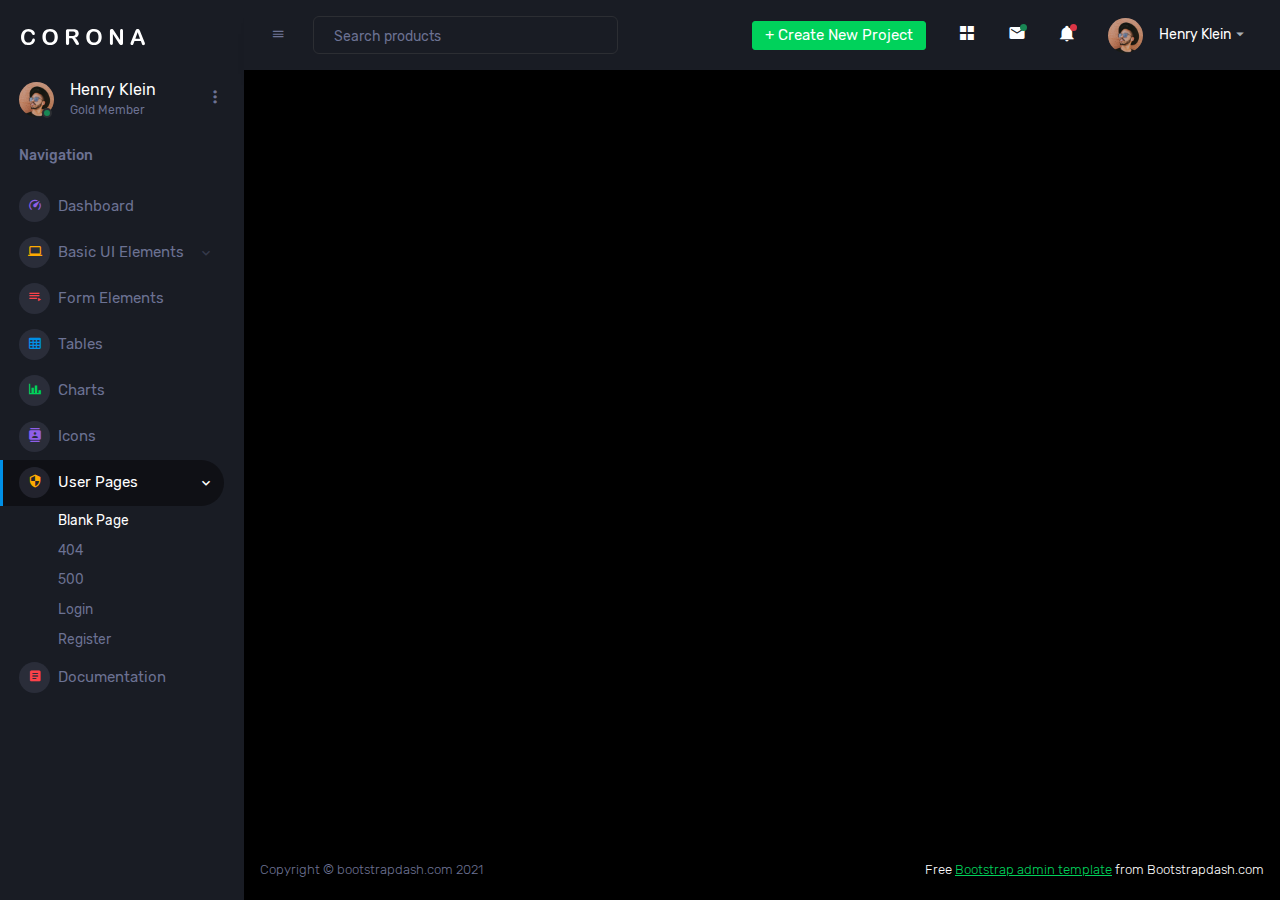
<file: AdminLayer/wwwroot/pages/samples/blank-page.html>
<!DOCTYPE html>
<html lang="en">
  <head>
    <!-- Required meta tags -->
    <meta charset="utf-8">
    <meta name="viewport" content="width=device-width, initial-scale=1, shrink-to-fit=no">
    <title>Corona Admin</title>
    <!-- plugins:css -->
    <link rel="stylesheet" href="../../assets/vendors/mdi/css/materialdesignicons.min.css">
    <link rel="stylesheet" href="../../assets/vendors/css/vendor.bundle.base.css">
    <!-- endinject -->
    <!-- Plugin css for this page -->
    <!-- End Plugin css for this page -->
    <!-- inject:css -->
    <!-- endinject -->
    <!-- Layout styles -->
    <link rel="stylesheet" href="../../assets/css/style.css">
    <!-- End layout styles -->
    <link rel="shortcut icon" href="../../assets/images/favicon.png" />
  </head>
  <body>
    <div class="container-scroller">
      <!-- partial:../../partials/_sidebar.html -->
      <nav class="sidebar sidebar-offcanvas" id="sidebar">
        <div class="sidebar-brand-wrapper d-none d-lg-flex align-items-center justify-content-center fixed-top">
          <a class="sidebar-brand brand-logo" href="../../index.html"><img src="../../assets/images/logo.svg" alt="logo" /></a>
          <a class="sidebar-brand brand-logo-mini" href="../../index.html"><img src="../../assets/images/logo-mini.svg" alt="logo" /></a>
        </div>
        <ul class="nav">
          <li class="nav-item profile">
            <div class="profile-desc">
              <div class="profile-pic">
                <div class="count-indicator">
                  <img class="img-xs rounded-circle " src="../../assets/images/faces/face15.jpg" alt="">
                  <span class="count bg-success"></span>
                </div>
                <div class="profile-name">
                  <h5 class="mb-0 font-weight-normal">Henry Klein</h5>
                  <span>Gold Member</span>
                </div>
              </div>
              <a href="#" id="profile-dropdown" data-bs-toggle="dropdown"><i class="mdi mdi-dots-vertical"></i></a>
              <div class="dropdown-menu dropdown-menu-right sidebar-dropdown preview-list" aria-labelledby="profile-dropdown">
                <a href="#" class="dropdown-item preview-item">
                  <div class="preview-thumbnail">
                    <div class="preview-icon bg-dark rounded-circle">
                      <i class="mdi mdi-settings text-primary"></i>
                    </div>
                  </div>
                  <div class="preview-item-content">
                    <p class="preview-subject ellipsis mb-1 text-small">Account settings</p>
                  </div>
                </a>
                <div class="dropdown-divider"></div>
                <a href="#" class="dropdown-item preview-item">
                  <div class="preview-thumbnail">
                    <div class="preview-icon bg-dark rounded-circle">
                      <i class="mdi mdi-onepassword  text-info"></i>
                    </div>
                  </div>
                  <div class="preview-item-content">
                    <p class="preview-subject ellipsis mb-1 text-small">Change Password</p>
                  </div>
                </a>
                <div class="dropdown-divider"></div>
                <a href="#" class="dropdown-item preview-item">
                  <div class="preview-thumbnail">
                    <div class="preview-icon bg-dark rounded-circle">
                      <i class="mdi mdi-calendar-today text-success"></i>
                    </div>
                  </div>
                  <div class="preview-item-content">
                    <p class="preview-subject ellipsis mb-1 text-small">To-do list</p>
                  </div>
                </a>
              </div>
            </div>
          </li>
          <li class="nav-item nav-category">
            <span class="nav-link">Navigation</span>
          </li>
          <li class="nav-item menu-items">
            <a class="nav-link" href="../../index.html">
              <span class="menu-icon">
                <i class="mdi mdi-speedometer"></i>
              </span>
              <span class="menu-title">Dashboard</span>
            </a>
          </li>
          <li class="nav-item menu-items">
            <a class="nav-link" data-bs-toggle="collapse" href="#ui-basic" aria-expanded="false" aria-controls="ui-basic">
              <span class="menu-icon">
                <i class="mdi mdi-laptop"></i>
              </span>
              <span class="menu-title">Basic UI Elements</span>
              <i class="menu-arrow"></i>
            </a>
            <div class="collapse" id="ui-basic">
              <ul class="nav flex-column sub-menu">
                <li class="nav-item"> <a class="nav-link" href="../../pages/ui-features/buttons.html">Buttons</a></li>
                <li class="nav-item"> <a class="nav-link" href="../../pages/ui-features/dropdowns.html">Dropdowns</a></li>
                <li class="nav-item"> <a class="nav-link" href="../../pages/ui-features/typography.html">Typography</a></li>
              </ul>
            </div>
          </li>
          <li class="nav-item menu-items">
            <a class="nav-link" href="../../pages/forms/basic_elements.html">
              <span class="menu-icon">
                <i class="mdi mdi-playlist-play"></i>
              </span>
              <span class="menu-title">Form Elements</span>
            </a>
          </li>
          <li class="nav-item menu-items">
            <a class="nav-link" href="../../pages/tables/basic-table.html">
              <span class="menu-icon">
                <i class="mdi mdi-table-large"></i>
              </span>
              <span class="menu-title">Tables</span>
            </a>
          </li>
          <li class="nav-item menu-items">
            <a class="nav-link" href="../../pages/charts/chartjs.html">
              <span class="menu-icon">
                <i class="mdi mdi-chart-bar"></i>
              </span>
              <span class="menu-title">Charts</span>
            </a>
          </li>
          <li class="nav-item menu-items">
            <a class="nav-link" href="../../pages/icons/mdi.html">
              <span class="menu-icon">
                <i class="mdi mdi-contacts"></i>
              </span>
              <span class="menu-title">Icons</span>
            </a>
          </li>
          <li class="nav-item menu-items">
            <a class="nav-link" data-bs-toggle="collapse" href="#auth" aria-expanded="false" aria-controls="auth">
              <span class="menu-icon">
                <i class="mdi mdi-security"></i>
              </span>
              <span class="menu-title">User Pages</span>
              <i class="menu-arrow"></i>
            </a>
            <div class="collapse" id="auth">
              <ul class="nav flex-column sub-menu">
                <li class="nav-item"> <a class="nav-link" href="../../pages/samples/blank-page.html"> Blank Page </a></li>
                <li class="nav-item"> <a class="nav-link" href="../../pages/samples/error-404.html"> 404 </a></li>
                <li class="nav-item"> <a class="nav-link" href="../../pages/samples/error-500.html"> 500 </a></li>
                <li class="nav-item"> <a class="nav-link" href="../../pages/samples/login.html"> Login </a></li>
                <li class="nav-item"> <a class="nav-link" href="../../pages/samples/register.html"> Register </a></li>
              </ul>
            </div>
          </li>
          <li class="nav-item menu-items">
            <a class="nav-link" href="http://www.bootstrapdash.com/demo/corona-free/jquery/documentation/documentation.html">
              <span class="menu-icon">
                <i class="mdi mdi-file-document-box"></i>
              </span>
              <span class="menu-title">Documentation</span>
            </a>
          </li>
        </ul>
      </nav>
      <!-- partial -->
      <div class="container-fluid page-body-wrapper">
        <!-- partial:../../partials/_navbar.html -->
        <nav class="navbar p-0 fixed-top d-flex flex-row">
          <div class="navbar-brand-wrapper d-flex d-lg-none align-items-center justify-content-center">
            <a class="navbar-brand brand-logo-mini" href="../../index.html"><img src="../../assets/images/logo-mini.svg" alt="logo" /></a>
          </div>
          <div class="navbar-menu-wrapper flex-grow d-flex align-items-stretch">
            <button class="navbar-toggler navbar-toggler align-self-center" type="button" data-toggle="minimize">
              <span class="mdi mdi-menu"></span>
            </button>
            <ul class="navbar-nav w-100">
              <li class="nav-item w-100">
                <form class="nav-link mt-2 mt-md-0 d-none d-lg-flex search">
                  <input type="text" class="form-control" placeholder="Search products">
                </form>
              </li>
            </ul>
            <ul class="navbar-nav navbar-nav-right">
              <li class="nav-item dropdown d-none d-lg-block">
                <a class="nav-link btn btn-success create-new-button" id="createbuttonDropdown" data-bs-toggle="dropdown" aria-expanded="false" href="#">+ Create New Project</a>
                <div class="dropdown-menu dropdown-menu-right navbar-dropdown preview-list" aria-labelledby="createbuttonDropdown">
                  <h6 class="p-3 mb-0">Projects</h6>
                  <div class="dropdown-divider"></div>
                  <a class="dropdown-item preview-item">
                    <div class="preview-thumbnail">
                      <div class="preview-icon bg-dark rounded-circle">
                        <i class="mdi mdi-file-outline text-primary"></i>
                      </div>
                    </div>
                    <div class="preview-item-content">
                      <p class="preview-subject ellipsis mb-1">Software Development</p>
                    </div>
                  </a>
                  <div class="dropdown-divider"></div>
                  <a class="dropdown-item preview-item">
                    <div class="preview-thumbnail">
                      <div class="preview-icon bg-dark rounded-circle">
                        <i class="mdi mdi-web text-info"></i>
                      </div>
                    </div>
                    <div class="preview-item-content">
                      <p class="preview-subject ellipsis mb-1">UI Development</p>
                    </div>
                  </a>
                  <div class="dropdown-divider"></div>
                  <a class="dropdown-item preview-item">
                    <div class="preview-thumbnail">
                      <div class="preview-icon bg-dark rounded-circle">
                        <i class="mdi mdi-layers text-danger"></i>
                      </div>
                    </div>
                    <div class="preview-item-content">
                      <p class="preview-subject ellipsis mb-1">Software Testing</p>
                    </div>
                  </a>
                  <div class="dropdown-divider"></div>
                  <p class="p-3 mb-0 text-center">See all projects</p>
                </div>
              </li>
              <li class="nav-item nav-settings d-none d-lg-block">
                <a class="nav-link" href="#">
                  <i class="mdi mdi-view-grid"></i>
                </a>
              </li>
              <li class="nav-item dropdown border-left">
                <a class="nav-link count-indicator dropdown-toggle" id="messageDropdown" href="#" data-bs-toggle="dropdown" aria-expanded="false">
                  <i class="mdi mdi-email"></i>
                  <span class="count bg-success"></span>
                </a>
                <div class="dropdown-menu dropdown-menu-right navbar-dropdown preview-list" aria-labelledby="messageDropdown">
                  <h6 class="p-3 mb-0">Messages</h6>
                  <div class="dropdown-divider"></div>
                  <a class="dropdown-item preview-item">
                    <div class="preview-thumbnail">
                      <img src="../../assets/images/faces/face4.jpg" alt="image" class="rounded-circle profile-pic">
                    </div>
                    <div class="preview-item-content">
                      <p class="preview-subject ellipsis mb-1">Mark send you a message</p>
                      <p class="text-muted mb-0"> 1 Minutes ago </p>
                    </div>
                  </a>
                  <div class="dropdown-divider"></div>
                  <a class="dropdown-item preview-item">
                    <div class="preview-thumbnail">
                      <img src="../../assets/images/faces/face2.jpg" alt="image" class="rounded-circle profile-pic">
                    </div>
                    <div class="preview-item-content">
                      <p class="preview-subject ellipsis mb-1">Cregh send you a message</p>
                      <p class="text-muted mb-0"> 15 Minutes ago </p>
                    </div>
                  </a>
                  <div class="dropdown-divider"></div>
                  <a class="dropdown-item preview-item">
                    <div class="preview-thumbnail">
                      <img src="../../assets/images/faces/face3.jpg" alt="image" class="rounded-circle profile-pic">
                    </div>
                    <div class="preview-item-content">
                      <p class="preview-subject ellipsis mb-1">Profile picture updated</p>
                      <p class="text-muted mb-0"> 18 Minutes ago </p>
                    </div>
                  </a>
                  <div class="dropdown-divider"></div>
                  <p class="p-3 mb-0 text-center">4 new messages</p>
                </div>
              </li>
              <li class="nav-item dropdown border-left">
                <a class="nav-link count-indicator dropdown-toggle" id="notificationDropdown" href="#" data-bs-toggle="dropdown">
                  <i class="mdi mdi-bell"></i>
                  <span class="count bg-danger"></span>
                </a>
                <div class="dropdown-menu dropdown-menu-right navbar-dropdown preview-list" aria-labelledby="notificationDropdown">
                  <h6 class="p-3 mb-0">Notifications</h6>
                  <div class="dropdown-divider"></div>
                  <a class="dropdown-item preview-item">
                    <div class="preview-thumbnail">
                      <div class="preview-icon bg-dark rounded-circle">
                        <i class="mdi mdi-calendar text-success"></i>
                      </div>
                    </div>
                    <div class="preview-item-content">
                      <p class="preview-subject mb-1">Event today</p>
                      <p class="text-muted ellipsis mb-0"> Just a reminder that you have an event today </p>
                    </div>
                  </a>
                  <div class="dropdown-divider"></div>
                  <a class="dropdown-item preview-item">
                    <div class="preview-thumbnail">
                      <div class="preview-icon bg-dark rounded-circle">
                        <i class="mdi mdi-settings text-danger"></i>
                      </div>
                    </div>
                    <div class="preview-item-content">
                      <p class="preview-subject mb-1">Settings</p>
                      <p class="text-muted ellipsis mb-0"> Update dashboard </p>
                    </div>
                  </a>
                  <div class="dropdown-divider"></div>
                  <a class="dropdown-item preview-item">
                    <div class="preview-thumbnail">
                      <div class="preview-icon bg-dark rounded-circle">
                        <i class="mdi mdi-link-variant text-warning"></i>
                      </div>
                    </div>
                    <div class="preview-item-content">
                      <p class="preview-subject mb-1">Launch Admin</p>
                      <p class="text-muted ellipsis mb-0"> New admin wow! </p>
                    </div>
                  </a>
                  <div class="dropdown-divider"></div>
                  <p class="p-3 mb-0 text-center">See all notifications</p>
                </div>
              </li>
              <li class="nav-item dropdown">
                <a class="nav-link" id="profileDropdown" href="#" data-bs-toggle="dropdown">
                  <div class="navbar-profile">
                    <img class="img-xs rounded-circle" src="../../assets/images/faces/face15.jpg" alt="">
                    <p class="mb-0 d-none d-sm-block navbar-profile-name">Henry Klein</p>
                    <i class="mdi mdi-menu-down d-none d-sm-block"></i>
                  </div>
                </a>
                <div class="dropdown-menu dropdown-menu-right navbar-dropdown preview-list" aria-labelledby="profileDropdown">
                  <h6 class="p-3 mb-0">Profile</h6>
                  <div class="dropdown-divider"></div>
                  <a class="dropdown-item preview-item">
                    <div class="preview-thumbnail">
                      <div class="preview-icon bg-dark rounded-circle">
                        <i class="mdi mdi-settings text-success"></i>
                      </div>
                    </div>
                    <div class="preview-item-content">
                      <p class="preview-subject mb-1">Settings</p>
                    </div>
                  </a>
                  <div class="dropdown-divider"></div>
                  <a class="dropdown-item preview-item">
                    <div class="preview-thumbnail">
                      <div class="preview-icon bg-dark rounded-circle">
                        <i class="mdi mdi-logout text-danger"></i>
                      </div>
                    </div>
                    <div class="preview-item-content">
                      <p class="preview-subject mb-1">Log out</p>
                    </div>
                  </a>
                  <div class="dropdown-divider"></div>
                  <p class="p-3 mb-0 text-center">Advanced settings</p>
                </div>
              </li>
            </ul>
            <button class="navbar-toggler navbar-toggler-right d-lg-none align-self-center" type="button" data-toggle="offcanvas">
              <span class="mdi mdi-format-line-spacing"></span>
            </button>
          </div>
        </nav>
        <!-- partial -->
        <div class="main-panel">
          <div class="content-wrapper">
          </div>
          <!-- content-wrapper ends -->
          <!-- partial:../../partials/_footer.html -->
          <footer class="footer">
            <div class="d-sm-flex justify-content-center justify-content-sm-between">
              <span class="text-muted d-block text-center text-sm-left d-sm-inline-block">Copyright © bootstrapdash.com 2021</span>
              <span class="float-none float-sm-right d-block mt-1 mt-sm-0 text-center"> Free <a href="https://www.bootstrapdash.com/bootstrap-admin-template/" target="_blank">Bootstrap admin template</a> from Bootstrapdash.com</span>
            </div>
          </footer>
          <!-- partial -->
        </div>
        <!-- main-panel ends -->
      </div>
      <!-- page-body-wrapper ends -->
    </div>
    <!-- container-scroller -->
    <!-- plugins:js -->
    <script src="../../assets/vendors/js/vendor.bundle.base.js"></script>
    <!-- endinject -->
    <!-- Plugin js for this page -->
    <!-- End plugin js for this page -->
    <!-- inject:js -->
    <script src="../../assets/js/off-canvas.js"></script>
    <script src="../../assets/js/hoverable-collapse.js"></script>
    <script src="../../assets/js/misc.js"></script>
    <script src="../../assets/js/settings.js"></script>
    <script src="../../assets/js/todolist.js"></script>
    <!-- endinject -->
    <!-- Custom js for this page -->
    <!-- End custom js for this page -->
  </body>
</html>
</file>
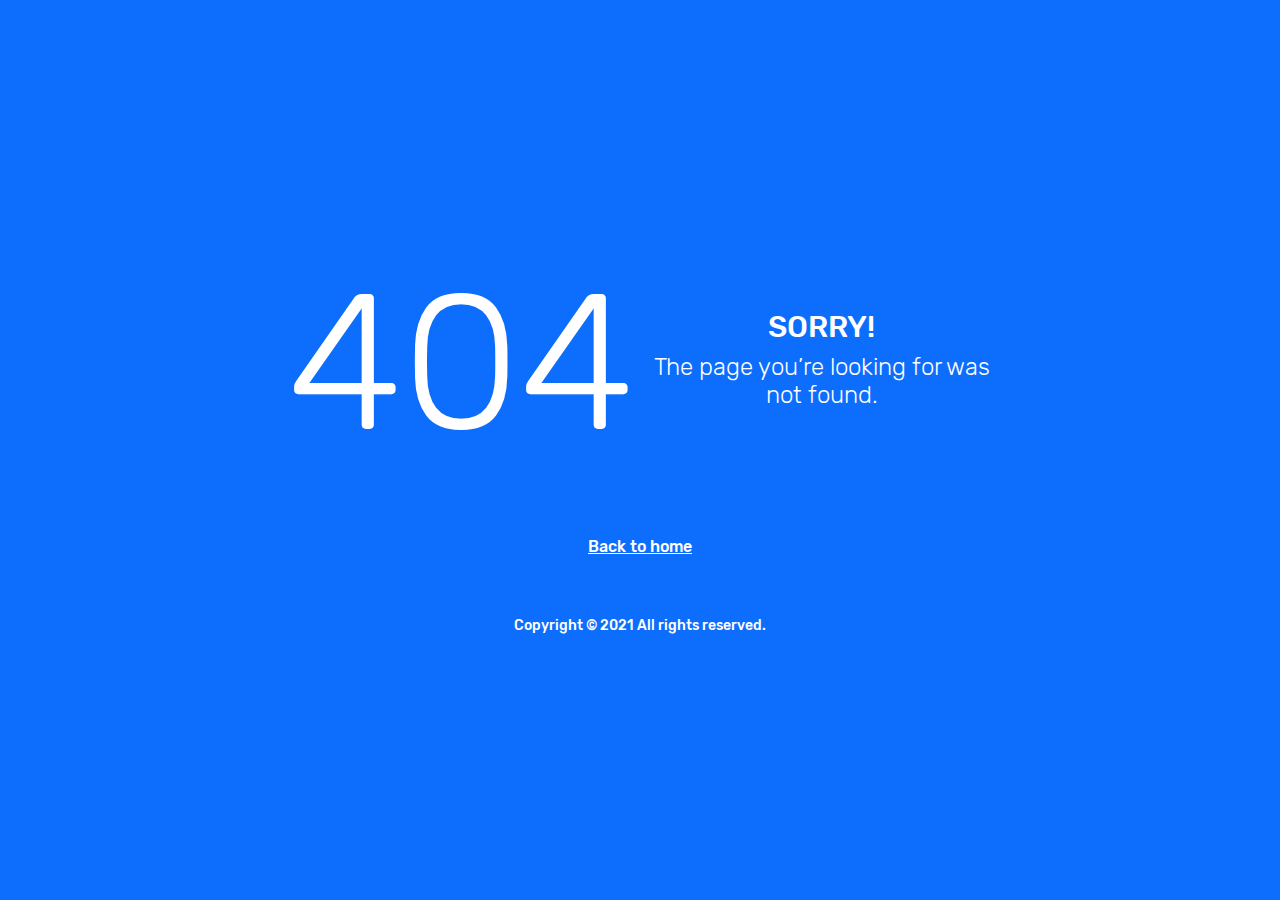
<file: AdminLayer/wwwroot/pages/samples/error-404.html>
<!DOCTYPE html>
<html lang="en">
  <head>
    <!-- Required meta tags -->
    <meta charset="utf-8">
    <meta name="viewport" content="width=device-width, initial-scale=1, shrink-to-fit=no">
    <title>Corona Admin</title>
    <!-- plugins:css -->
    <link rel="stylesheet" href="../../assets/vendors/mdi/css/materialdesignicons.min.css">
    <link rel="stylesheet" href="../../assets/vendors/css/vendor.bundle.base.css">
    <!-- endinject -->
    <!-- Plugin css for this page -->
    <!-- End Plugin css for this page -->
    <!-- inject:css -->
    <!-- endinject -->
    <!-- Layout styles -->
    <link rel="stylesheet" href="../../assets/css/style.css">
    <!-- End layout styles -->
    <link rel="shortcut icon" href="../../assets/images/favicon.png" />
  </head>
  <body>
    <div class="container-scroller">
      <div class="container-fluid page-body-wrapper full-page-wrapper">
        <div class="content-wrapper d-flex align-items-center text-center error-page bg-primary">
          <div class="row flex-grow">
            <div class="col-lg-7 mx-auto text-white">
              <div class="row align-items-center d-flex flex-row">
                <div class="col-lg-6 text-lg-right pr-lg-4">
                  <h1 class="display-1 mb-0">404</h1>
                </div>
                <div class="col-lg-6 error-page-divider text-lg-left pl-lg-4">
                  <h2>SORRY!</h2>
                  <h3 class="font-weight-light">The page you’re looking for was not found.</h3>
                </div>
              </div>
              <div class="row mt-5">
                <div class="col-12 text-center mt-xl-2">
                  <a class="text-white font-weight-medium" href="../../index.html">Back to home</a>
                </div>
              </div>
              <div class="row mt-5">
                <div class="col-12 mt-xl-2">
                  <p class="text-white font-weight-medium text-center">Copyright &copy; 2021 All rights reserved.</p>
                </div>
              </div>
            </div>
          </div>
        </div>
        <!-- content-wrapper ends -->
      </div>
      <!-- page-body-wrapper ends -->
    </div>
    <!-- container-scroller -->
    <!-- plugins:js -->
    <script src="../../assets/vendors/js/vendor.bundle.base.js"></script>
    <!-- endinject -->
    <!-- Plugin js for this page -->
    <!-- End plugin js for this page -->
    <!-- inject:js -->
    <script src="../../assets/js/off-canvas.js"></script>
    <script src="../../assets/js/hoverable-collapse.js"></script>
    <script src="../../assets/js/misc.js"></script>
    <script src="../../assets/js/settings.js"></script>
    <script src="../../assets/js/todolist.js"></script>
    <!-- endinject -->
  </body>
</html>
</file>
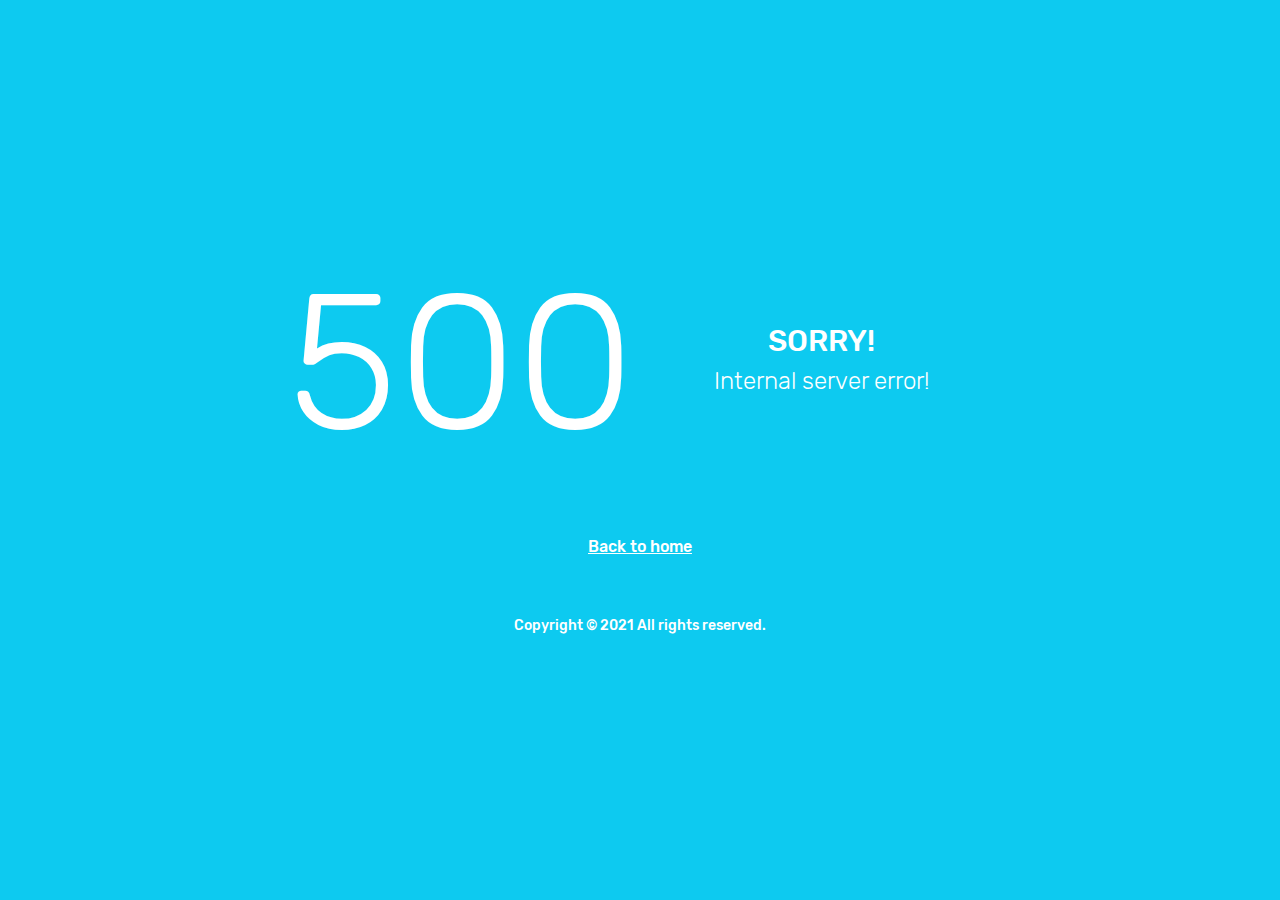
<file: AdminLayer/wwwroot/pages/samples/error-500.html>
<!DOCTYPE html>
<html lang="en">
  <head>
    <!-- Required meta tags -->
    <meta charset="utf-8">
    <meta name="viewport" content="width=device-width, initial-scale=1, shrink-to-fit=no">
    <title>Corona Admin</title>
    <!-- plugins:css -->
    <link rel="stylesheet" href="../../assets/vendors/mdi/css/materialdesignicons.min.css">
    <link rel="stylesheet" href="../../assets/vendors/css/vendor.bundle.base.css">
    <!-- endinject -->
    <!-- Plugin css for this page -->
    <!-- End Plugin css for this page -->
    <!-- inject:css -->
    <!-- endinject -->
    <!-- Layout styles -->
    <link rel="stylesheet" href="../../assets/css/style.css">
    <!-- End layout styles -->
    <link rel="shortcut icon" href="../../assets/images/favicon.png" />
  </head>
  <body>
    <div class="container-scroller">
      <div class="container-fluid page-body-wrapper full-page-wrapper">
        <div class="content-wrapper d-flex align-items-center text-center error-page bg-info">
          <div class="row flex-grow">
            <div class="col-lg-7 mx-auto text-white">
              <div class="row align-items-center d-flex flex-row">
                <div class="col-lg-6 text-lg-right pr-lg-4">
                  <h1 class="display-1 mb-0">500</h1>
                </div>
                <div class="col-lg-6 error-page-divider text-lg-left pl-lg-4">
                  <h2>SORRY!</h2>
                  <h3 class="font-weight-light">Internal server error!</h3>
                </div>
              </div>
              <div class="row mt-5">
                <div class="col-12 text-center mt-xl-2">
                  <a class="text-white font-weight-medium" href="../../index.html">Back to home</a>
                </div>
              </div>
              <div class="row mt-5">
                <div class="col-12 mt-xl-2">
                  <p class="text-white font-weight-medium text-center">Copyright &copy; 2021 All rights reserved.</p>
                </div>
              </div>
            </div>
          </div>
        </div>
        <!-- content-wrapper ends -->
      </div>
      <!-- page-body-wrapper ends -->
    </div>
    <!-- container-scroller -->
    <!-- plugins:js -->
    <script src="../../assets/vendors/js/vendor.bundle.base.js"></script>
    <!-- endinject -->
    <!-- Plugin js for this page -->
    <!-- End plugin js for this page -->
    <!-- inject:js -->
    <script src="../../assets/js/off-canvas.js"></script>
    <script src="../../assets/js/hoverable-collapse.js"></script>
    <script src="../../assets/js/misc.js"></script>
    <script src="../../assets/js/settings.js"></script>
    <script src="../../assets/js/todolist.js"></script>
    <!-- endinject -->
  </body>
</html>
</file>
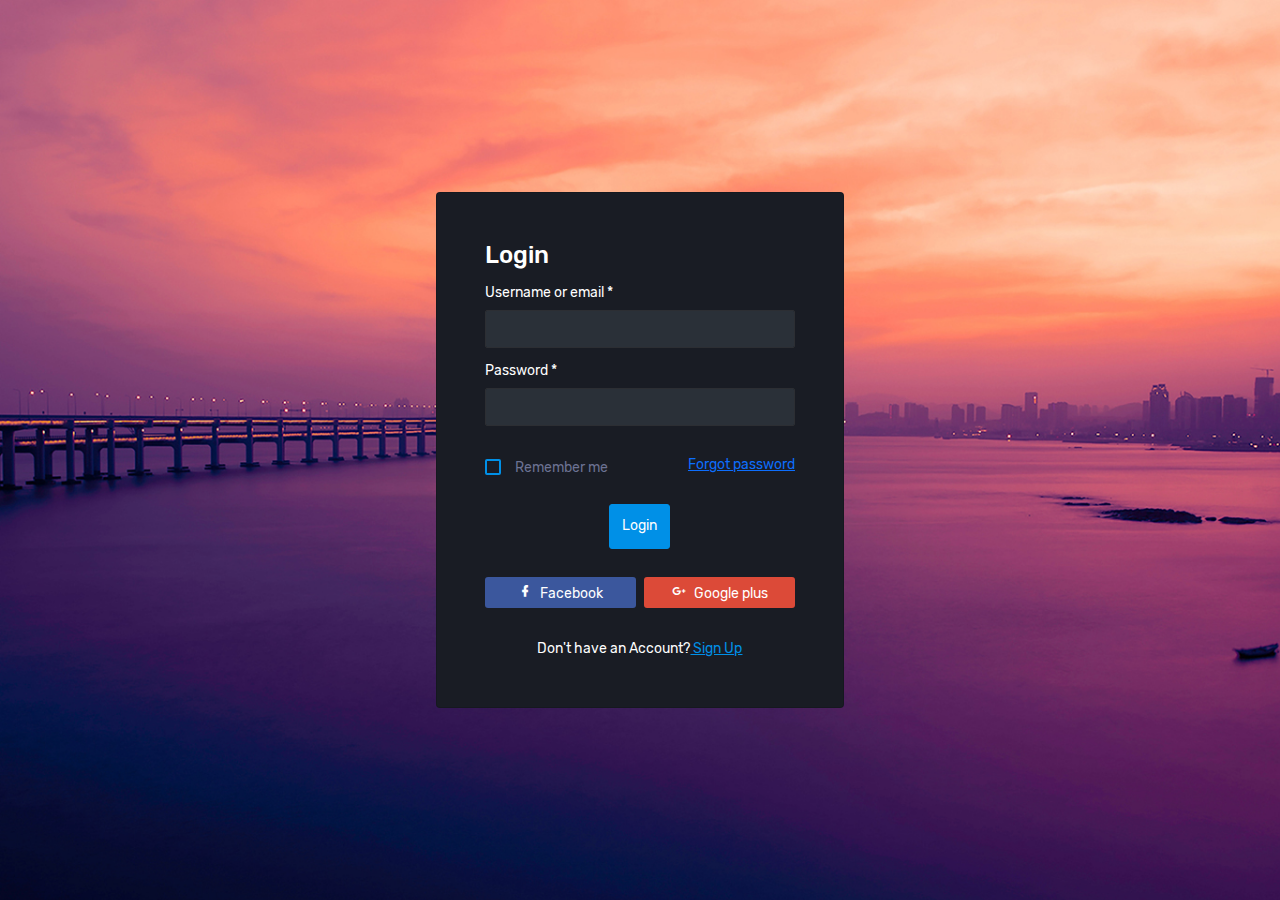
<file: AdminLayer/wwwroot/pages/samples/login.html>
<!DOCTYPE html>
<html lang="en">
  <head>
    <!-- Required meta tags -->
    <meta charset="utf-8">
    <meta name="viewport" content="width=device-width, initial-scale=1, shrink-to-fit=no">
    <title>Corona Admin</title>
    <!-- plugins:css -->
    <link rel="stylesheet" href="../../assets/vendors/mdi/css/materialdesignicons.min.css">
    <link rel="stylesheet" href="../../assets/vendors/css/vendor.bundle.base.css">
    <!-- endinject -->
    <!-- Plugin css for this page -->
    <!-- End plugin css for this page -->
    <!-- inject:css -->
    <!-- endinject -->
    <!-- Layout styles -->
    <link rel="stylesheet" href="../../assets/css/style.css">
    <!-- End layout styles -->
    <link rel="shortcut icon" href="../../assets/images/favicon.png" />
  </head>
  <body>
    <div class="container-scroller">
      <div class="container-fluid page-body-wrapper full-page-wrapper">
        <div class="row w-100 m-0">
          <div class="content-wrapper full-page-wrapper d-flex align-items-center auth login-bg">
            <div class="card col-lg-4 mx-auto">
              <div class="card-body px-5 py-5">
                <h3 class="card-title text-left mb-3">Login</h3>
                <form>
                  <div class="form-group">
                    <label>Username or email *</label>
                    <input type="text" class="form-control p_input">
                  </div>
                  <div class="form-group">
                    <label>Password *</label>
                    <input type="text" class="form-control p_input">
                  </div>
                  <div class="form-group d-flex align-items-center justify-content-between">
                    <div class="form-check">
                      <label class="form-check-label">
                        <input type="checkbox" class="form-check-input"> Remember me </label>
                    </div>
                    <a href="#" class="forgot-pass">Forgot password</a>
                  </div>
                  <div class="text-center">
                    <button type="submit" class="btn btn-primary btn-block enter-btn">Login</button>
                  </div>
                  <div class="d-flex">
                    <button class="btn btn-facebook me-2 col">
                      <i class="mdi mdi-facebook"></i> Facebook </button>
                    <button class="btn btn-google col">
                      <i class="mdi mdi-google-plus"></i> Google plus </button>
                  </div>
                  <p class="sign-up">Don't have an Account?<a href="#"> Sign Up</a></p>
                </form>
              </div>
            </div>
          </div>
          <!-- content-wrapper ends -->
        </div>
        <!-- row ends -->
      </div>
      <!-- page-body-wrapper ends -->
    </div>
    <!-- container-scroller -->
    <!-- plugins:js -->
    <script src="../../assets/vendors/js/vendor.bundle.base.js"></script>
    <!-- endinject -->
    <!-- Plugin js for this page -->
    <!-- End plugin js for this page -->
    <!-- inject:js -->
    <script src="../../assets/js/off-canvas.js"></script>
    <script src="../../assets/js/hoverable-collapse.js"></script>
    <script src="../../assets/js/misc.js"></script>
    <script src="../../assets/js/settings.js"></script>
    <script src="../../assets/js/todolist.js"></script>
    <!-- endinject -->
  </body>
</html>
</file>
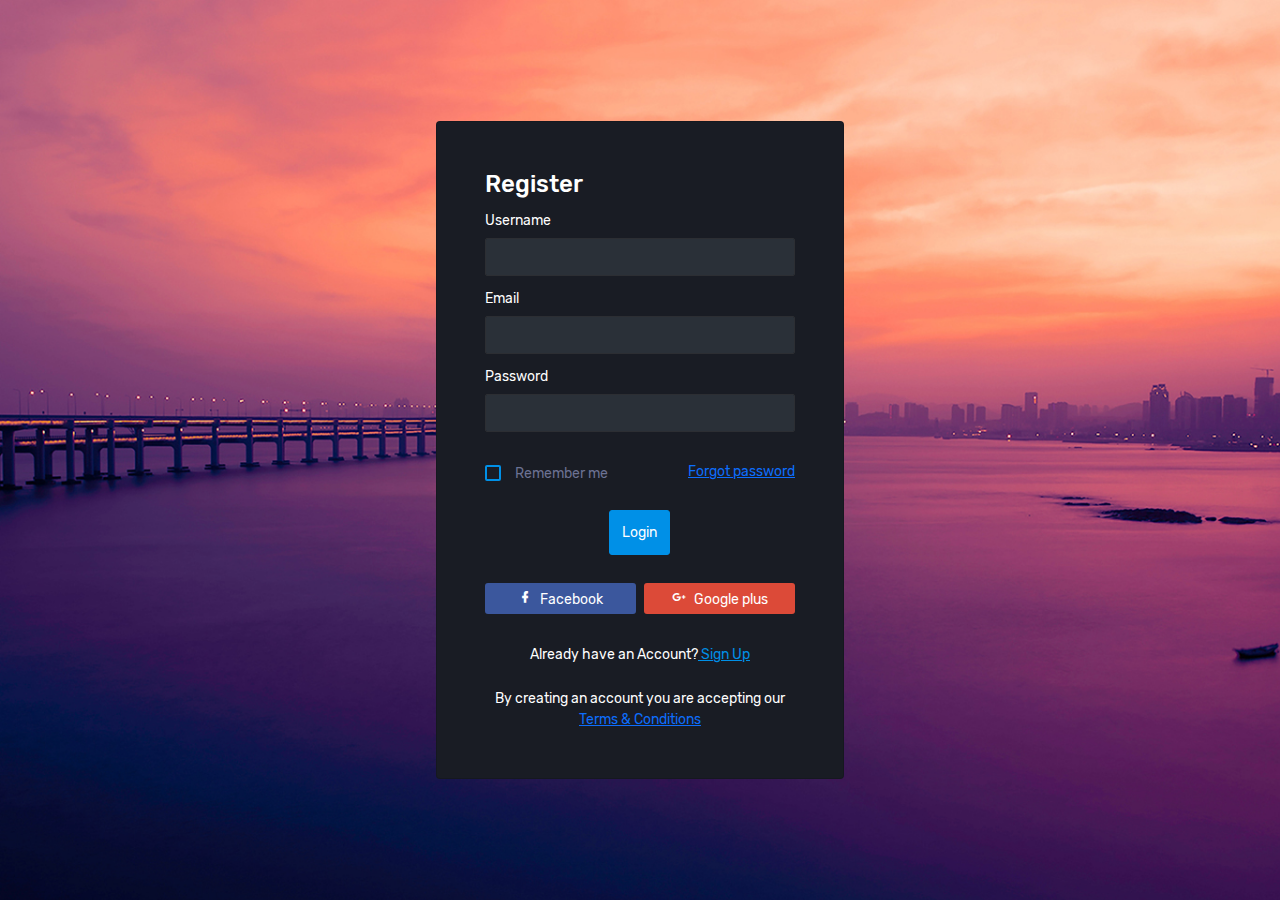
<file: AdminLayer/wwwroot/pages/samples/register.html>
<!DOCTYPE html>
<html lang="en">
  <head>
    <!-- Required meta tags -->
    <meta charset="utf-8">
    <meta name="viewport" content="width=device-width, initial-scale=1, shrink-to-fit=no">
    <title>Corona Admin</title>
    <!-- plugins:css -->
    <link rel="stylesheet" href="../../assets/vendors/mdi/css/materialdesignicons.min.css">
    <link rel="stylesheet" href="../../assets/vendors/css/vendor.bundle.base.css">
    <!-- endinject -->
    <!-- Plugin css for this page -->
    <!-- End plugin css for this page -->
    <!-- inject:css -->
    <!-- endinject -->
    <!-- Layout styles -->
    <link rel="stylesheet" href="../../assets/css/style.css">
    <!-- End layout styles -->
    <link rel="shortcut icon" href="../../assets/images/favicon.png" />
  </head>
  <body>
    <div class="container-scroller">
      <div class="container-fluid page-body-wrapper full-page-wrapper">
        <div class="row w-100 m-0">
          <div class="content-wrapper full-page-wrapper d-flex align-items-center auth login-bg">
            <div class="card col-lg-4 mx-auto">
              <div class="card-body px-5 py-5">
                <h3 class="card-title text-left mb-3">Register</h3>
                <form>
                  <div class="form-group">
                    <label>Username</label>
                    <input type="text" class="form-control p_input">
                  </div>
                  <div class="form-group">
                    <label>Email</label>
                    <input type="email" class="form-control p_input">
                  </div>
                  <div class="form-group">
                    <label>Password</label>
                    <input type="password" class="form-control p_input">
                  </div>
                  <div class="form-group d-flex align-items-center justify-content-between">
                    <div class="form-check">
                      <label class="form-check-label">
                        <input type="checkbox" class="form-check-input"> Remember me </label>
                    </div>
                    <a href="#" class="forgot-pass">Forgot password</a>
                  </div>
                  <div class="text-center">
                    <button type="submit" class="btn btn-primary btn-block enter-btn">Login</button>
                  </div>
                  <div class="d-flex">
                    <button class="btn btn-facebook col me-2">
                      <i class="mdi mdi-facebook"></i> Facebook </button>
                    <button class="btn btn-google col">
                      <i class="mdi mdi-google-plus"></i> Google plus </button>
                  </div>
                  <p class="sign-up text-center">Already have an Account?<a href="#"> Sign Up</a></p>
                  <p class="terms">By creating an account you are accepting our<a href="#"> Terms & Conditions</a></p>
                </form>
              </div>
            </div>
          </div>
          <!-- content-wrapper ends -->
        </div>
        <!-- row ends -->
      </div>
      <!-- page-body-wrapper ends -->
    </div>
    <!-- container-scroller -->
    <!-- plugins:js -->
    <script src="../../assets/vendors/js/vendor.bundle.base.js"></script>
    <!-- endinject -->
    <!-- Plugin js for this page -->
    <!-- End plugin js for this page -->
    <!-- inject:js -->
    <script src="../../assets/js/off-canvas.js"></script>
    <script src="../../assets/js/hoverable-collapse.js"></script>
    <script src="../../assets/js/misc.js"></script>
    <script src="../../assets/js/settings.js"></script>
    <script src="../../assets/js/todolist.js"></script>
    <!-- endinject -->
  </body>
</html>
</file>
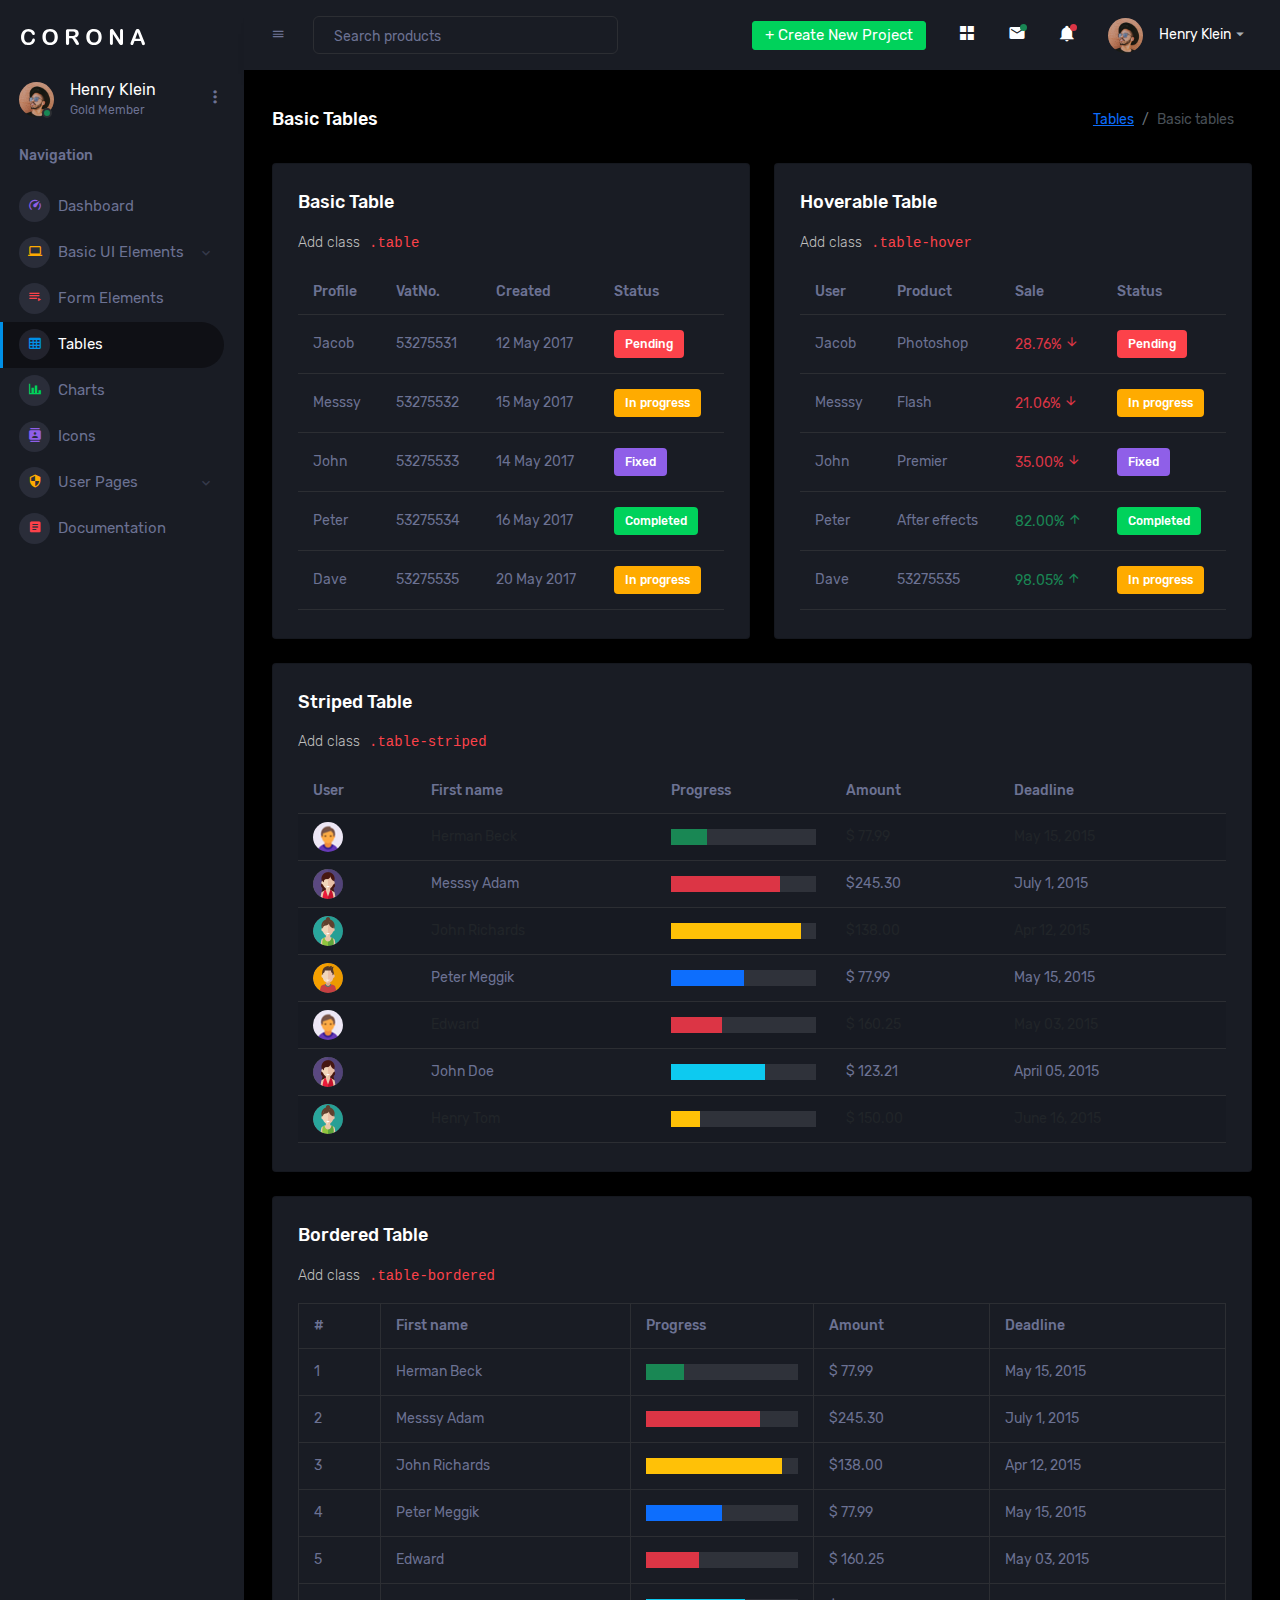
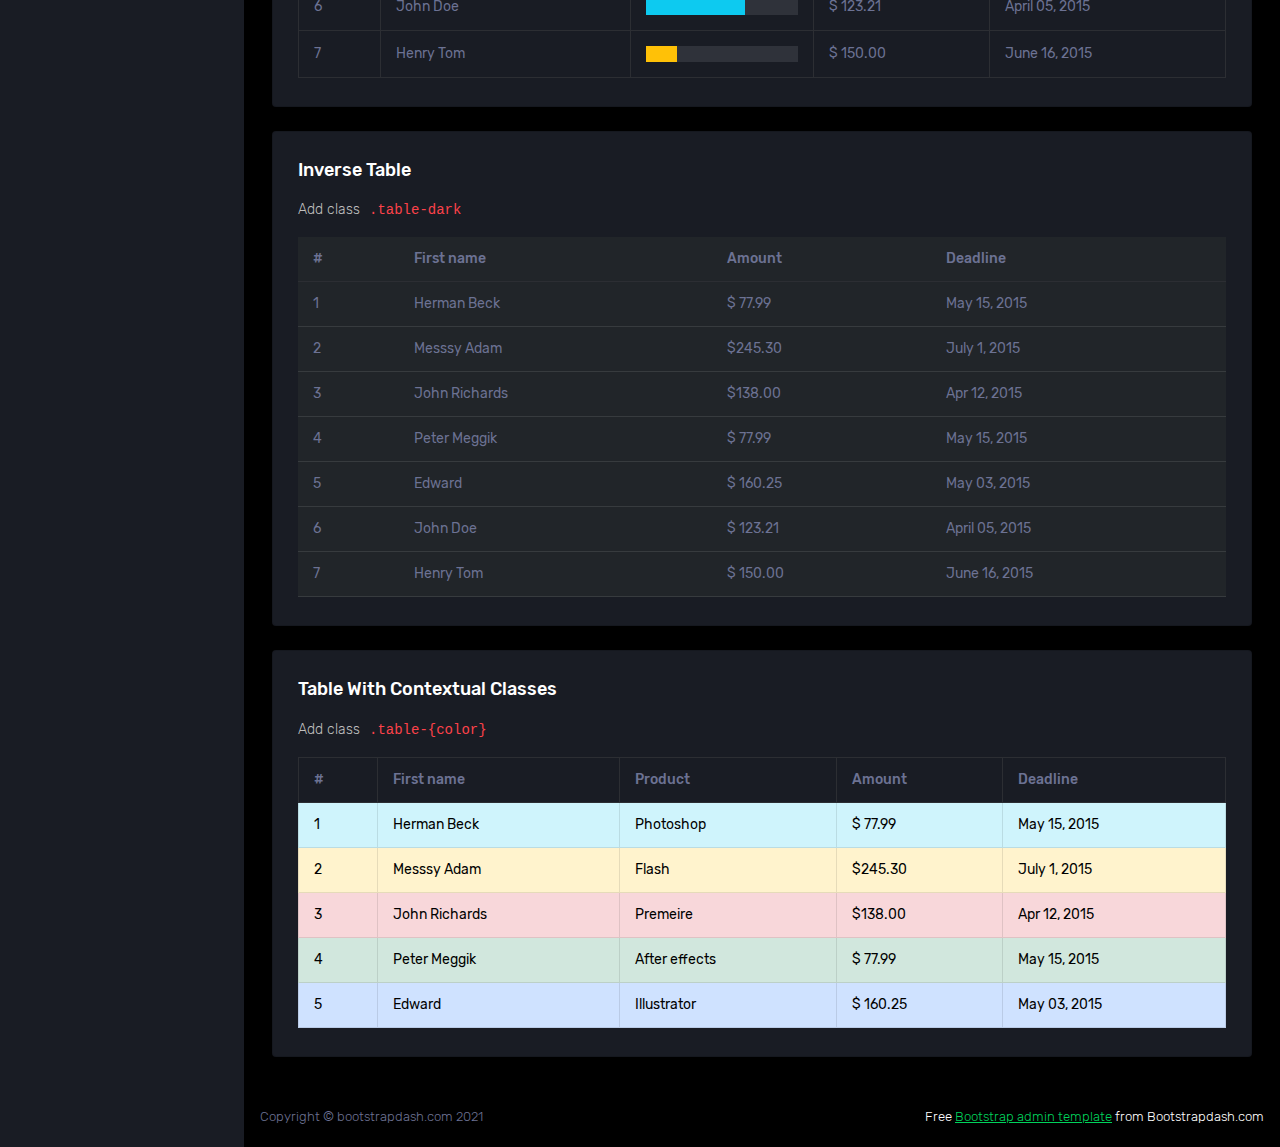
<file: AdminLayer/wwwroot/pages/tables/basic-table.html>
<!DOCTYPE html>
<html lang="en">
  <head>
    <!-- Required meta tags -->
    <meta charset="utf-8">
    <meta name="viewport" content="width=device-width, initial-scale=1, shrink-to-fit=no">
    <title>Corona Admin</title>
    <!-- plugins:css -->
    <link rel="stylesheet" href="../../assets/vendors/mdi/css/materialdesignicons.min.css">
    <link rel="stylesheet" href="../../assets/vendors/css/vendor.bundle.base.css">
    <!-- endinject -->
    <!-- Plugin css for this page -->
    <!-- End plugin css for this page -->
    <!-- inject:css -->
    <!-- endinject -->
    <!-- Layout styles -->
    <link rel="stylesheet" href="../../assets/css/style.css">
    <!-- End layout styles -->
    <link rel="shortcut icon" href="../../assets/images/favicon.png" />
  </head>
  <body>
    <div class="container-scroller">
      <!-- partial:../../partials/_sidebar.html -->
      <nav class="sidebar sidebar-offcanvas" id="sidebar">
        <div class="sidebar-brand-wrapper d-none d-lg-flex align-items-center justify-content-center fixed-top">
          <a class="sidebar-brand brand-logo" href="../../index.html"><img src="../../assets/images/logo.svg" alt="logo" /></a>
          <a class="sidebar-brand brand-logo-mini" href="../../index.html"><img src="../../assets/images/logo-mini.svg" alt="logo" /></a>
        </div>
        <ul class="nav">
          <li class="nav-item profile">
            <div class="profile-desc">
              <div class="profile-pic">
                <div class="count-indicator">
                  <img class="img-xs rounded-circle " src="../../assets/images/faces/face15.jpg" alt="">
                  <span class="count bg-success"></span>
                </div>
                <div class="profile-name">
                  <h5 class="mb-0 font-weight-normal">Henry Klein</h5>
                  <span>Gold Member</span>
                </div>
              </div>
              <a href="#" id="profile-dropdown" data-bs-toggle="dropdown"><i class="mdi mdi-dots-vertical"></i></a>
              <div class="dropdown-menu dropdown-menu-right sidebar-dropdown preview-list" aria-labelledby="profile-dropdown">
                <a href="#" class="dropdown-item preview-item">
                  <div class="preview-thumbnail">
                    <div class="preview-icon bg-dark rounded-circle">
                      <i class="mdi mdi-settings text-primary"></i>
                    </div>
                  </div>
                  <div class="preview-item-content">
                    <p class="preview-subject ellipsis mb-1 text-small">Account settings</p>
                  </div>
                </a>
                <div class="dropdown-divider"></div>
                <a href="#" class="dropdown-item preview-item">
                  <div class="preview-thumbnail">
                    <div class="preview-icon bg-dark rounded-circle">
                      <i class="mdi mdi-onepassword  text-info"></i>
                    </div>
                  </div>
                  <div class="preview-item-content">
                    <p class="preview-subject ellipsis mb-1 text-small">Change Password</p>
                  </div>
                </a>
                <div class="dropdown-divider"></div>
                <a href="#" class="dropdown-item preview-item">
                  <div class="preview-thumbnail">
                    <div class="preview-icon bg-dark rounded-circle">
                      <i class="mdi mdi-calendar-today text-success"></i>
                    </div>
                  </div>
                  <div class="preview-item-content">
                    <p class="preview-subject ellipsis mb-1 text-small">To-do list</p>
                  </div>
                </a>
              </div>
            </div>
          </li>
          <li class="nav-item nav-category">
            <span class="nav-link">Navigation</span>
          </li>
          <li class="nav-item menu-items">
            <a class="nav-link" href="../../index.html">
              <span class="menu-icon">
                <i class="mdi mdi-speedometer"></i>
              </span>
              <span class="menu-title">Dashboard</span>
            </a>
          </li>
          <li class="nav-item menu-items">
            <a class="nav-link" data-bs-toggle="collapse" href="#ui-basic" aria-expanded="false" aria-controls="ui-basic">
              <span class="menu-icon">
                <i class="mdi mdi-laptop"></i>
              </span>
              <span class="menu-title">Basic UI Elements</span>
              <i class="menu-arrow"></i>
            </a>
            <div class="collapse" id="ui-basic">
              <ul class="nav flex-column sub-menu">
                <li class="nav-item"> <a class="nav-link" href="../../pages/ui-features/buttons.html">Buttons</a></li>
                <li class="nav-item"> <a class="nav-link" href="../../pages/ui-features/dropdowns.html">Dropdowns</a></li>
                <li class="nav-item"> <a class="nav-link" href="../../pages/ui-features/typography.html">Typography</a></li>
              </ul>
            </div>
          </li>
          <li class="nav-item menu-items">
            <a class="nav-link" href="../../pages/forms/basic_elements.html">
              <span class="menu-icon">
                <i class="mdi mdi-playlist-play"></i>
              </span>
              <span class="menu-title">Form Elements</span>
            </a>
          </li>
          <li class="nav-item menu-items">
            <a class="nav-link" href="../../pages/tables/basic-table.html">
              <span class="menu-icon">
                <i class="mdi mdi-table-large"></i>
              </span>
              <span class="menu-title">Tables</span>
            </a>
          </li>
          <li class="nav-item menu-items">
            <a class="nav-link" href="../../pages/charts/chartjs.html">
              <span class="menu-icon">
                <i class="mdi mdi-chart-bar"></i>
              </span>
              <span class="menu-title">Charts</span>
            </a>
          </li>
          <li class="nav-item menu-items">
            <a class="nav-link" href="../../pages/icons/mdi.html">
              <span class="menu-icon">
                <i class="mdi mdi-contacts"></i>
              </span>
              <span class="menu-title">Icons</span>
            </a>
          </li>
          <li class="nav-item menu-items">
            <a class="nav-link" data-bs-toggle="collapse" href="#auth" aria-expanded="false" aria-controls="auth">
              <span class="menu-icon">
                <i class="mdi mdi-security"></i>
              </span>
              <span class="menu-title">User Pages</span>
              <i class="menu-arrow"></i>
            </a>
            <div class="collapse" id="auth">
              <ul class="nav flex-column sub-menu">
                <li class="nav-item"> <a class="nav-link" href="../../pages/samples/blank-page.html"> Blank Page </a></li>
                <li class="nav-item"> <a class="nav-link" href="../../pages/samples/error-404.html"> 404 </a></li>
                <li class="nav-item"> <a class="nav-link" href="../../pages/samples/error-500.html"> 500 </a></li>
                <li class="nav-item"> <a class="nav-link" href="../../pages/samples/login.html"> Login </a></li>
                <li class="nav-item"> <a class="nav-link" href="../../pages/samples/register.html"> Register </a></li>
              </ul>
            </div>
          </li>
          <li class="nav-item menu-items">
            <a class="nav-link" href="http://www.bootstrapdash.com/demo/corona-free/jquery/documentation/documentation.html">
              <span class="menu-icon">
                <i class="mdi mdi-file-document-box"></i>
              </span>
              <span class="menu-title">Documentation</span>
            </a>
          </li>
        </ul>
      </nav>
      <!-- partial -->
      <div class="container-fluid page-body-wrapper">
        <!-- partial:../../partials/_navbar.html -->
        <nav class="navbar p-0 fixed-top d-flex flex-row">
          <div class="navbar-brand-wrapper d-flex d-lg-none align-items-center justify-content-center">
            <a class="navbar-brand brand-logo-mini" href="../../index.html"><img src="../../assets/images/logo-mini.svg" alt="logo" /></a>
          </div>
          <div class="navbar-menu-wrapper flex-grow d-flex align-items-stretch">
            <button class="navbar-toggler navbar-toggler align-self-center" type="button" data-toggle="minimize">
              <span class="mdi mdi-menu"></span>
            </button>
            <ul class="navbar-nav w-100">
              <li class="nav-item w-100">
                <form class="nav-link mt-2 mt-md-0 d-none d-lg-flex search">
                  <input type="text" class="form-control" placeholder="Search products">
                </form>
              </li>
            </ul>
            <ul class="navbar-nav navbar-nav-right">
              <li class="nav-item dropdown d-none d-lg-block">
                <a class="nav-link btn btn-success create-new-button" id="createbuttonDropdown" data-bs-toggle="dropdown" aria-expanded="false" href="#">+ Create New Project</a>
                <div class="dropdown-menu dropdown-menu-right navbar-dropdown preview-list" aria-labelledby="createbuttonDropdown">
                  <h6 class="p-3 mb-0">Projects</h6>
                  <div class="dropdown-divider"></div>
                  <a class="dropdown-item preview-item">
                    <div class="preview-thumbnail">
                      <div class="preview-icon bg-dark rounded-circle">
                        <i class="mdi mdi-file-outline text-primary"></i>
                      </div>
                    </div>
                    <div class="preview-item-content">
                      <p class="preview-subject ellipsis mb-1">Software Development</p>
                    </div>
                  </a>
                  <div class="dropdown-divider"></div>
                  <a class="dropdown-item preview-item">
                    <div class="preview-thumbnail">
                      <div class="preview-icon bg-dark rounded-circle">
                        <i class="mdi mdi-web text-info"></i>
                      </div>
                    </div>
                    <div class="preview-item-content">
                      <p class="preview-subject ellipsis mb-1">UI Development</p>
                    </div>
                  </a>
                  <div class="dropdown-divider"></div>
                  <a class="dropdown-item preview-item">
                    <div class="preview-thumbnail">
                      <div class="preview-icon bg-dark rounded-circle">
                        <i class="mdi mdi-layers text-danger"></i>
                      </div>
                    </div>
                    <div class="preview-item-content">
                      <p class="preview-subject ellipsis mb-1">Software Testing</p>
                    </div>
                  </a>
                  <div class="dropdown-divider"></div>
                  <p class="p-3 mb-0 text-center">See all projects</p>
                </div>
              </li>
              <li class="nav-item nav-settings d-none d-lg-block">
                <a class="nav-link" href="#">
                  <i class="mdi mdi-view-grid"></i>
                </a>
              </li>
              <li class="nav-item dropdown border-left">
                <a class="nav-link count-indicator dropdown-toggle" id="messageDropdown" href="#" data-bs-toggle="dropdown" aria-expanded="false">
                  <i class="mdi mdi-email"></i>
                  <span class="count bg-success"></span>
                </a>
                <div class="dropdown-menu dropdown-menu-right navbar-dropdown preview-list" aria-labelledby="messageDropdown">
                  <h6 class="p-3 mb-0">Messages</h6>
                  <div class="dropdown-divider"></div>
                  <a class="dropdown-item preview-item">
                    <div class="preview-thumbnail">
                      <img src="../../assets/images/faces/face4.jpg" alt="image" class="rounded-circle profile-pic">
                    </div>
                    <div class="preview-item-content">
                      <p class="preview-subject ellipsis mb-1">Mark send you a message</p>
                      <p class="text-muted mb-0"> 1 Minutes ago </p>
                    </div>
                  </a>
                  <div class="dropdown-divider"></div>
                  <a class="dropdown-item preview-item">
                    <div class="preview-thumbnail">
                      <img src="../../assets/images/faces/face2.jpg" alt="image" class="rounded-circle profile-pic">
                    </div>
                    <div class="preview-item-content">
                      <p class="preview-subject ellipsis mb-1">Cregh send you a message</p>
                      <p class="text-muted mb-0"> 15 Minutes ago </p>
                    </div>
                  </a>
                  <div class="dropdown-divider"></div>
                  <a class="dropdown-item preview-item">
                    <div class="preview-thumbnail">
                      <img src="../../assets/images/faces/face3.jpg" alt="image" class="rounded-circle profile-pic">
                    </div>
                    <div class="preview-item-content">
                      <p class="preview-subject ellipsis mb-1">Profile picture updated</p>
                      <p class="text-muted mb-0"> 18 Minutes ago </p>
                    </div>
                  </a>
                  <div class="dropdown-divider"></div>
                  <p class="p-3 mb-0 text-center">4 new messages</p>
                </div>
              </li>
              <li class="nav-item dropdown border-left">
                <a class="nav-link count-indicator dropdown-toggle" id="notificationDropdown" href="#" data-bs-toggle="dropdown">
                  <i class="mdi mdi-bell"></i>
                  <span class="count bg-danger"></span>
                </a>
                <div class="dropdown-menu dropdown-menu-right navbar-dropdown preview-list" aria-labelledby="notificationDropdown">
                  <h6 class="p-3 mb-0">Notifications</h6>
                  <div class="dropdown-divider"></div>
                  <a class="dropdown-item preview-item">
                    <div class="preview-thumbnail">
                      <div class="preview-icon bg-dark rounded-circle">
                        <i class="mdi mdi-calendar text-success"></i>
                      </div>
                    </div>
                    <div class="preview-item-content">
                      <p class="preview-subject mb-1">Event today</p>
                      <p class="text-muted ellipsis mb-0"> Just a reminder that you have an event today </p>
                    </div>
                  </a>
                  <div class="dropdown-divider"></div>
                  <a class="dropdown-item preview-item">
                    <div class="preview-thumbnail">
                      <div class="preview-icon bg-dark rounded-circle">
                        <i class="mdi mdi-settings text-danger"></i>
                      </div>
                    </div>
                    <div class="preview-item-content">
                      <p class="preview-subject mb-1">Settings</p>
                      <p class="text-muted ellipsis mb-0"> Update dashboard </p>
                    </div>
                  </a>
                  <div class="dropdown-divider"></div>
                  <a class="dropdown-item preview-item">
                    <div class="preview-thumbnail">
                      <div class="preview-icon bg-dark rounded-circle">
                        <i class="mdi mdi-link-variant text-warning"></i>
                      </div>
                    </div>
                    <div class="preview-item-content">
                      <p class="preview-subject mb-1">Launch Admin</p>
                      <p class="text-muted ellipsis mb-0"> New admin wow! </p>
                    </div>
                  </a>
                  <div class="dropdown-divider"></div>
                  <p class="p-3 mb-0 text-center">See all notifications</p>
                </div>
              </li>
              <li class="nav-item dropdown">
                <a class="nav-link" id="profileDropdown" href="#" data-bs-toggle="dropdown">
                  <div class="navbar-profile">
                    <img class="img-xs rounded-circle" src="../../assets/images/faces/face15.jpg" alt="">
                    <p class="mb-0 d-none d-sm-block navbar-profile-name">Henry Klein</p>
                    <i class="mdi mdi-menu-down d-none d-sm-block"></i>
                  </div>
                </a>
                <div class="dropdown-menu dropdown-menu-right navbar-dropdown preview-list" aria-labelledby="profileDropdown">
                  <h6 class="p-3 mb-0">Profile</h6>
                  <div class="dropdown-divider"></div>
                  <a class="dropdown-item preview-item">
                    <div class="preview-thumbnail">
                      <div class="preview-icon bg-dark rounded-circle">
                        <i class="mdi mdi-settings text-success"></i>
                      </div>
                    </div>
                    <div class="preview-item-content">
                      <p class="preview-subject mb-1">Settings</p>
                    </div>
                  </a>
                  <div class="dropdown-divider"></div>
                  <a class="dropdown-item preview-item">
                    <div class="preview-thumbnail">
                      <div class="preview-icon bg-dark rounded-circle">
                        <i class="mdi mdi-logout text-danger"></i>
                      </div>
                    </div>
                    <div class="preview-item-content">
                      <p class="preview-subject mb-1">Log out</p>
                    </div>
                  </a>
                  <div class="dropdown-divider"></div>
                  <p class="p-3 mb-0 text-center">Advanced settings</p>
                </div>
              </li>
            </ul>
            <button class="navbar-toggler navbar-toggler-right d-lg-none align-self-center" type="button" data-toggle="offcanvas">
              <span class="mdi mdi-format-line-spacing"></span>
            </button>
          </div>
        </nav>
        <!-- partial -->
        <div class="main-panel">
          <div class="content-wrapper">
            <div class="page-header">
              <h3 class="page-title"> Basic Tables </h3>
              <nav aria-label="breadcrumb">
                <ol class="breadcrumb">
                  <li class="breadcrumb-item"><a href="#">Tables</a></li>
                  <li class="breadcrumb-item active" aria-current="page">Basic tables</li>
                </ol>
              </nav>
            </div>
            <div class="row">
              <div class="col-lg-6 grid-margin stretch-card">
                <div class="card">
                  <div class="card-body">
                    <h4 class="card-title">Basic Table</h4>
                    <p class="card-description"> Add class <code>.table</code>
                    </p>
                    <div class="table-responsive">
                      <table class="table">
                        <thead>
                          <tr>
                            <th>Profile</th>
                            <th>VatNo.</th>
                            <th>Created</th>
                            <th>Status</th>
                          </tr>
                        </thead>
                        <tbody>
                          <tr>
                            <td>Jacob</td>
                            <td>53275531</td>
                            <td>12 May 2017</td>
                            <td><label class="badge badge-danger">Pending</label></td>
                          </tr>
                          <tr>
                            <td>Messsy</td>
                            <td>53275532</td>
                            <td>15 May 2017</td>
                            <td><label class="badge badge-warning">In progress</label></td>
                          </tr>
                          <tr>
                            <td>John</td>
                            <td>53275533</td>
                            <td>14 May 2017</td>
                            <td><label class="badge badge-info">Fixed</label></td>
                          </tr>
                          <tr>
                            <td>Peter</td>
                            <td>53275534</td>
                            <td>16 May 2017</td>
                            <td><label class="badge badge-success">Completed</label></td>
                          </tr>
                          <tr>
                            <td>Dave</td>
                            <td>53275535</td>
                            <td>20 May 2017</td>
                            <td><label class="badge badge-warning">In progress</label></td>
                          </tr>
                        </tbody>
                      </table>
                    </div>
                  </div>
                </div>
              </div>
              <div class="col-lg-6 grid-margin stretch-card">
                <div class="card">
                  <div class="card-body">
                    <h4 class="card-title">Hoverable Table</h4>
                    <p class="card-description"> Add class <code>.table-hover</code>
                    </p>
                    <div class="table-responsive">
                      <table class="table table-hover">
                        <thead>
                          <tr>
                            <th>User</th>
                            <th>Product</th>
                            <th>Sale</th>
                            <th>Status</th>
                          </tr>
                        </thead>
                        <tbody>
                          <tr>
                            <td>Jacob</td>
                            <td>Photoshop</td>
                            <td class="text-danger"> 28.76% <i class="mdi mdi-arrow-down"></i></td>
                            <td><label class="badge badge-danger">Pending</label></td>
                          </tr>
                          <tr>
                            <td>Messsy</td>
                            <td>Flash</td>
                            <td class="text-danger"> 21.06% <i class="mdi mdi-arrow-down"></i></td>
                            <td><label class="badge badge-warning">In progress</label></td>
                          </tr>
                          <tr>
                            <td>John</td>
                            <td>Premier</td>
                            <td class="text-danger"> 35.00% <i class="mdi mdi-arrow-down"></i></td>
                            <td><label class="badge badge-info">Fixed</label></td>
                          </tr>
                          <tr>
                            <td>Peter</td>
                            <td>After effects</td>
                            <td class="text-success"> 82.00% <i class="mdi mdi-arrow-up"></i></td>
                            <td><label class="badge badge-success">Completed</label></td>
                          </tr>
                          <tr>
                            <td>Dave</td>
                            <td>53275535</td>
                            <td class="text-success"> 98.05% <i class="mdi mdi-arrow-up"></i></td>
                            <td><label class="badge badge-warning">In progress</label></td>
                          </tr>
                        </tbody>
                      </table>
                    </div>
                  </div>
                </div>
              </div>
              <div class="col-lg-12 grid-margin stretch-card">
                <div class="card">
                  <div class="card-body">
                    <h4 class="card-title">Striped Table</h4>
                    <p class="card-description"> Add class <code>.table-striped</code>
                    </p>
                    <div class="table-responsive">
                      <table class="table table-striped">
                        <thead>
                          <tr>
                            <th> User </th>
                            <th> First name </th>
                            <th> Progress </th>
                            <th> Amount </th>
                            <th> Deadline </th>
                          </tr>
                        </thead>
                        <tbody>
                          <tr>
                            <td class="py-1">
                              <img src="../../assets/images/faces-clipart/pic-1.png" alt="image" />
                            </td>
                            <td> Herman Beck </td>
                            <td>
                              <div class="progress">
                                <div class="progress-bar bg-success" role="progressbar" style="width: 25%" aria-valuenow="25" aria-valuemin="0" aria-valuemax="100"></div>
                              </div>
                            </td>
                            <td> $ 77.99 </td>
                            <td> May 15, 2015 </td>
                          </tr>
                          <tr>
                            <td class="py-1">
                              <img src="../../assets/images/faces-clipart/pic-2.png" alt="image" />
                            </td>
                            <td> Messsy Adam </td>
                            <td>
                              <div class="progress">
                                <div class="progress-bar bg-danger" role="progressbar" style="width: 75%" aria-valuenow="75" aria-valuemin="0" aria-valuemax="100"></div>
                              </div>
                            </td>
                            <td> $245.30 </td>
                            <td> July 1, 2015 </td>
                          </tr>
                          <tr>
                            <td class="py-1">
                              <img src="../../assets/images/faces-clipart/pic-3.png" alt="image" />
                            </td>
                            <td> John Richards </td>
                            <td>
                              <div class="progress">
                                <div class="progress-bar bg-warning" role="progressbar" style="width: 90%" aria-valuenow="90" aria-valuemin="0" aria-valuemax="100"></div>
                              </div>
                            </td>
                            <td> $138.00 </td>
                            <td> Apr 12, 2015 </td>
                          </tr>
                          <tr>
                            <td class="py-1">
                              <img src="../../assets/images/faces-clipart/pic-4.png" alt="image" />
                            </td>
                            <td> Peter Meggik </td>
                            <td>
                              <div class="progress">
                                <div class="progress-bar bg-primary" role="progressbar" style="width: 50%" aria-valuenow="50" aria-valuemin="0" aria-valuemax="100"></div>
                              </div>
                            </td>
                            <td> $ 77.99 </td>
                            <td> May 15, 2015 </td>
                          </tr>
                          <tr>
                            <td class="py-1">
                              <img src="../../assets/images/faces-clipart/pic-1.png" alt="image" />
                            </td>
                            <td> Edward </td>
                            <td>
                              <div class="progress">
                                <div class="progress-bar bg-danger" role="progressbar" style="width: 35%" aria-valuenow="35" aria-valuemin="0" aria-valuemax="100"></div>
                              </div>
                            </td>
                            <td> $ 160.25 </td>
                            <td> May 03, 2015 </td>
                          </tr>
                          <tr>
                            <td class="py-1">
                              <img src="../../assets/images/faces-clipart/pic-2.png" alt="image" />
                            </td>
                            <td> John Doe </td>
                            <td>
                              <div class="progress">
                                <div class="progress-bar bg-info" role="progressbar" style="width: 65%" aria-valuenow="65" aria-valuemin="0" aria-valuemax="100"></div>
                              </div>
                            </td>
                            <td> $ 123.21 </td>
                            <td> April 05, 2015 </td>
                          </tr>
                          <tr>
                            <td class="py-1">
                              <img src="../../assets/images/faces-clipart/pic-3.png" alt="image" />
                            </td>
                            <td> Henry Tom </td>
                            <td>
                              <div class="progress">
                                <div class="progress-bar bg-warning" role="progressbar" style="width: 20%" aria-valuenow="20" aria-valuemin="0" aria-valuemax="100"></div>
                              </div>
                            </td>
                            <td> $ 150.00 </td>
                            <td> June 16, 2015 </td>
                          </tr>
                        </tbody>
                      </table>
                    </div>
                  </div>
                </div>
              </div>
              <div class="col-lg-12 grid-margin stretch-card">
                <div class="card">
                  <div class="card-body">
                    <h4 class="card-title">Bordered table</h4>
                    <p class="card-description"> Add class <code>.table-bordered</code>
                    </p>
                    <div class="table-responsive">
                      <table class="table table-bordered">
                        <thead>
                          <tr>
                            <th> # </th>
                            <th> First name </th>
                            <th> Progress </th>
                            <th> Amount </th>
                            <th> Deadline </th>
                          </tr>
                        </thead>
                        <tbody>
                          <tr>
                            <td> 1 </td>
                            <td> Herman Beck </td>
                            <td>
                              <div class="progress">
                                <div class="progress-bar bg-success" role="progressbar" style="width: 25%" aria-valuenow="25" aria-valuemin="0" aria-valuemax="100"></div>
                              </div>
                            </td>
                            <td> $ 77.99 </td>
                            <td> May 15, 2015 </td>
                          </tr>
                          <tr>
                            <td> 2 </td>
                            <td> Messsy Adam </td>
                            <td>
                              <div class="progress">
                                <div class="progress-bar bg-danger" role="progressbar" style="width: 75%" aria-valuenow="75" aria-valuemin="0" aria-valuemax="100"></div>
                              </div>
                            </td>
                            <td> $245.30 </td>
                            <td> July 1, 2015 </td>
                          </tr>
                          <tr>
                            <td> 3 </td>
                            <td> John Richards </td>
                            <td>
                              <div class="progress">
                                <div class="progress-bar bg-warning" role="progressbar" style="width: 90%" aria-valuenow="90" aria-valuemin="0" aria-valuemax="100"></div>
                              </div>
                            </td>
                            <td> $138.00 </td>
                            <td> Apr 12, 2015 </td>
                          </tr>
                          <tr>
                            <td> 4 </td>
                            <td> Peter Meggik </td>
                            <td>
                              <div class="progress">
                                <div class="progress-bar bg-primary" role="progressbar" style="width: 50%" aria-valuenow="50" aria-valuemin="0" aria-valuemax="100"></div>
                              </div>
                            </td>
                            <td> $ 77.99 </td>
                            <td> May 15, 2015 </td>
                          </tr>
                          <tr>
                            <td> 5 </td>
                            <td> Edward </td>
                            <td>
                              <div class="progress">
                                <div class="progress-bar bg-danger" role="progressbar" style="width: 35%" aria-valuenow="35" aria-valuemin="0" aria-valuemax="100"></div>
                              </div>
                            </td>
                            <td> $ 160.25 </td>
                            <td> May 03, 2015 </td>
                          </tr>
                          <tr>
                            <td> 6 </td>
                            <td> John Doe </td>
                            <td>
                              <div class="progress">
                                <div class="progress-bar bg-info" role="progressbar" style="width: 65%" aria-valuenow="65" aria-valuemin="0" aria-valuemax="100"></div>
                              </div>
                            </td>
                            <td> $ 123.21 </td>
                            <td> April 05, 2015 </td>
                          </tr>
                          <tr>
                            <td> 7 </td>
                            <td> Henry Tom </td>
                            <td>
                              <div class="progress">
                                <div class="progress-bar bg-warning" role="progressbar" style="width: 20%" aria-valuenow="20" aria-valuemin="0" aria-valuemax="100"></div>
                              </div>
                            </td>
                            <td> $ 150.00 </td>
                            <td> June 16, 2015 </td>
                          </tr>
                        </tbody>
                      </table>
                    </div>
                  </div>
                </div>
              </div>
              <div class="col-lg-12 grid-margin stretch-card">
                <div class="card">
                  <div class="card-body">
                    <h4 class="card-title">Inverse table</h4>
                    <p class="card-description"> Add class <code>.table-dark</code>
                    </p>
                    <div class="table-responsive">
                      <table class="table table-dark">
                        <thead>
                          <tr>
                            <th> # </th>
                            <th> First name </th>
                            <th> Amount </th>
                            <th> Deadline </th>
                          </tr>
                        </thead>
                        <tbody>
                          <tr>
                            <td> 1 </td>
                            <td> Herman Beck </td>
                            <td> $ 77.99 </td>
                            <td> May 15, 2015 </td>
                          </tr>
                          <tr>
                            <td> 2 </td>
                            <td> Messsy Adam </td>
                            <td> $245.30 </td>
                            <td> July 1, 2015 </td>
                          </tr>
                          <tr>
                            <td> 3 </td>
                            <td> John Richards </td>
                            <td> $138.00 </td>
                            <td> Apr 12, 2015 </td>
                          </tr>
                          <tr>
                            <td> 4 </td>
                            <td> Peter Meggik </td>
                            <td> $ 77.99 </td>
                            <td> May 15, 2015 </td>
                          </tr>
                          <tr>
                            <td> 5 </td>
                            <td> Edward </td>
                            <td> $ 160.25 </td>
                            <td> May 03, 2015 </td>
                          </tr>
                          <tr>
                            <td> 6 </td>
                            <td> John Doe </td>
                            <td> $ 123.21 </td>
                            <td> April 05, 2015 </td>
                          </tr>
                          <tr>
                            <td> 7 </td>
                            <td> Henry Tom </td>
                            <td> $ 150.00 </td>
                            <td> June 16, 2015 </td>
                          </tr>
                        </tbody>
                      </table>
                    </div>
                  </div>
                </div>
              </div>
              <div class="col-lg-12 stretch-card">
                <div class="card">
                  <div class="card-body">
                    <h4 class="card-title">Table with contextual classes</h4>
                    <p class="card-description"> Add class <code>.table-{color}</code>
                    </p>
                    <div class="table-responsive">
                      <table class="table table-bordered table-contextual">
                        <thead>
                          <tr>
                            <th> # </th>
                            <th> First name </th>
                            <th> Product </th>
                            <th> Amount </th>
                            <th> Deadline </th>
                          </tr>
                        </thead>
                        <tbody>
                          <tr class="table-info">
                            <td> 1 </td>
                            <td> Herman Beck </td>
                            <td> Photoshop </td>
                            <td> $ 77.99 </td>
                            <td> May 15, 2015 </td>
                          </tr>
                          <tr class="table-warning">
                            <td> 2 </td>
                            <td> Messsy Adam </td>
                            <td> Flash </td>
                            <td> $245.30 </td>
                            <td> July 1, 2015 </td>
                          </tr>
                          <tr class="table-danger">
                            <td> 3 </td>
                            <td> John Richards </td>
                            <td> Premeire </td>
                            <td> $138.00 </td>
                            <td> Apr 12, 2015 </td>
                          </tr>
                          <tr class="table-success">
                            <td> 4 </td>
                            <td> Peter Meggik </td>
                            <td> After effects </td>
                            <td> $ 77.99 </td>
                            <td> May 15, 2015 </td>
                          </tr>
                          <tr class="table-primary">
                            <td> 5 </td>
                            <td> Edward </td>
                            <td> Illustrator </td>
                            <td> $ 160.25 </td>
                            <td> May 03, 2015 </td>
                          </tr>
                        </tbody>
                      </table>
                    </div>
                  </div>
                </div>
              </div>
            </div>
          </div>
          <!-- content-wrapper ends -->
          <!-- partial:../../partials/_footer.html -->
          <footer class="footer">
            <div class="d-sm-flex justify-content-center justify-content-sm-between">
              <span class="text-muted d-block text-center text-sm-left d-sm-inline-block">Copyright © bootstrapdash.com 2021</span>
              <span class="float-none float-sm-right d-block mt-1 mt-sm-0 text-center"> Free <a href="https://www.bootstrapdash.com/bootstrap-admin-template/" target="_blank">Bootstrap admin template</a> from Bootstrapdash.com</span>
            </div>
          </footer>
          <!-- partial -->
        </div>
        <!-- main-panel ends -->
      </div>
      <!-- page-body-wrapper ends -->
    </div>
    <!-- container-scroller -->
    <!-- plugins:js -->
    <script src="../../assets/vendors/js/vendor.bundle.base.js"></script>
    <!-- endinject -->
    <!-- Plugin js for this page -->
    <!-- End plugin js for this page -->
    <!-- inject:js -->
    <script src="../../assets/js/off-canvas.js"></script>
    <script src="../../assets/js/hoverable-collapse.js"></script>
    <script src="../../assets/js/misc.js"></script>
    <script src="../../assets/js/settings.js"></script>
    <script src="../../assets/js/todolist.js"></script>
    <!-- endinject -->
    <!-- Custom js for this page -->
    <!-- End custom js for this page -->
  </body>
</html>
</file>
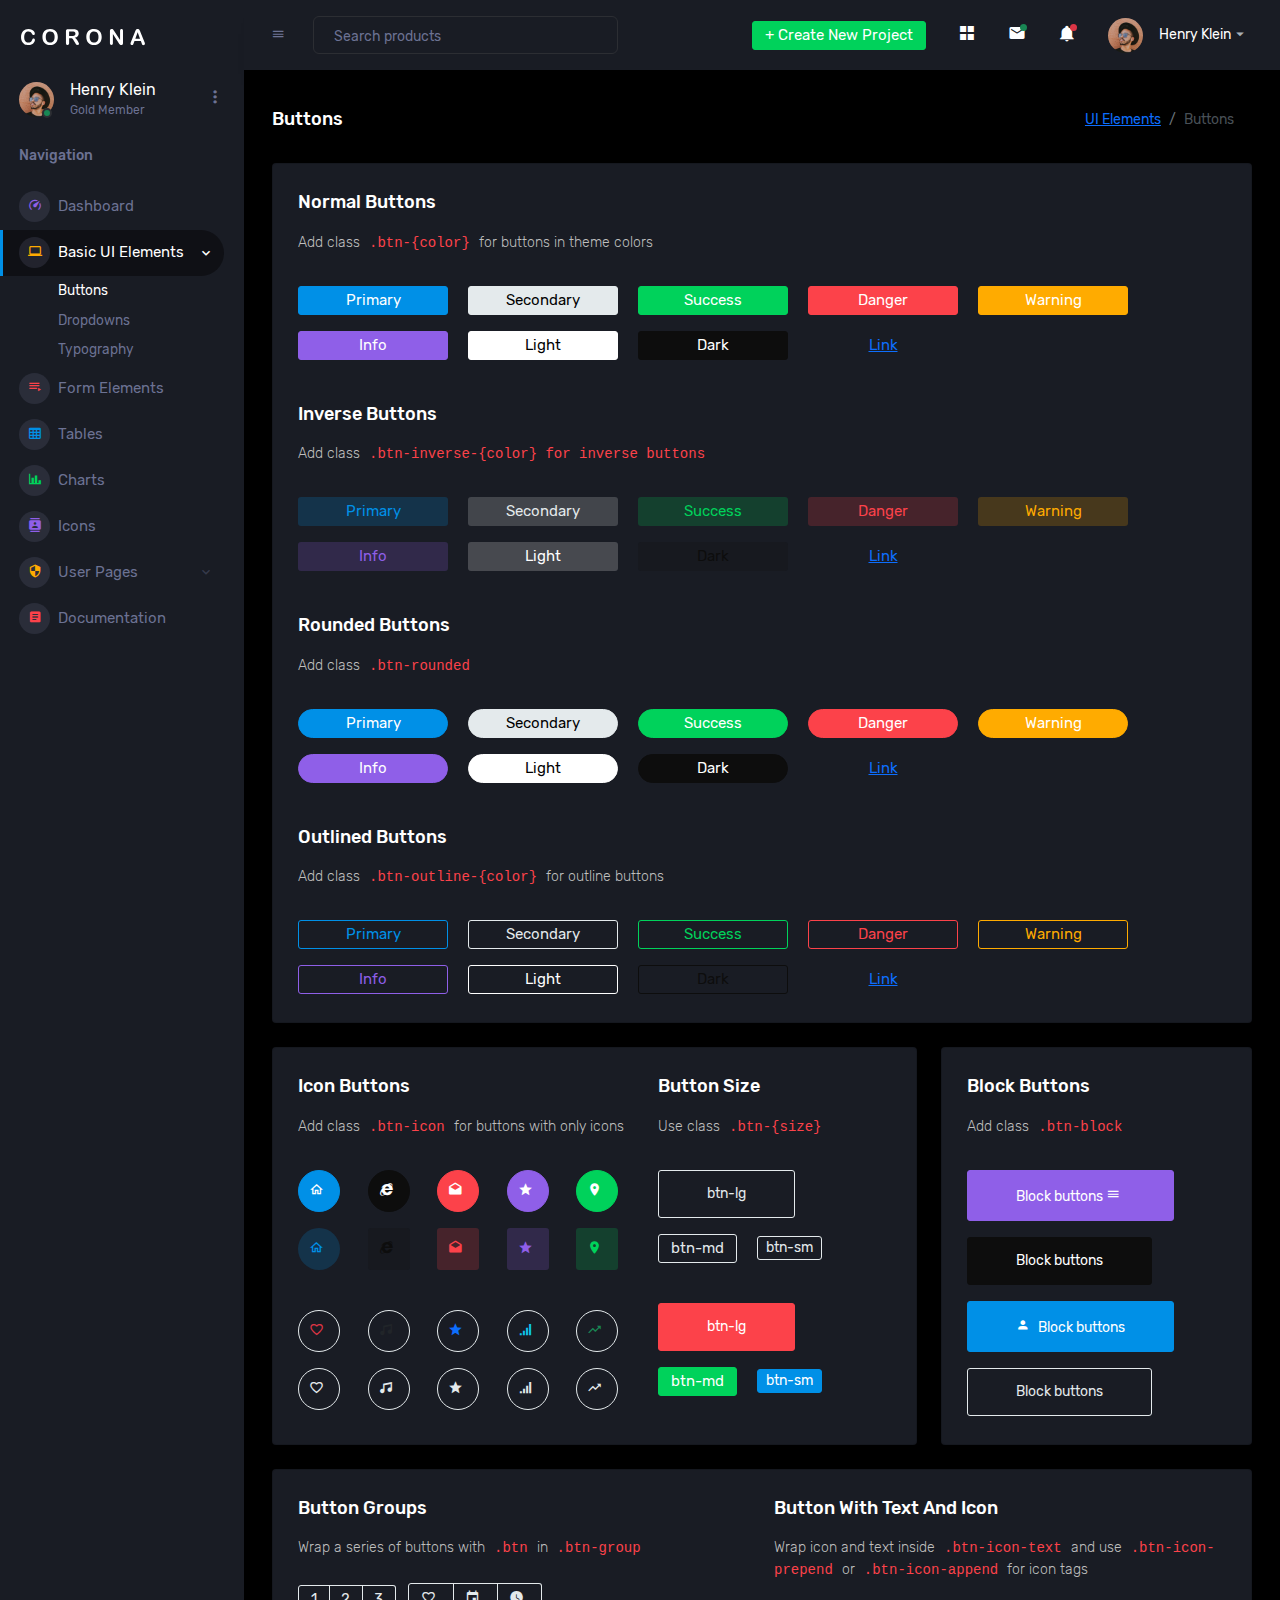
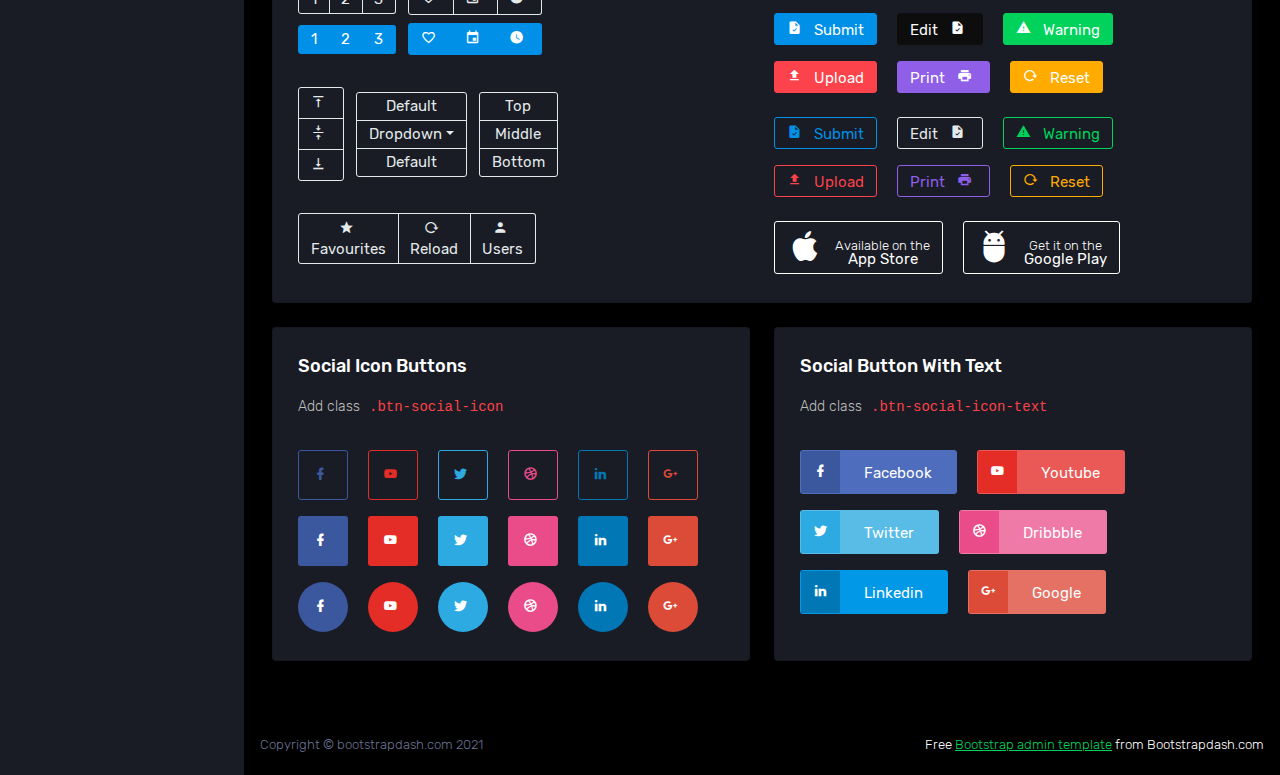
<file: AdminLayer/wwwroot/pages/ui-features/buttons.html>
<!DOCTYPE html>
<html lang="en">
  <head>
    <!-- Required meta tags -->
    <meta charset="utf-8">
    <meta name="viewport" content="width=device-width, initial-scale=1, shrink-to-fit=no">
    <title>Corona Admin</title>
    <!-- plugins:css -->
    <link rel="stylesheet" href="../../assets/vendors/mdi/css/materialdesignicons.min.css">
    <link rel="stylesheet" href="../../assets/vendors/css/vendor.bundle.base.css">
    <!-- endinject -->
    <!-- Plugin css for this page -->
    <!-- End Plugin css for this page -->
    <!-- inject:css -->
    <!-- endinject -->
    <!-- Layout styles -->
    <link rel="stylesheet" href="../../assets/css/style.css">
    <!-- End layout styles -->
    <link rel="shortcut icon" href="../../assets/images/favicon.png" />
  </head>
  <body>
    <div class="container-scroller">
      <!-- partial:../../partials/_sidebar.html -->
      <nav class="sidebar sidebar-offcanvas" id="sidebar">
        <div class="sidebar-brand-wrapper d-none d-lg-flex align-items-center justify-content-center fixed-top">
          <a class="sidebar-brand brand-logo" href="../../index.html"><img src="../../assets/images/logo.svg" alt="logo" /></a>
          <a class="sidebar-brand brand-logo-mini" href="../../index.html"><img src="../../assets/images/logo-mini.svg" alt="logo" /></a>
        </div>
        <ul class="nav">
          <li class="nav-item profile">
            <div class="profile-desc">
              <div class="profile-pic">
                <div class="count-indicator">
                  <img class="img-xs rounded-circle " src="../../assets/images/faces/face15.jpg" alt="">
                  <span class="count bg-success"></span>
                </div>
                <div class="profile-name">
                  <h5 class="mb-0 font-weight-normal">Henry Klein</h5>
                  <span>Gold Member</span>
                </div>
              </div>
              <a href="#" id="profile-dropdown" data-bs-toggle="dropdown"><i class="mdi mdi-dots-vertical"></i></a>
              <div class="dropdown-menu dropdown-menu-right sidebar-dropdown preview-list" aria-labelledby="profile-dropdown">
                <a href="#" class="dropdown-item preview-item">
                  <div class="preview-thumbnail">
                    <div class="preview-icon bg-dark rounded-circle">
                      <i class="mdi mdi-settings text-primary"></i>
                    </div>
                  </div>
                  <div class="preview-item-content">
                    <p class="preview-subject ellipsis mb-1 text-small">Account settings</p>
                  </div>
                </a>
                <div class="dropdown-divider"></div>
                <a href="#" class="dropdown-item preview-item">
                  <div class="preview-thumbnail">
                    <div class="preview-icon bg-dark rounded-circle">
                      <i class="mdi mdi-onepassword  text-info"></i>
                    </div>
                  </div>
                  <div class="preview-item-content">
                    <p class="preview-subject ellipsis mb-1 text-small">Change Password</p>
                  </div>
                </a>
                <div class="dropdown-divider"></div>
                <a href="#" class="dropdown-item preview-item">
                  <div class="preview-thumbnail">
                    <div class="preview-icon bg-dark rounded-circle">
                      <i class="mdi mdi-calendar-today text-success"></i>
                    </div>
                  </div>
                  <div class="preview-item-content">
                    <p class="preview-subject ellipsis mb-1 text-small">To-do list</p>
                  </div>
                </a>
              </div>
            </div>
          </li>
          <li class="nav-item nav-category">
            <span class="nav-link">Navigation</span>
          </li>
          <li class="nav-item menu-items">
            <a class="nav-link" href="../../index.html">
              <span class="menu-icon">
                <i class="mdi mdi-speedometer"></i>
              </span>
              <span class="menu-title">Dashboard</span>
            </a>
          </li>
          <li class="nav-item menu-items">
            <a class="nav-link" data-bs-toggle="collapse" href="#ui-basic" aria-expanded="false" aria-controls="ui-basic">
              <span class="menu-icon">
                <i class="mdi mdi-laptop"></i>
              </span>
              <span class="menu-title">Basic UI Elements</span>
              <i class="menu-arrow"></i>
            </a>
            <div class="collapse" id="ui-basic">
              <ul class="nav flex-column sub-menu">
                <li class="nav-item"> <a class="nav-link" href="../../pages/ui-features/buttons.html">Buttons</a></li>
                <li class="nav-item"> <a class="nav-link" href="../../pages/ui-features/dropdowns.html">Dropdowns</a></li>
                <li class="nav-item"> <a class="nav-link" href="../../pages/ui-features/typography.html">Typography</a></li>
              </ul>
            </div>
          </li>
          <li class="nav-item menu-items">
            <a class="nav-link" href="../../pages/forms/basic_elements.html">
              <span class="menu-icon">
                <i class="mdi mdi-playlist-play"></i>
              </span>
              <span class="menu-title">Form Elements</span>
            </a>
          </li>
          <li class="nav-item menu-items">
            <a class="nav-link" href="../../pages/tables/basic-table.html">
              <span class="menu-icon">
                <i class="mdi mdi-table-large"></i>
              </span>
              <span class="menu-title">Tables</span>
            </a>
          </li>
          <li class="nav-item menu-items">
            <a class="nav-link" href="../../pages/charts/chartjs.html">
              <span class="menu-icon">
                <i class="mdi mdi-chart-bar"></i>
              </span>
              <span class="menu-title">Charts</span>
            </a>
          </li>
          <li class="nav-item menu-items">
            <a class="nav-link" href="../../pages/icons/mdi.html">
              <span class="menu-icon">
                <i class="mdi mdi-contacts"></i>
              </span>
              <span class="menu-title">Icons</span>
            </a>
          </li>
          <li class="nav-item menu-items">
            <a class="nav-link" data-bs-toggle="collapse" href="#auth" aria-expanded="false" aria-controls="auth">
              <span class="menu-icon">
                <i class="mdi mdi-security"></i>
              </span>
              <span class="menu-title">User Pages</span>
              <i class="menu-arrow"></i>
            </a>
            <div class="collapse" id="auth">
              <ul class="nav flex-column sub-menu">
                <li class="nav-item"> <a class="nav-link" href="../../pages/samples/blank-page.html"> Blank Page </a></li>
                <li class="nav-item"> <a class="nav-link" href="../../pages/samples/error-404.html"> 404 </a></li>
                <li class="nav-item"> <a class="nav-link" href="../../pages/samples/error-500.html"> 500 </a></li>
                <li class="nav-item"> <a class="nav-link" href="../../pages/samples/login.html"> Login </a></li>
                <li class="nav-item"> <a class="nav-link" href="../../pages/samples/register.html"> Register </a></li>
              </ul>
            </div>
          </li>
          <li class="nav-item menu-items">
            <a class="nav-link" href="http://www.bootstrapdash.com/demo/corona-free/jquery/documentation/documentation.html">
              <span class="menu-icon">
                <i class="mdi mdi-file-document-box"></i>
              </span>
              <span class="menu-title">Documentation</span>
            </a>
          </li>
        </ul>
      </nav>
      <!-- partial -->
      <div class="container-fluid page-body-wrapper">
        <!-- partial:../../partials/_navbar.html -->
        <nav class="navbar p-0 fixed-top d-flex flex-row">
          <div class="navbar-brand-wrapper d-flex d-lg-none align-items-center justify-content-center">
            <a class="navbar-brand brand-logo-mini" href="../../index.html"><img src="../../assets/images/logo-mini.svg" alt="logo" /></a>
          </div>
          <div class="navbar-menu-wrapper flex-grow d-flex align-items-stretch">
            <button class="navbar-toggler navbar-toggler align-self-center" type="button" data-toggle="minimize">
              <span class="mdi mdi-menu"></span>
            </button>
            <ul class="navbar-nav w-100">
              <li class="nav-item w-100">
                <form class="nav-link mt-2 mt-md-0 d-none d-lg-flex search">
                  <input type="text" class="form-control" placeholder="Search products">
                </form>
              </li>
            </ul>
            <ul class="navbar-nav navbar-nav-right">
              <li class="nav-item dropdown d-none d-lg-block">
                <a class="nav-link btn btn-success create-new-button" id="createbuttonDropdown" data-bs-toggle="dropdown" aria-expanded="false" href="#">+ Create New Project</a>
                <div class="dropdown-menu dropdown-menu-right navbar-dropdown preview-list" aria-labelledby="createbuttonDropdown">
                  <h6 class="p-3 mb-0">Projects</h6>
                  <div class="dropdown-divider"></div>
                  <a class="dropdown-item preview-item">
                    <div class="preview-thumbnail">
                      <div class="preview-icon bg-dark rounded-circle">
                        <i class="mdi mdi-file-outline text-primary"></i>
                      </div>
                    </div>
                    <div class="preview-item-content">
                      <p class="preview-subject ellipsis mb-1">Software Development</p>
                    </div>
                  </a>
                  <div class="dropdown-divider"></div>
                  <a class="dropdown-item preview-item">
                    <div class="preview-thumbnail">
                      <div class="preview-icon bg-dark rounded-circle">
                        <i class="mdi mdi-web text-info"></i>
                      </div>
                    </div>
                    <div class="preview-item-content">
                      <p class="preview-subject ellipsis mb-1">UI Development</p>
                    </div>
                  </a>
                  <div class="dropdown-divider"></div>
                  <a class="dropdown-item preview-item">
                    <div class="preview-thumbnail">
                      <div class="preview-icon bg-dark rounded-circle">
                        <i class="mdi mdi-layers text-danger"></i>
                      </div>
                    </div>
                    <div class="preview-item-content">
                      <p class="preview-subject ellipsis mb-1">Software Testing</p>
                    </div>
                  </a>
                  <div class="dropdown-divider"></div>
                  <p class="p-3 mb-0 text-center">See all projects</p>
                </div>
              </li>
              <li class="nav-item nav-settings d-none d-lg-block">
                <a class="nav-link" href="#">
                  <i class="mdi mdi-view-grid"></i>
                </a>
              </li>
              <li class="nav-item dropdown border-left">
                <a class="nav-link count-indicator dropdown-toggle" id="messageDropdown" href="#" data-bs-toggle="dropdown" aria-expanded="false">
                  <i class="mdi mdi-email"></i>
                  <span class="count bg-success"></span>
                </a>
                <div class="dropdown-menu dropdown-menu-right navbar-dropdown preview-list" aria-labelledby="messageDropdown">
                  <h6 class="p-3 mb-0">Messages</h6>
                  <div class="dropdown-divider"></div>
                  <a class="dropdown-item preview-item">
                    <div class="preview-thumbnail">
                      <img src="../../assets/images/faces/face4.jpg" alt="image" class="rounded-circle profile-pic">
                    </div>
                    <div class="preview-item-content">
                      <p class="preview-subject ellipsis mb-1">Mark send you a message</p>
                      <p class="text-muted mb-0"> 1 Minutes ago </p>
                    </div>
                  </a>
                  <div class="dropdown-divider"></div>
                  <a class="dropdown-item preview-item">
                    <div class="preview-thumbnail">
                      <img src="../../assets/images/faces/face2.jpg" alt="image" class="rounded-circle profile-pic">
                    </div>
                    <div class="preview-item-content">
                      <p class="preview-subject ellipsis mb-1">Cregh send you a message</p>
                      <p class="text-muted mb-0"> 15 Minutes ago </p>
                    </div>
                  </a>
                  <div class="dropdown-divider"></div>
                  <a class="dropdown-item preview-item">
                    <div class="preview-thumbnail">
                      <img src="../../assets/images/faces/face3.jpg" alt="image" class="rounded-circle profile-pic">
                    </div>
                    <div class="preview-item-content">
                      <p class="preview-subject ellipsis mb-1">Profile picture updated</p>
                      <p class="text-muted mb-0"> 18 Minutes ago </p>
                    </div>
                  </a>
                  <div class="dropdown-divider"></div>
                  <p class="p-3 mb-0 text-center">4 new messages</p>
                </div>
              </li>
              <li class="nav-item dropdown border-left">
                <a class="nav-link count-indicator dropdown-toggle" id="notificationDropdown" href="#" data-bs-toggle="dropdown">
                  <i class="mdi mdi-bell"></i>
                  <span class="count bg-danger"></span>
                </a>
                <div class="dropdown-menu dropdown-menu-right navbar-dropdown preview-list" aria-labelledby="notificationDropdown">
                  <h6 class="p-3 mb-0">Notifications</h6>
                  <div class="dropdown-divider"></div>
                  <a class="dropdown-item preview-item">
                    <div class="preview-thumbnail">
                      <div class="preview-icon bg-dark rounded-circle">
                        <i class="mdi mdi-calendar text-success"></i>
                      </div>
                    </div>
                    <div class="preview-item-content">
                      <p class="preview-subject mb-1">Event today</p>
                      <p class="text-muted ellipsis mb-0"> Just a reminder that you have an event today </p>
                    </div>
                  </a>
                  <div class="dropdown-divider"></div>
                  <a class="dropdown-item preview-item">
                    <div class="preview-thumbnail">
                      <div class="preview-icon bg-dark rounded-circle">
                        <i class="mdi mdi-settings text-danger"></i>
                      </div>
                    </div>
                    <div class="preview-item-content">
                      <p class="preview-subject mb-1">Settings</p>
                      <p class="text-muted ellipsis mb-0"> Update dashboard </p>
                    </div>
                  </a>
                  <div class="dropdown-divider"></div>
                  <a class="dropdown-item preview-item">
                    <div class="preview-thumbnail">
                      <div class="preview-icon bg-dark rounded-circle">
                        <i class="mdi mdi-link-variant text-warning"></i>
                      </div>
                    </div>
                    <div class="preview-item-content">
                      <p class="preview-subject mb-1">Launch Admin</p>
                      <p class="text-muted ellipsis mb-0"> New admin wow! </p>
                    </div>
                  </a>
                  <div class="dropdown-divider"></div>
                  <p class="p-3 mb-0 text-center">See all notifications</p>
                </div>
              </li>
              <li class="nav-item dropdown">
                <a class="nav-link" id="profileDropdown" href="#" data-bs-toggle="dropdown">
                  <div class="navbar-profile">
                    <img class="img-xs rounded-circle" src="../../assets/images/faces/face15.jpg" alt="">
                    <p class="mb-0 d-none d-sm-block navbar-profile-name">Henry Klein</p>
                    <i class="mdi mdi-menu-down d-none d-sm-block"></i>
                  </div>
                </a>
                <div class="dropdown-menu dropdown-menu-right navbar-dropdown preview-list" aria-labelledby="profileDropdown">
                  <h6 class="p-3 mb-0">Profile</h6>
                  <div class="dropdown-divider"></div>
                  <a class="dropdown-item preview-item">
                    <div class="preview-thumbnail">
                      <div class="preview-icon bg-dark rounded-circle">
                        <i class="mdi mdi-settings text-success"></i>
                      </div>
                    </div>
                    <div class="preview-item-content">
                      <p class="preview-subject mb-1">Settings</p>
                    </div>
                  </a>
                  <div class="dropdown-divider"></div>
                  <a class="dropdown-item preview-item">
                    <div class="preview-thumbnail">
                      <div class="preview-icon bg-dark rounded-circle">
                        <i class="mdi mdi-logout text-danger"></i>
                      </div>
                    </div>
                    <div class="preview-item-content">
                      <p class="preview-subject mb-1">Log out</p>
                    </div>
                  </a>
                  <div class="dropdown-divider"></div>
                  <p class="p-3 mb-0 text-center">Advanced settings</p>
                </div>
              </li>
            </ul>
            <button class="navbar-toggler navbar-toggler-right d-lg-none align-self-center" type="button" data-toggle="offcanvas">
              <span class="mdi mdi-format-line-spacing"></span>
            </button>
          </div>
        </nav>
        <!-- partial -->
        <div class="main-panel">
          <div class="content-wrapper">
            <div class="page-header">
              <h3 class="page-title"> Buttons </h3>
              <nav aria-label="breadcrumb">
                <ol class="breadcrumb">
                  <li class="breadcrumb-item"><a href="#">UI Elements</a></li>
                  <li class="breadcrumb-item active" aria-current="page">Buttons</li>
                </ol>
              </nav>
            </div>
            <div class="row">
              <div class="col-12 grid-margin stretch-card">
                <div class="card">
                  <div class="card-body">
                    <h4 class="card-title">Normal buttons</h4>
                    <p class="card-description">Add class <code>.btn-{color}</code> for buttons in theme colors</p>
                    <div class="template-demo">
                      <button type="button" class="btn btn-primary btn-fw">Primary</button>
                      <button type="button" class="btn btn-secondary btn-fw">Secondary</button>
                      <button type="button" class="btn btn-success btn-fw">Success</button>
                      <button type="button" class="btn btn-danger btn-fw">Danger</button>
                      <button type="button" class="btn btn-warning btn-fw">Warning</button>
                      <button type="button" class="btn btn-info btn-fw">Info</button>
                      <button type="button" class="btn btn-light btn-fw">Light</button>
                      <button type="button" class="btn btn-dark btn-fw">Dark</button>
                      <button type="button" class="btn btn-link btn-fw">Link</button>
                    </div>
                  </div>
                  <div class="card-body">
                    <h4 class="card-title">Inverse buttons</h4>
                    <p class="card-description">Add class <code>.btn-inverse-{color} for inverse buttons</code></p>
                    <div class="template-demo">
                      <button type="button" class="btn btn-inverse-primary btn-fw">Primary</button>
                      <button type="button" class="btn btn-inverse-secondary btn-fw">Secondary</button>
                      <button type="button" class="btn btn-inverse-success btn-fw">Success</button>
                      <button type="button" class="btn btn-inverse-danger btn-fw">Danger</button>
                      <button type="button" class="btn btn-inverse-warning btn-fw">Warning</button>
                      <button type="button" class="btn btn-inverse-info btn-fw">Info</button>
                      <button type="button" class="btn btn-inverse-light btn-fw">Light</button>
                      <button type="button" class="btn btn-inverse-dark btn-fw">Dark</button>
                      <button type="button" class="btn btn-link btn-fw">Link</button>
                    </div>
                  </div>
                  <div class="card-body">
                    <h4 class="card-title">Rounded buttons</h4>
                    <p class="card-description">Add class <code>.btn-rounded</code></p>
                    <div class="template-demo">
                      <button type="button" class="btn btn-primary btn-rounded btn-fw">Primary</button>
                      <button type="button" class="btn btn-secondary btn-rounded btn-fw">Secondary</button>
                      <button type="button" class="btn btn-success btn-rounded btn-fw">Success</button>
                      <button type="button" class="btn btn-danger btn-rounded btn-fw">Danger</button>
                      <button type="button" class="btn btn-warning btn-rounded btn-fw">Warning</button>
                      <button type="button" class="btn btn-info btn-rounded btn-fw">Info</button>
                      <button type="button" class="btn btn-light btn-rounded btn-fw">Light</button>
                      <button type="button" class="btn btn-dark btn-rounded btn-fw">Dark</button>
                      <button type="button" class="btn btn-link btn-rounded btn-fw">Link</button>
                    </div>
                  </div>
                  <div class="card-body">
                    <h4 class="card-title">Outlined buttons</h4>
                    <p class="card-description">Add class <code>.btn-outline-{color}</code> for outline buttons</p>
                    <div class="template-demo">
                      <button type="button" class="btn btn-outline-primary btn-fw">Primary</button>
                      <button type="button" class="btn btn-outline-secondary btn-fw">Secondary</button>
                      <button type="button" class="btn btn-outline-success btn-fw">Success</button>
                      <button type="button" class="btn btn-outline-danger btn-fw">Danger</button>
                      <button type="button" class="btn btn-outline-warning btn-fw">Warning</button>
                      <button type="button" class="btn btn-outline-info btn-fw">Info</button>
                      <button type="button" class="btn btn-outline-light btn-fw">Light</button>
                      <button type="button" class="btn btn-outline-dark btn-fw">Dark</button>
                      <button type="button" class="btn btn-link btn-fw">Link</button>
                    </div>
                  </div>
                </div>
              </div>
              <div class="col-md-8 grid-margin stretch-card">
                <div class="card">
                  <div class="card-body">
                    <div class="row">
                      <div class="col-md-7">
                        <h4 class="card-title">Icon Buttons</h4>
                        <p class="card-description">Add class <code>.btn-icon</code> for buttons with only icons</p>
                        <div class="template-demo d-flex justify-content-between flex-nowrap">
                          <button type="button" class="btn btn-primary btn-rounded btn-icon">
                            <i class="mdi mdi-home-outline"></i>
                          </button>
                          <button type="button" class="btn btn-dark btn-rounded btn-icon">
                            <i class="mdi mdi-internet-explorer"></i>
                          </button>
                          <button type="button" class="btn btn-danger btn-rounded btn-icon">
                            <i class="mdi mdi-email-open"></i>
                          </button>
                          <button type="button" class="btn btn-info btn-rounded btn-icon">
                            <i class="mdi mdi-star"></i>
                          </button>
                          <button type="button" class="btn btn-success btn-rounded btn-icon">
                            <i class="mdi mdi-map-marker"></i>
                          </button>
                        </div>
                        <div class="template-demo d-flex justify-content-between flex-nowrap">
                          <button type="button" class="btn btn-inverse-primary btn-rounded btn-icon">
                            <i class="mdi mdi-home-outline"></i>
                          </button>
                          <button type="button" class="btn btn-inverse-dark btn-icon">
                            <i class="mdi mdi-internet-explorer"></i>
                          </button>
                          <button type="button" class="btn btn-inverse-danger btn-icon">
                            <i class="mdi mdi-email-open"></i>
                          </button>
                          <button type="button" class="btn btn-inverse-info btn-icon">
                            <i class="mdi mdi-star"></i>
                          </button>
                          <button type="button" class="btn btn-inverse-success btn-icon">
                            <i class="mdi mdi-map-marker"></i>
                          </button>
                        </div>
                        <div class="template-demo d-flex justify-content-between flex-nowrap mt-4">
                          <button type="button" class="btn btn-outline-secondary btn-rounded btn-icon">
                            <i class="mdi mdi-heart-outline text-danger"></i>
                          </button>
                          <button type="button" class="btn btn-outline-secondary btn-rounded btn-icon">
                            <i class="mdi mdi-music text-dark"></i>
                          </button>
                          <button type="button" class="btn btn-outline-secondary btn-rounded btn-icon">
                            <i class="mdi mdi-star text-primary"></i>
                          </button>
                          <button type="button" class="btn btn-outline-secondary btn-rounded btn-icon">
                            <i class="mdi mdi-signal text-info"></i>
                          </button>
                          <button type="button" class="btn btn-outline-secondary btn-rounded btn-icon">
                            <i class="mdi mdi-trending-up text-success"></i>
                          </button>
                        </div>
                        <div class="template-demo d-flex justify-content-between flex-nowrap">
                          <button type="button" class="btn btn-outline-secondary btn-rounded btn-icon">
                            <i class="mdi mdi-heart-outline"></i>
                          </button>
                          <button type="button" class="btn btn-outline-secondary btn-rounded btn-icon">
                            <i class="mdi mdi-music"></i>
                          </button>
                          <button type="button" class="btn btn-outline-secondary btn-rounded btn-icon">
                            <i class="mdi mdi-star"></i>
                          </button>
                          <button type="button" class="btn btn-outline-secondary btn-rounded btn-icon">
                            <i class="mdi mdi-signal"></i>
                          </button>
                          <button type="button" class="btn btn-outline-secondary btn-rounded btn-icon">
                            <i class="mdi mdi-trending-up"></i>
                          </button>
                        </div>
                      </div>
                      <div class="col-md-5">
                        <h4 class="card-title">Button Size</h4>
                        <p class="card-description">Use class <code>.btn-{size}</code></p>
                        <div class="template-demo">
                          <button type="button" class="btn btn-outline-secondary btn-lg">btn-lg</button>
                          <button type="button" class="btn btn-outline-secondary btn-md">btn-md</button>
                          <button type="button" class="btn btn-outline-secondary btn-sm">btn-sm</button>
                        </div>
                        <div class="template-demo mt-4">
                          <button type="button" class="btn btn-danger btn-lg">btn-lg</button>
                          <button type="button" class="btn btn-success btn-md">btn-md</button>
                          <button type="button" class="btn btn-primary btn-sm">btn-sm</button>
                        </div>
                      </div>
                    </div>
                  </div>
                </div>
              </div>
              <div class="col-md-4 grid-margin stretch-card">
                <div class="card">
                  <div class="card-body">
                    <h4 class="card-title">Block buttons</h4>
                    <p class="card-description">Add class <code>.btn-block</code></p>
                    <div class="template-demo">
                      <button type="button" class="btn btn-info btn-lg btn-block">Block buttons <i class="mdi mdi-menu float-right"></i>
                      </button>
                      <button type="button" class="btn btn-dark btn-lg btn-block">Block buttons</button>
                      <button type="button" class="btn btn-primary btn-lg btn-block">
                        <i class="mdi mdi-account"></i> Block buttons </button>
                      <button type="button" class="btn btn-outline-secondary btn-lg btn-block">Block buttons</button>
                    </div>
                  </div>
                </div>
              </div>
              <div class="col-12 grid-margin">
                <div class="card">
                  <div class="card-body">
                    <div class="row">
                      <div class="col-md-6">
                        <h4 class="card-title">Button groups</h4>
                        <p class="card-description">Wrap a series of buttons with <code>.btn</code> in <code>.btn-group</code></p>
                        <div class="template-demo">
                          <div class="btn-group" role="group" aria-label="Basic example">
                            <button type="button" class="btn btn-outline-secondary">1</button>
                            <button type="button" class="btn btn-outline-secondary">2</button>
                            <button type="button" class="btn btn-outline-secondary">3</button>
                          </div>
                          <div class="btn-group" role="group" aria-label="Basic example">
                            <button type="button" class="btn btn-outline-secondary">
                              <i class="mdi mdi-heart-outline"></i>
                            </button>
                            <button type="button" class="btn btn-outline-secondary">
                              <i class="mdi mdi-calendar"></i>
                            </button>
                            <button type="button" class="btn btn-outline-secondary">
                              <i class="mdi mdi-clock"></i>
                            </button>
                          </div>
                        </div>
                        <div class="template-demo">
                          <div class="btn-group" role="group" aria-label="Basic example">
                            <button type="button" class="btn btn-primary">1</button>
                            <button type="button" class="btn btn-primary">2</button>
                            <button type="button" class="btn btn-primary">3</button>
                          </div>
                          <div class="btn-group" role="group" aria-label="Basic example">
                            <button type="button" class="btn btn-primary">
                              <i class="mdi mdi-heart-outline"></i>
                            </button>
                            <button type="button" class="btn btn-primary">
                              <i class="mdi mdi-calendar"></i>
                            </button>
                            <button type="button" class="btn btn-primary">
                              <i class="mdi mdi-clock"></i>
                            </button>
                          </div>
                        </div>
                        <div class="template-demo mt-4">
                          <div class="btn-group-vertical" role="group" aria-label="Basic example">
                            <button type="button" class="btn btn-outline-secondary">
                              <i class="mdi mdi-format-vertical-align-top"></i>
                            </button>
                            <button type="button" class="btn btn-outline-secondary">
                              <i class="mdi mdi-format-vertical-align-center"></i>
                            </button>
                            <button type="button" class="btn btn-outline-secondary">
                              <i class="mdi mdi-format-vertical-align-bottom"></i>
                            </button>
                          </div>
                          <div class="btn-group-vertical" role="group" aria-label="Basic example">
                            <button type="button" class="btn btn-outline-secondary">Default</button>
                            <div class="btn-group">
                              <button type="button" class="btn btn-outline-secondary dropdown-toggle" data-bs-toggle="dropdown">Dropdown</button>
                              <div class="dropdown-menu">
                                <a class="dropdown-item">Go back</a>
                                <a class="dropdown-item">Delete</a>
                                <a class="dropdown-item">Swap</a>
                              </div>
                            </div>
                            <button type="button" class="btn btn-outline-secondary">Default</button>
                          </div>
                          <div class="btn-group-vertical" role="group" aria-label="Basic example">
                            <button type="button" class="btn btn-outline-secondary">Top</button>
                            <button type="button" class="btn btn-outline-secondary">Middle</button>
                            <button type="button" class="btn btn-outline-secondary">Bottom</button>
                          </div>
                        </div>
                        <div class="template-demo mt-4">
                          <div class="btn-group" role="group" aria-label="Basic example">
                            <button type="button" class="btn btn-outline-secondary">
                              <i class="mdi mdi-star d-block mb-1"></i> Favourites </button>
                            <button type="button" class="btn btn-outline-secondary">
                              <i class="mdi mdi-reload d-block mb-1"></i> Reload </button>
                            <button type="button" class="btn btn-outline-secondary">
                              <i class="mdi mdi-account d-block mb-1"></i> Users </button>
                          </div>
                        </div>
                      </div>
                      <div class="col-md-6">
                        <h4 class="card-title">Button with text and icon</h4>
                        <p class="card-description">Wrap icon and text inside <code>.btn-icon-text</code> and use <code>.btn-icon-prepend</code> or <code>.btn-icon-append</code> for icon tags</p>
                        <div class="template-demo">
                          <button type="button" class="btn btn-primary btn-icon-text">
                            <i class="mdi mdi-file-check btn-icon-prepend"></i> Submit </button>
                          <button type="button" class="btn btn-dark btn-icon-text"> Edit <i class="mdi mdi-file-check btn-icon-append"></i>
                          </button>
                          <button type="button" class="btn btn-success btn-icon-text">
                            <i class="mdi mdi-alert btn-icon-prepend"></i> Warning </button>
                        </div>
                        <div class="template-demo">
                          <button type="button" class="btn btn-danger btn-icon-text">
                            <i class="mdi mdi-upload btn-icon-prepend"></i> Upload </button>
                          <button type="button" class="btn btn-info btn-icon-text"> Print <i class="mdi mdi-printer btn-icon-append"></i>
                          </button>
                          <button type="button" class="btn btn-warning btn-icon-text">
                            <i class="mdi mdi-reload btn-icon-prepend"></i> Reset </button>
                        </div>
                        <div class="template-demo mt-2">
                          <button type="button" class="btn btn-outline-primary btn-icon-text">
                            <i class="mdi mdi-file-check btn-icon-prepend"></i> Submit </button>
                          <button type="button" class="btn btn-outline-secondary btn-icon-text"> Edit <i class="mdi mdi-file-check btn-icon-append"></i>
                          </button>
                          <button type="button" class="btn btn-outline-success btn-icon-text">
                            <i class="mdi mdi-alert btn-icon-prepend"></i> Warning </button>
                        </div>
                        <div class="template-demo">
                          <button type="button" class="btn btn-outline-danger btn-icon-text">
                            <i class="mdi mdi-upload btn-icon-prepend"></i> Upload </button>
                          <button type="button" class="btn btn-outline-info btn-icon-text"> Print <i class="mdi mdi-printer btn-icon-append"></i>
                          </button>
                          <button type="button" class="btn btn-outline-warning btn-icon-text">
                            <i class="mdi mdi-reload btn-icon-prepend"></i> Reset </button>
                        </div>
                        <div class="template-demo mt-2">
                          <button class="btn btn-outline-light btn-icon-text">
                            <i class="mdi mdi-apple btn-icon-prepend mdi-36px"></i>
                            <span class="d-inline-block text-left">
                              <small class="font-weight-light d-block">Available on the</small> App Store </span>
                          </button>
                          <button class="btn btn-outline-light btn-icon-text">
                            <i class="mdi mdi-android-debug-bridge btn-icon-prepend mdi-36px"></i>
                            <span class="d-inline-block text-left">
                              <small class="font-weight-light d-block">Get it on the</small> Google Play </span>
                          </button>
                        </div>
                      </div>
                    </div>
                  </div>
                </div>
              </div>
              <div class="col-md-6 grid-margin stretch-card">
                <div class="card">
                  <div class="card-body">
                    <h4 class="card-title">Social Icon Buttons</h4>
                    <p class="card-description">Add class <code>.btn-social-icon</code></p>
                    <div class="template-demo">
                      <button type="button" class="btn btn-social-icon btn-outline-facebook"><i class="mdi mdi-facebook"></i></button>
                      <button type="button" class="btn btn-social-icon btn-outline-youtube"><i class="mdi mdi-youtube"></i></button>
                      <button type="button" class="btn btn-social-icon btn-outline-twitter"><i class="mdi mdi-twitter"></i></button>
                      <button type="button" class="btn btn-social-icon btn-outline-dribbble"><i class="mdi mdi-dribbble"></i></button>
                      <button type="button" class="btn btn-social-icon btn-outline-linkedin"><i class="mdi mdi-linkedin"></i></button>
                      <button type="button" class="btn btn-social-icon btn-outline-google"><i class="mdi mdi-google-plus"></i></button>
                    </div>
                    <div class="template-demo">
                      <button type="button" class="btn btn-social-icon btn-facebook"><i class="mdi mdi-facebook"></i></button>
                      <button type="button" class="btn btn-social-icon btn-youtube"><i class="mdi mdi-youtube"></i></button>
                      <button type="button" class="btn btn-social-icon btn-twitter"><i class="mdi mdi-twitter"></i></button>
                      <button type="button" class="btn btn-social-icon btn-dribbble"><i class="mdi mdi-dribbble"></i></button>
                      <button type="button" class="btn btn-social-icon btn-linkedin"><i class="mdi mdi-linkedin"></i></button>
                      <button type="button" class="btn btn-social-icon btn-google"><i class="mdi mdi-google-plus"></i></button>
                    </div>
                    <div class="template-demo">
                      <button type="button" class="btn btn-social-icon btn-facebook btn-rounded"><i class="mdi mdi-facebook"></i></button>
                      <button type="button" class="btn btn-social-icon btn-youtube btn-rounded"><i class="mdi mdi-youtube"></i></button>
                      <button type="button" class="btn btn-social-icon btn-twitter btn-rounded"><i class="mdi mdi-twitter"></i></button>
                      <button type="button" class="btn btn-social-icon btn-dribbble btn-rounded"><i class="mdi mdi-dribbble"></i></button>
                      <button type="button" class="btn btn-social-icon btn-linkedin btn-rounded"><i class="mdi mdi-linkedin"></i></button>
                      <button type="button" class="btn btn-social-icon btn-google btn-rounded"><i class="mdi mdi-google-plus"></i></button>
                    </div>
                  </div>
                </div>
              </div>
              <div class="col-md-6 grid-margin stretch-card">
                <div class="card">
                  <div class="card-body">
                    <h4 class="card-title">Social button with text</h4>
                    <p class="card-description">Add class <code>.btn-social-icon-text</code></p>
                    <div class="template-demo">
                      <button type="button" class="btn btn-social-icon-text btn-facebook"><i class="mdi mdi-facebook"></i>Facebook</button>
                      <button type="button" class="btn btn-social-icon-text btn-youtube"><i class="mdi mdi-youtube"></i>Youtube</button>
                      <button type="button" class="btn btn-social-icon-text btn-twitter"><i class="mdi mdi-twitter"></i>Twitter</button>
                      <button type="button" class="btn btn-social-icon-text btn-dribbble"><i class="mdi mdi-dribbble"></i>Dribbble</button>
                      <button type="button" class="btn btn-social-icon-text btn-linkedin"><i class="mdi mdi-linkedin"></i>Linkedin</button>
                      <button type="button" class="btn btn-social-icon-text btn-google"><i class="mdi mdi-google-plus"></i>Google</button>
                    </div>
                  </div>
                </div>
              </div>
            </div>
          </div>
          <!-- content-wrapper ends -->
          <!-- partial:../../partials/_footer.html -->
          <footer class="footer">
            <div class="d-sm-flex justify-content-center justify-content-sm-between">
              <span class="text-muted d-block text-center text-sm-left d-sm-inline-block">Copyright © bootstrapdash.com 2021</span>
              <span class="float-none float-sm-right d-block mt-1 mt-sm-0 text-center"> Free <a href="https://www.bootstrapdash.com/bootstrap-admin-template/" target="_blank">Bootstrap admin template</a> from Bootstrapdash.com</span>
            </div>
          </footer>
          <!-- partial -->
        </div>
        <!-- main-panel ends -->
      </div>
      <!-- page-body-wrapper ends -->
    </div>
    <!-- container-scroller -->
    <!-- plugins:js -->
    <script src="../../assets/vendors/js/vendor.bundle.base.js"></script>
    <!-- endinject -->
    <!-- Plugin js for this page -->
    <!-- End plugin js for this page -->
    <!-- inject:js -->
    <script src="../../assets/js/off-canvas.js"></script>
    <script src="../../assets/js/hoverable-collapse.js"></script>
    <script src="../../assets/js/misc.js"></script>
    <script src="../../assets/js/settings.js"></script>
    <script src="../../assets/js/todolist.js"></script>
    <!-- endinject -->
  </body>
</html>
</file>
<file: AdminLayer/wwwroot/assets/vendors/css/vendor.bundle.base.css>
/*
 * Container style
 */
.ps {
  overflow: hidden !important;
  overflow-anchor: none;
  -ms-overflow-style: none;
  touch-action: auto;
  -ms-touch-action: auto;
}

/*
 * Scrollbar rail styles
 */
.ps__rail-x {
  display: none;
  opacity: 0;
  transition: background-color .2s linear, opacity .2s linear;
  -webkit-transition: background-color .2s linear, opacity .2s linear;
  height: 15px;
  /* there must be 'bottom' or 'top' for ps__rail-x */
  bottom: 0px;
  /* please don't change 'position' */
  position: absolute;
}

.ps__rail-y {
  display: none;
  opacity: 0;
  transition: background-color .2s linear, opacity .2s linear;
  -webkit-transition: background-color .2s linear, opacity .2s linear;
  width: 15px;
  /* there must be 'right' or 'left' for ps__rail-y */
  right: 0;
  /* please don't change 'position' */
  position: absolute;
}

.ps--active-x > .ps__rail-x,
.ps--active-y > .ps__rail-y {
  display: block;
  background-color: transparent;
}

.ps:hover > .ps__rail-x,
.ps:hover > .ps__rail-y,
.ps--focus > .ps__rail-x,
.ps--focus > .ps__rail-y,
.ps--scrolling-x > .ps__rail-x,
.ps--scrolling-y > .ps__rail-y {
  opacity: 0.6;
}

.ps .ps__rail-x:hover,
.ps .ps__rail-y:hover,
.ps .ps__rail-x:focus,
.ps .ps__rail-y:focus,
.ps .ps__rail-x.ps--clicking,
.ps .ps__rail-y.ps--clicking {
  background-color: #eee;
  opacity: 0.9;
}

/*
 * Scrollbar thumb styles
 */
.ps__thumb-x {
  background-color: #aaa;
  border-radius: 6px;
  transition: background-color .2s linear, height .2s ease-in-out;
  -webkit-transition: background-color .2s linear, height .2s ease-in-out;
  height: 6px;
  /* there must be 'bottom' for ps__thumb-x */
  bottom: 2px;
  /* please don't change 'position' */
  position: absolute;
}

.ps__thumb-y {
  background-color: #aaa;
  border-radius: 6px;
  transition: background-color .2s linear, width .2s ease-in-out;
  -webkit-transition: background-color .2s linear, width .2s ease-in-out;
  width: 6px;
  /* there must be 'right' for ps__thumb-y */
  right: 2px;
  /* please don't change 'position' */
  position: absolute;
}

.ps__rail-x:hover > .ps__thumb-x,
.ps__rail-x:focus > .ps__thumb-x,
.ps__rail-x.ps--clicking .ps__thumb-x {
  background-color: #999;
  height: 11px;
}

.ps__rail-y:hover > .ps__thumb-y,
.ps__rail-y:focus > .ps__thumb-y,
.ps__rail-y.ps--clicking .ps__thumb-y {
  background-color: #999;
  width: 11px;
}

/* MS supports */
@supports (-ms-overflow-style: none) {
  .ps {
    overflow: auto !important;
  }
}

@media screen and (-ms-high-contrast: active), (-ms-high-contrast: none) {
  .ps {
    overflow: auto !important;
  }
}
</file>
<file: AdminLayer/wwwroot/assets/vendors/flag-icon-css/css/flag-icon.min.css>
.flag-icon-background{background-size:contain;background-position:50%;background-repeat:no-repeat}.flag-icon{background-size:contain;background-position:50%;background-repeat:no-repeat;position:relative;display:inline-block;width:1.33333333em;line-height:1em}.flag-icon:before{content:'\00a0'}.flag-icon.flag-icon-squared{width:1em}.flag-icon-ad{background-image:url(../flags/4x3/ad.svg)}.flag-icon-ad.flag-icon-squared{background-image:url(../flags/1x1/ad.svg)}.flag-icon-ae{background-image:url(../flags/4x3/ae.svg)}.flag-icon-ae.flag-icon-squared{background-image:url(../flags/1x1/ae.svg)}.flag-icon-af{background-image:url(../flags/4x3/af.svg)}.flag-icon-af.flag-icon-squared{background-image:url(../flags/1x1/af.svg)}.flag-icon-ag{background-image:url(../flags/4x3/ag.svg)}.flag-icon-ag.flag-icon-squared{background-image:url(../flags/1x1/ag.svg)}.flag-icon-ai{background-image:url(../flags/4x3/ai.svg)}.flag-icon-ai.flag-icon-squared{background-image:url(../flags/1x1/ai.svg)}.flag-icon-al{background-image:url(../flags/4x3/al.svg)}.flag-icon-al.flag-icon-squared{background-image:url(../flags/1x1/al.svg)}.flag-icon-am{background-image:url(../flags/4x3/am.svg)}.flag-icon-am.flag-icon-squared{background-image:url(../flags/1x1/am.svg)}.flag-icon-ao{background-image:url(../flags/4x3/ao.svg)}.flag-icon-ao.flag-icon-squared{background-image:url(../flags/1x1/ao.svg)}.flag-icon-aq{background-image:url(../flags/4x3/aq.svg)}.flag-icon-aq.flag-icon-squared{background-image:url(../flags/1x1/aq.svg)}.flag-icon-ar{background-image:url(../flags/4x3/ar.svg)}.flag-icon-ar.flag-icon-squared{background-image:url(../flags/1x1/ar.svg)}.flag-icon-as{background-image:url(../flags/4x3/as.svg)}.flag-icon-as.flag-icon-squared{background-image:url(../flags/1x1/as.svg)}.flag-icon-at{background-image:url(../flags/4x3/at.svg)}.flag-icon-at.flag-icon-squared{background-image:url(../flags/1x1/at.svg)}.flag-icon-au{background-image:url(../flags/4x3/au.svg)}.flag-icon-au.flag-icon-squared{background-image:url(../flags/1x1/au.svg)}.flag-icon-aw{background-image:url(../flags/4x3/aw.svg)}.flag-icon-aw.flag-icon-squared{background-image:url(../flags/1x1/aw.svg)}.flag-icon-ax{background-image:url(../flags/4x3/ax.svg)}.flag-icon-ax.flag-icon-squared{background-image:url(../flags/1x1/ax.svg)}.flag-icon-az{background-image:url(../flags/4x3/az.svg)}.flag-icon-az.flag-icon-squared{background-image:url(../flags/1x1/az.svg)}.flag-icon-ba{background-image:url(../flags/4x3/ba.svg)}.flag-icon-ba.flag-icon-squared{background-image:url(../flags/1x1/ba.svg)}.flag-icon-bb{background-image:url(../flags/4x3/bb.svg)}.flag-icon-bb.flag-icon-squared{background-image:url(../flags/1x1/bb.svg)}.flag-icon-bd{background-image:url(../flags/4x3/bd.svg)}.flag-icon-bd.flag-icon-squared{background-image:url(../flags/1x1/bd.svg)}.flag-icon-be{background-image:url(../flags/4x3/be.svg)}.flag-icon-be.flag-icon-squared{background-image:url(../flags/1x1/be.svg)}.flag-icon-bf{background-image:url(../flags/4x3/bf.svg)}.flag-icon-bf.flag-icon-squared{background-image:url(../flags/1x1/bf.svg)}.flag-icon-bg{background-image:url(../flags/4x3/bg.svg)}.flag-icon-bg.flag-icon-squared{background-image:url(../flags/1x1/bg.svg)}.flag-icon-bh{background-image:url(../flags/4x3/bh.svg)}.flag-icon-bh.flag-icon-squared{background-image:url(../flags/1x1/bh.svg)}.flag-icon-bi{background-image:url(../flags/4x3/bi.svg)}.flag-icon-bi.flag-icon-squared{background-image:url(../flags/1x1/bi.svg)}.flag-icon-bj{background-image:url(../flags/4x3/bj.svg)}.flag-icon-bj.flag-icon-squared{background-image:url(../flags/1x1/bj.svg)}.flag-icon-bl{background-image:url(../flags/4x3/bl.svg)}.flag-icon-bl.flag-icon-squared{background-image:url(../flags/1x1/bl.svg)}.flag-icon-bm{background-image:url(../flags/4x3/bm.svg)}.flag-icon-bm.flag-icon-squared{background-image:url(../flags/1x1/bm.svg)}.flag-icon-bn{background-image:url(../flags/4x3/bn.svg)}.flag-icon-bn.flag-icon-squared{background-image:url(../flags/1x1/bn.svg)}.flag-icon-bo{background-image:url(../flags/4x3/bo.svg)}.flag-icon-bo.flag-icon-squared{background-image:url(../flags/1x1/bo.svg)}.flag-icon-bq{background-image:url(../flags/4x3/bq.svg)}.flag-icon-bq.flag-icon-squared{background-image:url(../flags/1x1/bq.svg)}.flag-icon-br{background-image:url(../flags/4x3/br.svg)}.flag-icon-br.flag-icon-squared{background-image:url(../flags/1x1/br.svg)}.flag-icon-bs{background-image:url(../flags/4x3/bs.svg)}.flag-icon-bs.flag-icon-squared{background-image:url(../flags/1x1/bs.svg)}.flag-icon-bt{background-image:url(../flags/4x3/bt.svg)}.flag-icon-bt.flag-icon-squared{background-image:url(../flags/1x1/bt.svg)}.flag-icon-bv{background-image:url(../flags/4x3/bv.svg)}.flag-icon-bv.flag-icon-squared{background-image:url(../flags/1x1/bv.svg)}.flag-icon-bw{background-image:url(../flags/4x3/bw.svg)}.flag-icon-bw.flag-icon-squared{background-image:url(../flags/1x1/bw.svg)}.flag-icon-by{background-image:url(../flags/4x3/by.svg)}.flag-icon-by.flag-icon-squared{background-image:url(../flags/1x1/by.svg)}.flag-icon-bz{background-image:url(../flags/4x3/bz.svg)}.flag-icon-bz.flag-icon-squared{background-image:url(../flags/1x1/bz.svg)}.flag-icon-ca{background-image:url(../flags/4x3/ca.svg)}.flag-icon-ca.flag-icon-squared{background-image:url(../flags/1x1/ca.svg)}.flag-icon-cc{background-image:url(../flags/4x3/cc.svg)}.flag-icon-cc.flag-icon-squared{background-image:url(../flags/1x1/cc.svg)}.flag-icon-cd{background-image:url(../flags/4x3/cd.svg)}.flag-icon-cd.flag-icon-squared{background-image:url(../flags/1x1/cd.svg)}.flag-icon-cf{background-image:url(../flags/4x3/cf.svg)}.flag-icon-cf.flag-icon-squared{background-image:url(../flags/1x1/cf.svg)}.flag-icon-cg{background-image:url(../flags/4x3/cg.svg)}.flag-icon-cg.flag-icon-squared{background-image:url(../flags/1x1/cg.svg)}.flag-icon-ch{background-image:url(../flags/4x3/ch.svg)}.flag-icon-ch.flag-icon-squared{background-image:url(../flags/1x1/ch.svg)}.flag-icon-ci{background-image:url(../flags/4x3/ci.svg)}.flag-icon-ci.flag-icon-squared{background-image:url(../flags/1x1/ci.svg)}.flag-icon-ck{background-image:url(../flags/4x3/ck.svg)}.flag-icon-ck.flag-icon-squared{background-image:url(../flags/1x1/ck.svg)}.flag-icon-cl{background-image:url(../flags/4x3/cl.svg)}.flag-icon-cl.flag-icon-squared{background-image:url(../flags/1x1/cl.svg)}.flag-icon-cm{background-image:url(../flags/4x3/cm.svg)}.flag-icon-cm.flag-icon-squared{background-image:url(../flags/1x1/cm.svg)}.flag-icon-cn{background-image:url(../flags/4x3/cn.svg)}.flag-icon-cn.flag-icon-squared{background-image:url(../flags/1x1/cn.svg)}.flag-icon-co{background-image:url(../flags/4x3/co.svg)}.flag-icon-co.flag-icon-squared{background-image:url(../flags/1x1/co.svg)}.flag-icon-cr{background-image:url(../flags/4x3/cr.svg)}.flag-icon-cr.flag-icon-squared{background-image:url(../flags/1x1/cr.svg)}.flag-icon-cu{background-image:url(../flags/4x3/cu.svg)}.flag-icon-cu.flag-icon-squared{background-image:url(../flags/1x1/cu.svg)}.flag-icon-cv{background-image:url(../flags/4x3/cv.svg)}.flag-icon-cv.flag-icon-squared{background-image:url(../flags/1x1/cv.svg)}.flag-icon-cw{background-image:url(../flags/4x3/cw.svg)}.flag-icon-cw.flag-icon-squared{background-image:url(../flags/1x1/cw.svg)}.flag-icon-cx{background-image:url(../flags/4x3/cx.svg)}.flag-icon-cx.flag-icon-squared{background-image:url(../flags/1x1/cx.svg)}.flag-icon-cy{background-image:url(../flags/4x3/cy.svg)}.flag-icon-cy.flag-icon-squared{background-image:url(../flags/1x1/cy.svg)}.flag-icon-cz{background-image:url(../flags/4x3/cz.svg)}.flag-icon-cz.flag-icon-squared{background-image:url(../flags/1x1/cz.svg)}.flag-icon-de{background-image:url(../flags/4x3/de.svg)}.flag-icon-de.flag-icon-squared{background-image:url(../flags/1x1/de.svg)}.flag-icon-dj{background-image:url(../flags/4x3/dj.svg)}.flag-icon-dj.flag-icon-squared{background-image:url(../flags/1x1/dj.svg)}.flag-icon-dk{background-image:url(../flags/4x3/dk.svg)}.flag-icon-dk.flag-icon-squared{background-image:url(../flags/1x1/dk.svg)}.flag-icon-dm{background-image:url(../flags/4x3/dm.svg)}.flag-icon-dm.flag-icon-squared{background-image:url(../flags/1x1/dm.svg)}.flag-icon-do{background-image:url(../flags/4x3/do.svg)}.flag-icon-do.flag-icon-squared{background-image:url(../flags/1x1/do.svg)}.flag-icon-dz{background-image:url(../flags/4x3/dz.svg)}.flag-icon-dz.flag-icon-squared{background-image:url(../flags/1x1/dz.svg)}.flag-icon-ec{background-image:url(../flags/4x3/ec.svg)}.flag-icon-ec.flag-icon-squared{background-image:url(../flags/1x1/ec.svg)}.flag-icon-ee{background-image:url(../flags/4x3/ee.svg)}.flag-icon-ee.flag-icon-squared{background-image:url(../flags/1x1/ee.svg)}.flag-icon-eg{background-image:url(../flags/4x3/eg.svg)}.flag-icon-eg.flag-icon-squared{background-image:url(../flags/1x1/eg.svg)}.flag-icon-eh{background-image:url(../flags/4x3/eh.svg)}.flag-icon-eh.flag-icon-squared{background-image:url(../flags/1x1/eh.svg)}.flag-icon-er{background-image:url(../flags/4x3/er.svg)}.flag-icon-er.flag-icon-squared{background-image:url(../flags/1x1/er.svg)}.flag-icon-es{background-image:url(../flags/4x3/es.svg)}.flag-icon-es.flag-icon-squared{background-image:url(../flags/1x1/es.svg)}.flag-icon-et{background-image:url(../flags/4x3/et.svg)}.flag-icon-et.flag-icon-squared{background-image:url(../flags/1x1/et.svg)}.flag-icon-fi{background-image:url(../flags/4x3/fi.svg)}.flag-icon-fi.flag-icon-squared{background-image:url(../flags/1x1/fi.svg)}.flag-icon-fj{background-image:url(../flags/4x3/fj.svg)}.flag-icon-fj.flag-icon-squared{background-image:url(../flags/1x1/fj.svg)}.flag-icon-fk{background-image:url(../flags/4x3/fk.svg)}.flag-icon-fk.flag-icon-squared{background-image:url(../flags/1x1/fk.svg)}.flag-icon-fm{background-image:url(../flags/4x3/fm.svg)}.flag-icon-fm.flag-icon-squared{background-image:url(../flags/1x1/fm.svg)}.flag-icon-fo{background-image:url(../flags/4x3/fo.svg)}.flag-icon-fo.flag-icon-squared{background-image:url(../flags/1x1/fo.svg)}.flag-icon-fr{background-image:url(../flags/4x3/fr.svg)}.flag-icon-fr.flag-icon-squared{background-image:url(../flags/1x1/fr.svg)}.flag-icon-ga{background-image:url(../flags/4x3/ga.svg)}.flag-icon-ga.flag-icon-squared{background-image:url(../flags/1x1/ga.svg)}.flag-icon-gb{background-image:url(../flags/4x3/gb.svg)}.flag-icon-gb.flag-icon-squared{background-image:url(../flags/1x1/gb.svg)}.flag-icon-gd{background-image:url(../flags/4x3/gd.svg)}.flag-icon-gd.flag-icon-squared{background-image:url(../flags/1x1/gd.svg)}.flag-icon-ge{background-image:url(../flags/4x3/ge.svg)}.flag-icon-ge.flag-icon-squared{background-image:url(../flags/1x1/ge.svg)}.flag-icon-gf{background-image:url(../flags/4x3/gf.svg)}.flag-icon-gf.flag-icon-squared{background-image:url(../flags/1x1/gf.svg)}.flag-icon-gg{background-image:url(../flags/4x3/gg.svg)}.flag-icon-gg.flag-icon-squared{background-image:url(../flags/1x1/gg.svg)}.flag-icon-gh{background-image:url(../flags/4x3/gh.svg)}.flag-icon-gh.flag-icon-squared{background-image:url(../flags/1x1/gh.svg)}.flag-icon-gi{background-image:url(../flags/4x3/gi.svg)}.flag-icon-gi.flag-icon-squared{background-image:url(../flags/1x1/gi.svg)}.flag-icon-gl{background-image:url(../flags/4x3/gl.svg)}.flag-icon-gl.flag-icon-squared{background-image:url(../flags/1x1/gl.svg)}.flag-icon-gm{background-image:url(../flags/4x3/gm.svg)}.flag-icon-gm.flag-icon-squared{background-image:url(../flags/1x1/gm.svg)}.flag-icon-gn{background-image:url(../flags/4x3/gn.svg)}.flag-icon-gn.flag-icon-squared{background-image:url(../flags/1x1/gn.svg)}.flag-icon-gp{background-image:url(../flags/4x3/gp.svg)}.flag-icon-gp.flag-icon-squared{background-image:url(../flags/1x1/gp.svg)}.flag-icon-gq{background-image:url(../flags/4x3/gq.svg)}.flag-icon-gq.flag-icon-squared{background-image:url(../flags/1x1/gq.svg)}.flag-icon-gr{background-image:url(../flags/4x3/gr.svg)}.flag-icon-gr.flag-icon-squared{background-image:url(../flags/1x1/gr.svg)}.flag-icon-gs{background-image:url(../flags/4x3/gs.svg)}.flag-icon-gs.flag-icon-squared{background-image:url(../flags/1x1/gs.svg)}.flag-icon-gt{background-image:url(../flags/4x3/gt.svg)}.flag-icon-gt.flag-icon-squared{background-image:url(../flags/1x1/gt.svg)}.flag-icon-gu{background-image:url(../flags/4x3/gu.svg)}.flag-icon-gu.flag-icon-squared{background-image:url(../flags/1x1/gu.svg)}.flag-icon-gw{background-image:url(../flags/4x3/gw.svg)}.flag-icon-gw.flag-icon-squared{background-image:url(../flags/1x1/gw.svg)}.flag-icon-gy{background-image:url(../flags/4x3/gy.svg)}.flag-icon-gy.flag-icon-squared{background-image:url(../flags/1x1/gy.svg)}.flag-icon-hk{background-image:url(../flags/4x3/hk.svg)}.flag-icon-hk.flag-icon-squared{background-image:url(../flags/1x1/hk.svg)}.flag-icon-hm{background-image:url(../flags/4x3/hm.svg)}.flag-icon-hm.flag-icon-squared{background-image:url(../flags/1x1/hm.svg)}.flag-icon-hn{background-image:url(../flags/4x3/hn.svg)}.flag-icon-hn.flag-icon-squared{background-image:url(../flags/1x1/hn.svg)}.flag-icon-hr{background-image:url(../flags/4x3/hr.svg)}.flag-icon-hr.flag-icon-squared{background-image:url(../flags/1x1/hr.svg)}.flag-icon-ht{background-image:url(../flags/4x3/ht.svg)}.flag-icon-ht.flag-icon-squared{background-image:url(../flags/1x1/ht.svg)}.flag-icon-hu{background-image:url(../flags/4x3/hu.svg)}.flag-icon-hu.flag-icon-squared{background-image:url(../flags/1x1/hu.svg)}.flag-icon-id{background-image:url(../flags/4x3/id.svg)}.flag-icon-id.flag-icon-squared{background-image:url(../flags/1x1/id.svg)}.flag-icon-ie{background-image:url(../flags/4x3/ie.svg)}.flag-icon-ie.flag-icon-squared{background-image:url(../flags/1x1/ie.svg)}.flag-icon-il{background-image:url(../flags/4x3/il.svg)}.flag-icon-il.flag-icon-squared{background-image:url(../flags/1x1/il.svg)}.flag-icon-im{background-image:url(../flags/4x3/im.svg)}.flag-icon-im.flag-icon-squared{background-image:url(../flags/1x1/im.svg)}.flag-icon-in{background-image:url(../flags/4x3/in.svg)}.flag-icon-in.flag-icon-squared{background-image:url(../flags/1x1/in.svg)}.flag-icon-io{background-image:url(../flags/4x3/io.svg)}.flag-icon-io.flag-icon-squared{background-image:url(../flags/1x1/io.svg)}.flag-icon-iq{background-image:url(../flags/4x3/iq.svg)}.flag-icon-iq.flag-icon-squared{background-image:url(../flags/1x1/iq.svg)}.flag-icon-ir{background-image:url(../flags/4x3/ir.svg)}.flag-icon-ir.flag-icon-squared{background-image:url(../flags/1x1/ir.svg)}.flag-icon-is{background-image:url(../flags/4x3/is.svg)}.flag-icon-is.flag-icon-squared{background-image:url(../flags/1x1/is.svg)}.flag-icon-it{background-image:url(../flags/4x3/it.svg)}.flag-icon-it.flag-icon-squared{background-image:url(../flags/1x1/it.svg)}.flag-icon-je{background-image:url(../flags/4x3/je.svg)}.flag-icon-je.flag-icon-squared{background-image:url(../flags/1x1/je.svg)}.flag-icon-jm{background-image:url(../flags/4x3/jm.svg)}.flag-icon-jm.flag-icon-squared{background-image:url(../flags/1x1/jm.svg)}.flag-icon-jo{background-image:url(../flags/4x3/jo.svg)}.flag-icon-jo.flag-icon-squared{background-image:url(../flags/1x1/jo.svg)}.flag-icon-jp{background-image:url(../flags/4x3/jp.svg)}.flag-icon-jp.flag-icon-squared{background-image:url(../flags/1x1/jp.svg)}.flag-icon-ke{background-image:url(../flags/4x3/ke.svg)}.flag-icon-ke.flag-icon-squared{background-image:url(../flags/1x1/ke.svg)}.flag-icon-kg{background-image:url(../flags/4x3/kg.svg)}.flag-icon-kg.flag-icon-squared{background-image:url(../flags/1x1/kg.svg)}.flag-icon-kh{background-image:url(../flags/4x3/kh.svg)}.flag-icon-kh.flag-icon-squared{background-image:url(../flags/1x1/kh.svg)}.flag-icon-ki{background-image:url(../flags/4x3/ki.svg)}.flag-icon-ki.flag-icon-squared{background-image:url(../flags/1x1/ki.svg)}.flag-icon-km{background-image:url(../flags/4x3/km.svg)}.flag-icon-km.flag-icon-squared{background-image:url(../flags/1x1/km.svg)}.flag-icon-kn{background-image:url(../flags/4x3/kn.svg)}.flag-icon-kn.flag-icon-squared{background-image:url(../flags/1x1/kn.svg)}.flag-icon-kp{background-image:url(../flags/4x3/kp.svg)}.flag-icon-kp.flag-icon-squared{background-image:url(../flags/1x1/kp.svg)}.flag-icon-kr{background-image:url(../flags/4x3/kr.svg)}.flag-icon-kr.flag-icon-squared{background-image:url(../flags/1x1/kr.svg)}.flag-icon-kw{background-image:url(../flags/4x3/kw.svg)}.flag-icon-kw.flag-icon-squared{background-image:url(../flags/1x1/kw.svg)}.flag-icon-ky{background-image:url(../flags/4x3/ky.svg)}.flag-icon-ky.flag-icon-squared{background-image:url(../flags/1x1/ky.svg)}.flag-icon-kz{background-image:url(../flags/4x3/kz.svg)}.flag-icon-kz.flag-icon-squared{background-image:url(../flags/1x1/kz.svg)}.flag-icon-la{background-image:url(../flags/4x3/la.svg)}.flag-icon-la.flag-icon-squared{background-image:url(../flags/1x1/la.svg)}.flag-icon-lb{background-image:url(../flags/4x3/lb.svg)}.flag-icon-lb.flag-icon-squared{background-image:url(../flags/1x1/lb.svg)}.flag-icon-lc{background-image:url(../flags/4x3/lc.svg)}.flag-icon-lc.flag-icon-squared{background-image:url(../flags/1x1/lc.svg)}.flag-icon-li{background-image:url(../flags/4x3/li.svg)}.flag-icon-li.flag-icon-squared{background-image:url(../flags/1x1/li.svg)}.flag-icon-lk{background-image:url(../flags/4x3/lk.svg)}.flag-icon-lk.flag-icon-squared{background-image:url(../flags/1x1/lk.svg)}.flag-icon-lr{background-image:url(../flags/4x3/lr.svg)}.flag-icon-lr.flag-icon-squared{background-image:url(../flags/1x1/lr.svg)}.flag-icon-ls{background-image:url(../flags/4x3/ls.svg)}.flag-icon-ls.flag-icon-squared{background-image:url(../flags/1x1/ls.svg)}.flag-icon-lt{background-image:url(../flags/4x3/lt.svg)}.flag-icon-lt.flag-icon-squared{background-image:url(../flags/1x1/lt.svg)}.flag-icon-lu{background-image:url(../flags/4x3/lu.svg)}.flag-icon-lu.flag-icon-squared{background-image:url(../flags/1x1/lu.svg)}.flag-icon-lv{background-image:url(../flags/4x3/lv.svg)}.flag-icon-lv.flag-icon-squared{background-image:url(../flags/1x1/lv.svg)}.flag-icon-ly{background-image:url(../flags/4x3/ly.svg)}.flag-icon-ly.flag-icon-squared{background-image:url(../flags/1x1/ly.svg)}.flag-icon-ma{background-image:url(../flags/4x3/ma.svg)}.flag-icon-ma.flag-icon-squared{background-image:url(../flags/1x1/ma.svg)}.flag-icon-mc{background-image:url(../flags/4x3/mc.svg)}.flag-icon-mc.flag-icon-squared{background-image:url(../flags/1x1/mc.svg)}.flag-icon-md{background-image:url(../flags/4x3/md.svg)}.flag-icon-md.flag-icon-squared{background-image:url(../flags/1x1/md.svg)}.flag-icon-me{background-image:url(../flags/4x3/me.svg)}.flag-icon-me.flag-icon-squared{background-image:url(../flags/1x1/me.svg)}.flag-icon-mf{background-image:url(../flags/4x3/mf.svg)}.flag-icon-mf.flag-icon-squared{background-image:url(../flags/1x1/mf.svg)}.flag-icon-mg{background-image:url(../flags/4x3/mg.svg)}.flag-icon-mg.flag-icon-squared{background-image:url(../flags/1x1/mg.svg)}.flag-icon-mh{background-image:url(../flags/4x3/mh.svg)}.flag-icon-mh.flag-icon-squared{background-image:url(../flags/1x1/mh.svg)}.flag-icon-mk{background-image:url(../flags/4x3/mk.svg)}.flag-icon-mk.flag-icon-squared{background-image:url(../flags/1x1/mk.svg)}.flag-icon-ml{background-image:url(../flags/4x3/ml.svg)}.flag-icon-ml.flag-icon-squared{background-image:url(../flags/1x1/ml.svg)}.flag-icon-mm{background-image:url(../flags/4x3/mm.svg)}.flag-icon-mm.flag-icon-squared{background-image:url(../flags/1x1/mm.svg)}.flag-icon-mn{background-image:url(../flags/4x3/mn.svg)}.flag-icon-mn.flag-icon-squared{background-image:url(../flags/1x1/mn.svg)}.flag-icon-mo{background-image:url(../flags/4x3/mo.svg)}.flag-icon-mo.flag-icon-squared{background-image:url(../flags/1x1/mo.svg)}.flag-icon-mp{background-image:url(../flags/4x3/mp.svg)}.flag-icon-mp.flag-icon-squared{background-image:url(../flags/1x1/mp.svg)}.flag-icon-mq{background-image:url(../flags/4x3/mq.svg)}.flag-icon-mq.flag-icon-squared{background-image:url(../flags/1x1/mq.svg)}.flag-icon-mr{background-image:url(../flags/4x3/mr.svg)}.flag-icon-mr.flag-icon-squared{background-image:url(../flags/1x1/mr.svg)}.flag-icon-ms{background-image:url(../flags/4x3/ms.svg)}.flag-icon-ms.flag-icon-squared{background-image:url(../flags/1x1/ms.svg)}.flag-icon-mt{background-image:url(../flags/4x3/mt.svg)}.flag-icon-mt.flag-icon-squared{background-image:url(../flags/1x1/mt.svg)}.flag-icon-mu{background-image:url(../flags/4x3/mu.svg)}.flag-icon-mu.flag-icon-squared{background-image:url(../flags/1x1/mu.svg)}.flag-icon-mv{background-image:url(../flags/4x3/mv.svg)}.flag-icon-mv.flag-icon-squared{background-image:url(../flags/1x1/mv.svg)}.flag-icon-mw{background-image:url(../flags/4x3/mw.svg)}.flag-icon-mw.flag-icon-squared{background-image:url(../flags/1x1/mw.svg)}.flag-icon-mx{background-image:url(../flags/4x3/mx.svg)}.flag-icon-mx.flag-icon-squared{background-image:url(../flags/1x1/mx.svg)}.flag-icon-my{background-image:url(../flags/4x3/my.svg)}.flag-icon-my.flag-icon-squared{background-image:url(../flags/1x1/my.svg)}.flag-icon-mz{background-image:url(../flags/4x3/mz.svg)}.flag-icon-mz.flag-icon-squared{background-image:url(../flags/1x1/mz.svg)}.flag-icon-na{background-image:url(../flags/4x3/na.svg)}.flag-icon-na.flag-icon-squared{background-image:url(../flags/1x1/na.svg)}.flag-icon-nc{background-image:url(../flags/4x3/nc.svg)}.flag-icon-nc.flag-icon-squared{background-image:url(../flags/1x1/nc.svg)}.flag-icon-ne{background-image:url(../flags/4x3/ne.svg)}.flag-icon-ne.flag-icon-squared{background-image:url(../flags/1x1/ne.svg)}.flag-icon-nf{background-image:url(../flags/4x3/nf.svg)}.flag-icon-nf.flag-icon-squared{background-image:url(../flags/1x1/nf.svg)}.flag-icon-ng{background-image:url(../flags/4x3/ng.svg)}.flag-icon-ng.flag-icon-squared{background-image:url(../flags/1x1/ng.svg)}.flag-icon-ni{background-image:url(../flags/4x3/ni.svg)}.flag-icon-ni.flag-icon-squared{background-image:url(../flags/1x1/ni.svg)}.flag-icon-nl{background-image:url(../flags/4x3/nl.svg)}.flag-icon-nl.flag-icon-squared{background-image:url(../flags/1x1/nl.svg)}.flag-icon-no{background-image:url(../flags/4x3/no.svg)}.flag-icon-no.flag-icon-squared{background-image:url(../flags/1x1/no.svg)}.flag-icon-np{background-image:url(../flags/4x3/np.svg)}.flag-icon-np.flag-icon-squared{background-image:url(../flags/1x1/np.svg)}.flag-icon-nr{background-image:url(../flags/4x3/nr.svg)}.flag-icon-nr.flag-icon-squared{background-image:url(../flags/1x1/nr.svg)}.flag-icon-nu{background-image:url(../flags/4x3/nu.svg)}.flag-icon-nu.flag-icon-squared{background-image:url(../flags/1x1/nu.svg)}.flag-icon-nz{background-image:url(../flags/4x3/nz.svg)}.flag-icon-nz.flag-icon-squared{background-image:url(../flags/1x1/nz.svg)}.flag-icon-om{background-image:url(../flags/4x3/om.svg)}.flag-icon-om.flag-icon-squared{background-image:url(../flags/1x1/om.svg)}.flag-icon-pa{background-image:url(../flags/4x3/pa.svg)}.flag-icon-pa.flag-icon-squared{background-image:url(../flags/1x1/pa.svg)}.flag-icon-pe{background-image:url(../flags/4x3/pe.svg)}.flag-icon-pe.flag-icon-squared{background-image:url(../flags/1x1/pe.svg)}.flag-icon-pf{background-image:url(../flags/4x3/pf.svg)}.flag-icon-pf.flag-icon-squared{background-image:url(../flags/1x1/pf.svg)}.flag-icon-pg{background-image:url(../flags/4x3/pg.svg)}.flag-icon-pg.flag-icon-squared{background-image:url(../flags/1x1/pg.svg)}.flag-icon-ph{background-image:url(../flags/4x3/ph.svg)}.flag-icon-ph.flag-icon-squared{background-image:url(../flags/1x1/ph.svg)}.flag-icon-pk{background-image:url(../flags/4x3/pk.svg)}.flag-icon-pk.flag-icon-squared{background-image:url(../flags/1x1/pk.svg)}.flag-icon-pl{background-image:url(../flags/4x3/pl.svg)}.flag-icon-pl.flag-icon-squared{background-image:url(../flags/1x1/pl.svg)}.flag-icon-pm{background-image:url(../flags/4x3/pm.svg)}.flag-icon-pm.flag-icon-squared{background-image:url(../flags/1x1/pm.svg)}.flag-icon-pn{background-image:url(../flags/4x3/pn.svg)}.flag-icon-pn.flag-icon-squared{background-image:url(../flags/1x1/pn.svg)}.flag-icon-pr{background-image:url(../flags/4x3/pr.svg)}.flag-icon-pr.flag-icon-squared{background-image:url(../flags/1x1/pr.svg)}.flag-icon-ps{background-image:url(../flags/4x3/ps.svg)}.flag-icon-ps.flag-icon-squared{background-image:url(../flags/1x1/ps.svg)}.flag-icon-pt{background-image:url(../flags/4x3/pt.svg)}.flag-icon-pt.flag-icon-squared{background-image:url(../flags/1x1/pt.svg)}.flag-icon-pw{background-image:url(../flags/4x3/pw.svg)}.flag-icon-pw.flag-icon-squared{background-image:url(../flags/1x1/pw.svg)}.flag-icon-py{background-image:url(../flags/4x3/py.svg)}.flag-icon-py.flag-icon-squared{background-image:url(../flags/1x1/py.svg)}.flag-icon-qa{background-image:url(../flags/4x3/qa.svg)}.flag-icon-qa.flag-icon-squared{background-image:url(../flags/1x1/qa.svg)}.flag-icon-re{background-image:url(../flags/4x3/re.svg)}.flag-icon-re.flag-icon-squared{background-image:url(../flags/1x1/re.svg)}.flag-icon-ro{background-image:url(../flags/4x3/ro.svg)}.flag-icon-ro.flag-icon-squared{background-image:url(../flags/1x1/ro.svg)}.flag-icon-rs{background-image:url(../flags/4x3/rs.svg)}.flag-icon-rs.flag-icon-squared{background-image:url(../flags/1x1/rs.svg)}.flag-icon-ru{background-image:url(../flags/4x3/ru.svg)}.flag-icon-ru.flag-icon-squared{background-image:url(../flags/1x1/ru.svg)}.flag-icon-rw{background-image:url(../flags/4x3/rw.svg)}.flag-icon-rw.flag-icon-squared{background-image:url(../flags/1x1/rw.svg)}.flag-icon-sa{background-image:url(../flags/4x3/sa.svg)}.flag-icon-sa.flag-icon-squared{background-image:url(../flags/1x1/sa.svg)}.flag-icon-sb{background-image:url(../flags/4x3/sb.svg)}.flag-icon-sb.flag-icon-squared{background-image:url(../flags/1x1/sb.svg)}.flag-icon-sc{background-image:url(../flags/4x3/sc.svg)}.flag-icon-sc.flag-icon-squared{background-image:url(../flags/1x1/sc.svg)}.flag-icon-sd{background-image:url(../flags/4x3/sd.svg)}.flag-icon-sd.flag-icon-squared{background-image:url(../flags/1x1/sd.svg)}.flag-icon-se{background-image:url(../flags/4x3/se.svg)}.flag-icon-se.flag-icon-squared{background-image:url(../flags/1x1/se.svg)}.flag-icon-sg{background-image:url(../flags/4x3/sg.svg)}.flag-icon-sg.flag-icon-squared{background-image:url(../flags/1x1/sg.svg)}.flag-icon-sh{background-image:url(../flags/4x3/sh.svg)}.flag-icon-sh.flag-icon-squared{background-image:url(../flags/1x1/sh.svg)}.flag-icon-si{background-image:url(../flags/4x3/si.svg)}.flag-icon-si.flag-icon-squared{background-image:url(../flags/1x1/si.svg)}.flag-icon-sj{background-image:url(../flags/4x3/sj.svg)}.flag-icon-sj.flag-icon-squared{background-image:url(../flags/1x1/sj.svg)}.flag-icon-sk{background-image:url(../flags/4x3/sk.svg)}.flag-icon-sk.flag-icon-squared{background-image:url(../flags/1x1/sk.svg)}.flag-icon-sl{background-image:url(../flags/4x3/sl.svg)}.flag-icon-sl.flag-icon-squared{background-image:url(../flags/1x1/sl.svg)}.flag-icon-sm{background-image:url(../flags/4x3/sm.svg)}.flag-icon-sm.flag-icon-squared{background-image:url(../flags/1x1/sm.svg)}.flag-icon-sn{background-image:url(../flags/4x3/sn.svg)}.flag-icon-sn.flag-icon-squared{background-image:url(../flags/1x1/sn.svg)}.flag-icon-so{background-image:url(../flags/4x3/so.svg)}.flag-icon-so.flag-icon-squared{background-image:url(../flags/1x1/so.svg)}.flag-icon-sr{background-image:url(../flags/4x3/sr.svg)}.flag-icon-sr.flag-icon-squared{background-image:url(../flags/1x1/sr.svg)}.flag-icon-ss{background-image:url(../flags/4x3/ss.svg)}.flag-icon-ss.flag-icon-squared{background-image:url(../flags/1x1/ss.svg)}.flag-icon-st{background-image:url(../flags/4x3/st.svg)}.flag-icon-st.flag-icon-squared{background-image:url(../flags/1x1/st.svg)}.flag-icon-sv{background-image:url(../flags/4x3/sv.svg)}.flag-icon-sv.flag-icon-squared{background-image:url(../flags/1x1/sv.svg)}.flag-icon-sx{background-image:url(../flags/4x3/sx.svg)}.flag-icon-sx.flag-icon-squared{background-image:url(../flags/1x1/sx.svg)}.flag-icon-sy{background-image:url(../flags/4x3/sy.svg)}.flag-icon-sy.flag-icon-squared{background-image:url(../flags/1x1/sy.svg)}.flag-icon-sz{background-image:url(../flags/4x3/sz.svg)}.flag-icon-sz.flag-icon-squared{background-image:url(../flags/1x1/sz.svg)}.flag-icon-tc{background-image:url(../flags/4x3/tc.svg)}.flag-icon-tc.flag-icon-squared{background-image:url(../flags/1x1/tc.svg)}.flag-icon-td{background-image:url(../flags/4x3/td.svg)}.flag-icon-td.flag-icon-squared{background-image:url(../flags/1x1/td.svg)}.flag-icon-tf{background-image:url(../flags/4x3/tf.svg)}.flag-icon-tf.flag-icon-squared{background-image:url(../flags/1x1/tf.svg)}.flag-icon-tg{background-image:url(../flags/4x3/tg.svg)}.flag-icon-tg.flag-icon-squared{background-image:url(../flags/1x1/tg.svg)}.flag-icon-th{background-image:url(../flags/4x3/th.svg)}.flag-icon-th.flag-icon-squared{background-image:url(../flags/1x1/th.svg)}.flag-icon-tj{background-image:url(../flags/4x3/tj.svg)}.flag-icon-tj.flag-icon-squared{background-image:url(../flags/1x1/tj.svg)}.flag-icon-tk{background-image:url(../flags/4x3/tk.svg)}.flag-icon-tk.flag-icon-squared{background-image:url(../flags/1x1/tk.svg)}.flag-icon-tl{background-image:url(../flags/4x3/tl.svg)}.flag-icon-tl.flag-icon-squared{background-image:url(../flags/1x1/tl.svg)}.flag-icon-tm{background-image:url(../flags/4x3/tm.svg)}.flag-icon-tm.flag-icon-squared{background-image:url(../flags/1x1/tm.svg)}.flag-icon-tn{background-image:url(../flags/4x3/tn.svg)}.flag-icon-tn.flag-icon-squared{background-image:url(../flags/1x1/tn.svg)}.flag-icon-to{background-image:url(../flags/4x3/to.svg)}.flag-icon-to.flag-icon-squared{background-image:url(../flags/1x1/to.svg)}.flag-icon-tr{background-image:url(../flags/4x3/tr.svg)}.flag-icon-tr.flag-icon-squared{background-image:url(../flags/1x1/tr.svg)}.flag-icon-tt{background-image:url(../flags/4x3/tt.svg)}.flag-icon-tt.flag-icon-squared{background-image:url(../flags/1x1/tt.svg)}.flag-icon-tv{background-image:url(../flags/4x3/tv.svg)}.flag-icon-tv.flag-icon-squared{background-image:url(../flags/1x1/tv.svg)}.flag-icon-tw{background-image:url(../flags/4x3/tw.svg)}.flag-icon-tw.flag-icon-squared{background-image:url(../flags/1x1/tw.svg)}.flag-icon-tz{background-image:url(../flags/4x3/tz.svg)}.flag-icon-tz.flag-icon-squared{background-image:url(../flags/1x1/tz.svg)}.flag-icon-ua{background-image:url(../flags/4x3/ua.svg)}.flag-icon-ua.flag-icon-squared{background-image:url(../flags/1x1/ua.svg)}.flag-icon-ug{background-image:url(../flags/4x3/ug.svg)}.flag-icon-ug.flag-icon-squared{background-image:url(../flags/1x1/ug.svg)}.flag-icon-um{background-image:url(../flags/4x3/um.svg)}.flag-icon-um.flag-icon-squared{background-image:url(../flags/1x1/um.svg)}.flag-icon-us{background-image:url(../flags/4x3/us.svg)}.flag-icon-us.flag-icon-squared{background-image:url(../flags/1x1/us.svg)}.flag-icon-uy{background-image:url(../flags/4x3/uy.svg)}.flag-icon-uy.flag-icon-squared{background-image:url(../flags/1x1/uy.svg)}.flag-icon-uz{background-image:url(../flags/4x3/uz.svg)}.flag-icon-uz.flag-icon-squared{background-image:url(../flags/1x1/uz.svg)}.flag-icon-va{background-image:url(../flags/4x3/va.svg)}.flag-icon-va.flag-icon-squared{background-image:url(../flags/1x1/va.svg)}.flag-icon-vc{background-image:url(../flags/4x3/vc.svg)}.flag-icon-vc.flag-icon-squared{background-image:url(../flags/1x1/vc.svg)}.flag-icon-ve{background-image:url(../flags/4x3/ve.svg)}.flag-icon-ve.flag-icon-squared{background-image:url(../flags/1x1/ve.svg)}.flag-icon-vg{background-image:url(../flags/4x3/vg.svg)}.flag-icon-vg.flag-icon-squared{background-image:url(../flags/1x1/vg.svg)}.flag-icon-vi{background-image:url(../flags/4x3/vi.svg)}.flag-icon-vi.flag-icon-squared{background-image:url(../flags/1x1/vi.svg)}.flag-icon-vn{background-image:url(../flags/4x3/vn.svg)}.flag-icon-vn.flag-icon-squared{background-image:url(../flags/1x1/vn.svg)}.flag-icon-vu{background-image:url(../flags/4x3/vu.svg)}.flag-icon-vu.flag-icon-squared{background-image:url(../flags/1x1/vu.svg)}.flag-icon-wf{background-image:url(../flags/4x3/wf.svg)}.flag-icon-wf.flag-icon-squared{background-image:url(../flags/1x1/wf.svg)}.flag-icon-ws{background-image:url(../flags/4x3/ws.svg)}.flag-icon-ws.flag-icon-squared{background-image:url(../flags/1x1/ws.svg)}.flag-icon-ye{background-image:url(../flags/4x3/ye.svg)}.flag-icon-ye.flag-icon-squared{background-image:url(../flags/1x1/ye.svg)}.flag-icon-yt{background-image:url(../flags/4x3/yt.svg)}.flag-icon-yt.flag-icon-squared{background-image:url(../flags/1x1/yt.svg)}.flag-icon-za{background-image:url(../flags/4x3/za.svg)}.flag-icon-za.flag-icon-squared{background-image:url(../flags/1x1/za.svg)}.flag-icon-zm{background-image:url(../flags/4x3/zm.svg)}.flag-icon-zm.flag-icon-squared{background-image:url(../flags/1x1/zm.svg)}.flag-icon-zw{background-image:url(../flags/4x3/zw.svg)}.flag-icon-zw.flag-icon-squared{background-image:url(../flags/1x1/zw.svg)}.flag-icon-es-ca{background-image:url(../flags/4x3/es-ca.svg)}.flag-icon-es-ca.flag-icon-squared{background-image:url(../flags/1x1/es-ca.svg)}.flag-icon-es-ga{background-image:url(../flags/4x3/es-ga.svg)}.flag-icon-es-ga.flag-icon-squared{background-image:url(../flags/1x1/es-ga.svg)}.flag-icon-eu{background-image:url(../flags/4x3/eu.svg)}.flag-icon-eu.flag-icon-squared{background-image:url(../flags/1x1/eu.svg)}.flag-icon-gb-eng{background-image:url(../flags/4x3/gb-eng.svg)}.flag-icon-gb-eng.flag-icon-squared{background-image:url(../flags/1x1/gb-eng.svg)}.flag-icon-gb-nir{background-image:url(../flags/4x3/gb-nir.svg)}.flag-icon-gb-nir.flag-icon-squared{background-image:url(../flags/1x1/gb-nir.svg)}.flag-icon-gb-sct{background-image:url(../flags/4x3/gb-sct.svg)}.flag-icon-gb-sct.flag-icon-squared{background-image:url(../flags/1x1/gb-sct.svg)}.flag-icon-gb-wls{background-image:url(../flags/4x3/gb-wls.svg)}.flag-icon-gb-wls.flag-icon-squared{background-image:url(../flags/1x1/gb-wls.svg)}.flag-icon-un{background-image:url(../flags/4x3/un.svg)}.flag-icon-un.flag-icon-squared{background-image:url(../flags/1x1/un.svg)}.flag-icon-xk{background-image:url(../flags/4x3/xk.svg)}.flag-icon-xk.flag-icon-squared{background-image:url(../flags/1x1/xk.svg)}
</file>
